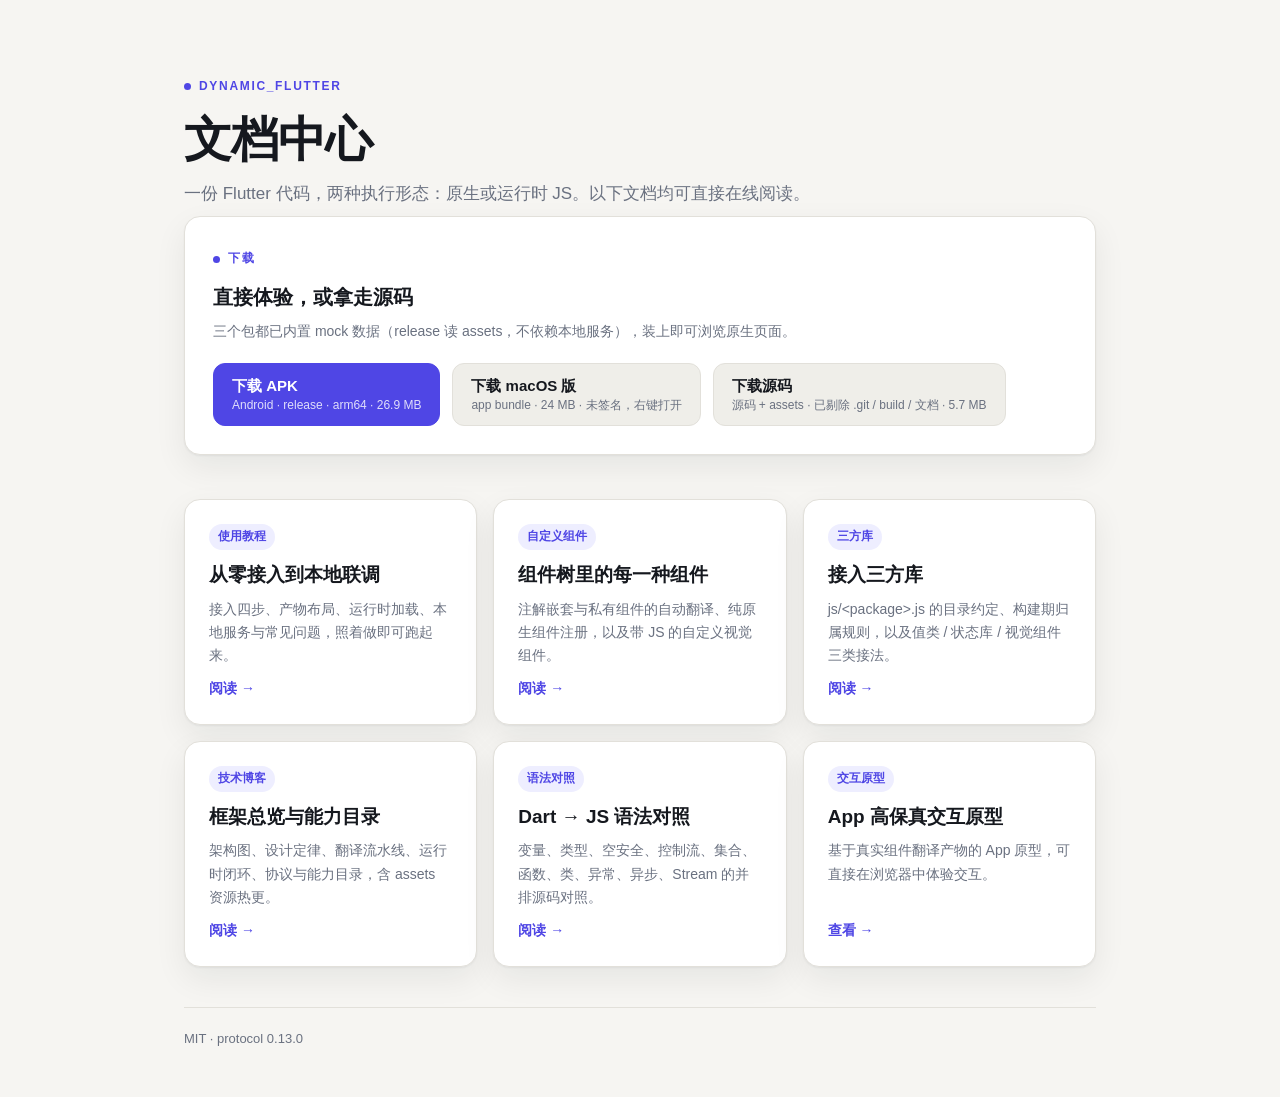
<file: docs/index.html>
<!DOCTYPE html>
<html lang="zh-CN">
<head>
<meta charset="utf-8">
<meta name="viewport" content="width=device-width, initial-scale=1">
<title>dynamic_flutter · 文档中心</title>
<meta http-equiv="refresh" content="0; url=blog/index.html">
<link rel="canonical" href="blog/index.html">
<style>
  :root{color-scheme:light dark}
  body{
    margin:0;min-height:100vh;display:grid;place-items:center;background:#f6f5f2;color:#15181e;
    font:16px/1.6 -apple-system,BlinkMacSystemFont,"Segoe UI","PingFang SC","Microsoft YaHei",sans-serif;
  }
  @media (prefers-color-scheme:dark){body{background:#0f1115;color:#eef0f4}}
  a{color:#4f46e5}
</style>
</head>
<body>
  <p>正在进入 <a href="blog/index.html">dynamic_flutter 文档中心</a>…</p>
</body>
</html>
</file>
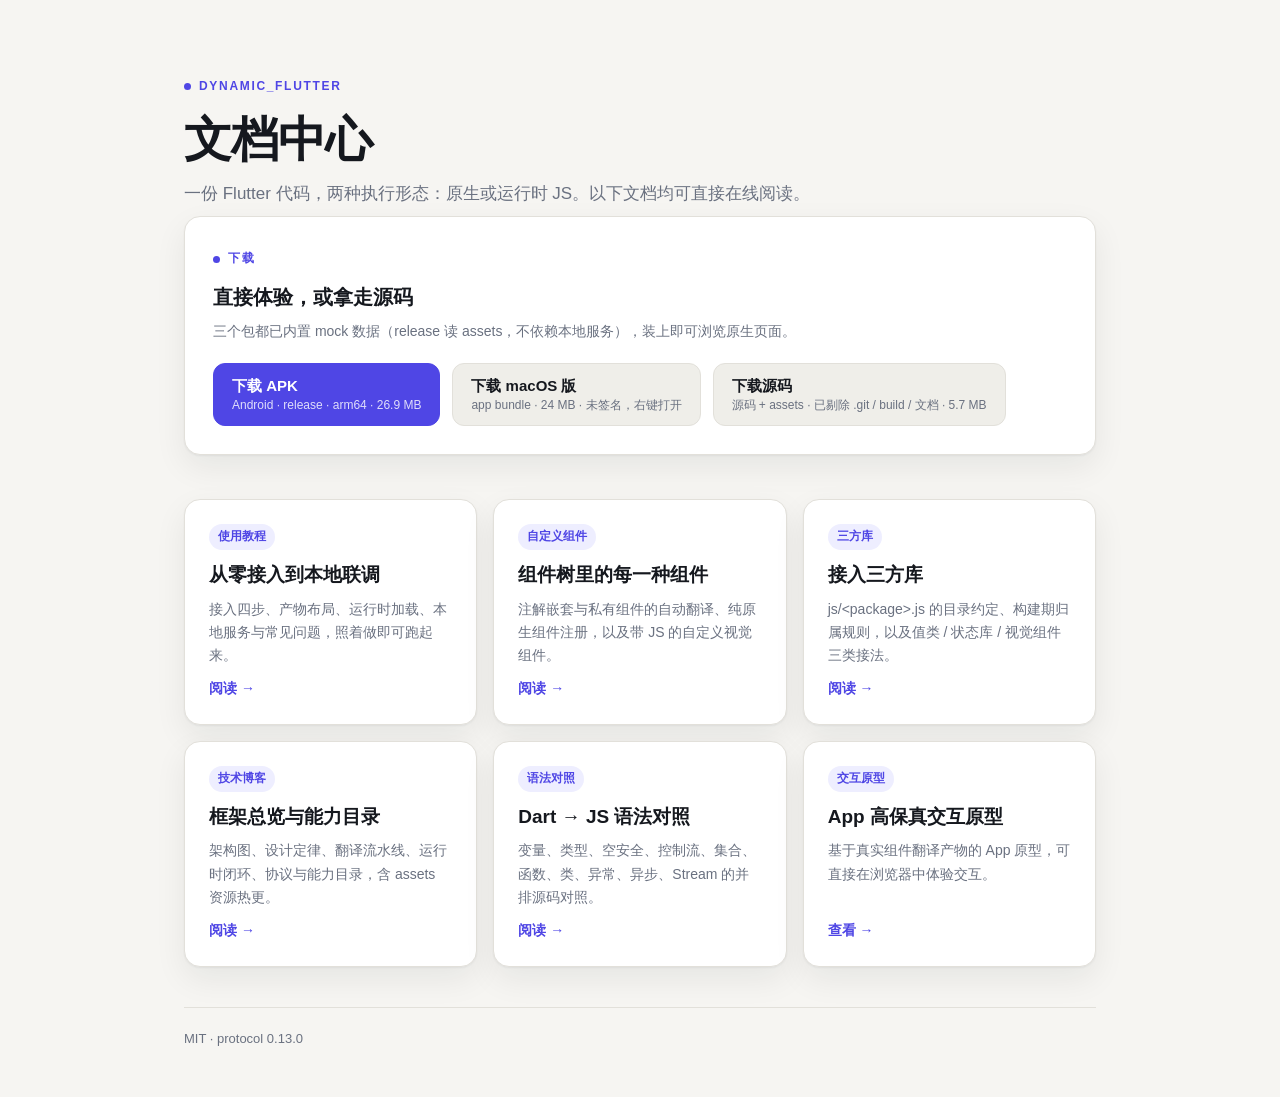
<file: docs/blog/index.html>
<!DOCTYPE html>
<html lang="zh-CN">
<head>
<meta charset="utf-8">
<meta name="viewport" content="width=device-width, initial-scale=1">
<title>dynamic_flutter · 文档中心</title>
<meta name="description" content="dynamic_flutter 文档中心：技术博客、Dart → JS 语法对照、App 高保真交互原型。">
<meta name="color-scheme" content="light dark">
<style>
  :root{
    --bg:#f6f5f2; --surface:#ffffff; --surface-2:#efeee9;
    --ink:#15181e; --ink-2:#343a45; --muted:#6a7180;
    --line:#e2e0da; --accent:#4f46e5; --accent-soft:#eef;
    --shadow:0 1px 2px rgba(20,24,30,.05),0 12px 32px rgba(20,24,30,.07);
  }
  @media (prefers-color-scheme: dark){
    :root{
      --bg:#0f1115; --surface:#171a20; --surface-2:#1e222a;
      --ink:#eef0f4; --ink-2:#c7ccd6; --muted:#8c93a1;
      --line:#2a2f38; --accent:#8b85ff; --accent-soft:#20203a;
      --shadow:0 1px 2px rgba(0,0,0,.4),0 16px 40px rgba(0,0,0,.35);
    }
  }
  *{box-sizing:border-box}
  body{
    margin:0; min-height:100vh; background:var(--bg); color:var(--ink);
    font:16px/1.65 -apple-system,BlinkMacSystemFont,"Segoe UI","PingFang SC","Hiragino Sans GB","Microsoft YaHei",sans-serif;
    -webkit-font-smoothing:antialiased;
  }
  main{max-width:960px;margin:0 auto;padding:72px 24px 48px}
  .eyebrow{
    display:inline-flex;align-items:center;gap:8px;font-size:12px;font-weight:700;
    letter-spacing:.14em;text-transform:uppercase;color:var(--accent);
  }
  .eyebrow::before{content:"";width:7px;height:7px;border-radius:50%;background:var(--accent)}
  h1{font-size:clamp(32px,5vw,48px);line-height:1.15;margin:14px 0 12px;letter-spacing:-.02em}
  header p{max-width:640px;margin:0;color:var(--muted);font-size:17px}
  .cards{display:grid;gap:16px;grid-template-columns:repeat(auto-fit,minmax(260px,1fr));margin:44px 0 36px}
  .card{
    display:flex;flex-direction:column;gap:10px;padding:24px;border:1px solid var(--line);
    border-radius:16px;background:var(--surface);box-shadow:var(--shadow);
    color:inherit;text-decoration:none;transition:transform .18s ease,border-color .18s ease;
  }
  .card:hover{transform:translateY(-3px);border-color:var(--accent)}
  .tag{
    align-self:flex-start;padding:3px 9px;border-radius:999px;background:var(--accent-soft);
    color:var(--accent);font-size:12px;font-weight:700;
  }
  .card h2{font-size:19px;line-height:1.35;margin:2px 0 0}
  .card p{margin:0;color:var(--muted);font-size:14px;flex:1}
  .go{color:var(--accent);font-size:14px;font-weight:700}
  /* 下载区：三个入口（APK / macOS / 源码） */
  .downloads{margin:8px 0 36px;padding:28px;border:1px solid var(--line);border-radius:16px;
    background:var(--surface);box-shadow:var(--shadow)}
  .downloads h2{font-size:20px;margin:10px 0 6px}
  .downloads p{margin:0 0 20px;color:var(--muted);font-size:14px}
  .download-actions{display:flex;flex-wrap:wrap;gap:12px}
  .btn{display:inline-flex;flex-direction:column;gap:2px;padding:12px 18px;border-radius:12px;
    border:1px solid var(--line);background:var(--surface-2);color:var(--ink);text-decoration:none;
    font-size:15px;font-weight:700;line-height:1.3;transition:transform .16s ease,border-color .16s ease}
  .btn:hover{transform:translateY(-2px);border-color:var(--accent)}
  .btn span{font-size:12px;font-weight:500;color:var(--muted)}
  .btn.primary{background:var(--accent);border-color:var(--accent);color:#fff}
  .btn.primary span{color:rgba(255,255,255,.82)}
  footer{margin-top:40px;padding-top:20px;border-top:1px solid var(--line);color:var(--muted);font-size:13px}
</style>
</head>
<body>
<main>
  <header>
    <span class="eyebrow">dynamic_flutter</span>
    <h1>文档中心</h1>
    <p>一份 Flutter 代码，两种执行形态：原生或运行时 JS。以下文档均可直接在线阅读。</p>
  </header>

  <section class="downloads">
    <span class="eyebrow">下载</span>
    <h2>直接体验，或拿走源码</h2>
    <p>三个包都已内置 mock 数据（release 读 assets，不依赖本地服务），装上即可浏览原生页面。</p>
    <div class="download-actions">
      <a class="btn primary" href="../downloads/dynamic_flutter-android.apk" data-path="downloads/dynamic_flutter-android.apk" download>
        下载 APK <span>Android · release · arm64 · 26.9 MB</span>
      </a>
      <a class="btn" href="../downloads/dynamic_flutter-macos.zip" data-path="downloads/dynamic_flutter-macos.zip" download>
        下载 macOS 版 <span>app bundle · 24 MB · 未签名，右键打开</span>
      </a>
      <a class="btn" href="../downloads/dynamic_flutter-source.zip" data-path="downloads/dynamic_flutter-source.zip" download>
        下载源码 <span>源码 + assets · 已剔除 .git / build / 文档 · 5.7 MB</span>
      </a>
    </div>
  </section>

  <section class="cards">
    <a class="card" href="getting-started.html">
      <span class="tag">使用教程</span>
      <h2>从零接入到本地联调</h2>
      <p>接入四步、产物布局、运行时加载、本地服务与常见问题，照着做即可跑起来。</p>
      <span class="go">阅读 →</span>
    </a>
    <a class="card" href="custom-components.html">
      <span class="tag">自定义组件</span>
      <h2>组件树里的每一种组件</h2>
      <p>注解嵌套与私有组件的自动翻译、纯原生组件注册，以及带 JS 的自定义视觉组件。</p>
      <span class="go">阅读 →</span>
    </a>
    <a class="card" href="third-party.html">
      <span class="tag">三方库</span>
      <h2>接入三方库</h2>
      <p>js/&lt;package&gt;.js 的目录约定、构建期归属规则，以及值类 / 状态库 / 视觉组件三类接法。</p>
      <span class="go">阅读 →</span>
    </a>
    <a class="card" href="tech-blog.html">
      <span class="tag">技术博客</span>
      <h2>框架总览与能力目录</h2>
      <p>架构图、设计定律、翻译流水线、运行时闭环、协议与能力目录，含 assets 资源热更。</p>
      <span class="go">阅读 →</span>
    </a>
    <a class="card" href="dart2js-compare.html">
      <span class="tag">语法对照</span>
      <h2>Dart → JS 语法对照</h2>
      <p>变量、类型、空安全、控制流、集合、函数、类、异常、异步、Stream 的并排源码对照。</p>
      <span class="go">阅读 →</span>
    </a>
    <a class="card" href="app-prototype.html">
      <span class="tag">交互原型</span>
      <h2>App 高保真交互原型</h2>
      <p>基于真实组件翻译产物的 App 原型，可直接在浏览器中体验交互。</p>
      <span class="go">查看 →</span>
    </a>
  </section>


  <footer>MIT · protocol 0.13.0</footer>
</main>
<script>
  // 线上预览（html-preview.github.io 等）里相对路径会解析到预览域名下 → 404；
  // 本地 file:// 打开则直接读仓库里的 ../downloads/。这里按运行位置切换基址。
  (function () {
    var raw = 'https://github.com/JDongKhan/dynamic_flutter/raw/main/docs/';
    var isLocal = location.protocol === 'file:' || location.hostname === 'localhost' || location.hostname === '127.0.0.1';
    if (isLocal) return;
    document.querySelectorAll('a[data-path]').forEach(function (a) {
      a.href = raw + a.dataset.path;
    });
  })();
</script>
</body>
</html>
</file>
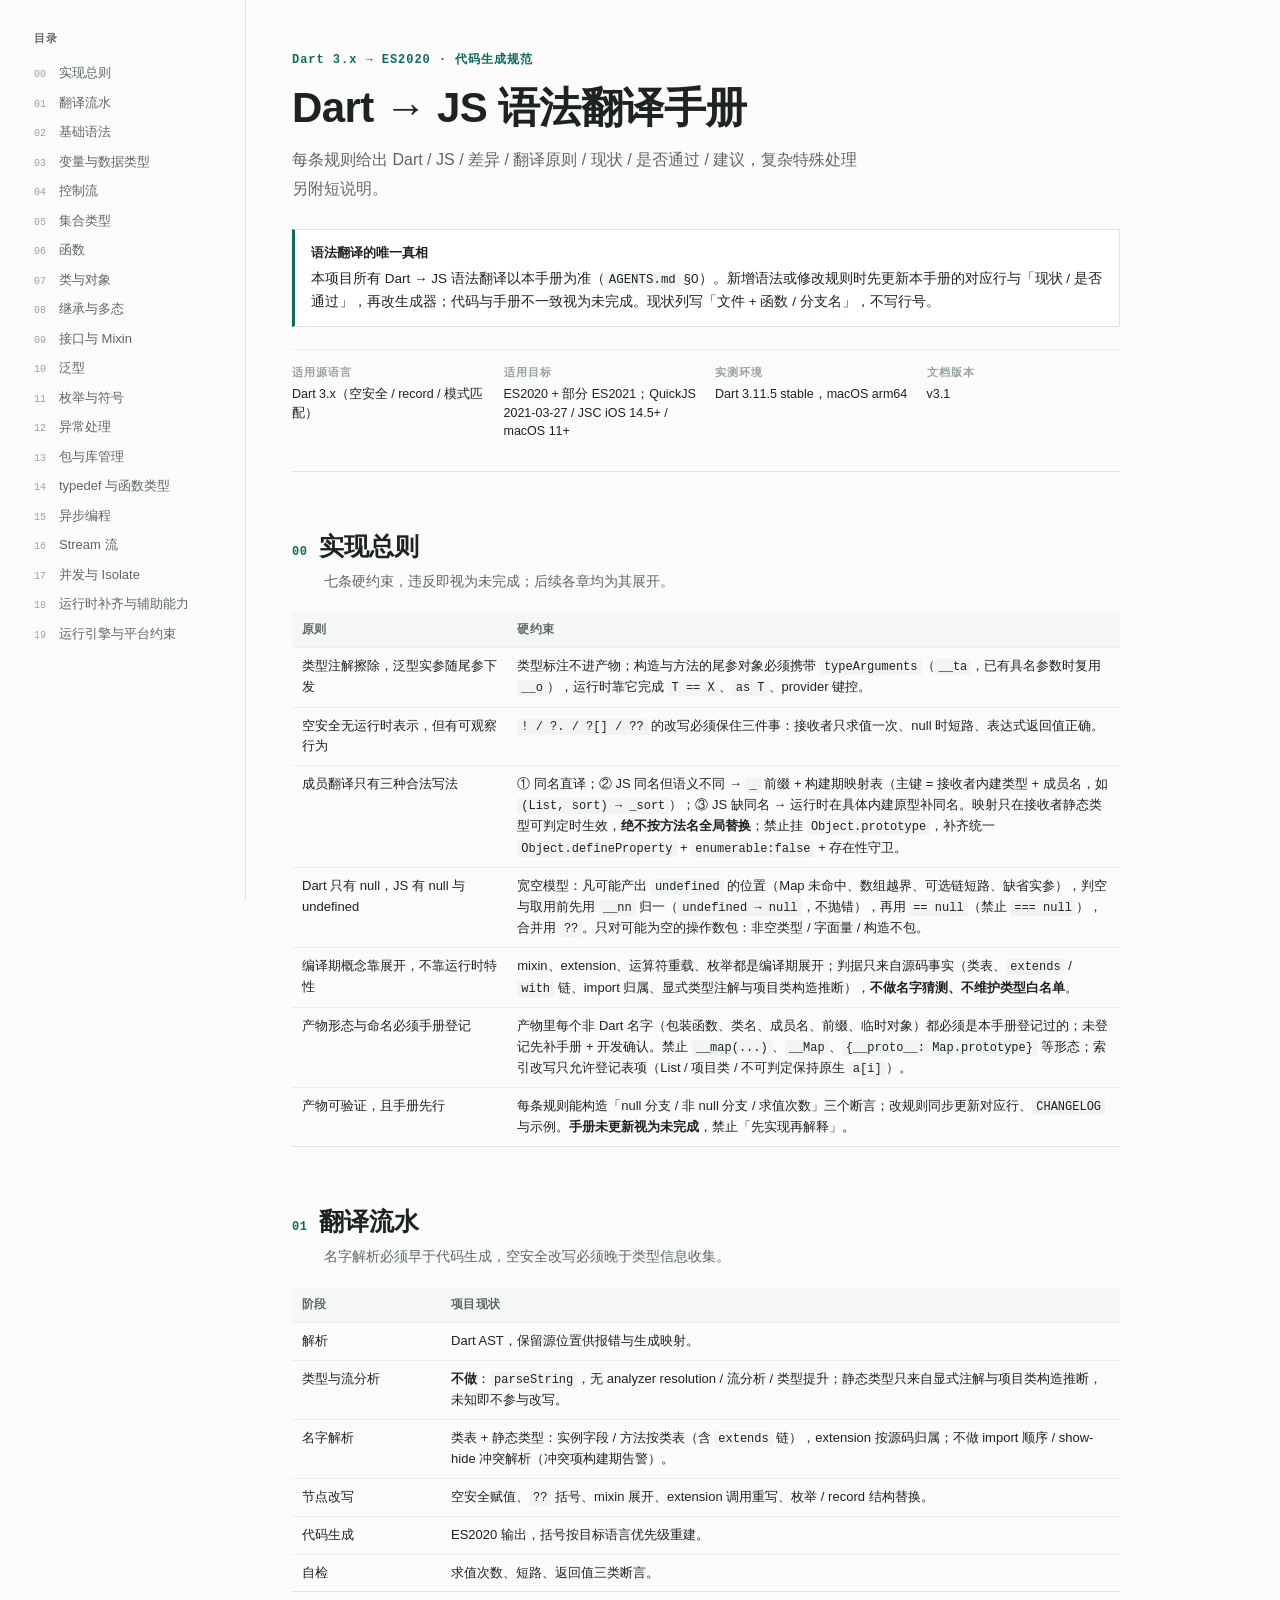
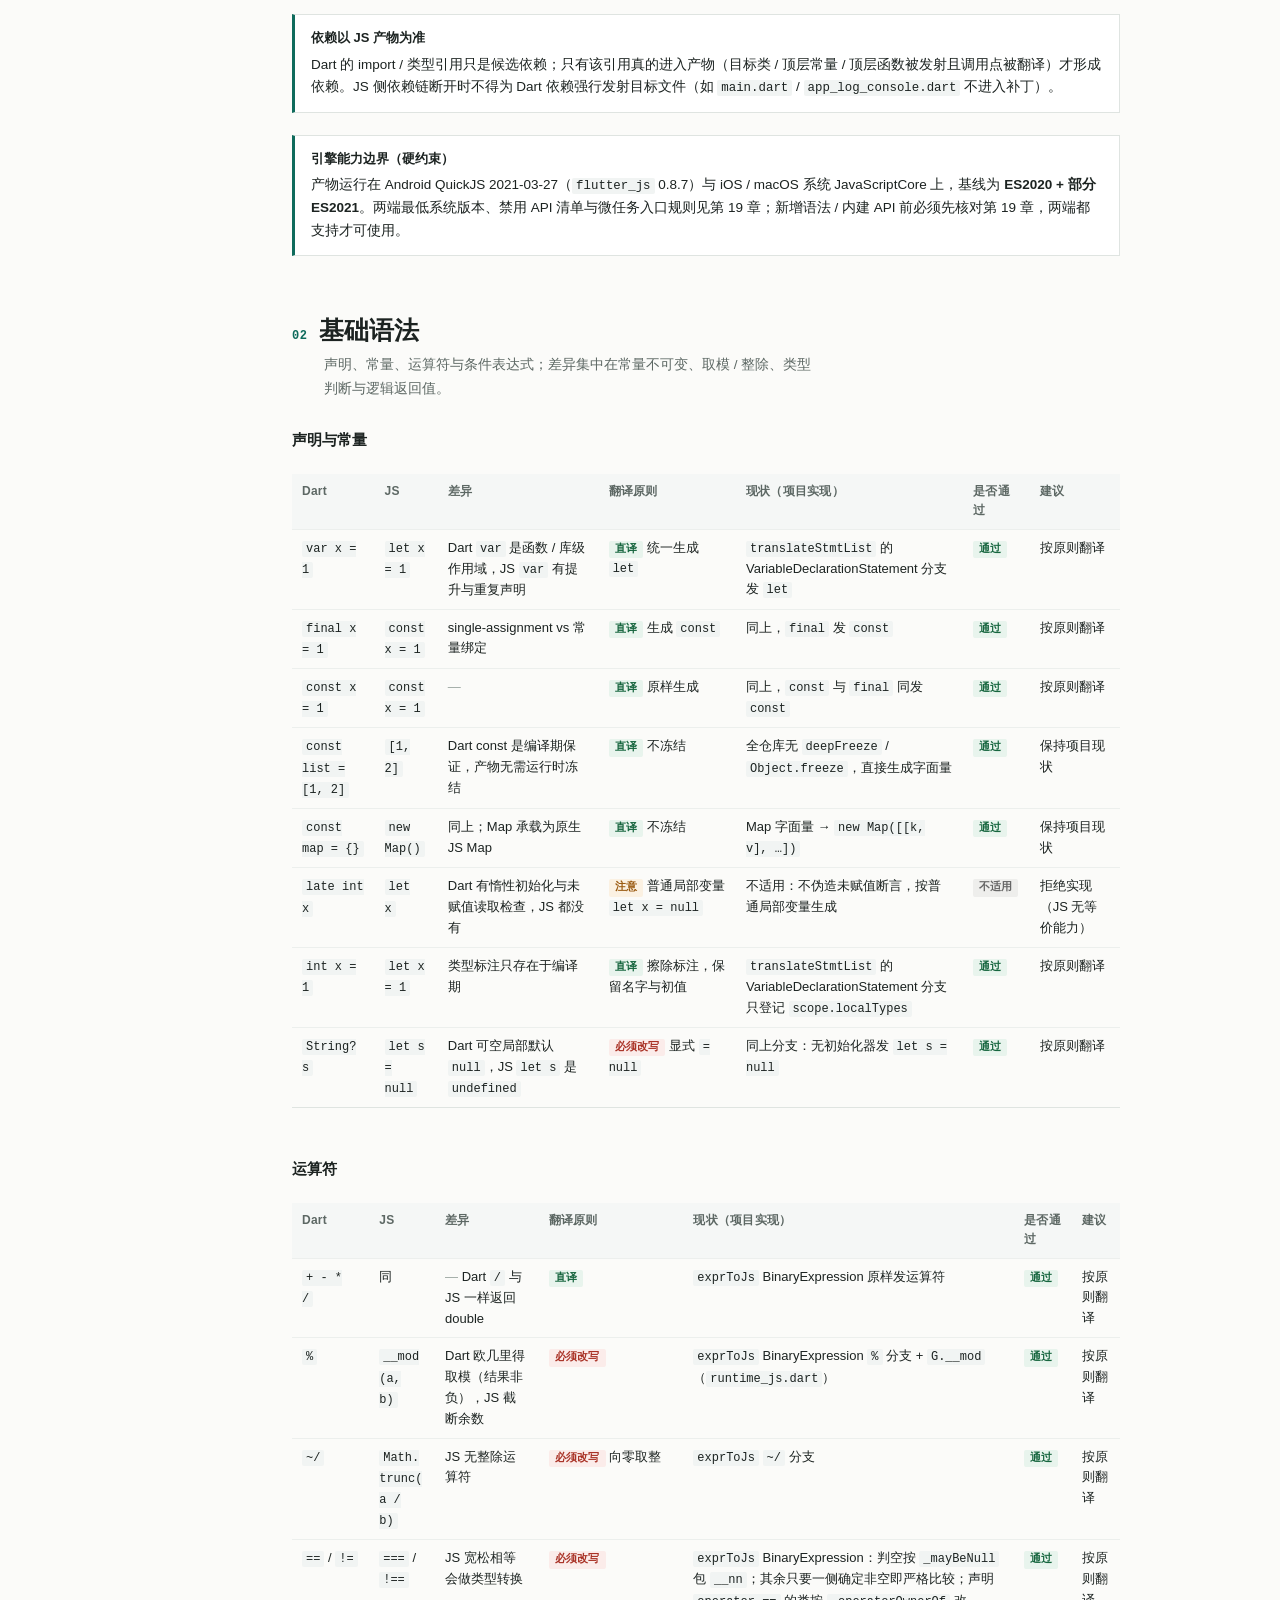
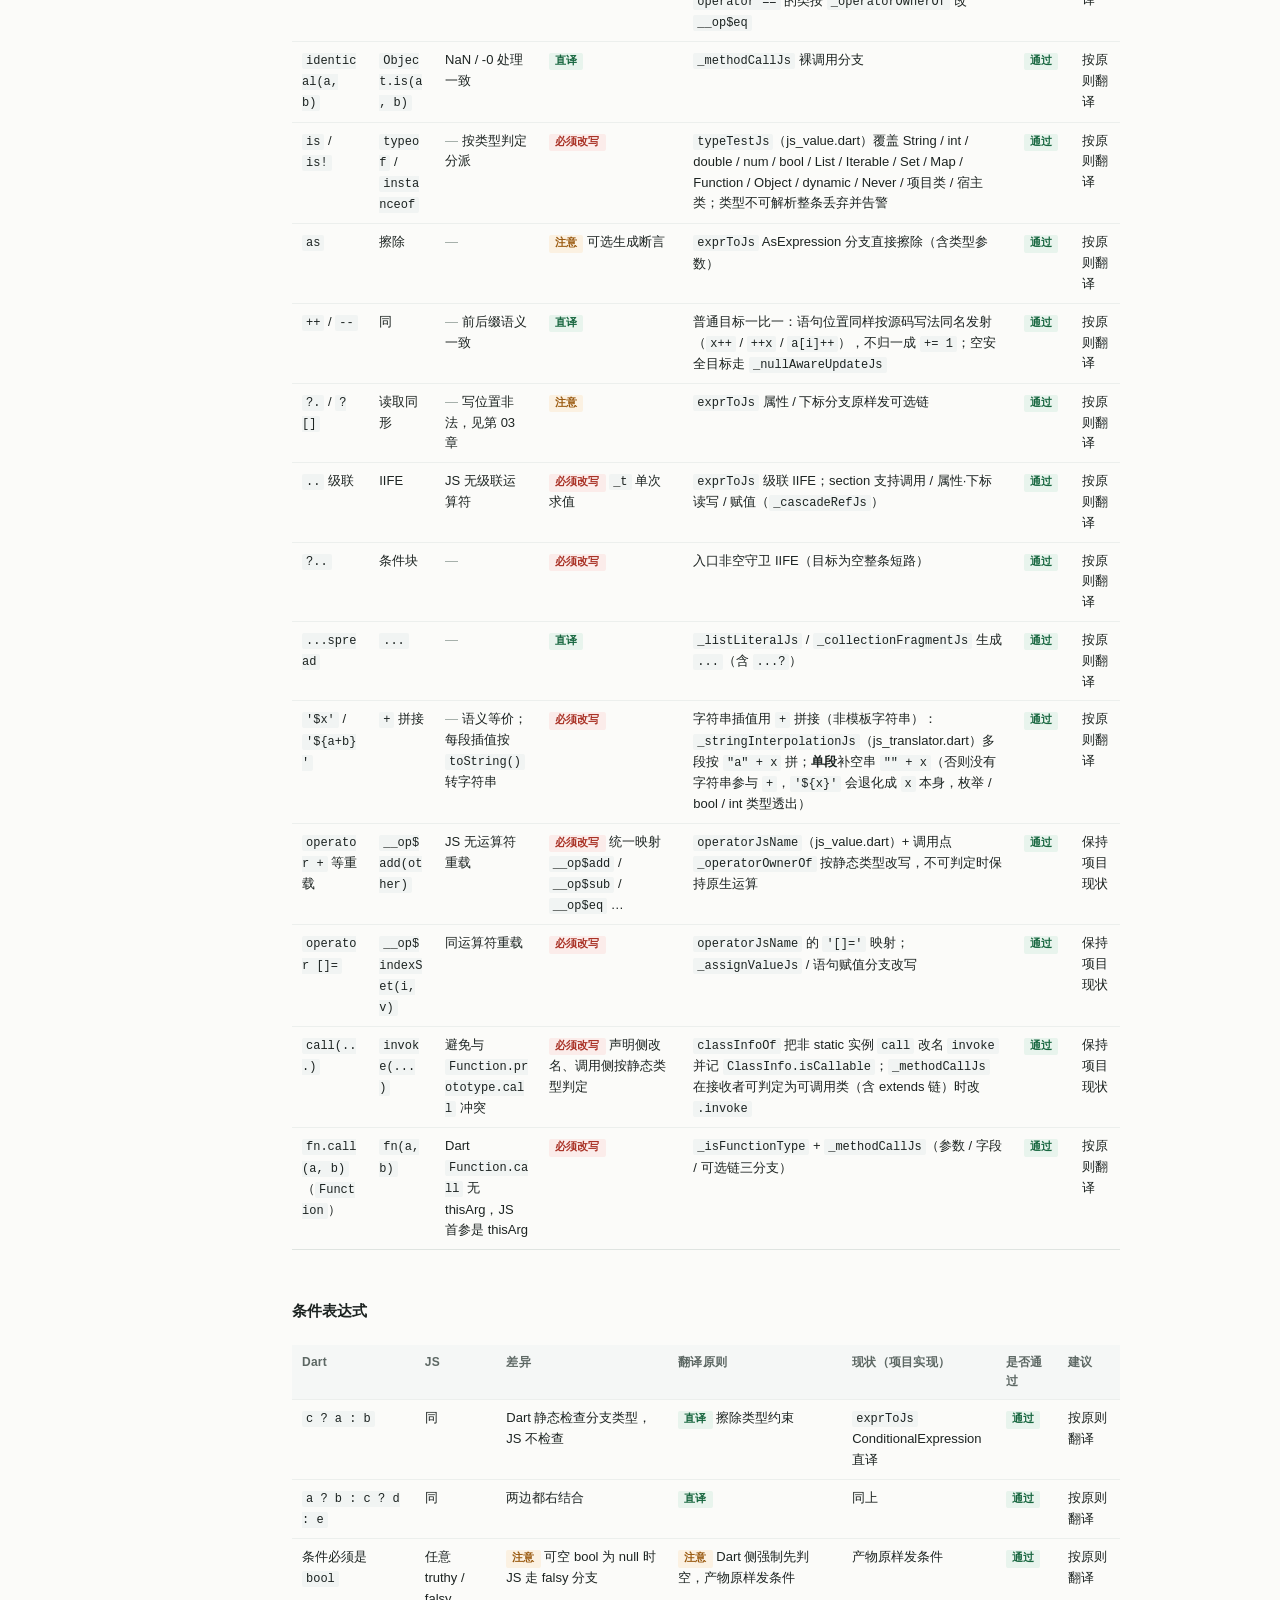
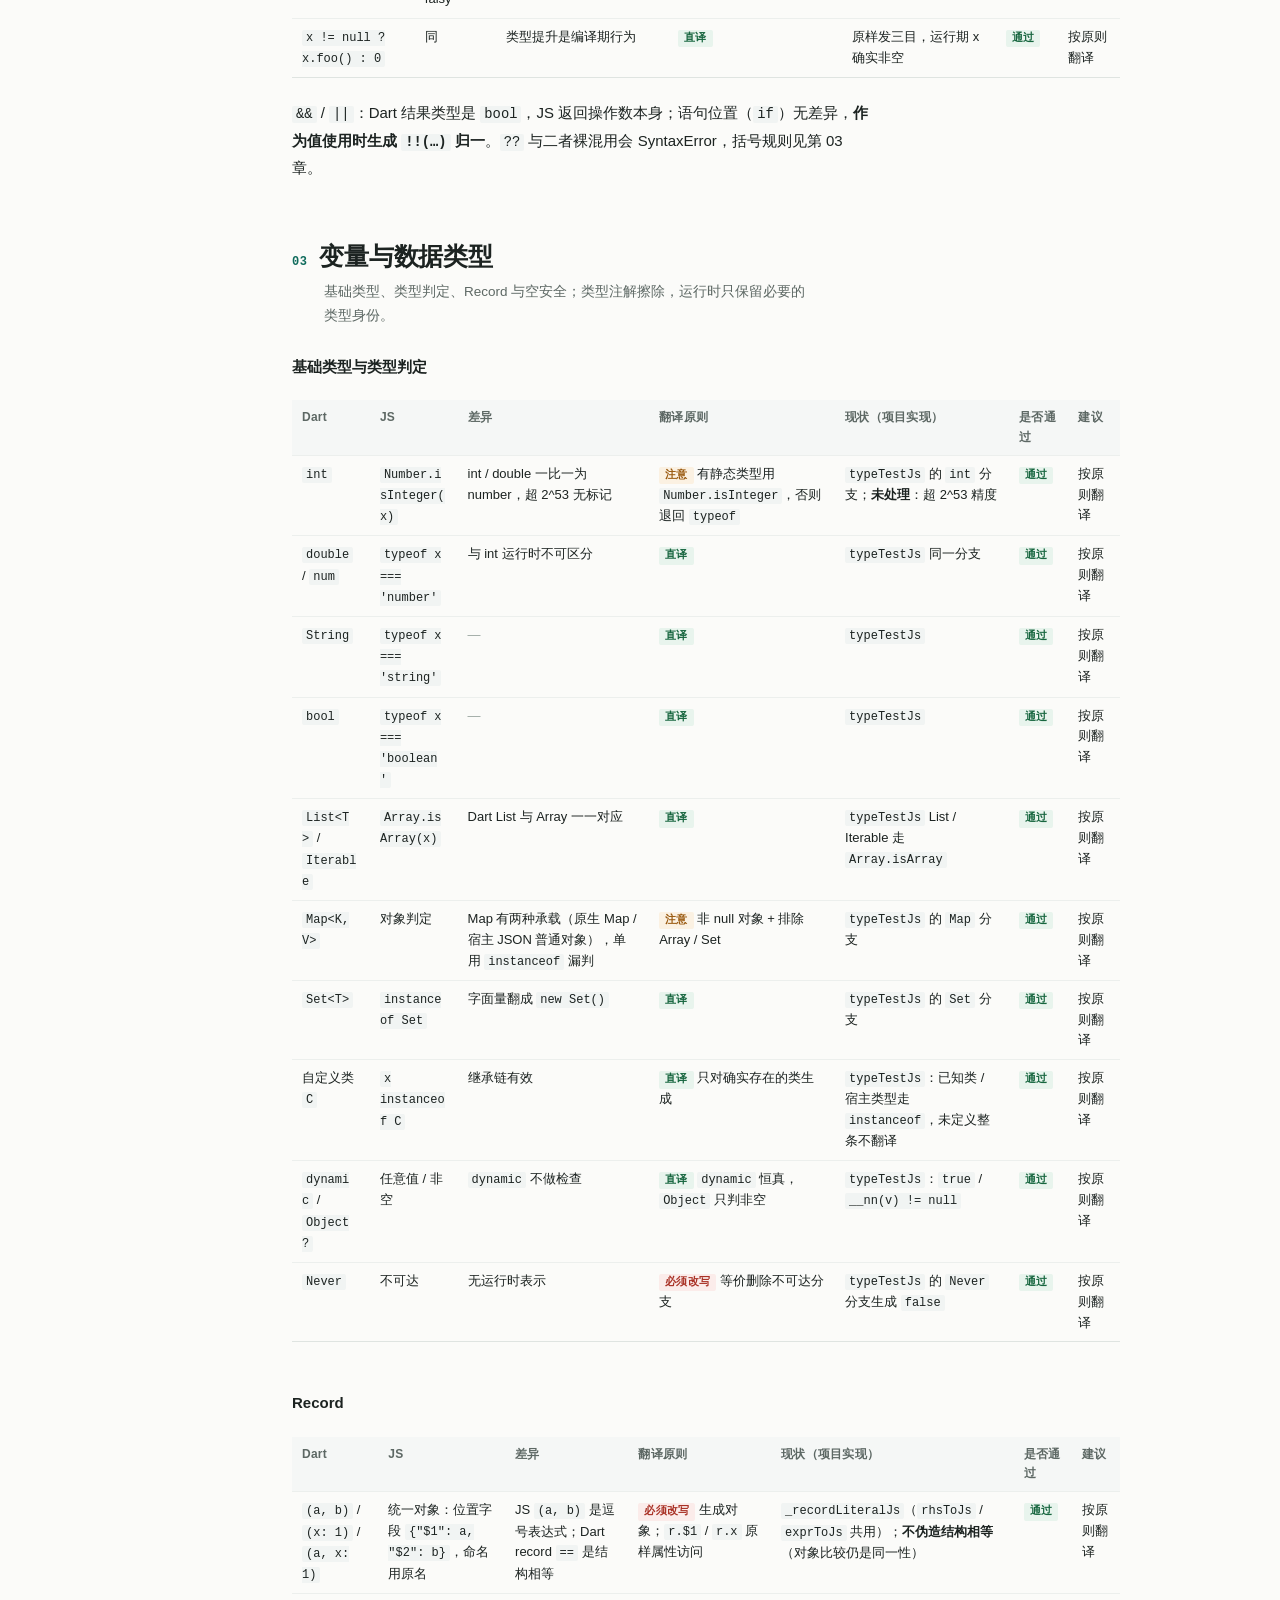
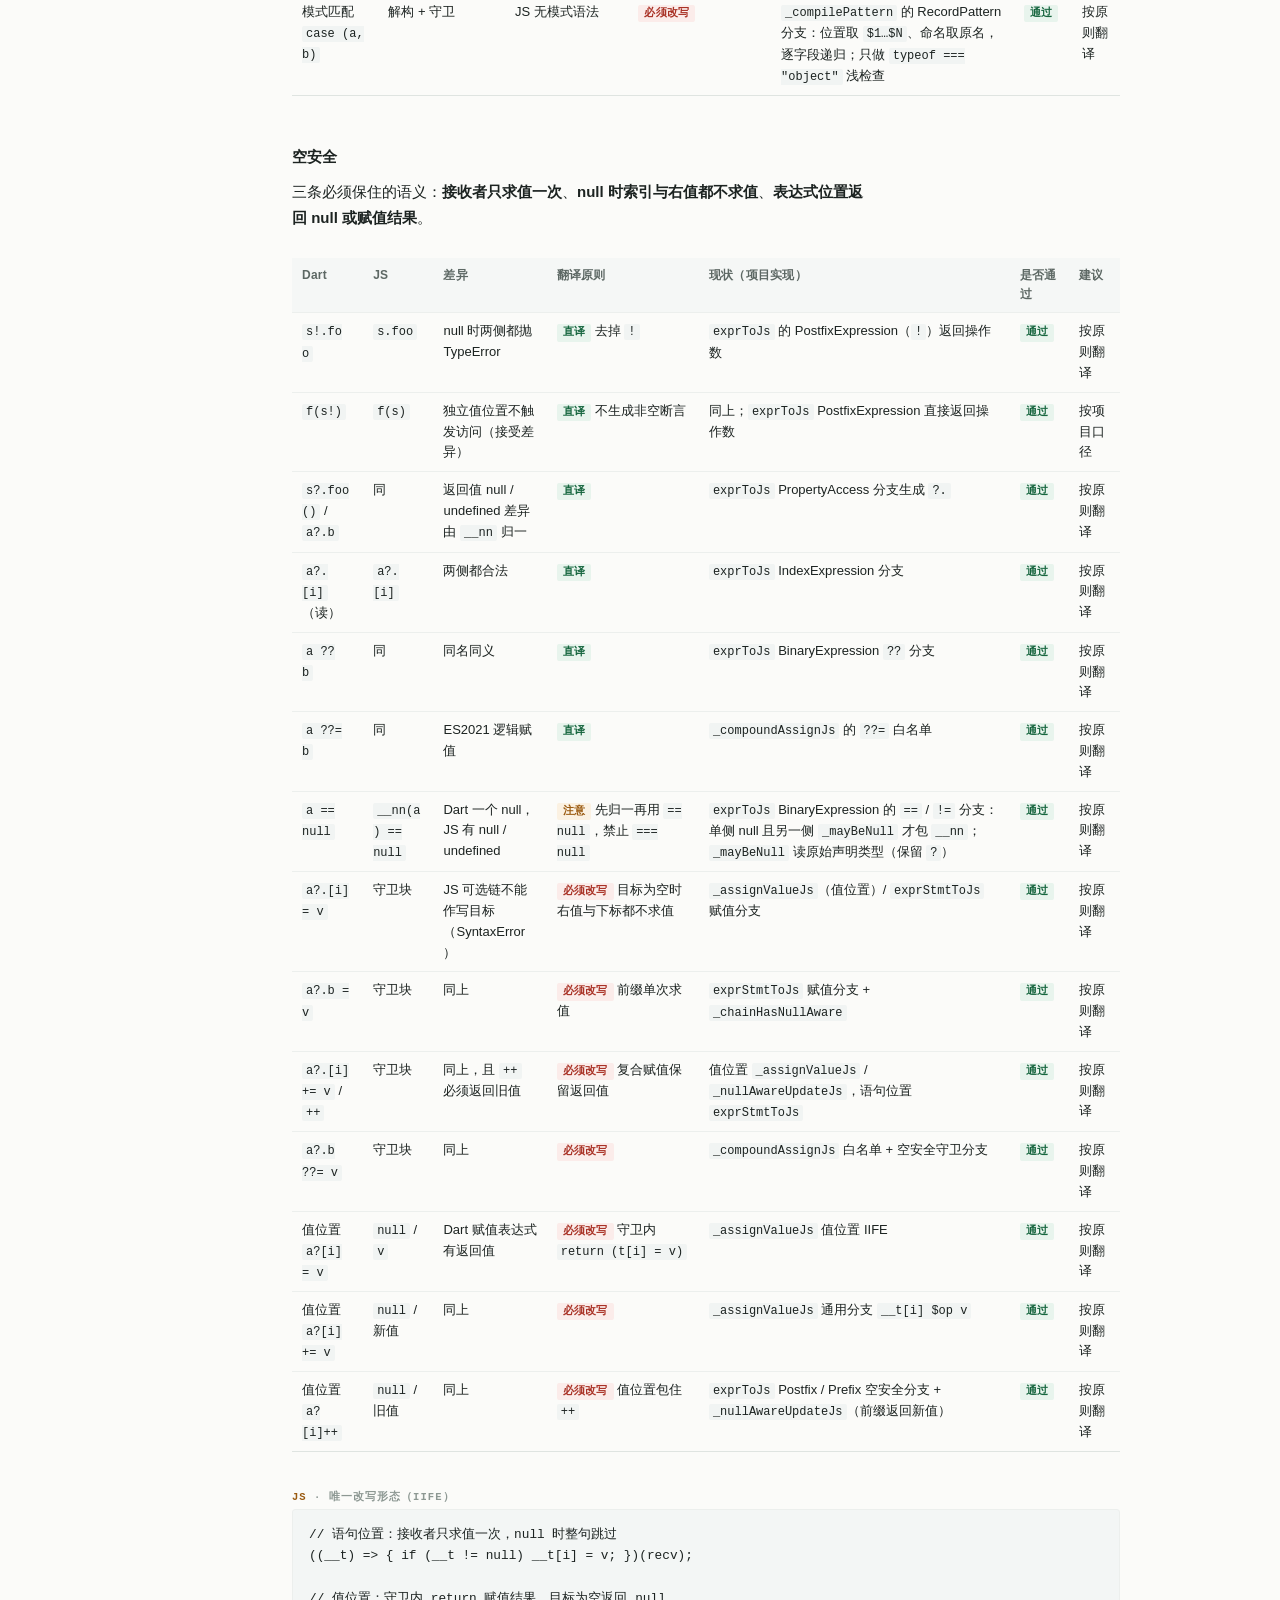
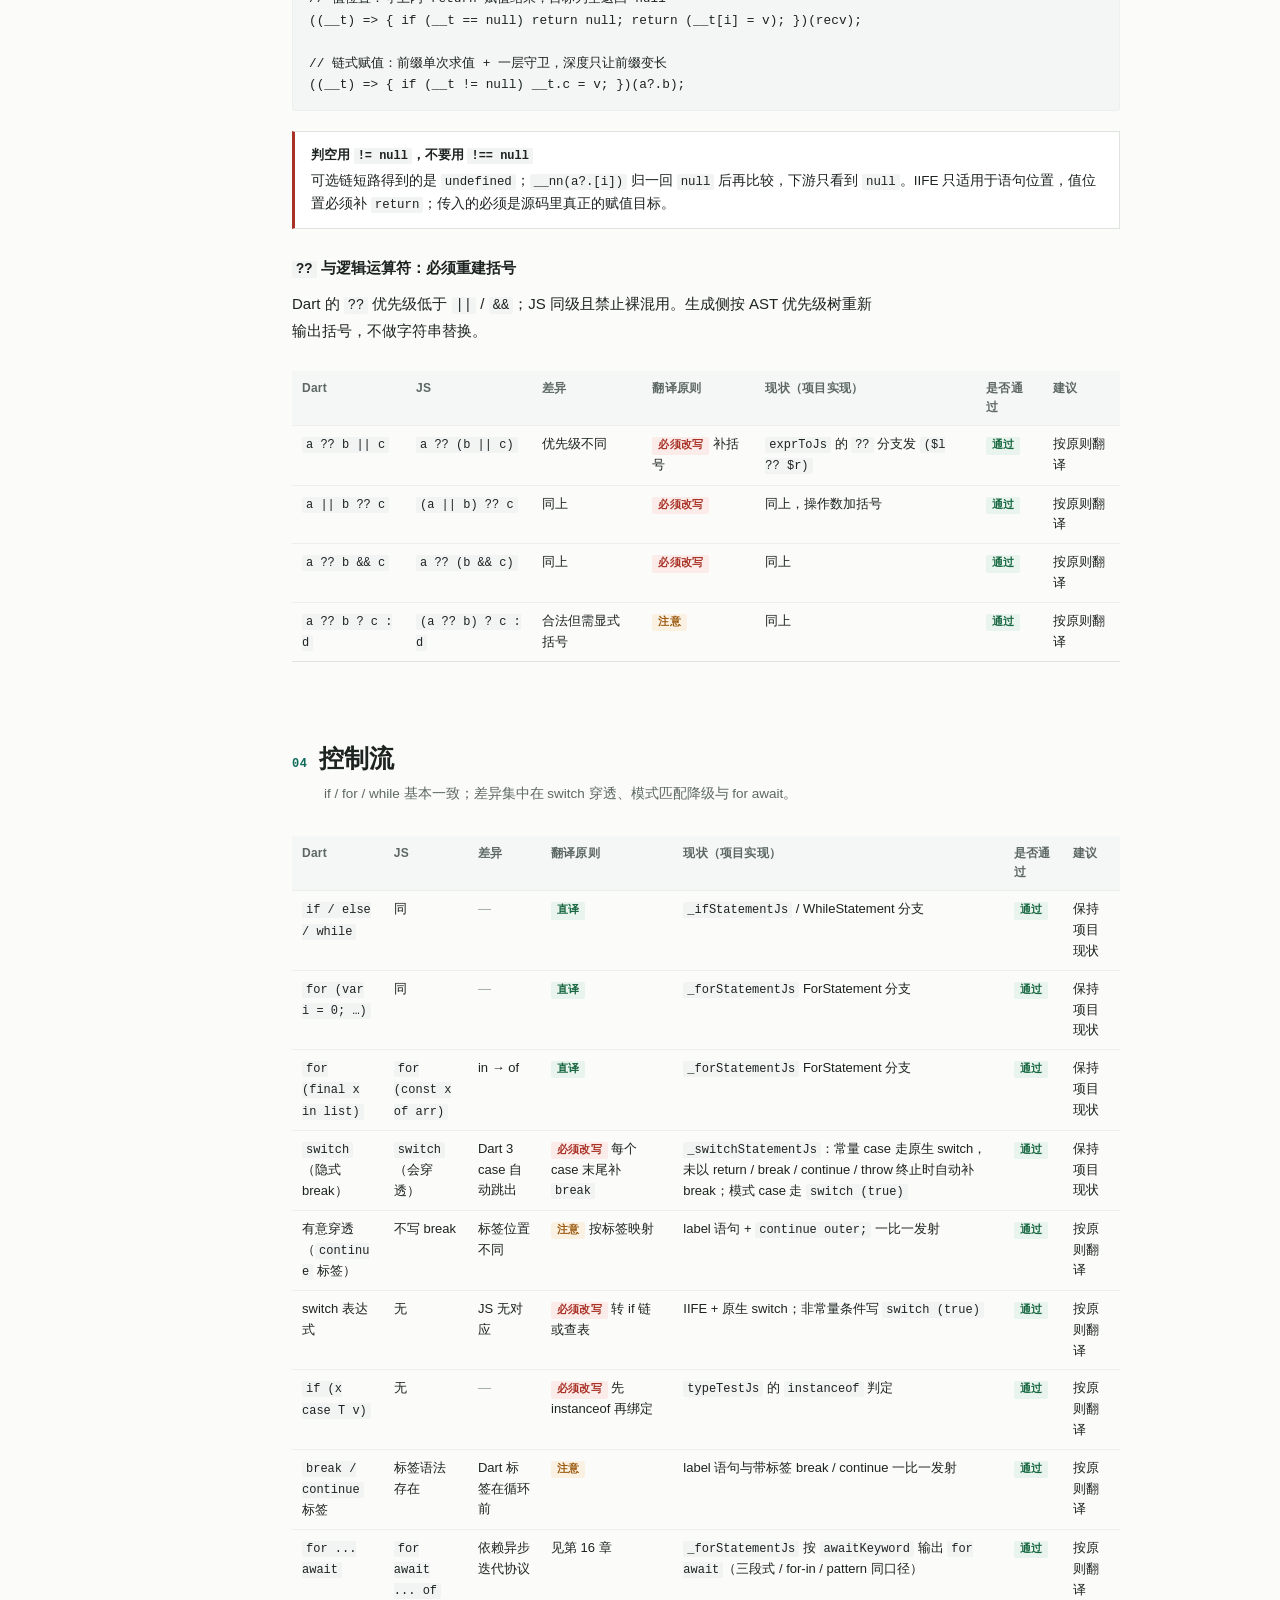
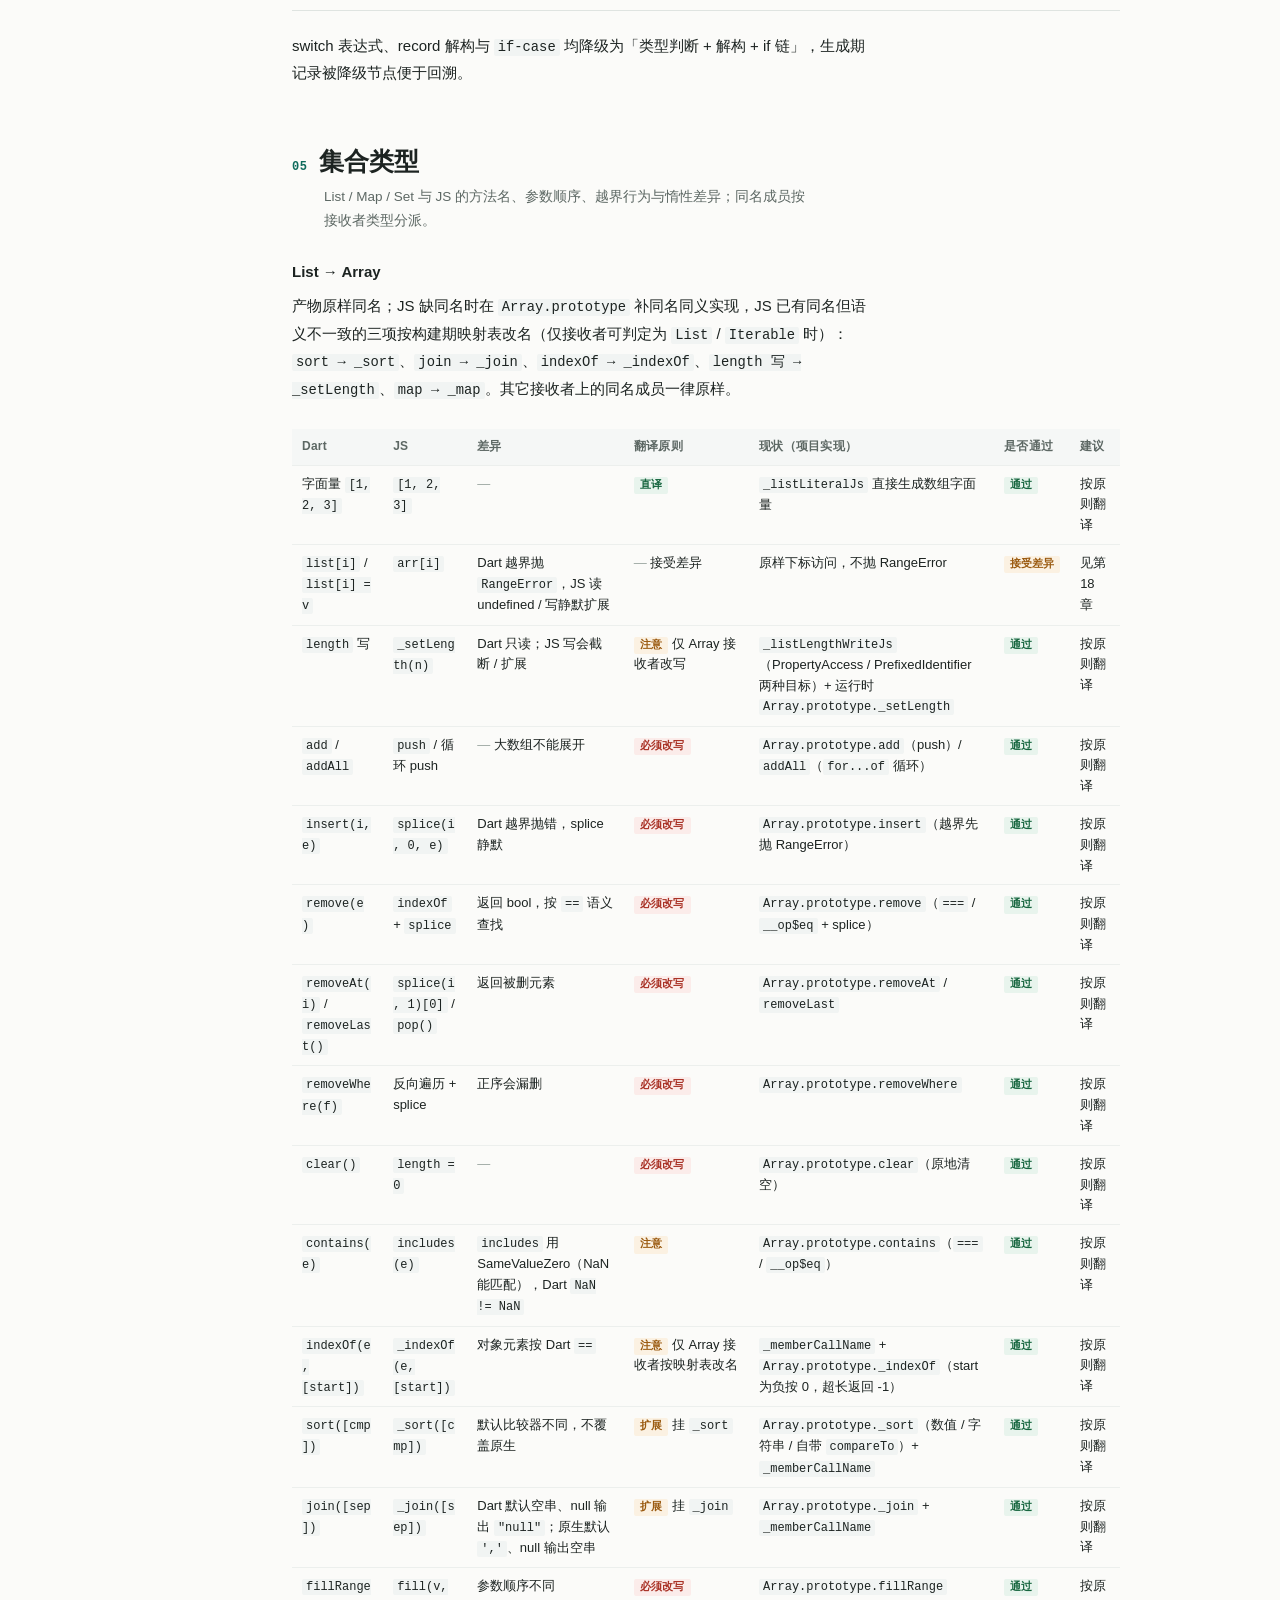
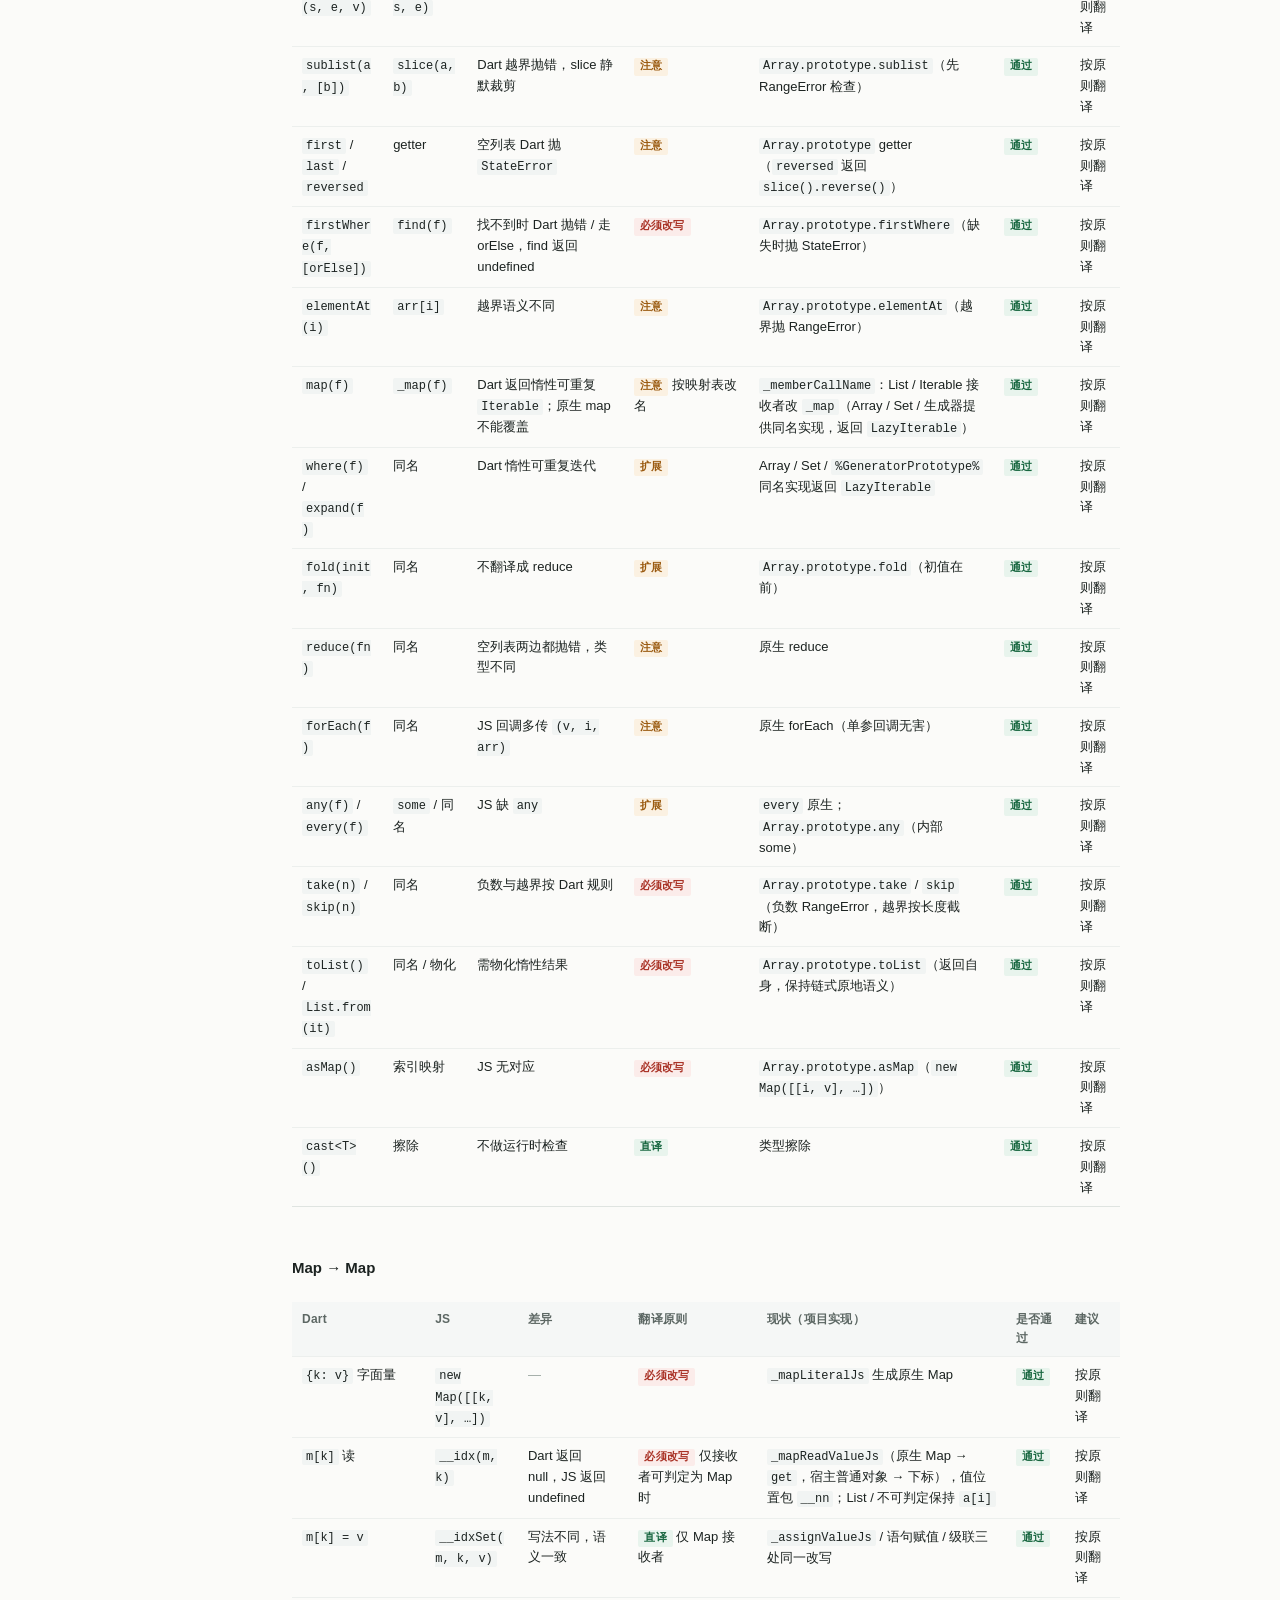
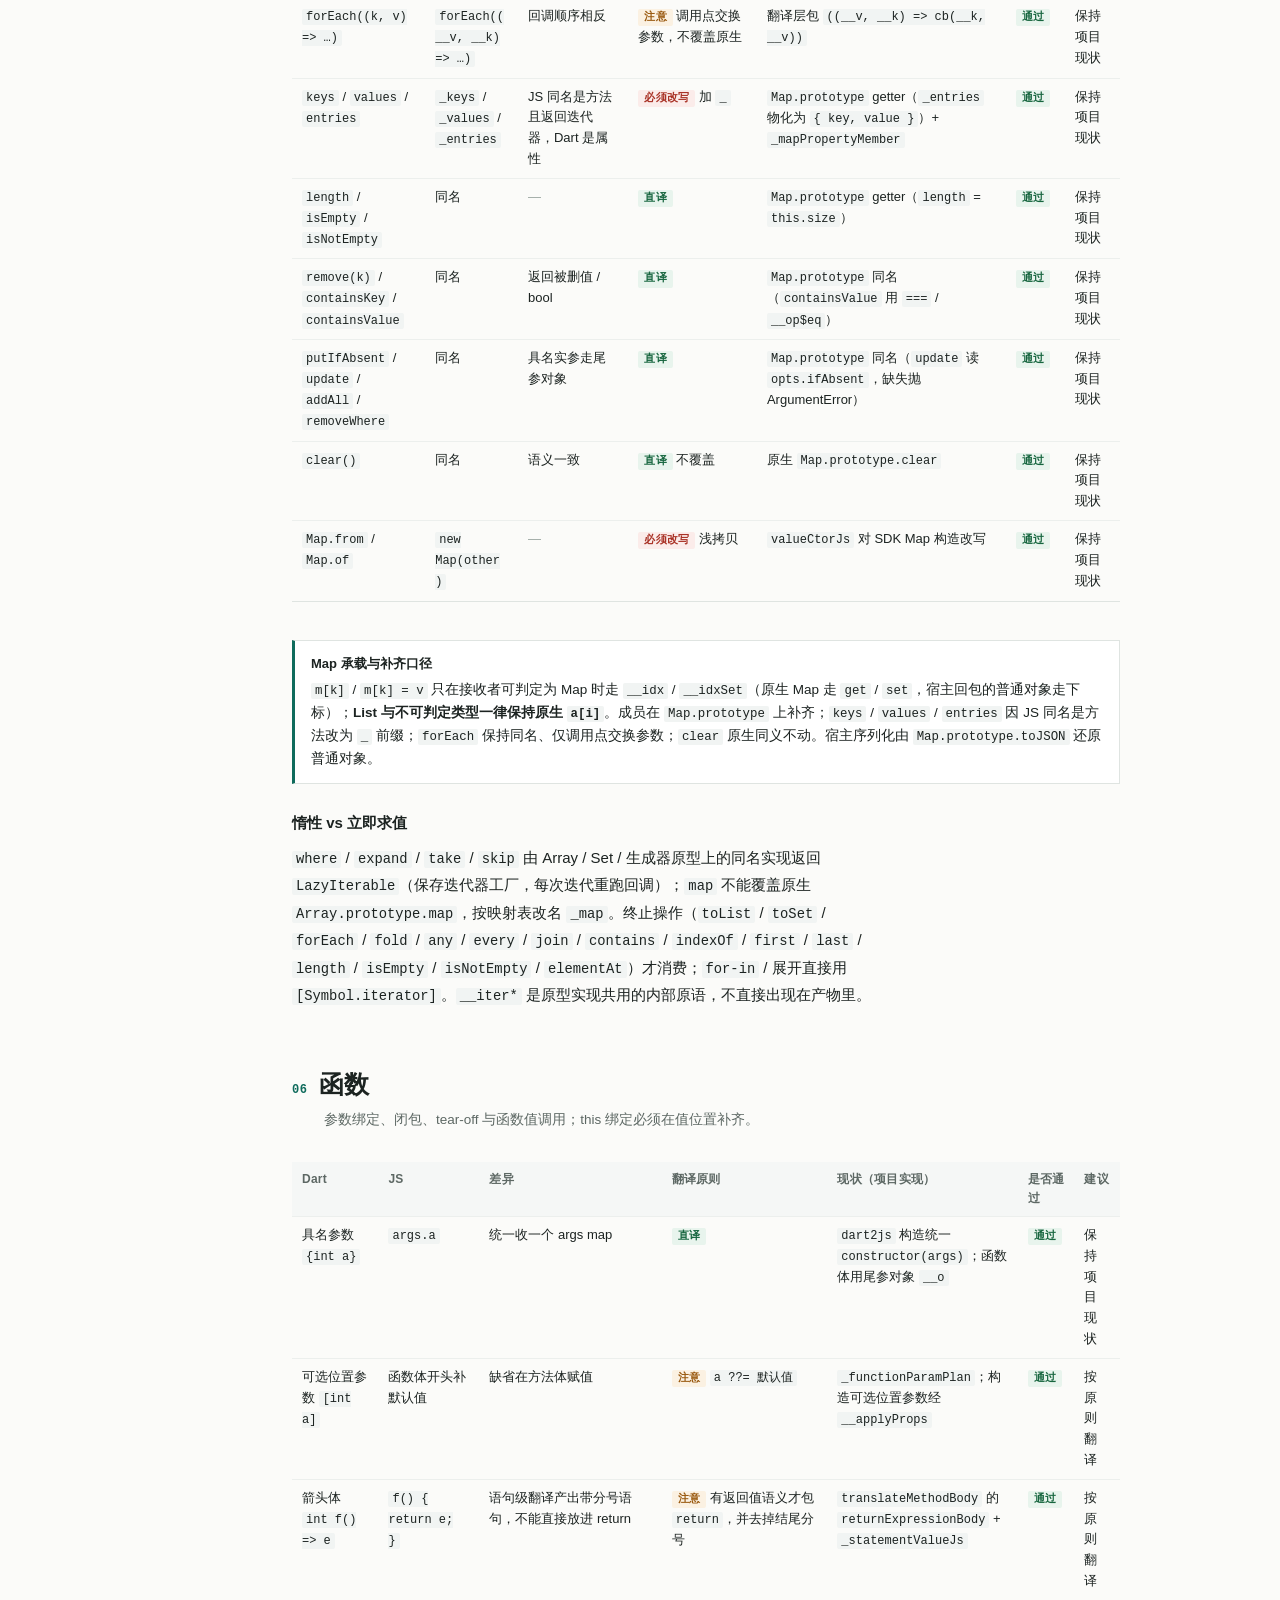
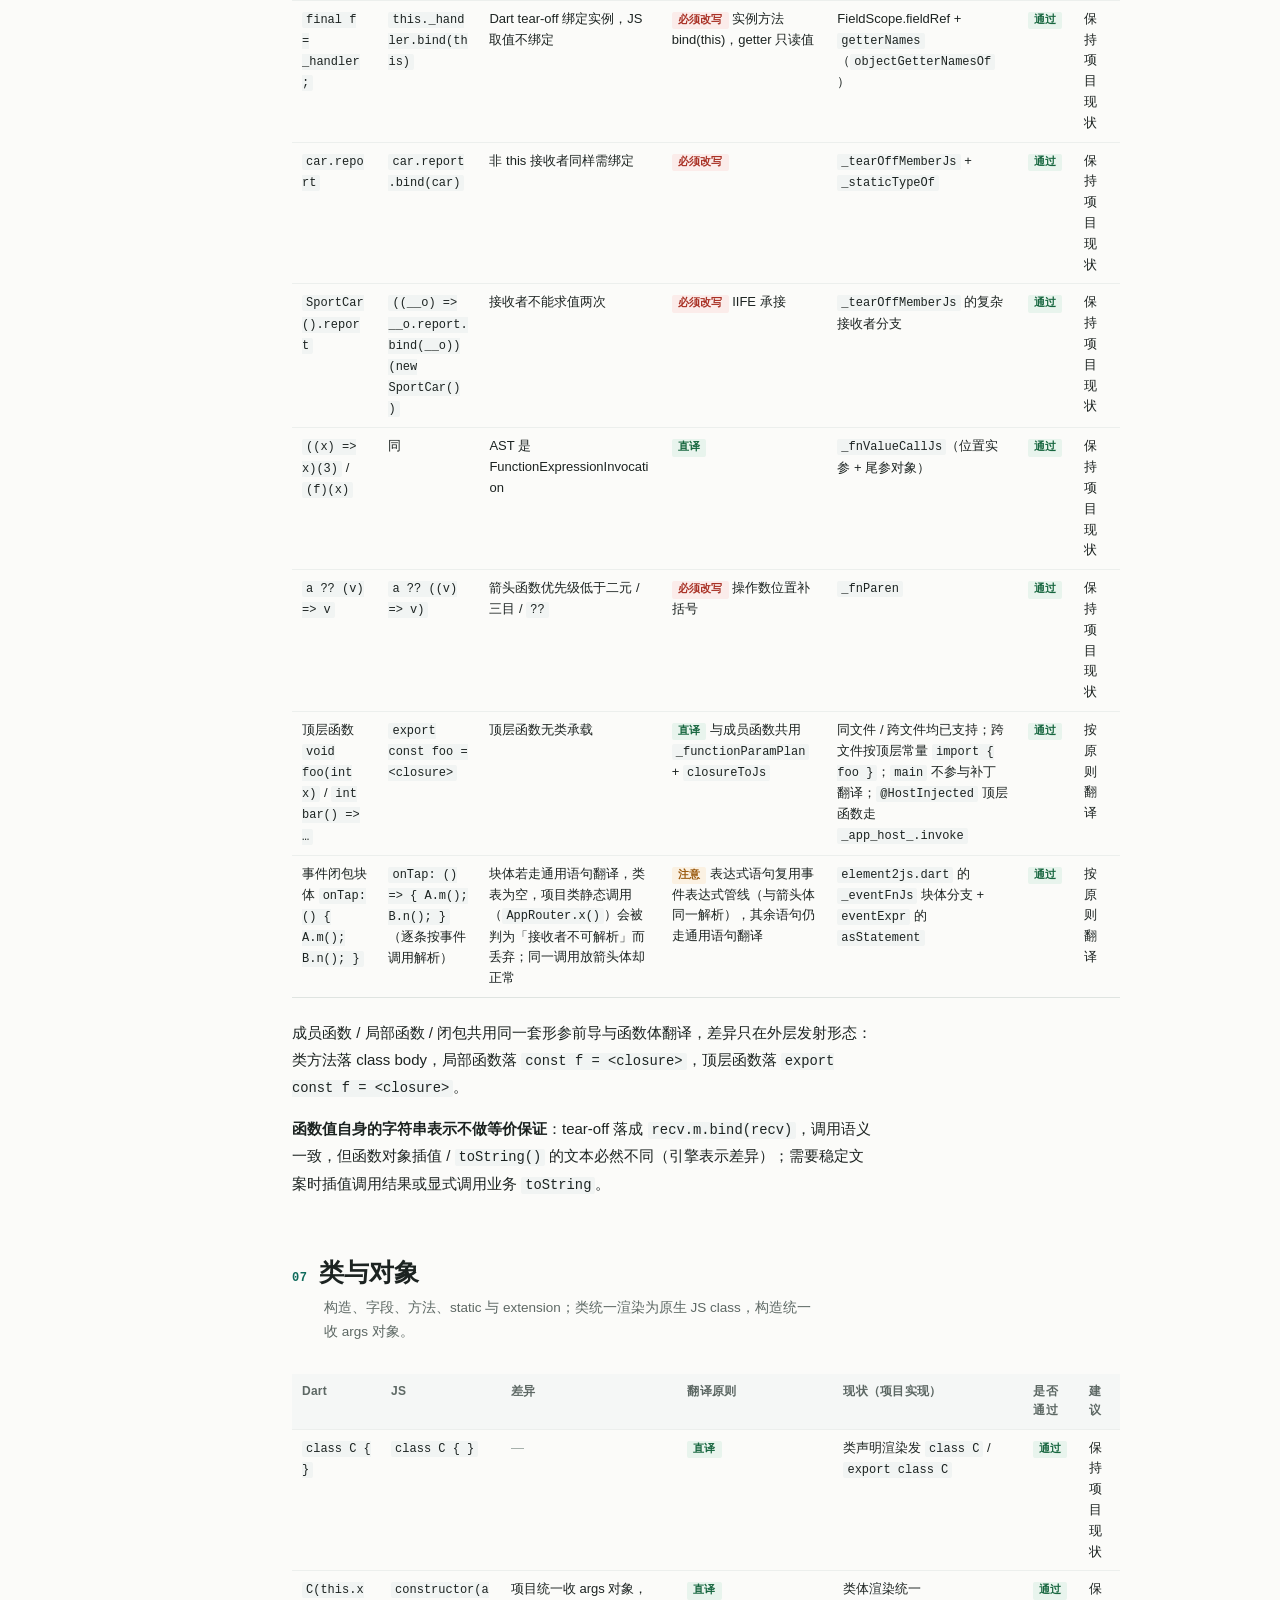
<file: dart2js-syntax-reference/Dart转JS语法翻译手册.html>
<!DOCTYPE html>
<html lang="zh-CN">
<head>
<meta charset="UTF-8">
<meta name="viewport" content="width=device-width, initial-scale=1">
<title>Dart → JS 语法翻译手册</title>
<link rel="icon" href="data:image/svg+xml,%3Csvg xmlns='http://www.w3.org/2000/svg' viewBox='0 0 32 32'%3E%3Crect width='32' height='32' fill='%230f6b5c'/%3E%3Ctext x='16' y='22' font-family='monospace' font-size='16' fill='%23ffffff' text-anchor='middle'%3E%3C/%3E%3C/svg%3E">
<style>
:root{
  --bg:#fbfbf9;--ink:#1c2321;--ink-soft:#5d6864;--line:#dfe4e1;--line-soft:#ecefed;
  --accent:#0f6b5c;--accent-soft:#e9f3f0;--danger:#a93226;--danger-soft:#fbecea;
  --warn:#9a5a10;--warn-soft:#fbf1e2;--ok:#17663f;--ok-soft:#e8f4ed;
  --code-bg:#f3f6f5;--mono:"SF Mono",ui-monospace,Menlo,Consolas,"Liberation Mono",monospace;
}
*{box-sizing:border-box}
html{scroll-behavior:smooth;scroll-padding-top:24px}
body{
  margin:0;background:var(--bg);color:var(--ink);
  font-family:-apple-system,BlinkMacSystemFont,"PingFang SC","Hiragino Sans GB","Microsoft YaHei",sans-serif;
  font-size:15px;line-height:1.78;-webkit-font-smoothing:antialiased;
}
.layout{display:grid;grid-template-columns:236px minmax(0,1fr);max-width:1260px;margin:0 auto}
.toc{position:sticky;top:0;height:100vh;overflow-y:auto;padding:34px 18px 40px;border-right:1px solid var(--line)}
.toc-title{font:600 11px/1 var(--mono);letter-spacing:.12em;color:var(--ink-soft);margin:0 0 14px;padding-left:6px}
.toc ol{list-style:none;margin:0;padding:0}
.toc li{margin:0 0 2px}
.toc a{display:flex;gap:9px;align-items:baseline;padding:4px 6px;color:var(--ink-soft);text-decoration:none;font-size:13px;line-height:1.5;border-radius:2px}
.toc a:hover{background:var(--accent-soft);color:var(--accent)}
.toc a .n{font:500 10px/1 var(--mono);color:#9aa5a0;min-width:16px}
.doc{padding:52px 46px 100px;max-width:920px;min-width:0}
.masthead{padding-bottom:30px;border-bottom:1px solid var(--line);margin-bottom:8px}
.kicker{font:600 12px/1.4 var(--mono);letter-spacing:.08em;color:var(--accent);margin:0 0 14px}
h1{font-size:clamp(27px,3.6vw,42px);line-height:1.18;letter-spacing:-.015em;margin:0 0 14px;font-weight:700}
.lede{font-size:16px;color:var(--ink-soft);max-width:64ch;margin:0 0 26px}
.meta{display:grid;grid-template-columns:repeat(4,minmax(0,1fr));gap:18px;margin:0;padding:18px 0 0;border-top:1px solid var(--line-soft)}
.meta div{min-width:0}
.meta dt{font:600 10.5px/1 var(--mono);letter-spacing:.1em;color:#98a39e;margin:0 0 6px}
.meta dd{margin:0;font-size:12.5px;line-height:1.5;color:var(--ink)}
h2{display:flex;align-items:baseline;gap:12px;font-size:clamp(19px,2.3vw,25px);line-height:1.35;font-weight:700;margin:58px 0 6px;letter-spacing:-.01em}
.sec-no{font:600 12px/1 var(--mono);color:var(--accent);letter-spacing:.04em;flex:none}
h2 + .h2-sub{color:var(--ink-soft);font-size:13.5px;margin:0 0 18px;padding-left:32px}
h3{font-size:15px;font-weight:600;margin:26px 0 8px;color:var(--ink)}
p{margin:0 0 14px;max-width:70ch}
ul,ol{margin:0 0 16px;padding-left:22px;max-width:70ch}
li{margin:0 0 5px}
strong{font-weight:600}
code{font-family:var(--mono);font-size:.92em;background:#f1f4f3;padding:1px 4px;border-radius:2px;word-break:break-word}
pre{position:relative;background:var(--code-bg);border:1px solid var(--line-soft);border-radius:3px;padding:14px 16px;overflow-x:auto;margin:10px 0 20px;font-size:12.8px;line-height:1.68}
pre code{background:none;padding:0;font-size:inherit;word-break:normal;white-space:pre}
.cap{font:600 10.5px/1 var(--mono);letter-spacing:.1em;color:#8d9893;margin:18px 0 -4px}
.cap .dart{color:var(--accent)}
.cap .js{color:var(--warn)}
.copy{position:absolute;top:8px;right:8px;border:1px solid var(--line);background:#fff;color:var(--ink-soft);font:500 10.5px/1 var(--mono);padding:4px 7px;border-radius:2px;cursor:pointer;opacity:0;transition:opacity .15s}
pre:hover .copy,.copy:focus{opacity:1}
.copy:hover{border-color:var(--accent);color:var(--accent)}
table{width:100%;border-collapse:collapse;margin:12px 0 22px;font-size:13px;line-height:1.6}
.scroll{overflow-x:auto;-webkit-overflow-scrolling:touch}
.scroll table{min-width:820px}
th,td{border-bottom:1px solid var(--line-soft);padding:8px 10px;vertical-align:top;text-align:left;word-break:break-word}
th{background:#f5f7f6;font-weight:600;font-size:12px;color:var(--ink-soft);letter-spacing:.02em}
tbody tr:last-child td{border-bottom:1px solid var(--line)}
td code{font-size:12px}
.muted{color:#9aa5a0}
.lv{display:inline-block;font:600 10.5px/1.65 var(--mono);padding:0 6px;border-radius:2px;letter-spacing:.02em;white-space:nowrap}
.lv-must{background:var(--danger-soft);color:var(--danger)}
.lv-care{background:var(--warn-soft);color:var(--warn)}
.lv-ok{background:var(--ok-soft);color:var(--ok)}
.lv-ban{background:var(--danger);color:#fff}
.st{display:inline-block;font:600 10.5px/1.65 var(--mono);padding:0 6px;border-radius:2px;white-space:nowrap}
.st-pass{background:var(--ok-soft);color:var(--ok)}
.st-fail{background:var(--danger-soft);color:var(--danger)}
.st-acc{background:var(--warn-soft);color:var(--warn)}
.st-skip{background:#eeeeec;color:#666}
.note{border:1px solid var(--line);border-left:3px solid var(--accent);background:#fff;padding:12px 16px;margin:16px 0 22px;font-size:13.5px;line-height:1.7}
.note.risk{border-left-color:var(--danger)}
.note.warn{border-left-color:var(--warn)}
.note .t{font-weight:600;display:block;margin-bottom:4px;font-size:13px}
.checklist{counter-reset:ck;list-style:none;padding:0;margin:14px 0 24px}
.checklist li{counter-increment:ck;display:grid;grid-template-columns:28px minmax(0,1fr);grid-template-rows:auto auto;column-gap:10px;row-gap:1px;padding:10px 0;border-bottom:1px solid var(--line-soft);margin:0;font-size:13.5px}
.checklist li::before{content:counter(ck,decimal-leading-zero);font:600 11px/1.6 var(--mono);color:var(--accent);grid-column:1;grid-row:1 / span 2;align-self:start}
.checklist li b{display:block;font-size:13.5px;margin-bottom:2px;grid-column:2;grid-row:1}
.checklist li span{color:var(--ink-soft);font-size:12.5px;grid-column:2;grid-row:2;display:block}
@media (max-width:900px){
  .layout{grid-template-columns:1fr}
  .toc{position:sticky;top:0;height:auto;max-height:none;overflow:visible;border-right:0;border-bottom:1px solid var(--line);background:var(--bg);z-index:30;padding:10px 14px}
  .toc-title{display:none}
  .toc ol{display:flex;flex-wrap:nowrap;gap:4px;overflow-x:auto;padding-bottom:2px;-webkit-overflow-scrolling:touch}
  .toc li{flex:none}
  .toc a{white-space:nowrap;font-size:11.5px;padding:3px 5px}
  .toc a .n{display:none}
  .doc{padding:26px 17px 80px}
  .meta{grid-template-columns:repeat(2,minmax(0,1fr));gap:14px}
  h2{padding-left:0;margin-top:44px}
  h2 + .h2-sub{padding-left:0}
  table{font-size:12px}
  th,td{padding:7px 6px}
}
@media print{
  .toc,.copy{display:none}
  .layout{display:block;max-width:none}
  .doc{padding:0;max-width:none}
  pre{white-space:pre-wrap}
  table{break-inside:auto}
  tr{break-inside:avoid}
}
</style>
</head>
<body>
<div class="layout">

<aside class="toc" aria-label="目录">
  <p class="toc-title">目录</p>
  <ol>
    <li><a href="#principles"><span class="n">00</span>实现总则</a></li>
    <li><a href="#pipeline"><span class="n">01</span>翻译流水</a></li>
    <li><a href="#basic-syntax"><span class="n">02</span>基础语法</a></li>
    <li><a href="#variables-types"><span class="n">03</span>变量与数据类型</a></li>
    <li><a href="#control-flow"><span class="n">04</span>控制流</a></li>
    <li><a href="#collections"><span class="n">05</span>集合类型</a></li>
    <li><a href="#functions"><span class="n">06</span>函数</a></li>
    <li><a href="#classes"><span class="n">07</span>类与对象</a></li>
    <li><a href="#inheritance"><span class="n">08</span>继承与多态</a></li>
    <li><a href="#interfaces-mixins"><span class="n">09</span>接口与 Mixin</a></li>
    <li><a href="#generics"><span class="n">10</span>泛型</a></li>
    <li><a href="#enums-symbols"><span class="n">11</span>枚举与符号</a></li>
    <li><a href="#exceptions"><span class="n">12</span>异常处理</a></li>
    <li><a href="#packages-libraries"><span class="n">13</span>包与库管理</a></li>
    <li><a href="#typedef-function-types"><span class="n">14</span>typedef 与函数类型</a></li>
    <li><a href="#async"><span class="n">15</span>异步编程</a></li>
    <li><a href="#streams"><span class="n">16</span>Stream 流</a></li>
    <li><a href="#isolates"><span class="n">17</span>并发与 Isolate</a></li>
    <li><a href="#helpers"><span class="n">18</span>运行时补齐与辅助能力</a></li>
    <li><a href="#engines"><span class="n">19</span>运行引擎与平台约束</a></li>
  </ol>
</aside>

<main class="doc">

<header class="masthead">
  <p class="kicker">Dart 3.x → ES2020 · 代码生成规范</p>
  <h1>Dart → JS 语法翻译手册</h1>
  <p class="lede">每条规则给出 Dart / JS / 差异 / 翻译原则 / 现状 / 是否通过 / 建议，复杂特殊处理另附短说明。</p>
  <div class="note">
    <span class="t">语法翻译的唯一真相</span>
    本项目所有 Dart → JS 语法翻译以本手册为准（<code>AGENTS.md</code> §0）。新增语法或修改规则时先更新本手册的对应行与「现状 / 是否通过」，再改生成器；代码与手册不一致视为未完成。现状列写「文件 + 函数 / 分支名」，不写行号。
  </div>
  <dl class="meta">
    <div><dt>适用源语言</dt><dd>Dart 3.x（空安全 / record / 模式匹配）</dd></div>
    <div><dt>适用目标</dt><dd>ES2020 + 部分 ES2021；QuickJS 2021-03-27 / JSC iOS 14.5+ / macOS 11+</dd></div>
    <div><dt>实测环境</dt><dd>Dart 3.11.5 stable，macOS arm64</dd></div>
    <div><dt>文档版本</dt><dd>v3.1</dd></div>
  </dl>
</header>

<!-- ================= 00 总则 ================= -->
<section id="principles">
<h2><span class="sec-no">00</span>实现总则</h2>
<p class="h2-sub">七条硬约束，违反即视为未完成；后续各章均为其展开。</p>

<table>
  <thead><tr><th style="width:26%">原则</th><th>硬约束</th></tr></thead>
  <tbody>
    <tr><td>类型注解擦除，泛型实参随尾参下发</td><td>类型标注不进产物；构造与方法的尾参对象必须携带 <code>typeArguments</code>（<code>__ta</code>，已有具名参数时复用 <code>__o</code>），运行时靠它完成 <code>T == X</code>、<code>as T</code>、provider 键控。</td></tr>
    <tr><td>空安全无运行时表示，但有可观察行为</td><td><code>! / ?. / ?[] / ??</code> 的改写必须保住三件事：接收者只求值一次、null 时短路、表达式返回值正确。</td></tr>
    <tr><td>成员翻译只有三种合法写法</td><td>① 同名直译；② JS 同名但语义不同 → <code>_</code> 前缀 + 构建期映射表（主键 = 接收者内建类型 + 成员名，如 <code>(List, sort) → _sort</code>）；③ JS 缺同名 → 运行时在具体内建原型补同名。映射只在接收者静态类型可判定时生效，<b>绝不按方法名全局替换</b>；禁止挂 <code>Object.prototype</code>，补齐统一 <code>Object.defineProperty</code> + <code>enumerable:false</code> + 存在性守卫。</td></tr>
    <tr><td>Dart 只有 null，JS 有 null 与 undefined</td><td>宽空模型：凡可能产出 <code>undefined</code> 的位置（Map 未命中、数组越界、可选链短路、缺省实参），判空与取用前先用 <code>__nn</code> 归一（<code>undefined → null</code>，不抛错），再用 <code>== null</code>（禁止 <code>=== null</code>），合并用 <code>??</code>。只对可能为空的操作数包：非空类型 / 字面量 / 构造不包。</td></tr>
    <tr><td>编译期概念靠展开，不靠运行时特性</td><td>mixin、extension、运算符重载、枚举都是编译期展开；判据只来自源码事实（类表、<code>extends</code> / <code>with</code> 链、import 归属、显式类型注解与项目类构造推断），<b>不做名字猜测、不维护类型白名单</b>。</td></tr>
    <tr><td>产物形态与命名必须手册登记</td><td>产物里每个非 Dart 名字（包装函数、类名、成员名、前缀、临时对象）都必须是本手册登记过的；未登记先补手册 + 开发确认。禁止 <code>__map(...)</code>、<code>__Map</code>、<code>{__proto__: Map.prototype}</code> 等形态；索引改写只允许登记表项（List / 项目类 / 不可判定保持原生 <code>a[i]</code>）。</td></tr>
    <tr><td>产物可验证，且手册先行</td><td>每条规则能构造「null 分支 / 非 null 分支 / 求值次数」三个断言；改规则同步更新对应行、<code>CHANGELOG</code> 与示例。<b>手册未更新视为未完成</b>，禁止「先实现再解释」。</td></tr>
  </tbody>
</table>
</section>

<!-- ================= 01 流水线 ================= -->
<section id="pipeline">
<h2><span class="sec-no">01</span>翻译流水</h2>
<p class="h2-sub">名字解析必须早于代码生成，空安全改写必须晚于类型信息收集。</p>

<table>
  <thead><tr><th style="width:18%">阶段</th><th>项目现状</th></tr></thead>
  <tbody>
    <tr><td>解析</td><td>Dart AST，保留源位置供报错与生成映射。</td></tr>
    <tr><td>类型与流分析</td><td><b>不做</b>：<code>parseString</code>，无 analyzer resolution / 流分析 / 类型提升；静态类型只来自显式注解与项目类构造推断，未知即不参与改写。</td></tr>
    <tr><td>名字解析</td><td>类表 + 静态类型：实例字段 / 方法按类表（含 <code>extends</code> 链），extension 按源码归属；不做 import 顺序 / show-hide 冲突解析（冲突项构建期告警）。</td></tr>
    <tr><td>节点改写</td><td>空安全赋值、<code>??</code> 括号、mixin 展开、extension 调用重写、枚举 / record 结构替换。</td></tr>
    <tr><td>代码生成</td><td>ES2020 输出，括号按目标语言优先级重建。</td></tr>
    <tr><td>自检</td><td>求值次数、短路、返回值三类断言。</td></tr>
  </tbody>
</table>

<div class="note">
  <span class="t">依赖以 JS 产物为准</span>
  Dart 的 import / 类型引用只是候选依赖；只有该引用真的进入产物（目标类 / 顶层常量 / 顶层函数被发射且调用点被翻译）才形成依赖。JS 侧依赖链断开时不得为 Dart 依赖强行发射目标文件（如 <code>main.dart</code> / <code>app_log_console.dart</code> 不进入补丁）。
</div>

<div class="note">
  <span class="t">引擎能力边界（硬约束）</span>
  产物运行在 Android QuickJS 2021-03-27（<code>flutter_js</code> 0.8.7）与 iOS / macOS 系统 JavaScriptCore 上，基线为 <b>ES2020 + 部分 ES2021</b>。两端最低系统版本、禁用 API 清单与微任务入口规则见第 19 章；新增语法 / 内建 API 前必须先核对第 19 章，两端都支持才可使用。
</div>
</section>

<!-- ================= 02 基础语法 ================= -->
<section id="basic-syntax">
<h2><span class="sec-no">02</span>基础语法</h2>
<p class="h2-sub">声明、常量、运算符与条件表达式；差异集中在常量不可变、取模 / 整除、类型判断与逻辑返回值。</p>

<h3>声明与常量</h3>
<div class="scroll">
<table>
  <thead><tr><th>Dart</th><th>JS</th><th>差异</th><th>翻译原则</th><th>现状（项目实现）</th><th>是否通过</th><th>建议</th></tr></thead>
  <tbody>
    <tr><td><code>var x = 1</code></td><td><code>let x = 1</code></td><td>Dart <code>var</code> 是函数 / 库级作用域，JS <code>var</code> 有提升与重复声明</td><td><span class="lv lv-ok">直译</span> 统一生成 <code>let</code></td><td><code>translateStmtList</code> 的 VariableDeclarationStatement 分支发 <code>let</code></td><td><span class="st st-pass">通过</span></td><td>按原则翻译</td></tr>
    <tr><td><code>final x = 1</code></td><td><code>const x = 1</code></td><td>single-assignment vs 常量绑定</td><td><span class="lv lv-ok">直译</span> 生成 <code>const</code></td><td>同上，<code>final</code> 发 <code>const</code></td><td><span class="st st-pass">通过</span></td><td>按原则翻译</td></tr>
    <tr><td><code>const x = 1</code></td><td><code>const x = 1</code></td><td><span class="muted">—</span></td><td><span class="lv lv-ok">直译</span> 原样生成</td><td>同上，<code>const</code> 与 <code>final</code> 同发 <code>const</code></td><td><span class="st st-pass">通过</span></td><td>按原则翻译</td></tr>
    <tr><td><code>const list = [1, 2]</code></td><td><code>[1, 2]</code></td><td>Dart const 是编译期保证，产物无需运行时冻结</td><td><span class="lv lv-ok">直译</span> 不冻结</td><td>全仓库无 <code>deepFreeze</code> / <code>Object.freeze</code>，直接生成字面量</td><td><span class="st st-pass">通过</span></td><td>保持项目现状</td></tr>
    <tr><td><code>const map = {}</code></td><td><code>new Map()</code></td><td>同上；Map 承载为原生 JS Map</td><td><span class="lv lv-ok">直译</span> 不冻结</td><td>Map 字面量 → <code>new Map([[k, v], …])</code></td><td><span class="st st-pass">通过</span></td><td>保持项目现状</td></tr>
    <tr><td><code>late int x</code></td><td><code>let x</code></td><td>Dart 有惰性初始化与未赋值读取检查，JS 都没有</td><td><span class="lv lv-care">注意</span> 普通局部变量 <code>let x = null</code></td><td>不适用：不伪造未赋值断言，按普通局部变量生成</td><td><span class="st st-skip">不适用</span></td><td>拒绝实现（JS 无等价能力）</td></tr>
    <tr><td><code>int x = 1</code></td><td><code>let x = 1</code></td><td>类型标注只存在于编译期</td><td><span class="lv lv-ok">直译</span> 擦除标注，保留名字与初值</td><td><code>translateStmtList</code> 的 VariableDeclarationStatement 分支只登记 <code>scope.localTypes</code></td><td><span class="st st-pass">通过</span></td><td>按原则翻译</td></tr>
    <tr><td><code>String? s</code></td><td><code>let s = null</code></td><td>Dart 可空局部默认 <code>null</code>，JS <code>let s</code> 是 <code>undefined</code></td><td><span class="lv lv-must">必须改写</span> 显式 <code>= null</code></td><td>同上分支：无初始化器发 <code>let s = null</code></td><td><span class="st st-pass">通过</span></td><td>按原则翻译</td></tr>
  </tbody>
</table>
</div>

<h3>运算符</h3>
<div class="scroll">
<table>
  <thead><tr><th>Dart</th><th>JS</th><th>差异</th><th>翻译原则</th><th>现状（项目实现）</th><th>是否通过</th><th>建议</th></tr></thead>
  <tbody>
    <tr><td><code>+ - * /</code></td><td>同</td><td><span class="muted">—</span> Dart <code>/</code> 与 JS 一样返回 double</td><td><span class="lv lv-ok">直译</span></td><td><code>exprToJs</code> BinaryExpression 原样发运算符</td><td><span class="st st-pass">通过</span></td><td>按原则翻译</td></tr>
    <tr><td><code>%</code></td><td><code>__mod(a, b)</code></td><td>Dart 欧几里得取模（结果非负），JS 截断余数</td><td><span class="lv lv-must">必须改写</span></td><td><code>exprToJs</code> BinaryExpression <code>%</code> 分支 + <code>G.__mod</code>（<code>runtime_js.dart</code>）</td><td><span class="st st-pass">通过</span></td><td>按原则翻译</td></tr>
    <tr><td><code>~/</code></td><td><code>Math.trunc(a / b)</code></td><td>JS 无整除运算符</td><td><span class="lv lv-must">必须改写</span> 向零取整</td><td><code>exprToJs</code> <code>~/</code> 分支</td><td><span class="st st-pass">通过</span></td><td>按原则翻译</td></tr>
    <tr><td><code>==</code> / <code>!=</code></td><td><code>===</code> / <code>!==</code></td><td>JS 宽松相等会做类型转换</td><td><span class="lv lv-must">必须改写</span></td><td><code>exprToJs</code> BinaryExpression：判空按 <code>_mayBeNull</code> 包 <code>__nn</code>；其余只要一侧确定非空即严格比较；声明 <code>operator ==</code> 的类按 <code>_operatorOwnerOf</code> 改 <code>__op$eq</code></td><td><span class="st st-pass">通过</span></td><td>按原则翻译</td></tr>
    <tr><td><code>identical(a, b)</code></td><td><code>Object.is(a, b)</code></td><td>NaN / -0 处理一致</td><td><span class="lv lv-ok">直译</span></td><td><code>_methodCallJs</code> 裸调用分支</td><td><span class="st st-pass">通过</span></td><td>按原则翻译</td></tr>
    <tr><td><code>is</code> / <code>is!</code></td><td><code>typeof</code> / <code>instanceof</code></td><td><span class="muted">—</span> 按类型判定分派</td><td><span class="lv lv-must">必须改写</span></td><td><code>typeTestJs</code>（js_value.dart）覆盖 String / int / double / num / bool / List / Iterable / Set / Map / Function / Object / dynamic / Never / 项目类 / 宿主类；类型不可解析整条丢弃并告警</td><td><span class="st st-pass">通过</span></td><td>按原则翻译</td></tr>
    <tr><td><code>as</code></td><td>擦除</td><td><span class="muted">—</span></td><td><span class="lv lv-care">注意</span> 可选生成断言</td><td><code>exprToJs</code> AsExpression 分支直接擦除（含类型参数）</td><td><span class="st st-pass">通过</span></td><td>按原则翻译</td></tr>
    <tr><td><code>++</code> / <code>--</code></td><td>同</td><td><span class="muted">—</span> 前后缀语义一致</td><td><span class="lv lv-ok">直译</span></td><td>普通目标一比一：语句位置同样按源码写法同名发射（<code>x++</code> / <code>++x</code> / <code>a[i]++</code>），不归一成 <code>+= 1</code>；空安全目标走 <code>_nullAwareUpdateJs</code></td><td><span class="st st-pass">通过</span></td><td>按原则翻译</td></tr>
    <tr><td><code>?.</code> / <code>?[]</code></td><td>读取同形</td><td><span class="muted">—</span> 写位置非法，见第 03 章</td><td><span class="lv lv-care">注意</span></td><td><code>exprToJs</code> 属性 / 下标分支原样发可选链</td><td><span class="st st-pass">通过</span></td><td>按原则翻译</td></tr>
    <tr><td><code>..</code> 级联</td><td>IIFE</td><td>JS 无级联运算符</td><td><span class="lv lv-must">必须改写</span> <code>_t</code> 单次求值</td><td><code>exprToJs</code> 级联 IIFE；section 支持调用 / 属性·下标读写 / 赋值（<code>_cascadeRefJs</code>）</td><td><span class="st st-pass">通过</span></td><td>按原则翻译</td></tr>
    <tr><td><code>?..</code></td><td>条件块</td><td><span class="muted">—</span></td><td><span class="lv lv-must">必须改写</span></td><td>入口非空守卫 IIFE（目标为空整条短路）</td><td><span class="st st-pass">通过</span></td><td>按原则翻译</td></tr>
    <tr><td><code>...spread</code></td><td><code>...</code></td><td><span class="muted">—</span></td><td><span class="lv lv-ok">直译</span></td><td><code>_listLiteralJs</code> / <code>_collectionFragmentJs</code> 生成 <code>...</code>（含 <code>...?</code>）</td><td><span class="st st-pass">通过</span></td><td>按原则翻译</td></tr>
    <tr><td><code>'$x'</code> / <code>'${a+b}'</code></td><td><code>+</code> 拼接</td><td><span class="muted">—</span> 语义等价；每段插值按 <code>toString()</code> 转字符串</td><td><span class="lv lv-must">必须改写</span></td><td>字符串插值用 <code>+</code> 拼接（非模板字符串）：<code>_stringInterpolationJs</code>（js_translator.dart）多段按 <code>"a" + x</code> 拼；<b>单段</b>补空串 <code>"" + x</code>（否则没有字符串参与 <code>+</code>，<code>'${x}'</code> 会退化成 <code>x</code> 本身，枚举 / bool / int 类型透出）</td><td><span class="st st-pass">通过</span></td><td>按原则翻译</td></tr>
    <tr><td><code>operator +</code> 等重载</td><td><code>__op$add(other)</code></td><td>JS 无运算符重载</td><td><span class="lv lv-must">必须改写</span> 统一映射 <code>__op$add</code> / <code>__op$sub</code> / <code>__op$eq</code> …</td><td><code>operatorJsName</code>（js_value.dart）+ 调用点 <code>_operatorOwnerOf</code> 按静态类型改写，不可判定时保持原生运算</td><td><span class="st st-pass">通过</span></td><td>保持项目现状</td></tr>
    <tr><td><code>operator []=</code></td><td><code>__op$indexSet(i, v)</code></td><td>同运算符重载</td><td><span class="lv lv-must">必须改写</span></td><td><code>operatorJsName</code> 的 <code>'[]='</code> 映射；<code>_assignValueJs</code> / 语句赋值分支改写</td><td><span class="st st-pass">通过</span></td><td>保持项目现状</td></tr>
    <tr><td><code>call(...)</code></td><td><code>invoke(...)</code></td><td>避免与 <code>Function.prototype.call</code> 冲突</td><td><span class="lv lv-must">必须改写</span> 声明侧改名、调用侧按静态类型判定</td><td><code>classInfoOf</code> 把非 static 实例 <code>call</code> 改名 <code>invoke</code> 并记 <code>ClassInfo.isCallable</code>；<code>_methodCallJs</code> 在接收者可判定为可调用类（含 extends 链）时改 <code>.invoke</code></td><td><span class="st st-pass">通过</span></td><td>保持项目现状</td></tr>
    <tr><td><code>fn.call(a, b)</code>（<code>Function</code>）</td><td><code>fn(a, b)</code></td><td>Dart <code>Function.call</code> 无 thisArg，JS 首参是 thisArg</td><td><span class="lv lv-must">必须改写</span></td><td><code>_isFunctionType</code> + <code>_methodCallJs</code>（参数 / 字段 / 可选链三分支）</td><td><span class="st st-pass">通过</span></td><td>按原则翻译</td></tr>
  </tbody>
</table>
</div>

<h3>条件表达式</h3>
<div class="scroll">
<table>
  <thead><tr><th>Dart</th><th>JS</th><th>差异</th><th>翻译原则</th><th>现状（项目实现）</th><th>是否通过</th><th>建议</th></tr></thead>
  <tbody>
    <tr><td><code>c ? a : b</code></td><td>同</td><td>Dart 静态检查分支类型，JS 不检查</td><td><span class="lv lv-ok">直译</span> 擦除类型约束</td><td><code>exprToJs</code> ConditionalExpression 直译</td><td><span class="st st-pass">通过</span></td><td>按原则翻译</td></tr>
    <tr><td><code>a ? b : c ? d : e</code></td><td>同</td><td>两边都右结合</td><td><span class="lv lv-ok">直译</span></td><td>同上</td><td><span class="st st-pass">通过</span></td><td>按原则翻译</td></tr>
    <tr><td>条件必须是 <code>bool</code></td><td>任意 truthy / falsy</td><td><span class="lv lv-care">注意</span> 可空 bool 为 null 时 JS 走 falsy 分支</td><td><span class="lv lv-care">注意</span> Dart 侧强制先判空，产物原样发条件</td><td>产物原样发条件</td><td><span class="st st-pass">通过</span></td><td>按原则翻译</td></tr>
    <tr><td><code>x != null ? x.foo() : 0</code></td><td>同</td><td>类型提升是编译期行为</td><td><span class="lv lv-ok">直译</span></td><td>原样发三目，运行期 x 确实非空</td><td><span class="st st-pass">通过</span></td><td>按原则翻译</td></tr>
  </tbody>
</table>
</div>
<p><code>&amp;&amp;</code> / <code>||</code>：Dart 结果类型是 <code>bool</code>，JS 返回操作数本身；语句位置（<code>if</code>）无差异，<b>作为值使用时生成 <code>!!(…)</code> 归一</b>。<code>??</code> 与二者裸混用会 SyntaxError，括号规则见第 03 章。</p>
</section>

<!-- ================= 03 变量与数据类型 ================= -->
<section id="variables-types">
<h2><span class="sec-no">03</span>变量与数据类型</h2>
<p class="h2-sub">基础类型、类型判定、Record 与空安全；类型注解擦除，运行时只保留必要的类型身份。</p>

<h3>基础类型与类型判定</h3>
<div class="scroll">
<table>
  <thead><tr><th>Dart</th><th>JS</th><th>差异</th><th>翻译原则</th><th>现状（项目实现）</th><th>是否通过</th><th>建议</th></tr></thead>
  <tbody>
    <tr><td><code>int</code></td><td><code>Number.isInteger(x)</code></td><td>int / double 一比一为 number，超 2^53 无标记</td><td><span class="lv lv-care">注意</span> 有静态类型用 <code>Number.isInteger</code>，否则退回 <code>typeof</code></td><td><code>typeTestJs</code> 的 <code>int</code> 分支；<b>未处理</b>：超 2^53 精度</td><td><span class="st st-pass">通过</span></td><td>按原则翻译</td></tr>
    <tr><td><code>double</code> / <code>num</code></td><td><code>typeof x === 'number'</code></td><td>与 int 运行时不可区分</td><td><span class="lv lv-ok">直译</span></td><td><code>typeTestJs</code> 同一分支</td><td><span class="st st-pass">通过</span></td><td>按原则翻译</td></tr>
    <tr><td><code>String</code></td><td><code>typeof x === 'string'</code></td><td><span class="muted">—</span></td><td><span class="lv lv-ok">直译</span></td><td><code>typeTestJs</code></td><td><span class="st st-pass">通过</span></td><td>按原则翻译</td></tr>
    <tr><td><code>bool</code></td><td><code>typeof x === 'boolean'</code></td><td><span class="muted">—</span></td><td><span class="lv lv-ok">直译</span></td><td><code>typeTestJs</code></td><td><span class="st st-pass">通过</span></td><td>按原则翻译</td></tr>
    <tr><td><code>List&lt;T&gt;</code> / <code>Iterable</code></td><td><code>Array.isArray(x)</code></td><td>Dart List 与 Array 一一对应</td><td><span class="lv lv-ok">直译</span></td><td><code>typeTestJs</code> List / Iterable 走 <code>Array.isArray</code></td><td><span class="st st-pass">通过</span></td><td>按原则翻译</td></tr>
    <tr><td><code>Map&lt;K, V&gt;</code></td><td>对象判定</td><td>Map 有两种承载（原生 Map / 宿主 JSON 普通对象），单用 <code>instanceof</code> 漏判</td><td><span class="lv lv-care">注意</span> 非 null 对象 + 排除 Array / Set</td><td><code>typeTestJs</code> 的 <code>Map</code> 分支</td><td><span class="st st-pass">通过</span></td><td>按原则翻译</td></tr>
    <tr><td><code>Set&lt;T&gt;</code></td><td><code>instanceof Set</code></td><td>字面量翻成 <code>new Set()</code></td><td><span class="lv lv-ok">直译</span></td><td><code>typeTestJs</code> 的 <code>Set</code> 分支</td><td><span class="st st-pass">通过</span></td><td>按原则翻译</td></tr>
    <tr><td>自定义类 <code>C</code></td><td><code>x instanceof C</code></td><td>继承链有效</td><td><span class="lv lv-ok">直译</span> 只对确实存在的类生成</td><td><code>typeTestJs</code>：已知类 / 宿主类型走 <code>instanceof</code>，未定义整条不翻译</td><td><span class="st st-pass">通过</span></td><td>按原则翻译</td></tr>
    <tr><td><code>dynamic</code> / <code>Object?</code></td><td>任意值 / 非空</td><td><code>dynamic</code> 不做检查</td><td><span class="lv lv-ok">直译</span> <code>dynamic</code> 恒真，<code>Object</code> 只判非空</td><td><code>typeTestJs</code>：<code>true</code> / <code>__nn(v) != null</code></td><td><span class="st st-pass">通过</span></td><td>按原则翻译</td></tr>
    <tr><td><code>Never</code></td><td>不可达</td><td>无运行时表示</td><td><span class="lv lv-must">必须改写</span> 等价删除不可达分支</td><td><code>typeTestJs</code> 的 <code>Never</code> 分支生成 <code>false</code></td><td><span class="st st-pass">通过</span></td><td>按原则翻译</td></tr>
  </tbody>
</table>
</div>

<h3>Record</h3>
<div class="scroll">
<table>
  <thead><tr><th>Dart</th><th>JS</th><th>差异</th><th>翻译原则</th><th>现状（项目实现）</th><th>是否通过</th><th>建议</th></tr></thead>
  <tbody>
    <tr><td><code>(a, b)</code> / <code>(x: 1)</code> / <code>(a, x: 1)</code></td><td>统一对象：位置字段 <code>{"$1": a, "$2": b}</code>，命名用原名</td><td>JS <code>(a, b)</code> 是逗号表达式；Dart record <code>==</code> 是结构相等</td><td><span class="lv lv-must">必须改写</span> 生成对象；<code>r.$1</code> / <code>r.x</code> 原样属性访问</td><td><code>_recordLiteralJs</code>（<code>rhsToJs</code> / <code>exprToJs</code> 共用）；<b>不伪造结构相等</b>（对象比较仍是同一性）</td><td><span class="st st-pass">通过</span></td><td>按原则翻译</td></tr>
    <tr><td>模式匹配 <code>case (a, b)</code></td><td>解构 + 守卫</td><td>JS 无模式语法</td><td><span class="lv lv-must">必须改写</span></td><td><code>_compilePattern</code> 的 RecordPattern 分支：位置取 <code>$1…$N</code>、命名取原名，逐字段递归；只做 <code>typeof === "object"</code> 浅检查</td><td><span class="st st-pass">通过</span></td><td>按原则翻译</td></tr>
  </tbody>
</table>
</div>

<h3>空安全</h3>
<p>三条必须保住的语义：<b>接收者只求值一次</b>、<b>null 时索引与右值都不求值</b>、<b>表达式位置返回 null 或赋值结果</b>。</p>
<div class="scroll">
<table>
  <thead><tr><th>Dart</th><th>JS</th><th>差异</th><th>翻译原则</th><th>现状（项目实现）</th><th>是否通过</th><th>建议</th></tr></thead>
  <tbody>
    <tr><td><code>s!.foo</code></td><td><code>s.foo</code></td><td>null 时两侧都抛 TypeError</td><td><span class="lv lv-ok">直译</span> 去掉 <code>!</code></td><td><code>exprToJs</code> 的 PostfixExpression（<code>!</code>）返回操作数</td><td><span class="st st-pass">通过</span></td><td>按原则翻译</td></tr>
    <tr><td><code>f(s!)</code></td><td><code>f(s)</code></td><td>独立值位置不触发访问（接受差异）</td><td><span class="lv lv-ok">直译</span> 不生成非空断言</td><td>同上；<code>exprToJs</code> PostfixExpression 直接返回操作数</td><td><span class="st st-pass">通过</span></td><td>按项目口径</td></tr>
    <tr><td><code>s?.foo()</code> / <code>a?.b</code></td><td>同</td><td>返回值 null / undefined 差异由 <code>__nn</code> 归一</td><td><span class="lv lv-ok">直译</span></td><td><code>exprToJs</code> PropertyAccess 分支生成 <code>?.</code></td><td><span class="st st-pass">通过</span></td><td>按原则翻译</td></tr>
    <tr><td><code>a?.[i]</code>（读）</td><td><code>a?.[i]</code></td><td>两侧都合法</td><td><span class="lv lv-ok">直译</span></td><td><code>exprToJs</code> IndexExpression 分支</td><td><span class="st st-pass">通过</span></td><td>按原则翻译</td></tr>
    <tr><td><code>a ?? b</code></td><td>同</td><td>同名同义</td><td><span class="lv lv-ok">直译</span></td><td><code>exprToJs</code> BinaryExpression <code>??</code> 分支</td><td><span class="st st-pass">通过</span></td><td>按原则翻译</td></tr>
    <tr><td><code>a ??= b</code></td><td>同</td><td>ES2021 逻辑赋值</td><td><span class="lv lv-ok">直译</span></td><td><code>_compoundAssignJs</code> 的 <code>??=</code> 白名单</td><td><span class="st st-pass">通过</span></td><td>按原则翻译</td></tr>
    <tr><td><code>a == null</code></td><td><code>__nn(a) == null</code></td><td>Dart 一个 null，JS 有 null / undefined</td><td><span class="lv lv-care">注意</span> 先归一再用 <code>== null</code>，禁止 <code>=== null</code></td><td><code>exprToJs</code> BinaryExpression 的 <code>==</code> / <code>!=</code> 分支：单侧 null 且另一侧 <code>_mayBeNull</code> 才包 <code>__nn</code>；<code>_mayBeNull</code> 读原始声明类型（保留 <code>?</code>）</td><td><span class="st st-pass">通过</span></td><td>按原则翻译</td></tr>
    <tr><td><code>a?.[i] = v</code></td><td>守卫块</td><td>JS 可选链不能作写目标（SyntaxError）</td><td><span class="lv lv-must">必须改写</span> 目标为空时右值与下标都不求值</td><td><code>_assignValueJs</code>（值位置）/ <code>exprStmtToJs</code> 赋值分支</td><td><span class="st st-pass">通过</span></td><td>按原则翻译</td></tr>
    <tr><td><code>a?.b = v</code></td><td>守卫块</td><td>同上</td><td><span class="lv lv-must">必须改写</span> 前缀单次求值</td><td><code>exprStmtToJs</code> 赋值分支 + <code>_chainHasNullAware</code></td><td><span class="st st-pass">通过</span></td><td>按原则翻译</td></tr>
    <tr><td><code>a?.[i] += v</code> / <code>++</code></td><td>守卫块</td><td>同上，且 <code>++</code> 必须返回旧值</td><td><span class="lv lv-must">必须改写</span> 复合赋值保留返回值</td><td>值位置 <code>_assignValueJs</code> / <code>_nullAwareUpdateJs</code>，语句位置 <code>exprStmtToJs</code></td><td><span class="st st-pass">通过</span></td><td>按原则翻译</td></tr>
    <tr><td><code>a?.b ??= v</code></td><td>守卫块</td><td>同上</td><td><span class="lv lv-must">必须改写</span></td><td><code>_compoundAssignJs</code> 白名单 + 空安全守卫分支</td><td><span class="st st-pass">通过</span></td><td>按原则翻译</td></tr>
    <tr><td>值位置 <code>a?[i] = v</code></td><td><code>null</code> / <code>v</code></td><td>Dart 赋值表达式有返回值</td><td><span class="lv lv-must">必须改写</span> 守卫内 <code>return (t[i] = v)</code></td><td><code>_assignValueJs</code> 值位置 IIFE</td><td><span class="st st-pass">通过</span></td><td>按原则翻译</td></tr>
    <tr><td>值位置 <code>a?[i] += v</code></td><td><code>null</code> / 新值</td><td>同上</td><td><span class="lv lv-must">必须改写</span></td><td><code>_assignValueJs</code> 通用分支 <code>__t[i] $op v</code></td><td><span class="st st-pass">通过</span></td><td>按原则翻译</td></tr>
    <tr><td>值位置 <code>a?[i]++</code></td><td><code>null</code> / 旧值</td><td>同上</td><td><span class="lv lv-must">必须改写</span> 值位置包住 <code>++</code></td><td><code>exprToJs</code> Postfix / Prefix 空安全分支 + <code>_nullAwareUpdateJs</code>（前缀返回新值）</td><td><span class="st st-pass">通过</span></td><td>按原则翻译</td></tr>
  </tbody>
</table>
</div>

<p class="cap"><span class="js">JS</span> · 唯一改写形态（IIFE）</p>
<pre><code>// 语句位置：接收者只求值一次，null 时整句跳过
((__t) =&gt; { if (__t != null) __t[i] = v; })(recv);

// 值位置：守卫内 return 赋值结果，目标为空返回 null
((__t) =&gt; { if (__t == null) return null; return (__t[i] = v); })(recv);

// 链式赋值：前缀单次求值 + 一层守卫，深度只让前缀变长
((__t) =&gt; { if (__t != null) __t.c = v; })(a?.b);</code><button class="copy" type="button">复制</button></pre>

<div class="note risk">
  <span class="t">判空用 <code>!= null</code>，不要用 <code>!== null</code></span>
  可选链短路得到的是 <code>undefined</code>；<code>__nn(a?.[i])</code> 归一回 <code>null</code> 后再比较，下游只看到 <code>null</code>。IIFE 只适用于语句位置，值位置必须补 <code>return</code>；传入的必须是源码里真正的赋值目标。
</div>

<h3><code>??</code> 与逻辑运算符：必须重建括号</h3>
<p>Dart 的 <code>??</code> 优先级低于 <code>||</code> / <code>&amp;&amp;</code>；JS 同级且禁止裸混用。生成侧按 AST 优先级树重新输出括号，不做字符串替换。</p>
<div class="scroll">
<table>
  <thead><tr><th>Dart</th><th>JS</th><th>差异</th><th>翻译原则</th><th>现状（项目实现）</th><th>是否通过</th><th>建议</th></tr></thead>
  <tbody>
    <tr><td><code>a ?? b || c</code></td><td><code>a ?? (b || c)</code></td><td>优先级不同</td><td><span class="lv lv-must">必须改写</span> 补括号</td><td><code>exprToJs</code> 的 <code>??</code> 分支发 <code>($l ?? $r)</code></td><td><span class="st st-pass">通过</span></td><td>按原则翻译</td></tr>
    <tr><td><code>a || b ?? c</code></td><td><code>(a || b) ?? c</code></td><td>同上</td><td><span class="lv lv-must">必须改写</span></td><td>同上，操作数加括号</td><td><span class="st st-pass">通过</span></td><td>按原则翻译</td></tr>
    <tr><td><code>a ?? b &amp;&amp; c</code></td><td><code>a ?? (b &amp;&amp; c)</code></td><td>同上</td><td><span class="lv lv-must">必须改写</span></td><td>同上</td><td><span class="st st-pass">通过</span></td><td>按原则翻译</td></tr>
    <tr><td><code>a ?? b ? c : d</code></td><td><code>(a ?? b) ? c : d</code></td><td>合法但需显式括号</td><td><span class="lv lv-care">注意</span></td><td>同上</td><td><span class="st st-pass">通过</span></td><td>按原则翻译</td></tr>
  </tbody>
</table>
</div>
</section>

<!-- ================= 04 控制流 ================= -->
<section id="control-flow">
<h2><span class="sec-no">04</span>控制流</h2>
<p class="h2-sub">if / for / while 基本一致；差异集中在 switch 穿透、模式匹配降级与 for await。</p>

<div class="scroll">
<table>
  <thead><tr><th>Dart</th><th>JS</th><th>差异</th><th>翻译原则</th><th>现状（项目实现）</th><th>是否通过</th><th>建议</th></tr></thead>
  <tbody>
    <tr><td><code>if / else / while</code></td><td>同</td><td><span class="muted">—</span></td><td><span class="lv lv-ok">直译</span></td><td><code>_ifStatementJs</code> / WhileStatement 分支</td><td><span class="st st-pass">通过</span></td><td>保持项目现状</td></tr>
    <tr><td><code>for (var i = 0; …)</code></td><td>同</td><td><span class="muted">—</span></td><td><span class="lv lv-ok">直译</span></td><td><code>_forStatementJs</code> ForStatement 分支</td><td><span class="st st-pass">通过</span></td><td>保持项目现状</td></tr>
    <tr><td><code>for (final x in list)</code></td><td><code>for (const x of arr)</code></td><td>in → of</td><td><span class="lv lv-ok">直译</span></td><td><code>_forStatementJs</code> ForStatement 分支</td><td><span class="st st-pass">通过</span></td><td>保持项目现状</td></tr>
    <tr><td><code>switch</code>（隐式 break）</td><td><code>switch</code>（会穿透）</td><td>Dart 3 case 自动跳出</td><td><span class="lv lv-must">必须改写</span> 每个 case 末尾补 <code>break</code></td><td><code>_switchStatementJs</code>：常量 case 走原生 switch，未以 return / break / continue / throw 终止时自动补 break；模式 case 走 <code>switch (true)</code></td><td><span class="st st-pass">通过</span></td><td>保持项目现状</td></tr>
    <tr><td>有意穿透（<code>continue</code> 标签）</td><td>不写 break</td><td>标签位置不同</td><td><span class="lv lv-care">注意</span> 按标签映射</td><td>label 语句 + <code>continue outer;</code> 一比一发射</td><td><span class="st st-pass">通过</span></td><td>按原则翻译</td></tr>
    <tr><td>switch 表达式</td><td>无</td><td>JS 无对应</td><td><span class="lv lv-must">必须改写</span> 转 if 链或查表</td><td>IIFE + 原生 switch；非常量条件写 <code>switch (true)</code></td><td><span class="st st-pass">通过</span></td><td>按原则翻译</td></tr>
    <tr><td><code>if (x case T v)</code></td><td>无</td><td><span class="muted">—</span></td><td><span class="lv lv-must">必须改写</span> 先 instanceof 再绑定</td><td><code>typeTestJs</code> 的 <code>instanceof</code> 判定</td><td><span class="st st-pass">通过</span></td><td>按原则翻译</td></tr>
    <tr><td><code>break / continue</code> 标签</td><td>标签语法存在</td><td>Dart 标签在循环前</td><td><span class="lv lv-care">注意</span></td><td>label 语句与带标签 break / continue 一比一发射</td><td><span class="st st-pass">通过</span></td><td>按原则翻译</td></tr>
    <tr><td><code>for ... await</code></td><td><code>for await ... of</code></td><td>依赖异步迭代协议</td><td>见第 16 章</td><td><code>_forStatementJs</code> 按 <code>awaitKeyword</code> 输出 <code>for await</code>（三段式 / for-in / pattern 同口径）</td><td><span class="st st-pass">通过</span></td><td>按原则翻译</td></tr>
  </tbody>
</table>
</div>
<p>switch 表达式、record 解构与 <code>if-case</code> 均降级为「类型判断 + 解构 + if 链」，生成期记录被降级节点便于回溯。</p>
</section>

<!-- ================= 05 集合类型 ================= -->
<section id="collections">
<h2><span class="sec-no">05</span>集合类型</h2>
<p class="h2-sub">List / Map / Set 与 JS 的方法名、参数顺序、越界行为与惰性差异；同名成员按接收者类型分派。</p>

<h3>List → Array</h3>
<p>产物原样同名；JS 缺同名时在 <code>Array.prototype</code> 补同名同义实现，JS 已有同名但语义不一致的三项按构建期映射表改名（仅接收者可判定为 <code>List</code> / <code>Iterable</code> 时）：<code>sort → _sort</code>、<code>join → _join</code>、<code>indexOf → _indexOf</code>、<code>length 写 → _setLength</code>、<code>map → _map</code>。其它接收者上的同名成员一律原样。</p>

<div class="scroll">
<table>
  <thead><tr><th>Dart</th><th>JS</th><th>差异</th><th>翻译原则</th><th>现状（项目实现）</th><th>是否通过</th><th>建议</th></tr></thead>
  <tbody>
    <tr><td>字面量 <code>[1, 2, 3]</code></td><td><code>[1, 2, 3]</code></td><td><span class="muted">—</span></td><td><span class="lv lv-ok">直译</span></td><td><code>_listLiteralJs</code> 直接生成数组字面量</td><td><span class="st st-pass">通过</span></td><td>按原则翻译</td></tr>
    <tr><td><code>list[i]</code> / <code>list[i] = v</code></td><td><code>arr[i]</code></td><td>Dart 越界抛 <code>RangeError</code>，JS 读 undefined / 写静默扩展</td><td><span class="muted">—</span> 接受差异</td><td>原样下标访问，不抛 RangeError</td><td><span class="st st-acc">接受差异</span></td><td>见第 18 章</td></tr>
    <tr><td><code>length</code> 写</td><td><code>_setLength(n)</code></td><td>Dart 只读；JS 写会截断 / 扩展</td><td><span class="lv lv-care">注意</span> 仅 Array 接收者改写</td><td><code>_listLengthWriteJs</code>（PropertyAccess / PrefixedIdentifier 两种目标）+ 运行时 <code>Array.prototype._setLength</code></td><td><span class="st st-pass">通过</span></td><td>按原则翻译</td></tr>
    <tr><td><code>add</code> / <code>addAll</code></td><td><code>push</code> / 循环 push</td><td><span class="muted">—</span> 大数组不能展开</td><td><span class="lv lv-must">必须改写</span></td><td><code>Array.prototype.add</code>（push）/ <code>addAll</code>（<code>for...of</code> 循环）</td><td><span class="st st-pass">通过</span></td><td>按原则翻译</td></tr>
    <tr><td><code>insert(i, e)</code></td><td><code>splice(i, 0, e)</code></td><td>Dart 越界抛错，splice 静默</td><td><span class="lv lv-must">必须改写</span></td><td><code>Array.prototype.insert</code>（越界先抛 RangeError）</td><td><span class="st st-pass">通过</span></td><td>按原则翻译</td></tr>
    <tr><td><code>remove(e)</code></td><td><code>indexOf</code> + <code>splice</code></td><td>返回 bool，按 <code>==</code> 语义查找</td><td><span class="lv lv-must">必须改写</span></td><td><code>Array.prototype.remove</code>（<code>===</code> / <code>__op$eq</code> + splice）</td><td><span class="st st-pass">通过</span></td><td>按原则翻译</td></tr>
    <tr><td><code>removeAt(i)</code> / <code>removeLast()</code></td><td><code>splice(i, 1)[0]</code> / <code>pop()</code></td><td>返回被删元素</td><td><span class="lv lv-must">必须改写</span></td><td><code>Array.prototype.removeAt</code> / <code>removeLast</code></td><td><span class="st st-pass">通过</span></td><td>按原则翻译</td></tr>
    <tr><td><code>removeWhere(f)</code></td><td>反向遍历 + splice</td><td>正序会漏删</td><td><span class="lv lv-must">必须改写</span></td><td><code>Array.prototype.removeWhere</code></td><td><span class="st st-pass">通过</span></td><td>按原则翻译</td></tr>
    <tr><td><code>clear()</code></td><td><code>length = 0</code></td><td><span class="muted">—</span></td><td><span class="lv lv-must">必须改写</span></td><td><code>Array.prototype.clear</code>（原地清空）</td><td><span class="st st-pass">通过</span></td><td>按原则翻译</td></tr>
    <tr><td><code>contains(e)</code></td><td><code>includes(e)</code></td><td><code>includes</code> 用 SameValueZero（NaN 能匹配），Dart <code>NaN != NaN</code></td><td><span class="lv lv-care">注意</span></td><td><code>Array.prototype.contains</code>（<code>===</code> / <code>__op$eq</code>）</td><td><span class="st st-pass">通过</span></td><td>按原则翻译</td></tr>
    <tr><td><code>indexOf(e, [start])</code></td><td><code>_indexOf(e, [start])</code></td><td>对象元素按 Dart <code>==</code></td><td><span class="lv lv-care">注意</span> 仅 Array 接收者按映射表改名</td><td><code>_memberCallName</code> + <code>Array.prototype._indexOf</code>（start 为负按 0，超长返回 -1）</td><td><span class="st st-pass">通过</span></td><td>按原则翻译</td></tr>
    <tr><td><code>sort([cmp])</code></td><td><code>_sort([cmp])</code></td><td>默认比较器不同，不覆盖原生</td><td><span class="lv lv-care">扩展</span> 挂 <code>_sort</code></td><td><code>Array.prototype._sort</code>（数值 / 字符串 / 自带 <code>compareTo</code>）+ <code>_memberCallName</code></td><td><span class="st st-pass">通过</span></td><td>按原则翻译</td></tr>
    <tr><td><code>join([sep])</code></td><td><code>_join([sep])</code></td><td>Dart 默认空串、null 输出 <code>"null"</code>；原生默认 <code>','</code>、null 输出空串</td><td><span class="lv lv-care">扩展</span> 挂 <code>_join</code></td><td><code>Array.prototype._join</code> + <code>_memberCallName</code></td><td><span class="st st-pass">通过</span></td><td>按原则翻译</td></tr>
    <tr><td><code>fillRange(s, e, v)</code></td><td><code>fill(v, s, e)</code></td><td>参数顺序不同</td><td><span class="lv lv-must">必须改写</span></td><td><code>Array.prototype.fillRange</code></td><td><span class="st st-pass">通过</span></td><td>按原则翻译</td></tr>
    <tr><td><code>sublist(a, [b])</code></td><td><code>slice(a, b)</code></td><td>Dart 越界抛错，slice 静默裁剪</td><td><span class="lv lv-care">注意</span></td><td><code>Array.prototype.sublist</code>（先 RangeError 检查）</td><td><span class="st st-pass">通过</span></td><td>按原则翻译</td></tr>
    <tr><td><code>first</code> / <code>last</code> / <code>reversed</code></td><td>getter</td><td>空列表 Dart 抛 <code>StateError</code></td><td><span class="lv lv-care">注意</span></td><td><code>Array.prototype</code> getter（<code>reversed</code> 返回 <code>slice().reverse()</code>）</td><td><span class="st st-pass">通过</span></td><td>按原则翻译</td></tr>
    <tr><td><code>firstWhere(f, [orElse])</code></td><td><code>find(f)</code></td><td>找不到时 Dart 抛错 / 走 orElse，find 返回 undefined</td><td><span class="lv lv-must">必须改写</span></td><td><code>Array.prototype.firstWhere</code>（缺失时抛 StateError）</td><td><span class="st st-pass">通过</span></td><td>按原则翻译</td></tr>
    <tr><td><code>elementAt(i)</code></td><td><code>arr[i]</code></td><td>越界语义不同</td><td><span class="lv lv-care">注意</span></td><td><code>Array.prototype.elementAt</code>（越界抛 RangeError）</td><td><span class="st st-pass">通过</span></td><td>按原则翻译</td></tr>
    <tr><td><code>map(f)</code></td><td><code>_map(f)</code></td><td>Dart 返回惰性可重复 <code>Iterable</code>；原生 map 不能覆盖</td><td><span class="lv lv-care">注意</span> 按映射表改名</td><td><code>_memberCallName</code>：List / Iterable 接收者改 <code>_map</code>（Array / Set / 生成器提供同名实现，返回 <code>LazyIterable</code>）</td><td><span class="st st-pass">通过</span></td><td>按原则翻译</td></tr>
    <tr><td><code>where(f)</code> / <code>expand(f)</code></td><td>同名</td><td>Dart 惰性可重复迭代</td><td><span class="lv lv-care">扩展</span></td><td>Array / Set / <code>%GeneratorPrototype%</code> 同名实现返回 <code>LazyIterable</code></td><td><span class="st st-pass">通过</span></td><td>按原则翻译</td></tr>
    <tr><td><code>fold(init, fn)</code></td><td>同名</td><td>不翻译成 reduce</td><td><span class="lv lv-care">扩展</span></td><td><code>Array.prototype.fold</code>（初值在前）</td><td><span class="st st-pass">通过</span></td><td>按原则翻译</td></tr>
    <tr><td><code>reduce(fn)</code></td><td>同名</td><td>空列表两边都抛错，类型不同</td><td><span class="lv lv-care">注意</span></td><td>原生 reduce</td><td><span class="st st-pass">通过</span></td><td>按原则翻译</td></tr>
    <tr><td><code>forEach(f)</code></td><td>同名</td><td>JS 回调多传 <code>(v, i, arr)</code></td><td><span class="lv lv-care">注意</span></td><td>原生 forEach（单参回调无害）</td><td><span class="st st-pass">通过</span></td><td>按原则翻译</td></tr>
    <tr><td><code>any(f)</code> / <code>every(f)</code></td><td><code>some</code> / 同名</td><td>JS 缺 <code>any</code></td><td><span class="lv lv-care">扩展</span></td><td><code>every</code> 原生；<code>Array.prototype.any</code>（内部 some）</td><td><span class="st st-pass">通过</span></td><td>按原则翻译</td></tr>
    <tr><td><code>take(n)</code> / <code>skip(n)</code></td><td>同名</td><td>负数与越界按 Dart 规则</td><td><span class="lv lv-must">必须改写</span></td><td><code>Array.prototype.take</code> / <code>skip</code>（负数 RangeError，越界按长度截断）</td><td><span class="st st-pass">通过</span></td><td>按原则翻译</td></tr>
    <tr><td><code>toList()</code> / <code>List.from(it)</code></td><td>同名 / 物化</td><td>需物化惰性结果</td><td><span class="lv lv-must">必须改写</span></td><td><code>Array.prototype.toList</code>（返回自身，保持链式原地语义）</td><td><span class="st st-pass">通过</span></td><td>按原则翻译</td></tr>
    <tr><td><code>asMap()</code></td><td>索引映射</td><td>JS 无对应</td><td><span class="lv lv-must">必须改写</span></td><td><code>Array.prototype.asMap</code>（<code>new Map([[i, v], …])</code>）</td><td><span class="st st-pass">通过</span></td><td>按原则翻译</td></tr>
    <tr><td><code>cast&lt;T&gt;()</code></td><td>擦除</td><td>不做运行时检查</td><td><span class="lv lv-ok">直译</span></td><td>类型擦除</td><td><span class="st st-pass">通过</span></td><td>按原则翻译</td></tr>
  </tbody>
</table>
</div>

<h3>Map → Map</h3>
<div class="scroll">
<table>
  <thead><tr><th>Dart</th><th>JS</th><th>差异</th><th>翻译原则</th><th>现状（项目实现）</th><th>是否通过</th><th>建议</th></tr></thead>
  <tbody>
    <tr><td><code>{k: v}</code> 字面量</td><td><code>new Map([[k, v], …])</code></td><td><span class="muted">—</span></td><td><span class="lv lv-must">必须改写</span></td><td><code>_mapLiteralJs</code> 生成原生 Map</td><td><span class="st st-pass">通过</span></td><td>按原则翻译</td></tr>
    <tr><td><code>m[k]</code> 读</td><td><code>__idx(m, k)</code></td><td>Dart 返回 null，JS 返回 undefined</td><td><span class="lv lv-must">必须改写</span> 仅接收者可判定为 Map 时</td><td><code>_mapReadValueJs</code>（原生 Map → <code>get</code>，宿主普通对象 → 下标），值位置包 <code>__nn</code>；List / 不可判定保持 <code>a[i]</code></td><td><span class="st st-pass">通过</span></td><td>按原则翻译</td></tr>
    <tr><td><code>m[k] = v</code></td><td><code>__idxSet(m, k, v)</code></td><td>写法不同，语义一致</td><td><span class="lv lv-ok">直译</span> 仅 Map 接收者</td><td><code>_assignValueJs</code> / 语句赋值 / 级联三处同一改写</td><td><span class="st st-pass">通过</span></td><td>按原则翻译</td></tr>
    <tr><td><code>forEach((k, v) =&gt; …)</code></td><td><code>forEach((__v, __k) =&gt; …)</code></td><td>回调顺序相反</td><td><span class="lv lv-care">注意</span> 调用点交换参数，不覆盖原生</td><td>翻译层包 <code>((__v, __k) =&gt; cb(__k, __v))</code></td><td><span class="st st-pass">通过</span></td><td>保持项目现状</td></tr>
    <tr><td><code>keys</code> / <code>values</code> / <code>entries</code></td><td><code>_keys</code> / <code>_values</code> / <code>_entries</code></td><td>JS 同名是方法且返回迭代器，Dart 是属性</td><td><span class="lv lv-must">必须改写</span> 加 <code>_</code></td><td><code>Map.prototype</code> getter（<code>_entries</code> 物化为 <code>{ key, value }</code>）+ <code>_mapPropertyMember</code></td><td><span class="st st-pass">通过</span></td><td>保持项目现状</td></tr>
    <tr><td><code>length</code> / <code>isEmpty</code> / <code>isNotEmpty</code></td><td>同名</td><td><span class="muted">—</span></td><td><span class="lv lv-ok">直译</span></td><td><code>Map.prototype</code> getter（<code>length</code> = <code>this.size</code>）</td><td><span class="st st-pass">通过</span></td><td>保持项目现状</td></tr>
    <tr><td><code>remove(k)</code> / <code>containsKey</code> / <code>containsValue</code></td><td>同名</td><td>返回被删值 / bool</td><td><span class="lv lv-ok">直译</span></td><td><code>Map.prototype</code> 同名（<code>containsValue</code> 用 <code>===</code> / <code>__op$eq</code>）</td><td><span class="st st-pass">通过</span></td><td>保持项目现状</td></tr>
    <tr><td><code>putIfAbsent</code> / <code>update</code> / <code>addAll</code> / <code>removeWhere</code></td><td>同名</td><td>具名实参走尾参对象</td><td><span class="lv lv-ok">直译</span></td><td><code>Map.prototype</code> 同名（<code>update</code> 读 <code>opts.ifAbsent</code>，缺失抛 ArgumentError）</td><td><span class="st st-pass">通过</span></td><td>保持项目现状</td></tr>
    <tr><td><code>clear()</code></td><td>同名</td><td>语义一致</td><td><span class="lv lv-ok">直译</span> 不覆盖</td><td>原生 <code>Map.prototype.clear</code></td><td><span class="st st-pass">通过</span></td><td>保持项目现状</td></tr>
    <tr><td><code>Map.from</code> / <code>Map.of</code></td><td><code>new Map(other)</code></td><td><span class="muted">—</span></td><td><span class="lv lv-must">必须改写</span> 浅拷贝</td><td><code>valueCtorJs</code> 对 SDK Map 构造改写</td><td><span class="st st-pass">通过</span></td><td>保持项目现状</td></tr>
  </tbody>
</table>
</div>

<div class="note">
  <span class="t">Map 承载与补齐口径</span>
  <code>m[k]</code> / <code>m[k] = v</code> 只在接收者可判定为 Map 时走 <code>__idx</code> / <code>__idxSet</code>（原生 Map 走 <code>get</code> / <code>set</code>，宿主回包的普通对象走下标）；<b>List 与不可判定类型一律保持原生 <code>a[i]</code></b>。成员在 <code>Map.prototype</code> 上补齐；<code>keys</code> / <code>values</code> / <code>entries</code> 因 JS 同名是方法改为 <code>_</code> 前缀；<code>forEach</code> 保持同名、仅调用点交换参数；<code>clear</code> 原生同义不动。宿主序列化由 <code>Map.prototype.toJSON</code> 还原普通对象。
</div>

<h3>惰性 vs 立即求值</h3>
<p><code>where</code> / <code>expand</code> / <code>take</code> / <code>skip</code> 由 Array / Set / 生成器原型上的同名实现返回 <code>LazyIterable</code>（保存迭代器工厂，每次迭代重跑回调）；<code>map</code> 不能覆盖原生 <code>Array.prototype.map</code>，按映射表改名 <code>_map</code>。终止操作（<code>toList</code> / <code>toSet</code> / <code>forEach</code> / <code>fold</code> / <code>any</code> / <code>every</code> / <code>join</code> / <code>contains</code> / <code>indexOf</code> / <code>first</code> / <code>last</code> / <code>length</code> / <code>isEmpty</code> / <code>isNotEmpty</code> / <code>elementAt</code>）才消费；<code>for-in</code> / 展开直接用 <code>[Symbol.iterator]</code>。<code>__iter*</code> 是原型实现共用的内部原语，不直接出现在产物里。</p>
</section>

<!-- ================= 06 函数 ================= -->
<section id="functions">
<h2><span class="sec-no">06</span>函数</h2>
<p class="h2-sub">参数绑定、闭包、tear-off 与函数值调用；this 绑定必须在值位置补齐。</p>

<div class="scroll">
<table>
  <thead><tr><th>Dart</th><th>JS</th><th>差异</th><th>翻译原则</th><th>现状（项目实现）</th><th>是否通过</th><th>建议</th></tr></thead>
  <tbody>
    <tr><td>具名参数 <code>{int a}</code></td><td><code>args.a</code></td><td>统一收一个 args map</td><td><span class="lv lv-ok">直译</span></td><td><code>dart2js</code> 构造统一 <code>constructor(args)</code>；函数体用尾参对象 <code>__o</code></td><td><span class="st st-pass">通过</span></td><td>保持项目现状</td></tr>
    <tr><td>可选位置参数 <code>[int a]</code></td><td>函数体开头补默认值</td><td>缺省在方法体赋值</td><td><span class="lv lv-care">注意</span> <code>a ??= 默认值</code></td><td><code>_functionParamPlan</code>；构造可选位置参数经 <code>__applyProps</code></td><td><span class="st st-pass">通过</span></td><td>按原则翻译</td></tr>
    <tr><td>箭头体 <code>int f() =&gt; e</code></td><td><code>f() { return e; }</code></td><td>语句级翻译产出带分号语句，不能直接放进 return</td><td><span class="lv lv-care">注意</span> 有返回值语义才包 <code>return</code>，并去掉结尾分号</td><td><code>translateMethodBody</code> 的 <code>returnExpressionBody</code> + <code>_statementValueJs</code></td><td><span class="st st-pass">通过</span></td><td>按原则翻译</td></tr>
    <tr><td><code>final f = _handler;</code></td><td><code>this._handler.bind(this)</code></td><td>Dart tear-off 绑定实例，JS 取值不绑定</td><td><span class="lv lv-must">必须改写</span> 实例方法 bind(this)，getter 只读值</td><td>FieldScope.fieldRef + <code>getterNames</code>（<code>objectGetterNamesOf</code>）</td><td><span class="st st-pass">通过</span></td><td>保持项目现状</td></tr>
    <tr><td><code>car.report</code></td><td><code>car.report.bind(car)</code></td><td>非 this 接收者同样需绑定</td><td><span class="lv lv-must">必须改写</span></td><td><code>_tearOffMemberJs</code> + <code>_staticTypeOf</code></td><td><span class="st st-pass">通过</span></td><td>保持项目现状</td></tr>
    <tr><td><code>SportCar().report</code></td><td><code>((__o) =&gt; __o.report.bind(__o))(new SportCar())</code></td><td>接收者不能求值两次</td><td><span class="lv lv-must">必须改写</span> IIFE 承接</td><td><code>_tearOffMemberJs</code> 的复杂接收者分支</td><td><span class="st st-pass">通过</span></td><td>保持项目现状</td></tr>
    <tr><td><code>((x) =&gt; x)(3)</code> / <code>(f)(x)</code></td><td>同</td><td>AST 是 FunctionExpressionInvocation</td><td><span class="lv lv-ok">直译</span></td><td><code>_fnValueCallJs</code>（位置实参 + 尾参对象）</td><td><span class="st st-pass">通过</span></td><td>保持项目现状</td></tr>
    <tr><td><code>a ?? (v) =&gt; v</code></td><td><code>a ?? ((v) =&gt; v)</code></td><td>箭头函数优先级低于二元 / 三目 / <code>??</code></td><td><span class="lv lv-must">必须改写</span> 操作数位置补括号</td><td><code>_fnParen</code></td><td><span class="st st-pass">通过</span></td><td>保持项目现状</td></tr>
    <tr><td>顶层函数 <code>void foo(int x)</code> / <code>int bar() =&gt; …</code></td><td><code>export const foo = &lt;closure&gt;</code></td><td>顶层函数无类承载</td><td><span class="lv lv-ok">直译</span> 与成员函数共用 <code>_functionParamPlan</code> + <code>closureToJs</code></td><td>同文件 / 跨文件均已支持；跨文件按顶层常量 <code>import { foo }</code>；<code>main</code> 不参与补丁翻译；<code>@HostInjected</code> 顶层函数走 <code>_app_host_.invoke</code></td><td><span class="st st-pass">通过</span></td><td>按原则翻译</td></tr>
    <tr><td>事件闭包块体 <code>onTap: () { A.m(); B.n(); }</code></td><td><code>onTap: () =&gt; { A.m(); B.n(); }</code>（逐条按事件调用解析）</td><td>块体若走通用语句翻译，类表为空，项目类静态调用（<code>AppRouter.x()</code>）会被判为「接收者不可解析」而丢弃；同一调用放箭头体却正常</td><td><span class="lv lv-care">注意</span> 表达式语句复用事件表达式管线（与箭头体同一解析），其余语句仍走通用语句翻译</td><td><code>element2js.dart</code> 的 <code>_eventFnJs</code> 块体分支 + <code>eventExpr</code> 的 <code>asStatement</code></td><td><span class="st st-pass">通过</span></td><td>按原则翻译</td></tr>
  </tbody>
</table>
</div>

<p>成员函数 / 局部函数 / 闭包共用同一套形参前导与函数体翻译，差异只在外层发射形态：类方法落 class body，局部函数落 <code>const f = &lt;closure&gt;</code>，顶层函数落 <code>export const f = &lt;closure&gt;</code>。</p>
<p><b>函数值自身的字符串表示不做等价保证</b>：tear-off 落成 <code>recv.m.bind(recv)</code>，调用语义一致，但函数对象插值 / <code>toString()</code> 的文本必然不同（引擎表示差异）；需要稳定文案时插值调用结果或显式调用业务 <code>toString</code>。</p>
</section>

<!-- ================= 07 类与对象 ================= -->
<section id="classes">
<h2><span class="sec-no">07</span>类与对象</h2>
<p class="h2-sub">构造、字段、方法、static 与 extension；类统一渲染为原生 JS class，构造统一收 args 对象。</p>

<div class="scroll">
<table>
  <thead><tr><th>Dart</th><th>JS</th><th>差异</th><th>翻译原则</th><th>现状（项目实现）</th><th>是否通过</th><th>建议</th></tr></thead>
  <tbody>
    <tr><td><code>class C { }</code></td><td><code>class C { }</code></td><td><span class="muted">—</span></td><td><span class="lv lv-ok">直译</span></td><td>类声明渲染发 <code>class C</code> / <code>export class C</code></td><td><span class="st st-pass">通过</span></td><td>保持项目现状</td></tr>
    <tr><td><code>C(this.x)</code></td><td><code>constructor(args) { this.x = args.x; }</code></td><td>项目统一收 args 对象，key 是参数名</td><td><span class="lv lv-ok">直译</span></td><td>类体渲染统一 <code>constructor(args)</code> + <code>__applyProps(args)</code> 映射 this.x</td><td><span class="st st-pass">通过</span></td><td>保持项目现状</td></tr>
    <tr><td><code>C.named(...)</code> / <code>factory C.fromJson(...)</code></td><td><code>static named(args)</code> / <code>static fromJson(args)</code></td><td><span class="muted">—</span></td><td><span class="lv lv-must">必须改写</span> 挂成 static 方法</td><td>命名构造渲染发 static 命名构造 / 工厂，调用点形态不变（宿主组件 <code>MediaQuery.removePadding</code> 由宿主手写的同名静态方法写 <code>props.factory</code>，宿主 renderer 按 factory 分派；其它宿主组件由包装类自动生成）</td><td><span class="st st-pass">通过</span></td><td>保持项目现状</td></tr>
    <tr><td>初始化列表 <code>: super(x), this.a = a</code></td><td>构造体内顺序赋值</td><td>必须在 <code>super()</code> 之后</td><td><span class="lv lv-must">必须改写</span></td><td><code>_translateNamedCtors</code> / <code>_translateUnnamedCtor</code> 翻译字段初始化与断言；顺序：形参绑定 → 字段默认 → 初始化列表 → 构造体；<code>super(...)</code> / <code>this.other(...)</code> 跳过并告警（基类由 <code>super(args)</code> 承接）</td><td><span class="st st-pass">通过</span></td><td>保持项目现状</td></tr>
    <tr><td><code>int get x =&gt; _x;</code> / <code>set x(int v) {}</code></td><td><code>get x() {}</code> / <code>set x(v) {}</code></td><td><span class="muted">—</span></td><td><span class="lv lv-ok">直译</span></td><td>getter / setter 分支发 <code>get name()</code> / <code>set name(...)</code></td><td><span class="st st-pass">通过</span></td><td>按原则翻译</td></tr>
    <tr><td><code>_private</code></td><td><code>_private</code></td><td><span class="muted">—</span></td><td><span class="lv lv-ok">直译</span> 保留原名，不转 JS <code>#</code></td><td>保留 <code>_x</code>（<code>#x</code> 是类级私有，会拦住同库其它类）</td><td><span class="st st-pass">通过</span></td><td>按原则翻译</td></tr>
    <tr><td><code>static const int MAX = 9</code> / <code>static final cache = {}</code></td><td><code>class C {…}</code> + <code>C.MAX = 9;</code> / <code>C.cache = new Map();</code></td><td>Dart 类加载期初始化；有初始化器的静态字段在类声明之后赋值，按声明序执行</td><td><span class="lv lv-care">注意</span> 静态字段在类外赋值，顺序按声明</td><td><code>_writeStaticFieldDecls</code> 只发无初始化器的 <code>static f;</code>；<code>_writeStaticFieldAssignments</code> 在类声明后发 <code>C.f = init;</code>（避免 Android 旧版 QuickJS 在静态字段初始化期间引用自身类名误报 TDZ）</td><td><span class="st st-pass">通过</span></td><td>按原则翻译</td></tr>
    <tr><td><code>static int compute()</code> / <code>C.max</code></td><td>同名</td><td><span class="muted">—</span></td><td><span class="lv lv-ok">直译</span></td><td>类体发 <code>static m(...)</code>；裸调用由 <code>_methodCallJs</code> 落 <code>C.m()</code>；访问原样 <code>C.max</code></td><td><span class="st st-pass">通过</span></td><td>按原则翻译</td></tr>
    <tr><td><code>FilledButton.styleFrom(...)</code>（宿主包装类的静态方法）</td><td><code>FilledButton.styleFrom(args)</code></td><td><span class="muted">—</span></td><td><span class="lv lv-ok">直译</span> 静态方法由 flutter.js 同名类承接</td><td><code>js_translator.dart</code> 的 <code>_methodCallJs</code>：接收者命中 <code>hostWidgetTypes()</code>（宿主注册表类型）时原样产出 <code>X.m(args)</code>，位置在项目类 / extension 之后、运行时注入类之前（用户自定义同名类优先）；跨包模块产物同样生效</td><td><span class="st st-pass">通过</span></td><td>按原则翻译</td></tr>
    <tr><td>依赖其它静态字段的 <code>static final</code></td><td><code>static get</code> + 缓存</td><td>立即求值 vs 懒求值</td><td><span class="lv lv-must">必须改写</span> 保懒求值</td><td>按 <code>_writeStaticFieldAssignments</code> 声明序在类外赋值；需要懒加载时用静态私有槽 + getter（如 <code>static #instance</code> + <code>static get instance()</code>）</td><td><span class="st st-pass">通过</span></td><td>按原则翻译</td></tr>
    <tr><td>三目分支 / 实参 / 集合字面量元素里的构造 <code>a ? X(...) : b ? Y(...) : Z(...)</code></td><td>与 children 里的子结点<b>同一种形态</b>（元素结点：<code>new X({...})</code>，子项按 <code>__children</code> 槽位拆分，<code>for</code> 元素展平为 IIFE push）</td><td>若只在赋值右侧（<code>rhsToJs</code>）拦一次，嵌套表达式会继续递归由 <code>exprToJs</code> 翻译，退化成裸 <code>new X({})</code>：子项不拆分、<code>for</code> 元素变成嵌套数组，运行时序列化 props 出现循环引用（<code>op not serializable</code>）</td><td><span class="lv lv-care">注意</span> 构造翻译只有一个入口：<b>任意表达式位置</b>的构造都先走 <code>constructionHook</code>，取到值管线结果才退回裸 <code>valueCtorJs</code></td><td><code>js_translator.dart</code> 的 <code>exprToJs</code>（<code>constructionHook?.call(e)</code>）+ <code>element2js.dart</code> 的 <code>_constructionJs</code> / <code>rhsToJs</code></td><td><span class="st st-pass">通过</span></td><td>按原则翻译</td></tr>
  </tbody>
</table>
</div>

<div class="note">
  <span class="t">私有成员不做转换</span>
  Dart 的 <code>_x</code> 是库级编译期约定，运行时只是普通字段；一律保留原名，<b>不生成 JS <code>#x</code></b>。
</div>

<h3>static 懒初始化</h3>
<pre><code>// Dart: static final instance = _build();
// 直接 static instance = _build() 会在类定义时执行，与 Dart 懒加载不同
class Registry {
  static #instance;
  static get instance() { return (Registry.#instance ??= build()); }
}</code><button class="copy" type="button">复制</button></pre>

<h3>extension 扩展成员</h3>
<p>选择原型注册而非编译期静态分派：项目只有源码级静态判定、无完整类型推断，接收者类型经常不可判定，照搬静态分派会让大量调用无法改写。成员编译成目标类型原型上的同名成员，声明产物求值时执行一次 <code>registerExtension(Target, { members }, { id })</code>；函数成员用严格模式函数承载（<code>this</code> = 接收者）；静态成员放 extension 命名空间对象。实例成员优先（<code>name in proto</code> 不覆盖），显式 <code>E(x).m()</code> 绕过实例成员与其它扩展，同文件多 extension 同名成员是编译错误（构建期告警）。</p>

<div class="scroll">
<table>
  <thead><tr><th>Dart</th><th>JS</th><th>差异</th><th>翻译原则</th><th>现状（项目实现）</th><th>是否通过</th><th>建议</th></tr></thead>
  <tbody>
    <tr><td><code>extension E on T { R m() {} }</code> / <code>x.m()</code></td><td><code>registerExtension(T, { m() {} }, { id })</code>；调用点 <code>x.m()</code></td><td><span class="muted">—</span></td><td>成员装目标原型，调用点原样</td><td><code>extension_support.dart</code> 生成注册语句；实例成员优先由 <code>name in proto</code> 承接</td><td><span class="st st-pass">通过</span></td><td>保持调用点同名</td></tr>
    <tr><td>多个扩展 <code>on</code> 不同类型</td><td>各自挂目标原型</td><td><span class="muted">—</span></td><td>原型链天然给出更具体者优先</td><td>运行时原型链，无额外判定</td><td><span class="st st-pass">通过</span></td><td>按原则翻译</td></tr>
    <tr><td><code>E(x).m()</code> 显式调用</td><td><code>E.m.call(x, …)</code></td><td>必须按扩展名绑定</td><td><span class="lv lv-must">必须改写</span> 绕过实例成员与其它扩展</td><td><code>_explicitExtensionCallJs</code> / Getter / Setter / Update：识别 <code>ExtensionOverride</code> 与裸名 MethodInvocation，按 <code>extensionScopesInScope</code> 成员种类选形态；拦截点在构造翻译之前</td><td><span class="st st-pass">通过</span></td><td>按原则翻译</td></tr>
    <tr><td>getter / setter / operator</td><td>原型同名 / <code>__op$xxx</code></td><td><span class="muted">—</span></td><td>运算符声明侧改名、调用点按静态类型改写</td><td>getter / setter 合并为一个 <code>{ get, set }</code>；显式访问 <code>E.g.get.call(x)</code> / <code>E.g.set.call(x, v)</code>；运算符用 <code>operatorJsName</code> + <code>extensionOperatorsInScope</code></td><td><span class="st st-pass">通过</span></td><td>按原则翻译</td></tr>
    <tr><td><code>E.staticField</code> / <code>E.staticMethod()</code></td><td>命名空间对象成员</td><td><span class="muted">—</span></td><td>原样访问</td><td><code>staticsEntries</code> 发射到命名空间；<code>_extensionStaticTargetJs</code> 识别读 / 写 / 复合赋值 / 调用</td><td><span class="st st-pass">通过</span></td><td>按原则翻译</td></tr>
    <tr><td>extension 静态成员体（<code>static get/set</code>、引用静态字段）</td><td><code>statics: { get x() {}, set x(v) {} }</code></td><td><span class="muted">—</span></td><td>与实例成员同一发射规则</td><td><code>translateExtension</code> 先收静态字段 / 方法进 <code>hostInfo</code>，裸引用落 <code>E.field</code> / <code>E.method</code>；<code>registerExtension</code> 按属性描述符搬运 statics</td><td><span class="st st-pass">通过</span></td><td>按原则翻译</td></tr>
    <tr><td>泛型 <code>extension E&lt;T&gt; on List&lt;T&gt;</code></td><td>类型参数擦除</td><td>运行时无 T 信息</td><td><span class="lv lv-care">注意</span> 挂擦除类型原型</td><td>挂到 <code>Array</code> 原型，成员对所有元素类型可见（「仅此实例化可调」约束丢失）；类型位置 <code>T</code> 不受影响；成员体把 <code>T</code> 当值用构建期出声。已知差异见第 18 章</td><td><span class="st st-acc">接受差异</span></td><td>接受擦除限制</td></tr>
    <tr><td><code>extension E on T?</code></td><td>无原型可挂</td><td><span class="muted">—</span></td><td><span class="lv lv-must">必须改写</span> 出声拒绝</td><td><code>translateExtension</code> 检测 <code>question != null</code> → 构建期告警跳过，不产出必然失效的注册</td><td><span class="st st-pass">通过</span></td><td>按原则翻译（出声拒绝）</td></tr>
    <tr><td><code>dynamic</code> 接收者</td><td>解析失败</td><td><span class="muted">—</span></td><td>Dart 侧本就运行时报 NoSuchMethod</td><td>N/A：无 resolution，成员编译期不解析</td><td><span class="st st-skip">未检测</span></td><td>按原则翻译</td></tr>
  </tbody>
</table>
</div>

<div class="note">
  <span class="t">注册语义与已知限制</span>
  <code>id</code> 为 <code>&lt;sourcePath&gt;#&lt;name&gt;</code>，同 id 再注册先卸载旧成员（热更不叠加）。目标类型必须有实体原型（核心类型 / 运行时注入类 / 项目类），Map / Object / dynamic / 宿主 widget 等构建期拒绝。跨库同名扩展的隐式调用受全局原型限制（<code>@conflict</code> 双方不安装），显式 <code>E(x).m()</code> 不受影响。
</div>
</section>

<!-- ================= 08 继承与多态 ================= -->
<section id="inheritance">
<h2><span class="sec-no">08</span>继承与多态</h2>
<p class="h2-sub">extends / super 走原生 class 继承；字段读取落 this，getter 与方法落 super。</p>

<div class="scroll">
<table>
  <thead><tr><th>Dart</th><th>JS</th><th>差异</th><th>翻译原则</th><th>现状（项目实现）</th><th>是否通过</th><th>建议</th></tr></thead>
  <tbody>
    <tr><td><code>abstract class</code></td><td>普通 class</td><td><span class="muted">—</span></td><td><span class="lv lv-care">注意</span> 抽象成员抛错或留空</td><td>抽象类照常产出 <code>export class</code>；无方法体的成员发 <code>throw new Error("Unimplemented: Class.member")</code>；具体子类按原型链覆盖</td><td><span class="st st-pass">通过</span></td><td>保持项目现状</td></tr>
    <tr><td><code>extends</code> / <code>super.foo()</code></td><td>同</td><td><span class="muted">—</span> 原生支持</td><td><span class="lv lv-ok">直译</span></td><td>extends 渲染发 <code>extends base</code> / <code>super(args)</code>。基类判据两类：项目类（<code>classTable</code> 命中，同文件内联或跨文件 import）；三方包类（<code>thirdPartyPackageOf</code> 命中「声明文件 → 包 → 宿主 <code>js/&lt;package&gt;.js</code> 有模块」）→ 原样 <code>extends</code> 并把基类符号登记进该包 import（<code>_thirdPartyBaseOf</code> → <code>usedWidgetPackages</code>）。SDK 基类由 <code>flutter.js</code> 导出</td><td><span class="st st-pass">通过</span></td><td>按原则翻译</td></tr>
    <tr><td>继承自 JS 侧基类的<b>未声明方法调用</b>（<code>class C extends GetxController { void f() { update(); } }</code>）</td><td><code>this.update()</code></td><td>方法定义在基类 / 三方模块，不在本类</td><td><span class="lv lv-ok">直译</span> 基类在 JS 侧有实现（<code>hasJsBase</code>）时原样发射 <code>this.m(...)</code></td><td><code>_methodCallJs</code> 裸调用分支：<code>scope.methodRef</code> 未命中且 <code>scope.hasJsBase</code> 为真 → <code>this.&lt;name&gt;(...)</code>；顶层函数已在各已知表优先命中，不落入该分支。Dart 静态分析保证方法存在，不属于静默降级</td><td><span class="st st-pass">通过</span></td><td>按原则翻译</td></tr>
    <tr><td><code>super.speed</code>（getter）</td><td><code>super.speed</code></td><td>getter 在原型上，必须绕过 override</td><td><span class="lv lv-ok">直译</span></td><td><code>exprToJs</code> SuperExpression 分支（非字段时原样 <code>super.x</code>）</td><td><span class="st st-pass">通过</span></td><td>保持项目现状</td></tr>
    <tr><td><code>super.wheels</code>（字段）</td><td><code>this.wheels</code></td><td>JS 字段是实例属性，<code>super.x</code> 读不到</td><td><span class="lv lv-must">必须改写</span> 字段视图命中 → this.x</td><td><code>FieldScope.instanceFields</code>（含继承链）判定</td><td><span class="st st-pass">通过</span></td><td>保持项目现状</td></tr>
    <tr><td><code>super.describe()</code></td><td>同</td><td>原生支持</td><td><span class="lv lv-ok">直译</span></td><td><code>_methodCallJs</code> SuperExpression 分支（<code>hasJsBase</code> 守卫）</td><td><span class="st st-pass">通过</span></td><td>保持项目现状</td></tr>
  </tbody>
</table>
</div>
</section>

<!-- ================= 09 接口与 Mixin ================= -->
<section id="interfaces-mixins">
<h2><span class="sec-no">09</span>接口与 Mixin</h2>
<p class="h2-sub">接口是编译期契约（擦除）；mixin 按原文件产出独立类，with 生成 application 类并在运行时复制成员。</p>

<table>
  <thead><tr><th>Dart</th><th>JS</th><th>差异</th><th>翻译原则</th><th>现状（项目实现）</th><th>是否通过</th><th>建议</th></tr></thead>
  <tbody>
    <tr><td><code>implements I</code></td><td>擦除</td><td><span class="muted">—</span></td><td><span class="lv lv-ok">直译</span> 编译期契约</td><td>只发 <code>extends</code>，<code>implements</code> 不进产物</td><td><span class="st st-pass">通过</span></td><td>保持项目现状</td></tr>
  </tbody>
</table>

<p>mixin 按<b>原文件路径</b>产出独立类（纯 <code>mixin</code> 也是 <code>export class</code>，不可实例化；成员与静态保留）；<code>class C extends S with M1, M2</code> 生成 application 链 <code>_C_S_M1 extends S</code> → <code>_C_S_M1_M2</code> → <code>C</code>。不带 <code>super</code> 的成员留 mixin 类，运行时 <code>__mixinHard(app, M)</code> 复制 mixin 原型自有成员（目标已有同名自有成员不覆盖）；带 <code>super</code> 的方法在对应 application 类重新发射，原生 <code>super</code> 指向上一层；mixin 字段由 application 构造在 <code>super(args)</code> 之后按 <code>with</code> 顺序初始化；<code>__mixinHard</code> 统一下发在本模块全部类声明之后（class TDZ）。<code>mixin class</code> 同时按普通 class 产出，被 <code>with</code> 时走同一套链。</p>

<div class="scroll">
<table>
  <thead><tr><th>Dart</th><th>JS</th><th>差异</th><th>翻译原则</th><th>现状（项目实现）</th><th>是否通过</th><th>建议</th></tr></thead>
  <tbody>
    <tr><td><code>mixin M { void f() {} }</code></td><td>原文件 <code>export class M</code>；with 时 <code>__mixinHard</code></td><td><span class="muted">—</span></td><td>独立类 + 运行时复制</td><td><code>translateMixin</code>（analyze_dart_class）+ ComponentBuilder / ProjectModuleBuilder 按原路径产出</td><td><span class="st st-pass">通过</span></td><td>按原则翻译</td></tr>
    <tr><td><code>mixin M on S</code></td><td>super 在 application 层指向上一层</td><td><span class="muted">—</span></td><td><code>on</code> 约束不进继承链；带 super 的方法在 application 层发射</td><td><code>_methodUsesSuper</code> 判定 + <code>translateClass</code> 的 mixin application 层重翻</td><td><span class="st st-pass">通过</span></td><td>按原则翻译</td></tr>
    <tr><td><code>class C extends B with M</code></td><td><code>_C_B_M extends B</code> + <code>C extends _C_B_M</code></td><td><span class="muted">—</span></td><td>单 mixin application 链</td><td><code>ClassInfo.mixinApplications</code>（翻译期）→ 渲染期输出合成类与 <code>__mixinHard</code></td><td><span class="st st-pass">通过</span></td><td>按原则翻译</td></tr>
    <tr><td><code>… with M1, M2</code></td><td>chain <code>_C_B_M1</code> → <code>_C_B_M1_M2</code> → <code>C</code></td><td><span class="muted">—</span></td><td>低优先级先应用，后层覆盖</td><td>按 <code>with</code> 书写顺序逐层生成，后层继承前层</td><td><span class="st st-pass">通过</span></td><td>按原则翻译</td></tr>
    <tr><td>mixin 字段 <code>int x = 1</code></td><td>application 类构造里初始化</td><td><span class="muted">—</span></td><td>按应用顺序</td><td>layer 的 <code>instanceFields</code> → <code>constructor(args){ super(args); this.x = …; }</code></td><td><span class="st st-pass">通过</span></td><td>按原则翻译</td></tr>
    <tr><td><code>mixin class</code></td><td>普通 class + with 时同样的链</td><td><span class="muted">—</span></td><td>两种身份互不影响</td><td><code>ClassDeclaration.mixinKeyword</code> 进类表照常产出；with 由 <code>MixinDeclRef</code> 解析</td><td><span class="st st-pass">通过</span></td><td>按原则翻译</td></tr>
  </tbody>
</table>
</div>

<div class="note risk">
  <span class="t">顺序与红线</span>
  <code>with M1, M2</code> 中 M2 优先级最高（在更派生的一层）；<code>__mixinHard</code> 只填充目标尚无自有同名成员的位置，类自身声明写在最终 <code>C</code> 上优先级最高。禁止把 mixin 成员内联进最终类、禁止 <code>Object.assign(C.prototype, M.prototype)</code>（方法不可枚举且绕过优先级）、禁止跳过 mixin 原文件产物、禁止在最终类重复初始化 mixin 字段。
</div>
</section>

<!-- ================= 10 泛型 ================= -->
<section id="generics">
<h2><span class="sec-no">10</span>泛型</h2>
<p class="h2-sub">泛型只存在于编译期：类型实参擦除，但构造与方法的尾参对象必须携带 typeArguments。</p>

<table>
  <thead><tr><th style="width:24%">写法</th><th style="width:34%">翻译</th><th>说明</th></tr></thead>
  <tbody>
    <tr><td><code>class Box&lt;T&gt;</code> / <code>T f&lt;T&gt;()</code></td><td>类型参数不进 JS 签名；尾参对象带 <code>typeArguments</code>（<code>__ta</code>，已有具名参数时复用 <code>__o</code>）</td><td>运行时靠它完成 <code>T == X</code> / <code>as T</code>；无泛型特化，同一份类服务所有实参</td></tr>
    <tr><td><code>List&lt;int&gt;</code> / <code>Map&lt;String, V&gt;</code> 的 <code>is</code></td><td><code>Array.isArray</code> / Map 对象判定</td><td>类型实参擦除，判定只看运行时承载类型</td></tr>
    <tr><td><code>f&lt;int&gt;()</code></td><td>调用点把类型实参写进尾参对象的参数名键</td><td>与定义侧读取 <code>typeArguments</code> 同口径</td></tr>
  </tbody>
</table>
<p>不为类型参数生成运行时代码、不做 per-type 分支；类型身份只由 <code>typeArguments</code> 与运行时判定承接。</p>
</section>

<!-- ================= 11 枚举与符号 ================= -->
<section id="enums-symbols">
<h2><span class="sec-no">11</span>枚举与符号</h2>
<p class="h2-sub">简单枚举产出常量对象；增强枚举告警跳过；Symbol 无反射承载，按不适用处理。</p>

<div class="scroll">
<table>
  <thead><tr><th>Dart</th><th>JS</th><th>差异</th><th>翻译原则</th><th>现状（项目实现）</th><th>是否通过</th><th>建议</th></tr></thead>
  <tbody>
    <tr><td><code>enum Color { red, green, blue }</code></td><td>常量对象（静态实例 + index / name / values / toString）</td><td><span class="muted">—</span></td><td><span class="lv lv-must">必须改写</span> 生成不可外部实例化的常量类</td><td><code>const_support.dart</code> 的 <code>_enumJs</code></td><td><span class="st st-pass">通过</span></td><td>按原则翻译</td></tr>
    <tr><td>增强枚举（带成员 / 构造实参）</td><td>无产物</td><td><span class="muted">—</span></td><td><span class="lv lv-must">必须改写</span> 构建期告警跳过，不生成悬空引用</td><td><code>_enumJs</code> 只处理简单枚举</td><td><span class="st st-pass">通过</span></td><td>改用常量类</td></tr>
    <tr><td><code>E.red.index</code> / <code>E.values</code> / <code>c.index</code> / <code>c.name</code></td><td>同名</td><td><span class="muted">—</span></td><td>直接对应</td><td>产物带 <code>name</code> / <code>index</code> / <code>values</code>；SDK <code>Color</code> 不是 enum，不适用</td><td><span class="st st-pass">通过</span></td><td>按原则翻译</td></tr>
    <tr><td><code>E.values.byName('red')</code></td><td><code>E.byName('red')</code></td><td><span class="muted">—</span></td><td><span class="lv lv-must">必须改写</span> 调用点改写</td><td><code>_enumJs</code> 挂 <code>byName(name)</code>（找不到抛错）；<code>_methodCallJs</code> 仅在前缀是类 / 枚举命名空间时改写</td><td><span class="st st-pass">通过</span></td><td>按原则翻译</td></tr>
    <tr><td>枚举参与 <code>==</code> / <code>!=</code>（<code>Color.red == Color.red</code>、<code>c == 'red'</code> 跨桥比较）</td><td><code>==</code> / <code>!=</code>（宽松相等）</td><td>JS 枚举值是常量对象，<code>valueOf()</code> 返回成员名；宿主跨桥回传的也是成员名</td><td><span class="lv lv-care">注意</span> 任一侧静态类型是枚举时用宽松相等（走 <code>valueOf</code>），其余类型仍严格相等</td><td><code>js_translator.dart</code> 的 <code>_isEnumOperand</code>（<code>CtorSignatures.isEnum</code> 判据）决定 <code>strict</code></td><td><span class="st st-pass">通过</span></td><td>保持项目现状</td></tr>
    <tr><td><code>switch (c) { case Color.red: }</code></td><td>同</td><td>JS 需显式 break</td><td><span class="lv lv-care">注意</span></td><td><code>_switchStatementJs</code> 的 SwitchStatement 分支</td><td><span class="st st-pass">通过</span></td><td>保持项目现状</td></tr>
    <tr><td><code>print(c)</code> / <code>String(c)</code></td><td><code>toString()</code> → <code>'red'</code></td><td><span class="muted">—</span></td><td>由 toString 保证</td><td>插值 / <code>toString()</code> 走枚举 toString</td><td><span class="st st-pass">通过</span></td><td>按原则翻译</td></tr>
    <tr><td><code>#name</code> / <code>Symbol('name')</code></td><td>无</td><td>无 mirrors / <code>noSuchMethod</code> 反射承载</td><td><span class="lv lv-ban">不适用</span> 构建期告警并丢弃</td><td><code>exprToJs</code> 的 SymbolLiteral / <code>Symbol(...)</code> 分支：告警并返回 null，产物不落非法 <code>#name</code></td><td><span class="st st-skip">不适用</span></td><td>改用字符串常量</td></tr>
  </tbody>
</table>
</div>

<div class="note warn">
  <span class="t">两个口径</span>
  只翻译简单枚举；增强枚举构建期告警跳过。<code>JSON.stringify(Color.red)</code> 得到内部字段而非 <code>"Color.red"</code>，需要序列化时给实例加 <code>toJson()</code> / <code>toJSON</code>。Symbol 无等价承载，按不适用处理，不生成悬空引用。
</div>
</section>

<!-- ================= 12 异常处理 ================= -->
<section id="exceptions">
<h2><span class="sec-no">12</span>异常处理</h2>
<p class="h2-sub">Dart 的 on 类型分派落成 instanceof 链；try / catch / finally 结构同形。</p>

<div class="scroll">
<table>
  <thead><tr><th>Dart</th><th>JS</th><th>差异</th><th>翻译原则</th><th>现状（项目实现）</th><th>是否通过</th><th>建议</th></tr></thead>
  <tbody>
    <tr><td><code>try / on X catch (e)</code></td><td><code>try / catch (e)</code> + instanceof 链</td><td>JS 只有单一 catch</td><td><span class="lv lv-must">必须改写</span> 用 <code>instanceof</code> 分派</td><td><code>typeTestJs</code> 的 <code>instanceof</code> 判定（已知类 / 宿主类型）</td><td><span class="st st-pass">通过</span></td><td>按原则翻译</td></tr>
    <tr><td><code>rethrow</code></td><td><code>throw __e</code></td><td>保留原始堆栈需额外处理</td><td><span class="lv lv-care">注意</span></td><td>catch 内统一重抛 <code>throw __e;</code>，保留原异常对象与栈</td><td><span class="st st-pass">通过</span></td><td>按原则翻译</td></tr>
    <tr><td><code>try / catch / finally</code></td><td>同</td><td><span class="muted">—</span></td><td><span class="lv lv-ok">直译</span></td><td><code>_tryStatementJs</code> TryStatement</td><td><span class="st st-pass">通过</span></td><td>保持项目现状</td></tr>
  </tbody>
</table>
</div>
</section>

<!-- ================= 13 包与库管理 ================= -->
<section id="packages-libraries">
<h2><span class="sec-no">13</span>包与库管理</h2>
<p class="h2-sub">import / export 按文件产物映射为 ESM；show / hide 按库命名空间过滤可见符号。</p>

<div class="scroll">
<table>
  <thead><tr><th style="width:16%">Dart</th><th style="width:22%">JS</th><th>现状（项目实现）</th><th style="width:9%">是否通过</th></tr></thead>
  <tbody>
    <tr><td><code>import 'x.dart'</code></td><td><code>import { A } from './x.js'</code></td><td>按 URI 解析目标文件产物；跨文件符号按类名 / 顶层常量进可见表。</td><td><span class="st st-pass">通过</span></td></tr>
    <tr><td><code>import 'x.dart' as p</code></td><td><code>import * as p from './x.js'</code></td><td><code>p.Foo</code> 保留为模块命名空间引用；前缀不参与成员名改写，不进入未限定名表。</td><td><span class="st st-pass">通过</span></td></tr>
    <tr><td><code>show A</code> / <code>hide B</code></td><td>无产物差异</td><td>按库命名空间过滤：<code>source_index</code> 的 <code>exportedSymbolsOf</code>（本文件声明 + export 转发，逐层应用组合子）与 <code>importedSymbolsOf</code>（每个 import 的命名空间 + 组合子），<code>directiveAllowsSymbol</code> 是唯一判定。类表、顶层常量 / 枚举 / 函数、extension、mixin、跨文件组件、依赖闭包与 <code>@HostInjected</code> 顶层函数统一走 <code>importedSymbolVisible</code>。</td><td><span class="st st-pass">通过</span></td></tr>
    <tr><td><code>export 'x.dart' show/hide</code></td><td><code>export { A, foo, kTag } from './x.js'</code></td><td><code>_barrelExportLines</code> 按 <code>_exportedDeclarationNames</code>（类 / mixin / 具名 extension / 枚举 / 顶层常量 / 顶层函数，<code>main</code> 与 typedef 除外）应用组合子，并用 <code>emitted</code> 剔除未产出名；跨包由 <code>renderProjectPackageFile</code> 按引用发射；运行时 <code>_parseImports</code> / <code>_preprocessModule</code> 支持 <code>export { … } from</code>。</td><td><span class="st st-pass">通过</span></td></tr>
    <tr><td><code>import 'dart:...'</code></td><td>宿主模块 / <code>flutter.js</code></td><td>由宿主承接，不产出 ESM 文件。</td><td><span class="st st-pass">通过</span></td></tr>
    <tr><td><code>import 'package:x/...'</code>（三方包，宿主 <code>js/x.js</code>）</td><td><code>import { A, Get } from '../packages/x.js'</code></td><td>包名 ↔ 文件名：<code>ui_third_party_js</code> 把工程根 <code>js/&lt;package&gt;.js</code> 原样拷贝为 <code>patch/packages/&lt;package&gt;.js</code>（文件名即 Dart 包名，如 GetX 为 <code>get.js</code>）。</td><td><span class="st st-pass">通过</span></td></tr>
    <tr><td>三方包<b>顶层变量</b>作接收者（<code>Get.put(x)</code> / <code>Get.find&lt;T&gt;()</code>）</td><td><code>Get.put(x)</code> / <code>Get.find({typeArguments: {…}})</code></td><td>顶层变量不是类，<code>jsClassFileOf</code> 不命中；但它是该包 JS 模块的同名导出。</td><td><span class="st st-pass">通过</span></td></tr>
    <tr><td>三方包<b>枚举</b>常量引用（<code>IndicatorResult.success</code>）</td><td><code>IndicatorResult.success</code>（import 自 <code>'../packages/&lt;package&gt;.js'</code>）</td><td>枚举不进类索引（<code>declaringPackagesOf</code> 只索引 <code>class</code>），值位置的 <code>X.member</code> 也不经过类引用钩子（那只覆盖 <code>X.m(...)</code>）；因此在<b>真实引用点</b>登记 import（<code>js_translator</code> 的 <code>symbolRefHook</code> → <code>element2js._symbolRefJs</code>），归属按 <code>importedOwnerPackageOf</code>：「声明所在包 ∩ 当前文件（库根，含 part）<code>import</code> 的包集合」唯一命中才用（类 / 枚举 / 顶层值同一规则），再要求该包有宿主模块且模块**实际导出**（<code>thirdPartyJsExports</code>）；多个已 import 的包同名时 Dart 源码本身必须靠前缀 / show-hide 才能编译，出声回退、不猜；缺失导出时保留裸引用并告警，绝不 import 不存在的导出。<b>禁止</b>按产物文本里出现的同名子串补 import（字符串 / 注释会误命中）。JS 类由宿主模块以 SDK 同款枚举值类形态导出（<code>.name/.index</code> / <code>toJSON()</code> 发成员名 / <code>valueOf()</code> 返回成员名）。</td><td><span class="st st-pass">通过</span></td></tr>
    <tr><td><code>part</code> / <code>part of</code></td><td>同库根 + part 合并为一个 JS 模块</td><td><code>source_index</code> 的 <code>libraryRootPathOf</code> / <code>libraryUnitsOf</code>（<code>part of</code> 支持 URI 与库名）；<code>resolveImportFiles</code> 只返回跨库文件，同库文件按 sameFile 口径扫描（含私有名）；<code>component_builder</code> / <code>ui_project_module</code> 合并到库根产物，part 输入不产出独立模块。</td><td><span class="st st-pass">通过</span></td></tr>
    <tr><td><code>library</code> 指令</td><td>无</td><td>未解析；不影响产物，库级元数据 / 注解不承接。</td><td><span class="st st-skip">不适用</span></td></tr>
    <tr><td>跨文件<b>循环 import</b>（A ↔ B）</td><td>占位导出 + 命名绑定回填</td><td>宿主 <code>_loadModule</code> 遇到环不再抛错：告警一次并给未求值模块建占位 <code>__modules[key] = {}</code>；命名 import 改写为 <code>const __impN = __modules[key]; let { A } = __impN; __onImportReady(key, () =&gt; A = __impN.A)</code>；模块尾部 <code>Object.assign(__ensureModule(key), exports)</code> + <code>__flushImportFixups(key)</code>。命名空间 import 依赖同一对象原地填充。构建期 <code>ui_patch_manifest</code> 扫描 import 图并告警。</td><td><span class="st st-acc">接受差异</span></td></tr>
  </tbody>
</table>
</div>

<div class="note risk">
  <span class="t">循环 import 只在延迟引用下成立</span>
  方法体 / <code>build</code> 内的互相引用靠绑定回填可正常执行；模块顶层 <code>extends</code>、静态字段初始化、顶层 <code>new</code> 使用环对面时绑定尚未就绪，任何引擎都无法解析（与原生 ESM 一致），该模块求值失败并提示拆分共用模块。构建期 <code>ui_patch_manifest</code> 会打印环路径。
</div>
</section>

<!-- ================= 14 typedef 与函数类型 ================= -->
<section id="typedef-function-types">
<h2><span class="sec-no">14</span>typedef 与函数类型</h2>
<p class="h2-sub">typedef 只参与类型检查，不进产物；函数类型在运行时用 typeof 判定。</p>

<div class="scroll">
<table>
  <thead><tr><th>Dart</th><th>JS</th><th>差异</th><th>翻译原则</th><th>现状（项目实现）</th><th>是否通过</th><th>建议</th></tr></thead>
  <tbody>
    <tr><td><code>typedef F = int Function(int)</code></td><td>无运行时表示</td><td>只参与类型检查</td><td><span class="lv lv-ok">直译</span> 删除声明</td><td>顶层声明收集只收变量 / extension / enum，typedef 不进产物</td><td><span class="st st-pass">通过</span></td><td>按原则翻译</td></tr>
    <tr><td><code>Function</code> / <code>T Function(...)</code></td><td><code>typeof x === 'function'</code></td><td>参数与返回值擦除</td><td><span class="lv lv-ok">直译</span></td><td><code>typeTestJs</code></td><td><span class="st st-pass">通过</span></td><td>按原则翻译</td></tr>
  </tbody>
</table>
</div>
<p>tear-off 与函数值调用见第 06 章。</p>
</section>

<!-- ================= 15 异步编程 ================= -->
<section id="async">
<h2><span class="sec-no">15</span>异步编程</h2>
<p class="h2-sub">Future ↔ Promise 同构；async / await 直译，Completer 与 Timer 由运行时同名类承接。</p>

<div class="scroll">
<table>
  <thead><tr><th>Dart</th><th>JS</th><th>差异</th><th>翻译原则</th><th>现状（项目实现）</th><th>是否通过</th><th>建议</th></tr></thead>
  <tbody>
    <tr><td><code>Future&lt;T&gt;</code></td><td><code>Promise&lt;T&gt;</code>（运行时同名 <code>Future</code> 承接）</td><td><span class="muted">—</span></td><td><span class="lv lv-care">扩展</span> 运行时注入同名类</td><td><code>runtimeGlobalTypes</code> 含 <code>Future</code></td><td><span class="st st-pass">通过</span></td><td>保持项目现状</td></tr>
    <tr><td><code>async</code> / <code>await</code></td><td>同</td><td><span class="muted">—</span></td><td><span class="lv lv-ok">直译</span></td><td><code>rhsToJs</code> AwaitExpression 分支</td><td><span class="st st-pass">通过</span></td><td>保持项目现状</td></tr>
    <tr><td><code>Future.wait</code> / <code>value</code> / <code>error</code> / <code>delayed</code></td><td><code>Promise.all</code> / <code>resolve</code> / <code>reject</code> / <code>setTimeout</code></td><td>Duration 需换算毫秒</td><td><span class="lv lv-ok">直译</span> / <span class="lv lv-must">必须改写</span>（delayed）</td><td><code>future_js.dart</code> 的 <code>Future</code> 同名方法承接</td><td><span class="st st-pass">通过</span></td><td>保持项目现状</td></tr>
    <tr><td><code>.then</code> / <code>.catchError</code> / <code>.whenComplete</code></td><td><code>.then</code> / <code>.catch</code> / <code>.finally</code></td><td>方法名不同</td><td><span class="lv lv-must">必须改写</span></td><td><code>future_js.dart</code> 的 Future 类实现三个方法</td><td><span class="st st-pass">通过</span></td><td>按原则翻译</td></tr>
    <tr><td><code>Completer&lt;T&gt;</code></td><td>外置 resolve / reject 的 Promise</td><td><span class="muted">—</span></td><td><span class="lv lv-must">必须改写</span></td><td><code>future_js.dart</code> 的 <code>export class Completer</code>：<code>future</code> 为 <code>Future.__wrap</code>；<code>complete</code> / <code>completeError</code> 只允许一次，重复抛 StateError；<code>isCompleted</code></td><td><span class="st st-pass">通过</span></td><td>保持项目现状</td></tr>
    <tr><td><code>Timer(...)</code> / <code>Timer.periodic</code></td><td><code>setTimeout</code> / <code>setInterval</code></td><td>句柄语义不同</td><td><span class="lv lv-ok">直译</span></td><td><code>timer_js.dart</code> 同名类</td><td><span class="st st-pass">通过</span></td><td>按原则翻译</td></tr>
    <tr><td><code>sync*</code> / <code>yield</code></td><td><code>function*</code> / <code>yield</code></td><td>生成器对象不是数组；JS 生成器一次性迭代</td><td><span class="lv lv-ok">直译</span></td><td><code>closureToJs</code> 的 BlockFunctionBody + isGenerator；<code>dart2js</code> 按 isGenerator 加 <code>*</code>；<code>translateStmtList</code> 的 YieldStatement；运行时在 <code>%GeneratorPrototype%</code> 补 <code>toList</code> / <code>map</code> / <code>where</code> / <code>first</code> / <code>length</code> 等（随机访问先 <code>Array.from</code>；惰性成员转发 <code>__iter*</code>，覆盖引擎 Iterator Helpers）</td><td><span class="st st-pass">通过</span></td><td>按原则翻译</td></tr>
  </tbody>
</table>
</div>
</section>

<!-- ================= 16 Stream 流 ================= -->
<section id="streams">
<h2><span class="sec-no">16</span>Stream 流</h2>
<p class="h2-sub">Stream 没有 JS 对应，运行时自建 Stream / StreamController / StreamSubscription，同时支撑 listen 与 await for。</p>

<p>Dart 的 <code>Stream</code> 是<b>推送模型</b>，JS 的 <code>AsyncIterable</code> 是<b>拉取模型</b>；只发裸 <code>async function*</code> 只能覆盖 <code>await for</code>，一出现 <code>listen</code> / <code>StreamController</code> / <code>pause</code> / 广播就不成立。运行时做法：内部推送给 <code>listen</code> 订阅者，同时实现 <code>[Symbol.asyncIterator]</code> 把事件放进队列供 <code>for await</code> 消费，两种用法共用同一个对象。</p>

<div class="scroll">
<table>
  <thead><tr><th>Dart</th><th>JS</th><th>差异</th><th>翻译原则</th><th>现状（项目实现）</th><th>是否通过</th><th>建议</th></tr></thead>
  <tbody>
    <tr><td><code>Stream&lt;T&gt;</code></td><td>自建 <code>Stream</code> 类</td><td>无 JS 对应</td><td><span class="lv lv-must">必须改写</span> 推送 + AsyncIterator 双形态</td><td><code>stream_js.dart</code> 的 <code>export class Stream</code>：<code>listen</code> + <code>[Symbol.asyncIterator]</code>、惰性启动、单订阅 / 广播、pause 期间按订阅者缓冲、广播无订阅者丢弃 data / error（done 粘滞）、错误不终止流；另有 <code>StreamSubscription</code></td><td><span class="st st-pass">通过</span></td><td>保持项目现状</td></tr>
    <tr><td><code>async*</code> / <code>yield</code></td><td><code>Stream.fromAsyncGenerator(...)</code></td><td>裸 <code>async function*</code> 没有 <code>listen</code></td><td><span class="lv lv-must">必须改写</span></td><td>方法渲染为普通方法 <code>return Stream.fromAsyncGenerator((async function* () { … }).bind(this)())</code>；<code>closureToJs</code> 对闭包 / 局部函数同口径包装</td><td><span class="st st-pass">通过</span></td><td>按原则翻译</td></tr>
    <tr><td><code>await for (x in stream)</code></td><td><code>for await (const x of it)</code></td><td>依赖 <code>[Symbol.asyncIterator]</code></td><td><span class="lv lv-ok">直译</span></td><td><code>_forStatementJs</code> 检测 <code>awaitKeyword</code>；break / return / 抛错走 <code>iterator.return()</code>；stream error 先注销拉取方、await 上游清理再抛出</td><td><span class="st st-pass">通过</span></td><td>按原则翻译</td></tr>
    <tr><td><code>yield* other</code></td><td><code>yield* other</code></td><td>生成器委托</td><td><span class="lv lv-ok">直译</span></td><td><code>translateStmtList</code> 的 <code>YieldStatement.star</code> 分支直接发射</td><td><span class="st st-pass">通过</span></td><td>按原则翻译</td></tr>
    <tr><td><code>s.listen(onData, onError: e, onDone: d)</code></td><td><code>s.listen(onData, { onError: e, onDone: d })</code></td><td>命名参数转对象</td><td><span class="lv lv-must">必须改写</span></td><td><code>Stream.listen(onData, opts)</code>；单订阅二次订阅抛 StateError，广播每订阅者独立</td><td><span class="st st-pass">通过</span></td><td>按原则翻译</td></tr>
    <tr><td><code>sub.pause()</code> / <code>resume()</code> / <code>cancel()</code></td><td>同名</td><td><code>cancel</code> 返回 Promise</td><td><span class="lv lv-ok">直译</span></td><td>pause 期间 data / error / done 全部进队，resume 补发并唤醒上游；<code>cancel</code> 传播取消并 await <code>iterator.return()</code>；取消后 <code>add</code> 丢弃、<code>close</code> 正常完成</td><td><span class="st st-pass">通过</span></td><td>按原则翻译</td></tr>
    <tr><td><code>StreamController&lt;T&gt;()</code></td><td><code>new StreamController()</code></td><td><span class="muted">—</span></td><td><span class="lv lv-must">必须改写</span> add / addError / close / stream</td><td><code>export class StreamController</code>：<code>isClosed</code> / <code>onListen</code> 惰性；close 后再 add 抛 StateError；<code>close()</code> 在无订阅者与已取消场景都等 done 真正交付后完成</td><td><span class="st st-pass">通过</span></td><td>按原则翻译</td></tr>
    <tr><td><code>StreamController.broadcast()</code></td><td><code>new StreamController({ broadcast: true })</code></td><td><span class="muted">—</span></td><td><span class="lv lv-must">必须改写</span></td><td><code>valueCtorJs</code> 按命名构造解析；运行时 <code>static broadcast(props)</code> 置 <code>broadcast: true</code></td><td><span class="st st-pass">通过</span></td><td>按原则翻译</td></tr>
    <tr><td><code>Stream.value</code> / <code>empty</code> / <code>error</code> / <code>fromFuture</code> / <code>fromIterable</code> / <code>periodic</code></td><td>同名静态方法</td><td><span class="muted">—</span></td><td><span class="lv lv-must">必须改写</span> 运行时补齐</td><td><code>Stream</code> 同名静态方法（位置实参原样）；<code>periodic</code> 用一次性 <code>setTimeout</code> 链，订阅全部取消时停止</td><td><span class="st st-pass">通过</span></td><td>按原则翻译</td></tr>
    <tr><td><code>s.map</code> / <code>where</code> / <code>expand</code> / <code>take</code> / <code>skip</code> / <code>distinct</code></td><td>同名</td><td><span class="muted">—</span></td><td><span class="lv lv-must">必须改写</span> 返回新 Stream，订阅时转发</td><td><code>_forwardEach</code>：首个下游订阅时订阅上游并逐事件转发（不是 <code>for await</code> 循环），一次 error 不终止下游；<code>distinct</code> 用 <code>contains</code>（<code>===</code> / <code>__op$eq</code>）</td><td><span class="st st-pass">通过</span></td><td>按原则翻译</td></tr>
    <tr><td><code>s.asyncMap(f)</code></td><td>同名</td><td><span class="muted">—</span></td><td><span class="lv lv-must">必须改写</span> 串行等待，禁止并行</td><td><code>_forwardEach</code> + 串行 <code>chain</code>，逐个 <code>await fn(v)</code> 后转发</td><td><span class="st st-pass">通过</span></td><td>按原则翻译</td></tr>
    <tr><td><code>s.toList()</code> / <code>first</code> / <code>last</code> / <code>length</code></td><td>同名</td><td><span class="muted">—</span></td><td><span class="lv lv-must">必须改写</span> 返回 Promise</td><td><code>Stream</code> 自身实现 <code>toList</code> / <code>toSet</code> / <code>first</code> / <code>last</code> / <code>length</code> / <code>isEmpty</code> / <code>isNotEmpty</code>，返回 <code>Future.__wrap(...)</code>（空流 first / last 抛 StateError）</td><td><span class="st st-pass">通过</span></td><td>按原则翻译</td></tr>
    <tr><td><code>s.asBroadcastStream()</code> / <code>s.pipe(dest)</code></td><td>同名</td><td><span class="muted">—</span></td><td><span class="lv lv-ok">直译</span></td><td><code>asBroadcastStream</code> 用广播 controller 在首个订阅时转发上游；<code>pipe</code> 转发到目标 controller 并随 done 关闭</td><td><span class="st st-pass">通过</span></td><td>按原则翻译</td></tr>
    <tr><td>首个订阅前的 data / error / done</td><td>微任务补发</td><td>Dart <code>listen</code> 返回后按微任务交付</td><td>补发与 <code>_emit</code> 同一投递规则</td><td><code>Stream.listen</code> 把 <code>_pending</code> 排进微任务后交付（探针 N）</td><td><span class="st st-pass">通过</span></td><td>保持项目现状</td></tr>
    <tr><td>取消后继续 <code>add</code>，再 <code>close()</code></td><td>事件丢弃，close 正常完成</td><td>Dart 取消后不再缓冲</td><td>取消后单订阅流不缓冲</td><td>取消后 <code>add</code> 直接丢弃（不进 <code>_pending</code>），<code>close()</code> 正常完成（探针 P）</td><td><span class="st st-pass">通过</span></td><td>保持项目现状</td></tr>
    <tr><td>无订阅者同 tick <code>add</code> + <code>close</code></td><td>close 等 done 被消费</td><td>完成时机一致</td><td><span class="muted">—</span></td><td><code>_tryResolveClose</code> 感知「已 emit 但未投递」的 done，等真正交付（或广播丢弃）后完成（探针 Q）</td><td><span class="st st-pass">通过</span></td><td>保持项目现状</td></tr>
    <tr><td>done 交付后的订阅 / <code>hasListener</code></td><td>自动移除</td><td>Dart 订阅自动取消</td><td>done 即终止该订阅</td><td>done 交付后从 <code>_subs</code> 移除，<code>hasListener</code> 变 false（探针 O）</td><td><span class="st st-pass">通过</span></td><td>保持项目现状</td></tr>
    <tr><td>广播 <code>onListen</code> / <code>onCancel</code></td><td>按订阅周期成对触发</td><td><span class="muted">—</span></td><td>回调成对</td><td><code>onCancel</code> 不再被清空，每个「最后一个订阅者离开」周期都触发（探针 R）</td><td><span class="st st-pass">通过</span></td><td>保持项目现状</td></tr>
  </tbody>
</table>
</div>

<div class="note risk">
  <span class="t">七个必须建模的语义</span>
  ① <b>惰性</b>：<code>async*</code> 首次订阅前不执行函数体，包装时不得提前 <code>for await</code>。<br>
  ② <b>单订阅 / 广播</b>：单订阅二次 <code>listen</code> 抛 StateError；广播无订阅者时丢弃 data / error（done 粘滞），pause 期间与单订阅一样按订阅者缓冲。<br>
  ③ <b>错误不终止流</b>：<code>onError</code> 后流继续，仅 <code>cancelOnError</code> 取消；<code>await for</code> 遇错中断，<code>asyncIterator</code> 必须 <code>throw</code> 并先注销拉取方。<br>
  ④ <b>背压</b>：单订阅 pause 后停止拉取上游（<code>async*</code> 停在 <code>yield</code>），广播不向源传播暂停。<br>
  ⑤ <b>onListen 惰性</b>：首次 <code>listen</code> 才触发，<code>close</code> 后不能再 <code>add</code>。<br>
  ⑥ <b>单订阅一生一次 / 错误不静默</b>：取消后再 listen 抛 StateError；无 <code>onError</code> 的错误经 <code>__error</code> 上报，第二参为栈字符串。<br>
  ⑦ <b>close / done / onCancel 生命周期</b>：取消后不缓冲、done 后订阅自动取消、广播回调按周期成对（探针 O / P / Q / R）。
</div>
</section>

<!-- ================= 17 并发与 Isolate ================= -->
<section id="isolates">
<h2><span class="sec-no">17</span>并发与 Isolate</h2>
<p class="h2-sub">不适用：<code>dart:isolate</code> 不在翻译范围，JS 侧没有等价的多 isolate 运行时。</p>
<div class="note risk">
  <span class="t">未覆盖</span>
  不翻译 <code>Isolate</code> / <code>ReceivePort</code> / <code>SendPort</code>；补丁产物运行在单个 JS 引擎实例内，跨 isolate 通信没有对应协议。
</div>
</section>

<!-- ================= 18 运行时补齐 ================= -->
<section id="helpers">
<h2><span class="sec-no">18</span>运行时补齐与辅助能力</h2>
<p class="h2-sub">跨语言差异集中到运行时（<code>builders/core_js_builder/js/runtime/</code>），生成器只做语法级翻译。</p>

<table>
  <thead><tr><th style="width:26%">能力</th><th style="width:22%">挂载位置</th><th>语义</th><th style="width:9%">状态</th></tr></thead>
  <tbody>
    <tr><td><code>assert(cond, msg)</code></td><td><code>runtime_js.dart</code>（G.assert）</td><td>仅 debug 校验，失败抛 <code>Error</code>；msg 支持字符串或返回字符串的函数。</td><td><span class="st st-pass">通过</span></td></tr>
    <tr><td>Array 方法：<code>clear</code> / <code>where</code> / <code>toList</code> / <code>add</code> / <code>addAll</code> / <code>remove</code> / <code>removeAt</code> / <code>removeLast</code> / <code>removeWhere</code> / <code>insert</code> / <code>contains</code> / <code>fillRange</code> / <code>sublist</code> / <code>firstWhere</code> / <code>expand</code> / <code>fold</code> / <code>any</code> / <code>take</code> / <code>skip</code> / <code>asMap</code> / <code>elementAt</code></td><td><code>Array.prototype</code></td><td>同名同义补齐（<code>enumerable:false</code> + 存在性守卫）；<code>toList</code> 返回自身；<code>_sort</code> / <code>_join</code> / <code>_indexOf</code> / <code>_map</code> / <code>_setLength</code> 为下划线版本（生成器只对 List 接收者映射）。</td><td><span class="st st-pass">通过</span></td></tr>
    <tr><td>Array getter：<code>first</code> / <code>last</code> / <code>isEmpty</code> / <code>isNotEmpty</code> / <code>reversed</code></td><td><code>Array.prototype</code></td><td>属性读取（Dart 写法原样）。</td><td><span class="st st-pass">通过</span></td></tr>
    <tr><td>String：<code>isEmpty</code> / <code>isNotEmpty</code> / <code>hashCode</code> / <code>compareTo</code></td><td><code>String.prototype</code></td><td><code>hashCode</code> 为 FNV-1a 32 位稳定散列。</td><td><span class="st st-pass">通过</span></td></tr>
    <tr><td>Number：<code>isEven</code> / <code>isOdd</code> / <code>hashCode</code> / <code>compareTo</code> / <code>round</code> / <code>floor</code> / <code>ceil</code> / <code>abs</code> / <code>truncate</code> / <code>toInt</code> / <code>toDouble</code> / <code>toStringAsFixed</code> / <code>clamp</code></td><td><code>Number.prototype</code></td><td>同名同义（<code>toInt</code> / <code>truncate</code> 向零取整）。</td><td><span class="st st-pass">通过</span></td></tr>
    <tr><td><code>Future</code> / <code>Completer</code></td><td><code>future_js.dart</code></td><td><code>then</code> / <code>catchError</code> / <code>whenComplete</code> / <code>delayed</code> / <code>wait</code> / <code>value</code> / <code>error</code>，底层 Promise；Completer 重复完成抛 StateError。</td><td><span class="st st-pass">通过</span></td></tr>
    <tr><td><code>Stream</code> / <code>StreamController</code> / <code>StreamSubscription</code></td><td><code>stream_js.dart</code></td><td>显式事件 + 订阅状态机（缓冲 / 背压 / 取消传播 / 事件转发）；完整语义见第 16 章。</td><td><span class="st st-pass">通过</span></td></tr>
    <tr><td><code>extension</code>（方法 / getter / setter / 运算符 / 显式调用）</td><td><code>extension_support.dart</code> + <code>js_extension_js.dart</code></td><td>实例成员、显式调用、静态 get / set 与静态字段引用均已通过；已知限制见第 07 章与本节接受差异表。</td><td><span class="st st-acc">接受差异</span></td></tr>
    <tr><td><code>where</code> / <code>expand</code> / <code>take</code> / <code>skip</code> + <code>map → _map</code> + <code>LazyIterable</code></td><td><code>runtime_js.dart</code> / <code>iterable_js.dart</code></td><td>调用点保持同名；Array / Set / 生成器原型的同名成员返回 <code>LazyIterable</code>（零副作用、可重复迭代）；<code>map</code> 按映射表改名 <code>_map</code>；<code>__iter*</code> 为内部原语。</td><td><span class="st st-pass">通过</span></td></tr>
    <tr><td><code>sync*</code> / <code>async*</code> / <code>yield</code> / <code>yield*</code></td><td><code>js_member.dart</code> + <code>js_translator.dart</code></td><td><code>function*</code> / <code>async function*</code>；<code>async*</code> 由 <code>Stream.fromAsyncGenerator</code> 包装；生成器原型补 Iterable 同名成员。</td><td><span class="st st-pass">通过</span></td></tr>
    <tr><td><code>Timer</code> / <code>Timer.periodic</code></td><td><code>timer_js.dart</code></td><td>句柄 + <code>cancel()</code>，宿主缺失时按取消标记兜底。</td><td><span class="st st-pass">通过</span></td></tr>
    <tr><td><code>rootBundle.loadString(key)</code></td><td><code>asset_bundle_js.dart</code>（flutter.js 值类区，<code>export const rootBundle = {…}</code>）+ 宿主通道 <code>assetLoadString</code></td><td>小写全局对象按 <code>runtimeGlobalNamespaces</code> 识别，成员调用原样产出 <code>rootBundle.loadString(key)</code>，返回运行时 <code>Future</code>。宿主解析：补丁包根下同名文件优先，缺失或读取失败告警并回退 Flutter assets（<code>JsAssets</code>）。<code>load</code> / <code>loadStructuredData</code> 尚未实现，不产出占位实现。</td><td><span class="st st-pass">通过</span></td></tr>
    <tr><td><code>MethodChannel</code> / <code>StandardMethodCodec</code> / <code>JSONMethodCodec</code></td><td><code>method_channel_js.dart</code>（flutter.js 值类区，<code>export class MethodChannel</code>）+ 宿主通道 <code>methodChannel</code></td><td>构造原样落成 <code>new MethodChannel({name})</code>；<code>invokeMethod</code> 经宿主通道按 <code>[name, codec, method, args]</code> 调用 Dart <code>MethodChannel(name, codec).invokeMethod</code>，再由 binaryMessenger 发往原生。宿主按 <code>name#codec</code> 缓存 Dart 实例（等价「JS channel 与 Dart 实例绑定」，无句柄、无需释放）。参数 / 返回值走 JSON；自定义 codec 不支持，构建期告警。示例：<code>module/hot_plugin_device_info</code>、<code>module/hot_plugin_counter</code>。</td><td><span class="st st-pass">通过</span></td></tr>
    <tr><td><code>MethodChannel.setMethodCallHandler</code>（反向：原生 → Flutter → JS）</td><td><code>method_channel_js.dart</code>（<code>G.__core.__createFnHandle</code> 登记回调）+ 宿主通道 <code>methodChannelHandler</code></td><td>handler 按 <code>name#codec</code> 唯一（与 Dart 同名覆盖一致）；宿主 <code>setMethodCallHandler</code> 收到原生调用后经 <code>JsRuntimeManager.invokeAwait</code> 执行 JS 回调，<code>{value}</code> 原样返回、<code>{__mcError}</code> 转 <code>PlatformException</code>。JS 侧替换 / 注销时释放旧句柄；参数与返回值仍受 JSON 限制。</td><td><span class="st st-pass">通过</span></td></tr>
    <tr><td><code>BasicMessageChannel</code> / <code>StandardMessageCodec</code> / <code>StringCodec</code> / <code>JSONMessageCodec</code></td><td><code>basic_message_channel_js.dart</code> + 宿主通道 <code>basicMessageChannelSend</code> / <code>basicMessageChannelHandler</code></td><td><code>send(message)</code> 经宿主 <code>BasicMessageChannel.send</code> 发往原生；<code>setMessageHandler</code> 在原生发消息时经 <code>invokeAwait</code> 执行 JS 回调，返回值即 native 收到的 reply。handler 按 <code>name#codec</code> 唯一。支持 standard / string / json 三种 codec；<code>BinaryCodec</code> 需要二进制承载，当前显式报错（不静默降级）。示例：<code>module/hot_plugin_device_info</code>。</td><td><span class="st st-pass">通过</span></td></tr>
    <tr><td><code>EventChannel.receiveBroadcastStream</code></td><td><code>event_channel_js.dart</code>（<code>StreamController.broadcast</code> + 页面句柄）+ 宿主通道 <code>eventChannelListen</code> / <code>eventChannelCancel</code></td><td>每次调用返回一个广播 Stream：首个订阅者触发宿主 <code>EventChannel.receiveBroadcastStream(args).listen</code>，data / error / done 经 <code>__jsui.invoke</code> 转成 <code>add</code> / <code>addError</code> / <code>close</code>；订阅者归零或页面销毁时取消宿主订阅（页面句柄 release 钩子，无悬挂流）。事件值仍受 JSON 限制。</td><td><span class="st st-pass">通过</span></td></tr>
    <tr><td><code>__mixinHard(cls, mixin)</code></td><td><code>runtime_js.dart</code>（G.__mixinHard）</td><td>把 mixin 原型自有成员（getOwnPropertyNames + 描述符）复制到 application 类原型；目标已有同名自有成员不覆盖。</td><td><span class="st st-pass">通过</span></td></tr>
    <tr><td><code>WidgetStateProperty&lt;T&gt;</code> / <code>WidgetStatePropertyAll&lt;T&gt;</code>（<code>&lt;TextStyle&gt;</code> / <code>&lt;Color&gt;</code> / <code>&lt;Size?&gt;</code> / <code>&lt;EdgeInsetsGeometry?&gt;</code> 等）</td><td><code>style_values_js.dart</code>（flutter.js 值类区，<code>export class WidgetStateProperty</code> / <code>WidgetStatePropertyAll</code>）</td><td><code>WidgetStateProperty.all(v)</code> → <code>new WidgetStatePropertyAll({value: v})</code>（静态入口只做转发）；<code>WidgetStatePropertyAll.toJSON</code> <b>直接透传内部值</b>——宿主 <code>buttonStyleFromJson</code> 对 ButtonStyle 各字段按裸值接收并自行包 <code>WidgetStatePropertyAll</code>，故 <code>ButtonStyle(padding: WidgetStatePropertyAll(x))</code> 与 <code>ButtonStyle(padding: x)</code> 产物一致。配套：<code>Size.fromHeight</code> / <code>fromWidth</code> 的一侧是 <code>double.infinity</code>，经 JSON 变 <code>null</code>，由 <code>sizeFromJson</code> 按缺省 <code>0</code> 还原（不丢整个 Size 字段）。</td><td><span class="st st-pass">通过</span></td></tr>
    <tr><td><code>WidgetStateProperty.resolveWith(...)</code></td><td>无</td><td>按状态闭包求值需要宿主在渲染期回调 JS 并逐状态取色 / 取值，跨桥不可表达（宿主只收静态值）。JS 侧不生成该静态方法，产物里的调用会落空；确实需要按状态区分时，改用 <code>styleFrom</code> 的 <code>disabledBackgroundColor</code> / <code>disabledForegroundColor</code>（宿主合并进 resolveWith）。</td><td><span class="st st-skip">不适用</span></td></tr>
    <tr><td><code>GlobalKey.currentState</code>（取翻译组件的 State）</td><td><code>key_js.dart</code> 的 <code>GlobalKey.__attachState</code> / <code>__detachState</code>；<code>component_js.dart</code> 的 <code>StatefulWidget.prototype.__stateful</code>；<code>mini_react_js.dart</code> 的 <code>__attachKeyContext</code> / <code>__detachKeyContext</code></td><td>组件结点挂载时，若实例带 <code>__stateful</code> 原型标记（<code>extends StatefulWidget</code>），reconciler 把实例交给 key——翻译产物里 widget 与 State 合并，实例即 State，<code>currentState</code> 直接返回它；卸载按身份摘除（元素换位时旧结点卸载晚于新结点挂载，不能清掉新绑定）。无该标记（StatelessWidget / 宿主结点）时 <code>__state</code> 恒空，宿主组件（<code>AnimatedListState</code> 等）仍走 <code>StateHandle</code> 句柄代理。此前 <code>currentState</code> 一律走宿主句柄，而 JS 组件创建在 JS 侧、没有跨桥的 <code>__id</code>，结果恒为 <code>null</code>，<code>key.currentState?.xxx</code> 全部落空。</td><td><span class="st st-pass">通过</span></td></tr>
    <tr><td><code>WidgetsBinding.instance</code> / <code>addPostFrameCallback(cb)</code> / <code>addPersistentFrameCallback(cb)</code> / <code>endOfFrame</code> / <code>scheduleFrame()</code> / <code>ensureVisualUpdate()</code></td><td><code>widgets_binding_js.dart</code>（flutter.js 值类区，<code>export class WidgetsBinding</code>）；宿主 <code>builtin_host_methods.dart</code> 的 <code>_requestFrame</code> / <code>_endOfFrame</code> 与 <code>js_runtime_manager.dart</code> 的 <code>tickJsUiFrames</code></td><td><b>同名翻译</b>：<code>WidgetsBinding.instance</code> 是 <code>PrefixedIdentifier</code>，大写前缀按通用规则原样保留；成员调用原样落成同名调用。<b>帧模型</b>：JS 侧没有独立帧循环，帧由宿主 Flutter 驱动，全部经既有唯一出口 <code>_app_host_.invoke</code>：<br>① <code>addPostFrameCallback</code>：一次性 <code>setTimeout(cb, 0)</code>，表示「当前任务（含微任务）结束」，同一轮回调成批按序执行，形参为 <code>Duration</code>；<br>② <code>addPersistentFrameCallback</code>：注册进 JS 列表并调用既有 <code>jsuiRequestFrame</code>；宿主 begin-frame 回调里先 <code>flushJsUiPending()</code> 再回传 <code>__jsui.frameTick(ms)</code>，JS 派发全部持久回调（形参 <code>Duration</code>）后若仍有存活回调就再请求一帧，形成逐帧节奏（同帧重复请求由宿主 <code>_flushScheduled</code> 合并）。注册时记录所在页面/弹层根的 key，根销毁后自动摘除（不新增核心清理入口）；<br>③ <code>endOfFrame</code>：经新增内建通道 <code>jsuiEndOfFrame</code> 复用 Flutter 的 <code>WidgetsBinding.instance.endOfFrame</code>，返回 Promise，在真正的帧末（post-frame 之后）完成，空闲时由宿主自动催帧；<br>④ <code>scheduleFrame</code> / <code>ensureVisualUpdate</code> 为空操作（JS 无权催帧）。<b>时序差</b>：持久回调运行在本帧 flush 之后、宿主 build/paint 之前，不是 Dart 的「paint 之后」；需要严格「渲染之后」的读取时用 <code>endOfFrame</code>。</td><td><span class="st st-acc">接受差异</span></td></tr>
    <tr><td><code>WidgetsBinding.instance.addObserver</code> / <code>removeObserver</code> / <code>scheduleFrameCallback</code> / <code>waitUntilFirstFrameRasterized</code>；<code>SchedulerBinding</code></td><td>无</td><td>JS 侧没有 App 生命周期事件通道，也没有「按一次/按条件调度帧」的回调源；不产出占位实现（调用即显式失败），避免静默降级。需要「下一帧后执行一次」用 <code>addPostFrameCallback</code>，需要逐帧用 <code>addPersistentFrameCallback</code>，需要帧末用 <code>endOfFrame</code>。<code>SchedulerBinding</code> 未提供同名类，用 <code>WidgetsBinding.instance</code> 等价（两者在 Dart 里是同一个 binding 实例）。</td><td><span class="st st-skip">不适用</span></td></tr>
  </tbody>
</table>

<p>另提供 <code>__nn(v)</code>（undefined → null 归一，不抛错）、<code>__mod(a, b)</code>（欧几里得取模）与上表新增的 <code>__mixinHard</code>、Array / String / Number 同名成员。补齐项必须不可枚举、带存在性守卫，<b>禁止挂 <code>Object.prototype</code></b>：同名成员按接收者类型分发，只影响对应内建类型。</p>

<h3>接受差异（不修复）</h3>
<p>以下差异由 JS 运行时模型决定，项目明确接受、不作为缺陷跟踪；对应章节的「是否通过」列按同一口径标注。</p>
<div class="scroll">
<table>
  <thead><tr><th style="width:18%">差异</th><th style="width:34%">表现</th><th style="width:34%">原因</th><th style="width:14%">结论</th></tr></thead>
  <tbody>
    <tr><td>List 下标越界</td><td><code>list[i]</code> 越界：Dart 抛 <code>RangeError</code>，JS 返回 <code>undefined</code>；<code>elementAt</code> / <code>sublist</code> / <code>insert</code> / <code>take</code> / <code>skip</code> 等成员已按 Dart 抛 <code>RangeError</code></td><td>JS 原生下标不做边界检查；给所有 <code>a[i]</code> 加检查会改变产物形态与性能，且接收者不一定是 List</td><td>接受；需要校验时用 <code>elementAt</code></td></tr>
    <tr><td>泛型 extension 目标</td><td><code>extension E&lt;T&gt; on List&lt;T&gt;</code> 挂到擦除后的 Array 原型，成员对所有元素类型可见</td><td>运行时没有类型实参可用于区分原型；类型参数只在类型位置保留</td><td>接受擦除限制</td></tr>
    <tr><td>跨库同名 extension</td><td>不同库在同一目标声明同名成员时，隐式调用无法按 import 可见性分派；运行期 <code>@conflict</code> 双方都不安装</td><td>原型是全局的，import 可见性是编译期概念</td><td>接受；改用显式 <code>E(x).m()</code></td></tr>
  </tbody>
</table>
</div>
</section>

<!-- ================= 19 运行引擎与平台约束 ================= -->
<section id="engines">
<h2><span class="sec-no">19</span>运行引擎与平台约束</h2>
<p class="h2-sub">产物与手写运行时代码受同一套引擎约束；新增语法 / API 前先核对本章，两端都支持才可使用。</p>

<div class="scroll">
<table>
  <thead><tr><th style="width:12%">平台</th><th style="width:26%">引擎</th><th style="width:18%">最低系统版本</th><th>依据</th></tr></thead>
  <tbody>
    <tr><td>Android</td><td>QuickJS 2021-03-27（<code>flutter_js</code> 0.8.7 + <code>fastdev-jsruntimes-quickjs</code> 0.3.6，Dart FFI）</td><td><code>minSdk 21</code></td><td>ES2020 + 部分 ES2021；静态字段初始化器不得自引用（第 07 章）</td></tr>
    <tr><td>iOS</td><td>系统 JavaScriptCore</td><td>iOS 14.5+（example <code>IPHONEOS_DEPLOYMENT_TARGET = 14.5</code>）</td><td>产物含静态类字段（Safari 14.1 / iOS 14.5 起支持）；<code>?.</code> / <code>??</code> / <code>String.replaceAll</code> 需 13.4，逻辑赋值需 14.0</td></tr>
    <tr><td>macOS</td><td>系统 JavaScriptCore</td><td>macOS 11.0+（example <code>MACOSX_DEPLOYMENT_TARGET = 11.0</code>）</td><td>同上；macOS 的 JSC 随 Safari 更新，要求 Safari 14.1+</td></tr>
    <tr><td>HarmonyOS</td><td>无</td><td>—</td><td><code>flutter_js</code> 不支持 ohos；社区 fork <code>flutter_js_ohos</code> 停在旧版 API，接入前需先抽引擎适配层</td></tr>
  </tbody>
</table>
</div>

<div class="note risk">
  <span class="t">两端都未实现的 API（禁用）</span>
  产物、<code>runtime.js</code> / <code>flutter.js</code>、<code>packages/*.js</code> 与能力模块片段一律禁止使用：<code>WeakRef</code>、<code>FinalizationRegistry</code>、<code>structuredClone</code>、<code>queueMicrotask</code>、<code>Array.prototype.at</code> / <code>findLast</code> / <code>findLastIndex</code>、<code>Object.hasOwn</code> / <code>groupBy</code>、<code>Promise.withResolvers</code> / <code>Promise.try</code>、class <code>static {}</code> 块、top-level <code>await</code>、动态 <code>import()</code>、正则 lookbehind / <code>d</code> 标志 / <code>RegExp.escape</code>。<br>
  宿主环境不提供（不得直接调用）：<code>atob</code> / <code>btoa</code>、<code>TextEncoder</code> / <code>TextDecoder</code>、<code>URL</code> / <code>URLSearchParams</code>、<code>fetch</code> / <code>XMLHttpRequest</code>、<code>localStorage</code> / <code>performance</code>；定时器只有 flutter_js 注入的一次性 <code>setTimeout</code>（<code>setInterval</code> / <code>clearTimeout</code> 不可依赖），统一走运行时 <code>Timer</code>（<code>timer_js.dart</code>）。<br>
  <code>Intl</code> 在 Android QuickJS 上可能不存在：使用前必须 <code>typeof Intl !== 'undefined'</code> 守卫并给出纯 JS 兜底（参 <code>DateTime.timeZoneName</code>）。
</div>

<div class="note risk">
  <span class="t">微任务入口规则（硬约束）</span>
  ① 宿主所有 JS 求值统一走 <code>JsRuntimeManager._eval</code> ⇐ <code>_evaluateAndDrainJobs</code>（<code>js_runtime_manager.dart</code>），求值后调用 <code>executePendingJob()</code>；禁止新增直接 <code>_runtime.evaluate</code> 的平行入口。<br>
  ② flutter_js 自己实现的 <code>setTimeout</code> 回调走引擎内部求值，不经过 ①：Android 端由 <code>_installTimerMicrotaskDrain</code> 包装 <code>SetTimeout</code> 通道，在相同延迟后再排空一次；替换引擎或新增定时器通道时必须保留等价包装。<br>
  ③ JSC（iOS / macOS）会自动执行微任务，<code>executePendingJob</code> 为空实现、调用无副作用；不得按平台跳过 ①。<br>
  ④ 手写片段禁止用 <code>queueMicrotask</code> / 自建 Promise 轮询代替上述入口。
</div>

<div class="note">
  <span class="t">静态字段与旧 QuickJS</span>
  静态字段初始化器里引用自身类名（<code>static zero = new Size(...)</code>、<code>static values = [...]</code> 等）会在 Android QuickJS 上报 <code>X is not initialized</code>。生成器已统一改为类声明之后赋值（第 07 章）；手写 <code>js/*.js</code> 与能力片段同样必须遵守，<b>新增静态字段不得在类体内自引用</b>。
</div>
</section>

</main>
</div>
<script>
(function () {
  document.querySelectorAll('pre').forEach(function (pre) {
    var btn = pre.querySelector('.copy');
    if (!btn) return;
    btn.addEventListener('click', function () {
      var code = pre.querySelector('code');
      var text = code ? code.innerText : pre.innerText;
      var done = function () {
        btn.textContent = '已复制';
        setTimeout(function () { btn.textContent = '复制'; }, 1200);
      };
      if (navigator.clipboard && window.isSecureContext) {
        navigator.clipboard.writeText(text).then(done).catch(fallback);
      } else {
        fallback();
      }
      function fallback() {
        var ta = document.createElement('textarea');
        ta.value = text;
        ta.style.position = 'fixed';
        ta.style.opacity = '0';
        document.body.appendChild(ta);
        ta.select();
        try { document.execCommand('copy'); done(); } catch (e) { btn.textContent = '复制失败'; }
        document.body.removeChild(ta);
      }
    });
  });
})();
</script>
</body>
</html>
</file>
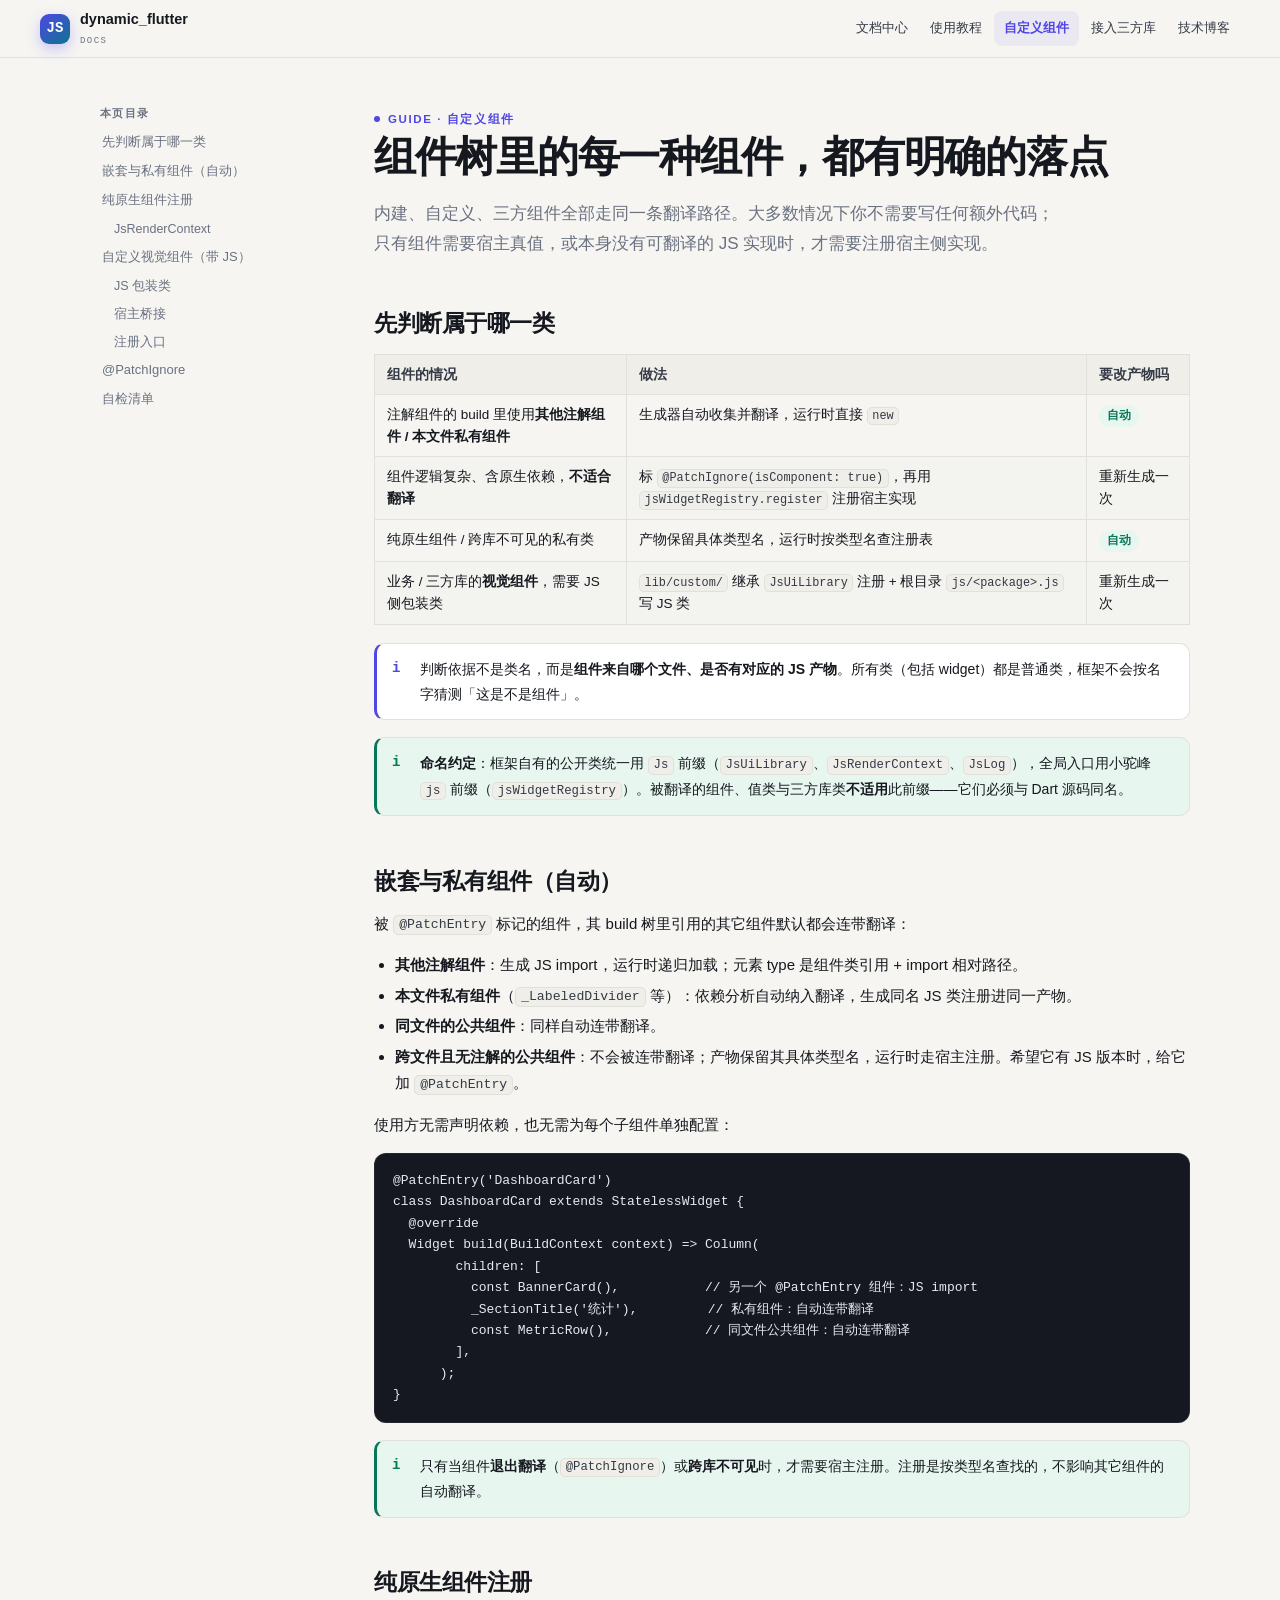
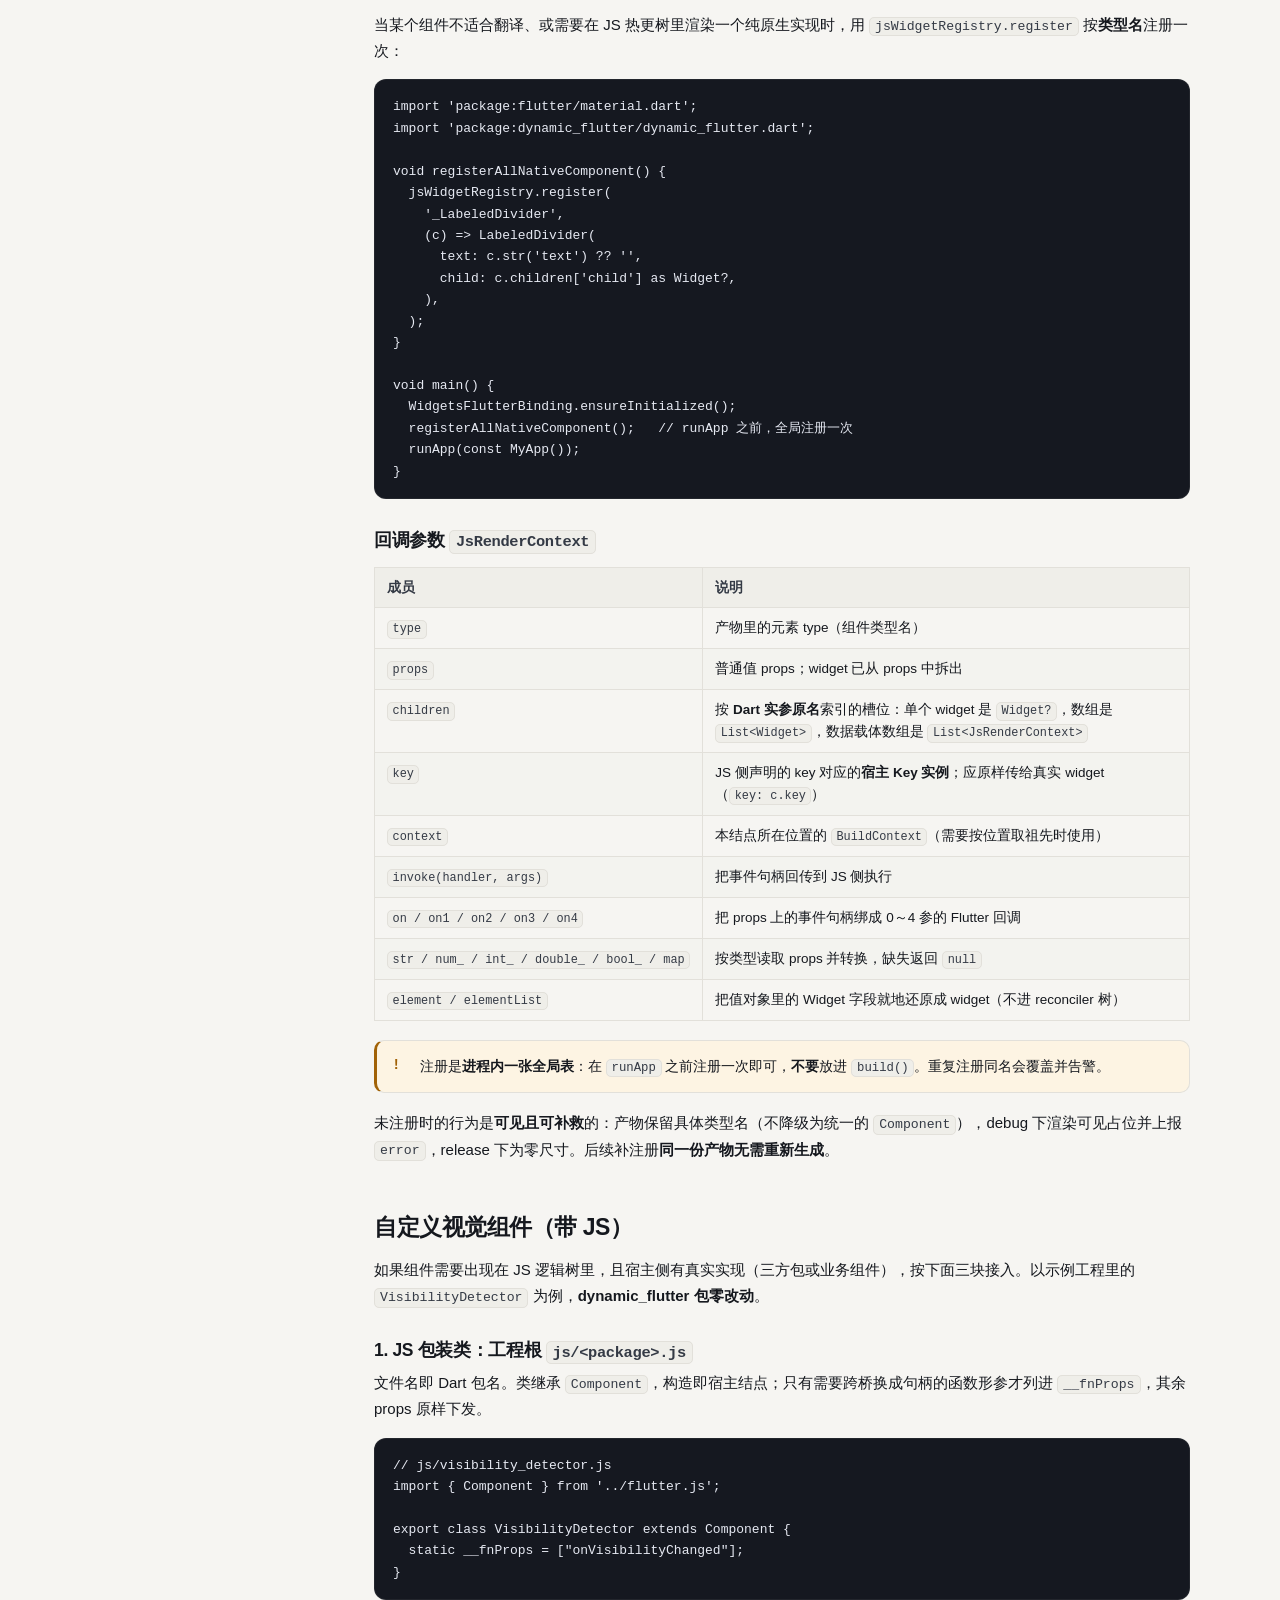
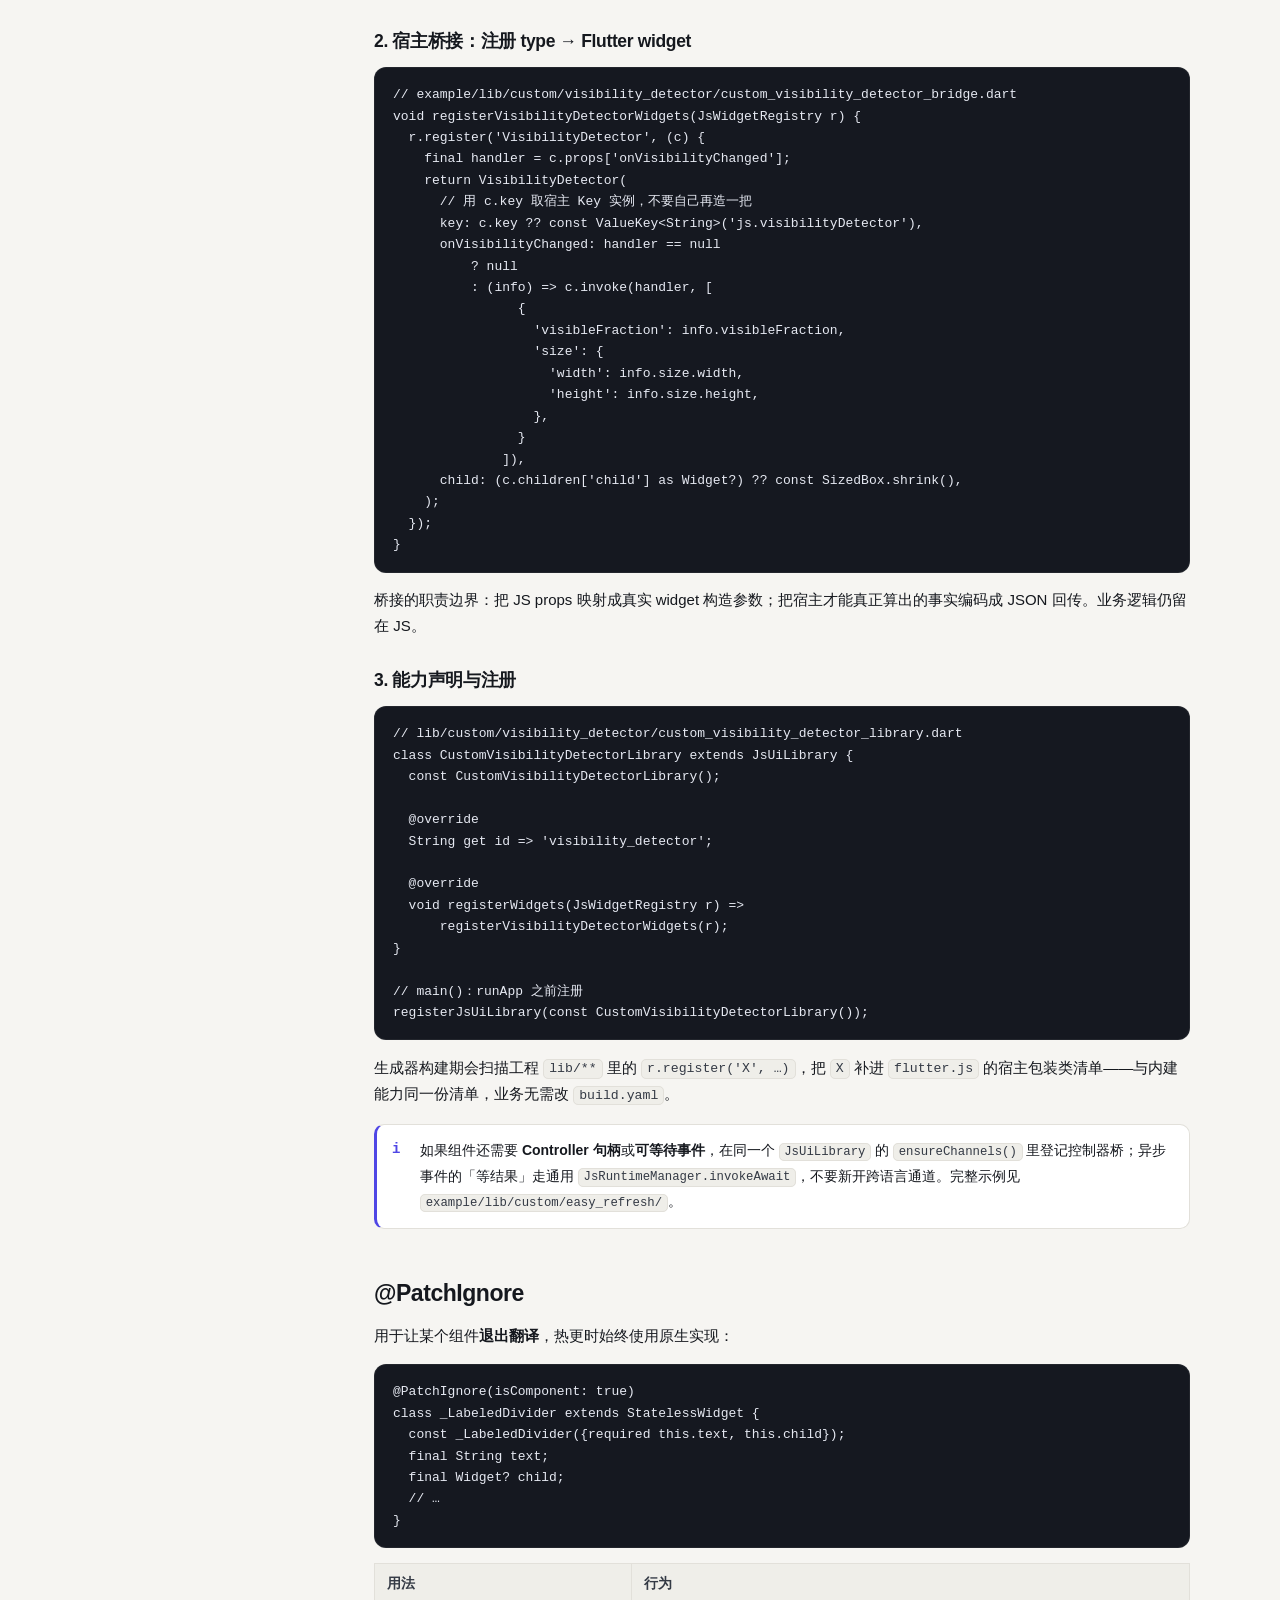
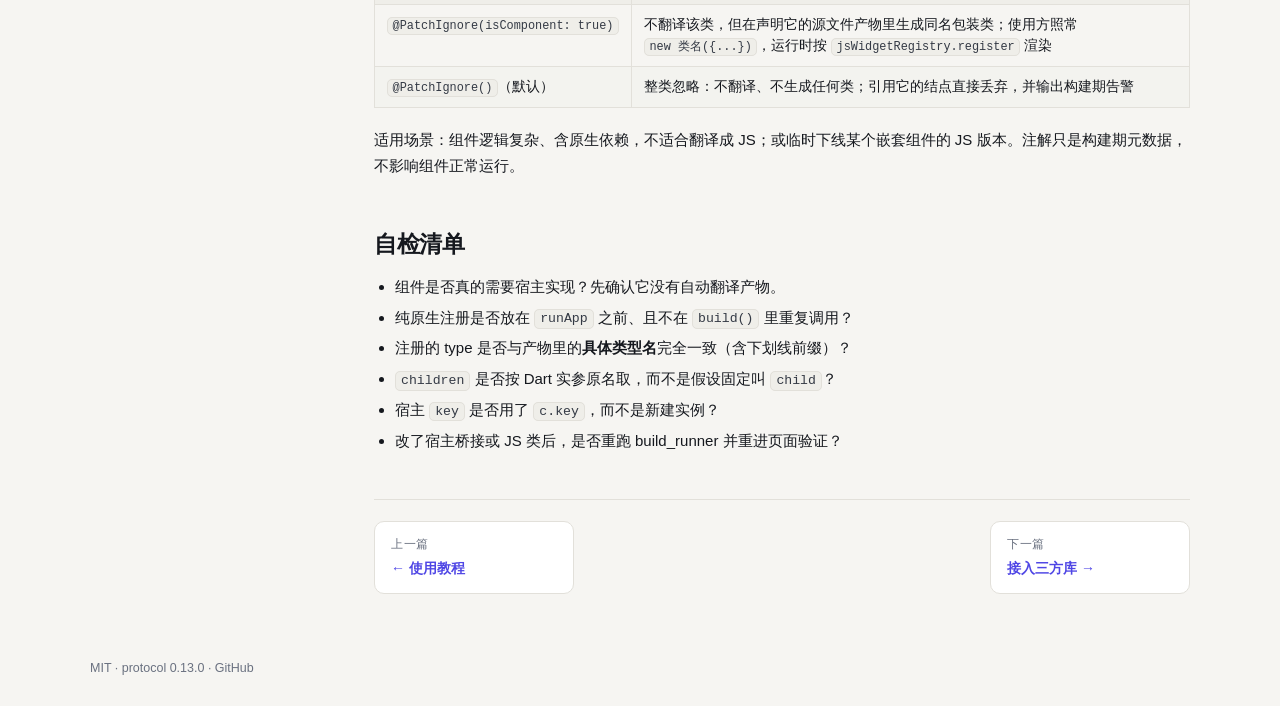
<file: docs/blog/custom-components.html>
<!DOCTYPE html>
<html lang="zh-CN">
<head>
<meta charset="utf-8">
<meta name="viewport" content="width=device-width, initial-scale=1">
<title>自定义组件 · dynamic_flutter</title>
<meta name="description" content="dynamic_flutter 自定义组件指南：注解嵌套、私有组件、纯原生组件注册与完全自定义视觉组件接入。">
<meta name="color-scheme" content="light dark">
<link rel="icon" href="data:image/svg+xml,%3Csvg xmlns='http://www.w3.org/2000/svg' viewBox='0 0 32 32'%3E%3Crect width='32' height='32' rx='8' fill='%234f46e5'/%3E%3Cpath d='M18 4 7 19h8l-1 9 11-15h-8l1-9z' fill='white'/%3E%3C/svg%3E">
<link rel="stylesheet" href="blog.css">
</head>
<body>

<header class="topbar">
  <a class="brand" href="index.html">
    <span class="brand-mark">JS</span>
    <span>dynamic_flutter<small>Docs</small></span>
  </a>
  <nav class="topnav" aria-label="站内导航">
    <a href="index.html">文档中心</a>
    <a href="getting-started.html">使用教程</a>
    <a class="active" href="custom-components.html">自定义组件</a>
    <a href="third-party.html">接入三方库</a>
    <a href="tech-blog.html">技术博客</a>
  </nav>
</header>

<div class="wrap">
  <aside class="toc" aria-label="本页目录">
    <div class="toc-title">本页目录</div>
    <a href="#choose">先判断属于哪一类</a>
    <a href="#nested">嵌套与私有组件（自动）</a>
    <a href="#native">纯原生组件注册</a>
    <a class="sub" href="#context">JsRenderContext</a>
    <a href="#custom-widget">自定义视觉组件（带 JS）</a>
    <a class="sub" href="#js-class">JS 包装类</a>
    <a class="sub" href="#host-bridge">宿主桥接</a>
    <a class="sub" href="#register">注册入口</a>
    <a href="#ignore">@PatchIgnore</a>
    <a href="#checklist">自检清单</a>
  </aside>

  <article>
    <span class="kicker">Guide · 自定义组件</span>
    <h1>组件树里的每一种组件，都有明确的落点</h1>
    <p class="lead">内建、自定义、三方组件全部走同一条翻译路径。大多数情况下你不需要写任何额外代码；只有组件需要宿主真值，或本身没有可翻译的 JS 实现时，才需要注册宿主侧实现。</p>

    <h2 id="choose">先判断属于哪一类</h2>
    <table>
      <thead><tr><th>组件的情况</th><th>做法</th><th>要改产物吗</th></tr></thead>
      <tbody>
        <tr>
          <td>注解组件的 build 里使用<strong>其他注解组件 / 本文件私有组件</strong></td>
          <td>生成器自动收集并翻译，运行时直接 <code>new</code></td>
          <td><span class="tag green">自动</span></td>
        </tr>
        <tr>
          <td>组件逻辑复杂、含原生依赖，<strong>不适合翻译</strong></td>
          <td>标 <code>@PatchIgnore(isComponent: true)</code>，再用 <code>jsWidgetRegistry.register</code> 注册宿主实现</td>
          <td>重新生成一次</td>
        </tr>
        <tr>
          <td>纯原生组件 / 跨库不可见的私有类</td>
          <td>产物保留具体类型名，运行时按类型名查注册表</td>
          <td><span class="tag green">自动</span></td>
        </tr>
        <tr>
          <td>业务 / 三方库的<strong>视觉组件</strong>，需要 JS 侧包装类</td>
          <td><code>lib/custom/</code> 继承 <code>JsUiLibrary</code> 注册 + 根目录 <code>js/&lt;package&gt;.js</code> 写 JS 类</td>
          <td>重新生成一次</td>
        </tr>
      </tbody>
    </table>
    <div class="callout">
      <span class="ico">i</span>
      <div><p>判断依据不是类名，而是<strong>组件来自哪个文件、是否有对应的 JS 产物</strong>。所有类（包括 widget）都是普通类，框架不会按名字猜测「这是不是组件」。</p></div>
    </div>
    <div class="callout tip">
      <span class="ico">i</span>
      <div><p><strong>命名约定</strong>：框架自有的公开类统一用 <code>Js</code> 前缀（<code>JsUiLibrary</code>、<code>JsRenderContext</code>、<code>JsLog</code>），全局入口用小驼峰 <code>js</code> 前缀（<code>jsWidgetRegistry</code>）。被翻译的组件、值类与三方库类<strong>不适用</strong>此前缀——它们必须与 Dart 源码同名。</p></div>
    </div>

    <h2 id="nested">嵌套与私有组件（自动）</h2>
    <p>被 <code>@PatchEntry</code> 标记的组件，其 build 树里引用的其它组件默认都会连带翻译：</p>
    <ul>
      <li><strong>其他注解组件</strong>：生成 JS import，运行时递归加载；元素 type 是组件类引用 + import 相对路径。</li>
      <li><strong>本文件私有组件</strong>（<code>_LabeledDivider</code> 等）：依赖分析自动纳入翻译，生成同名 JS 类注册进同一产物。</li>
      <li><strong>同文件的公共组件</strong>：同样自动连带翻译。</li>
      <li><strong>跨文件且无注解的公共组件</strong>：不会被连带翻译；产物保留其具体类型名，运行时走宿主注册。希望它有 JS 版本时，给它加 <code>@PatchEntry</code>。</li>
    </ul>
    <p>使用方无需声明依赖，也无需为每个子组件单独配置：</p>
    <pre><code>@PatchEntry('DashboardCard')
class DashboardCard extends StatelessWidget {
  @override
  Widget build(BuildContext context) =&gt; Column(
        children: [
          const BannerCard(),           // 另一个 @PatchEntry 组件：JS import
          _SectionTitle('统计'),         // 私有组件：自动连带翻译
          const MetricRow(),            // 同文件公共组件：自动连带翻译
        ],
      );
}</code></pre>
    <div class="callout tip">
      <span class="ico">i</span>
      <div><p>只有当组件<strong>退出翻译</strong>（<code>@PatchIgnore</code>）或<strong>跨库不可见</strong>时，才需要宿主注册。注册是按类型名查找的，不影响其它组件的自动翻译。</p></div>
    </div>

    <h2 id="native">纯原生组件注册</h2>
    <p>当某个组件不适合翻译、或需要在 JS 热更树里渲染一个纯原生实现时，用 <code>jsWidgetRegistry.register</code> 按<strong>类型名</strong>注册一次：</p>
    <pre><code>import 'package:flutter/material.dart';
import 'package:dynamic_flutter/dynamic_flutter.dart';

void registerAllNativeComponent() {
  jsWidgetRegistry.register(
    '_LabeledDivider',
    (c) =&gt; LabeledDivider(
      text: c.str('text') ?? '',
      child: c.children['child'] as Widget?,
    ),
  );
}

void main() {
  WidgetsFlutterBinding.ensureInitialized();
  registerAllNativeComponent();   // runApp 之前，全局注册一次
  runApp(const MyApp());
}</code></pre>
    <h3 id="context">回调参数 <code>JsRenderContext</code></h3>
    <table>
      <thead><tr><th>成员</th><th>说明</th></tr></thead>
      <tbody>
        <tr><td><code>type</code></td><td>产物里的元素 type（组件类型名）</td></tr>
        <tr><td><code>props</code></td><td>普通值 props；widget 已从 props 中拆出</td></tr>
        <tr><td><code>children</code></td><td>按 <strong>Dart 实参原名</strong>索引的槽位：单个 widget 是 <code>Widget?</code>，数组是 <code>List&lt;Widget&gt;</code>，数据载体数组是 <code>List&lt;JsRenderContext&gt;</code></td></tr>
        <tr><td><code>key</code></td><td>JS 侧声明的 key 对应的<strong>宿主 Key 实例</strong>；应原样传给真实 widget（<code>key: c.key</code>）</td></tr>
        <tr><td><code>context</code></td><td>本结点所在位置的 <code>BuildContext</code>（需要按位置取祖先时使用）</td></tr>
        <tr><td><code>invoke(handler, args)</code></td><td>把事件句柄回传到 JS 侧执行</td></tr>
        <tr><td><code>on / on1 / on2 / on3 / on4</code></td><td>把 props 上的事件句柄绑成 0～4 参的 Flutter 回调</td></tr>
        <tr><td><code>str / num_ / int_ / double_ / bool_ / map</code></td><td>按类型读取 props 并转换，缺失返回 <code>null</code></td></tr>
        <tr><td><code>element / elementList</code></td><td>把值对象里的 Widget 字段就地还原成 widget（不进 reconciler 树）</td></tr>
      </tbody>
    </table>
    <div class="callout warn">
      <span class="ico">!</span>
      <div><p>注册是<strong>进程内一张全局表</strong>：在 <code>runApp</code> 之前注册一次即可，<strong>不要</strong>放进 <code>build()</code>。重复注册同名会覆盖并告警。</p></div>
    </div>
    <p>未注册时的行为是<strong>可见且可补救</strong>的：产物保留具体类型名（不降级为统一的 <code>Component</code>），debug 下渲染可见占位并上报 <code>error</code>，release 下为零尺寸。后续补注册<strong>同一份产物无需重新生成</strong>。</p>

    <h2 id="custom-widget">自定义视觉组件（带 JS）</h2>
    <p>如果组件需要出现在 JS 逻辑树里，且宿主侧有真实实现（三方包或业务组件），按下面三块接入。以示例工程里的 <code>VisibilityDetector</code> 为例，<strong>dynamic_flutter 包零改动</strong>。</p>

    <h3 id="js-class">1. JS 包装类：工程根 <code>js/&lt;package&gt;.js</code></h3>
    <p>文件名即 Dart 包名。类继承 <code>Component</code>，构造即宿主结点；只有需要跨桥换成句柄的函数形参才列进 <code>__fnProps</code>，其余 props 原样下发。</p>
    <pre><code>// js/visibility_detector.js
import { Component } from '../flutter.js';

export class VisibilityDetector extends Component {
  static __fnProps = ["onVisibilityChanged"];
}</code></pre>

    <h3 id="host-bridge">2. 宿主桥接：注册 type → Flutter widget</h3>
    <pre><code>// example/lib/custom/visibility_detector/custom_visibility_detector_bridge.dart
void registerVisibilityDetectorWidgets(JsWidgetRegistry r) {
  r.register('VisibilityDetector', (c) {
    final handler = c.props['onVisibilityChanged'];
    return VisibilityDetector(
      // 用 c.key 取宿主 Key 实例，不要自己再造一把
      key: c.key ?? const ValueKey&lt;String&gt;('js.visibilityDetector'),
      onVisibilityChanged: handler == null
          ? null
          : (info) =&gt; c.invoke(handler, [
                {
                  'visibleFraction': info.visibleFraction,
                  'size': {
                    'width': info.size.width,
                    'height': info.size.height,
                  },
                }
              ]),
      child: (c.children['child'] as Widget?) ?? const SizedBox.shrink(),
    );
  });
}</code></pre>
    <p>桥接的职责边界：把 JS props 映射成真实 widget 构造参数；把宿主才能真正算出的事实编码成 JSON 回传。业务逻辑仍留在 JS。</p>

    <h3 id="register">3. 能力声明与注册</h3>
    <pre><code>// lib/custom/visibility_detector/custom_visibility_detector_library.dart
class CustomVisibilityDetectorLibrary extends JsUiLibrary {
  const CustomVisibilityDetectorLibrary();

  @override
  String get id =&gt; 'visibility_detector';

  @override
  void registerWidgets(JsWidgetRegistry r) =&gt;
      registerVisibilityDetectorWidgets(r);
}

// main()：runApp 之前注册
registerJsUiLibrary(const CustomVisibilityDetectorLibrary());</code></pre>
    <p>生成器构建期会扫描工程 <code>lib/**</code> 里的 <code>r.register('X', …)</code>，把 <code>X</code> 补进 <code>flutter.js</code> 的宿主包装类清单——与内建能力同一份清单，业务无需改 <code>build.yaml</code>。</p>

    <div class="callout">
      <span class="ico">i</span>
      <div><p>如果组件还需要 <strong>Controller 句柄</strong>或<strong>可等待事件</strong>，在同一个 <code>JsUiLibrary</code> 的 <code>ensureChannels()</code> 里登记控制器桥；异步事件的「等结果」走通用 <code>JsRuntimeManager.invokeAwait</code>，不要新开跨语言通道。完整示例见 <code>example/lib/custom/easy_refresh/</code>。</p></div>
    </div>

    <h2 id="ignore">@PatchIgnore</h2>
    <p>用于让某个组件<strong>退出翻译</strong>，热更时始终使用原生实现：</p>
    <pre><code>@PatchIgnore(isComponent: true)
class _LabeledDivider extends StatelessWidget {
  const _LabeledDivider({required this.text, this.child});
  final String text;
  final Widget? child;
  // …
}</code></pre>
    <table>
      <thead><tr><th>用法</th><th>行为</th></tr></thead>
      <tbody>
        <tr><td><code>@PatchIgnore(isComponent: true)</code></td><td>不翻译该类，但在声明它的源文件产物里生成同名包装类；使用方照常 <code>new 类名({...})</code>，运行时按 <code>jsWidgetRegistry.register</code> 渲染</td></tr>
        <tr><td><code>@PatchIgnore()</code>（默认）</td><td>整类忽略：不翻译、不生成任何类；引用它的结点直接丢弃，并输出构建期告警</td></tr>
      </tbody>
    </table>
    <p>适用场景：组件逻辑复杂、含原生依赖，不适合翻译成 JS；或临时下线某个嵌套组件的 JS 版本。注解只是构建期元数据，不影响组件正常运行。</p>

    <h2 id="checklist">自检清单</h2>
    <ul>
      <li>组件是否真的需要宿主实现？先确认它没有自动翻译产物。</li>
      <li>纯原生注册是否放在 <code>runApp</code> 之前、且不在 <code>build()</code> 里重复调用？</li>
      <li>注册的 type 是否与产物里的<strong>具体类型名</strong>完全一致（含下划线前缀）？</li>
      <li><code>children</code> 是否按 Dart 实参原名取，而不是假设固定叫 <code>child</code>？</li>
      <li>宿主 <code>key</code> 是否用了 <code>c.key</code>，而不是新建实例？</li>
      <li>改了宿主桥接或 JS 类后，是否重跑 build_runner 并重进页面验证？</li>
    </ul>

    <nav class="pager">
      <a href="getting-started.html"><small>上一篇</small><b>← 使用教程</b></a>
      <a href="third-party.html"><small>下一篇</small><b>接入三方库 →</b></a>
    </nav>
  </article>
</div>

<footer>
  <span>MIT · protocol 0.13.0 · </span>
  <a href="https://github.com/JDongKhan/dynamic_flutter" target="_blank" rel="noopener">GitHub</a>
</footer>

</body>
</html>
</file>
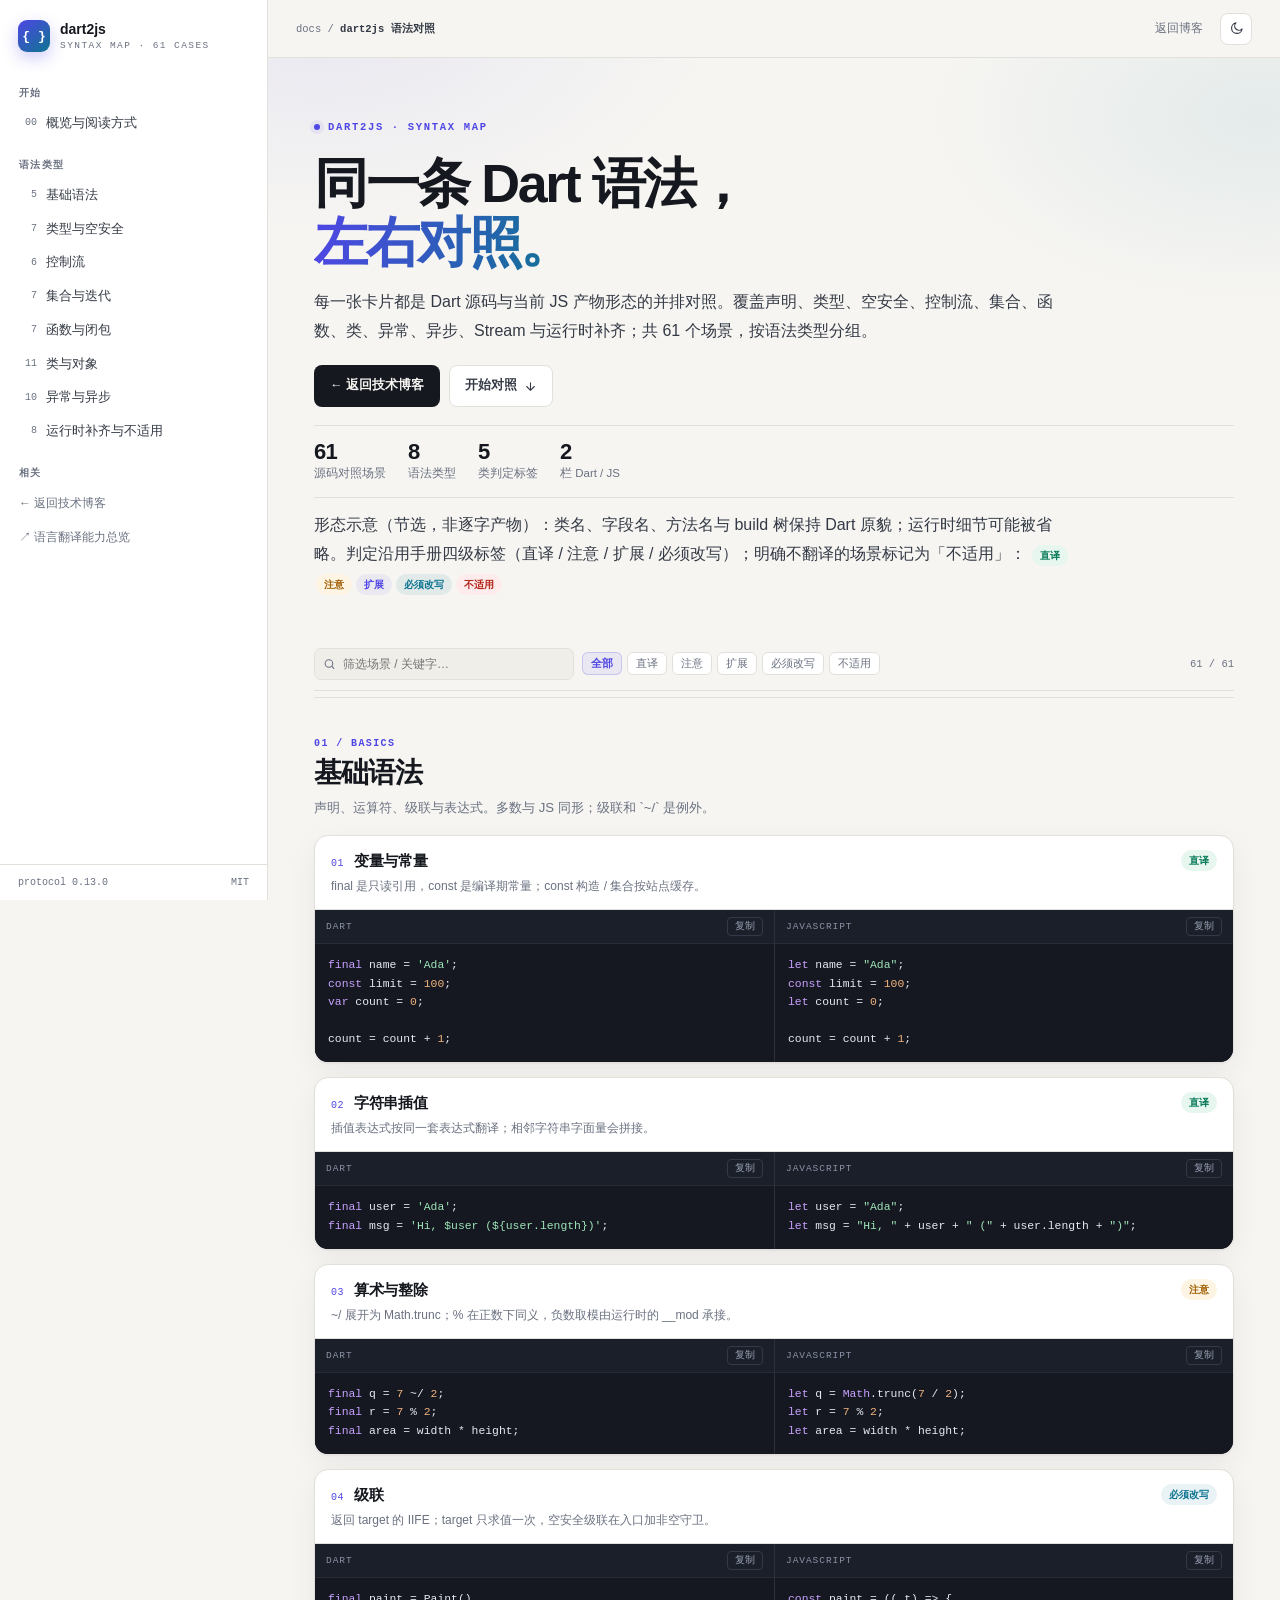
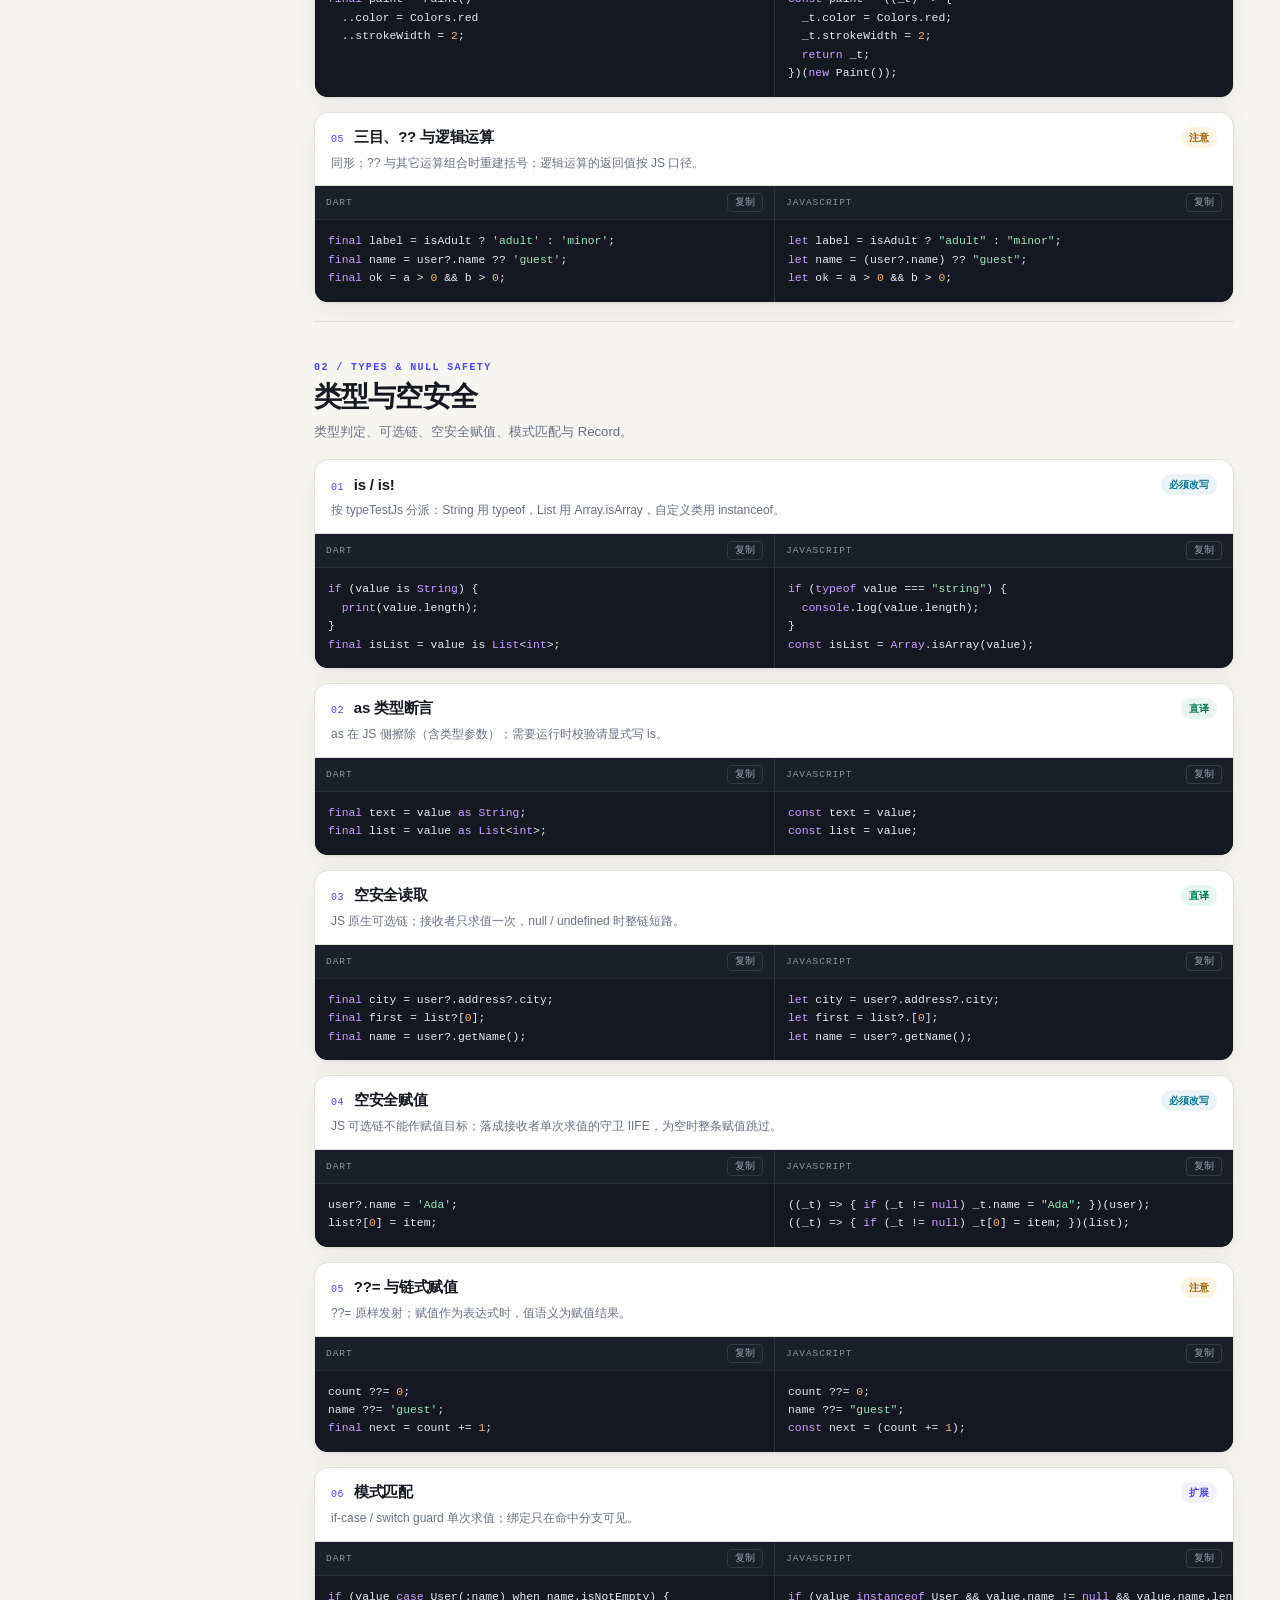
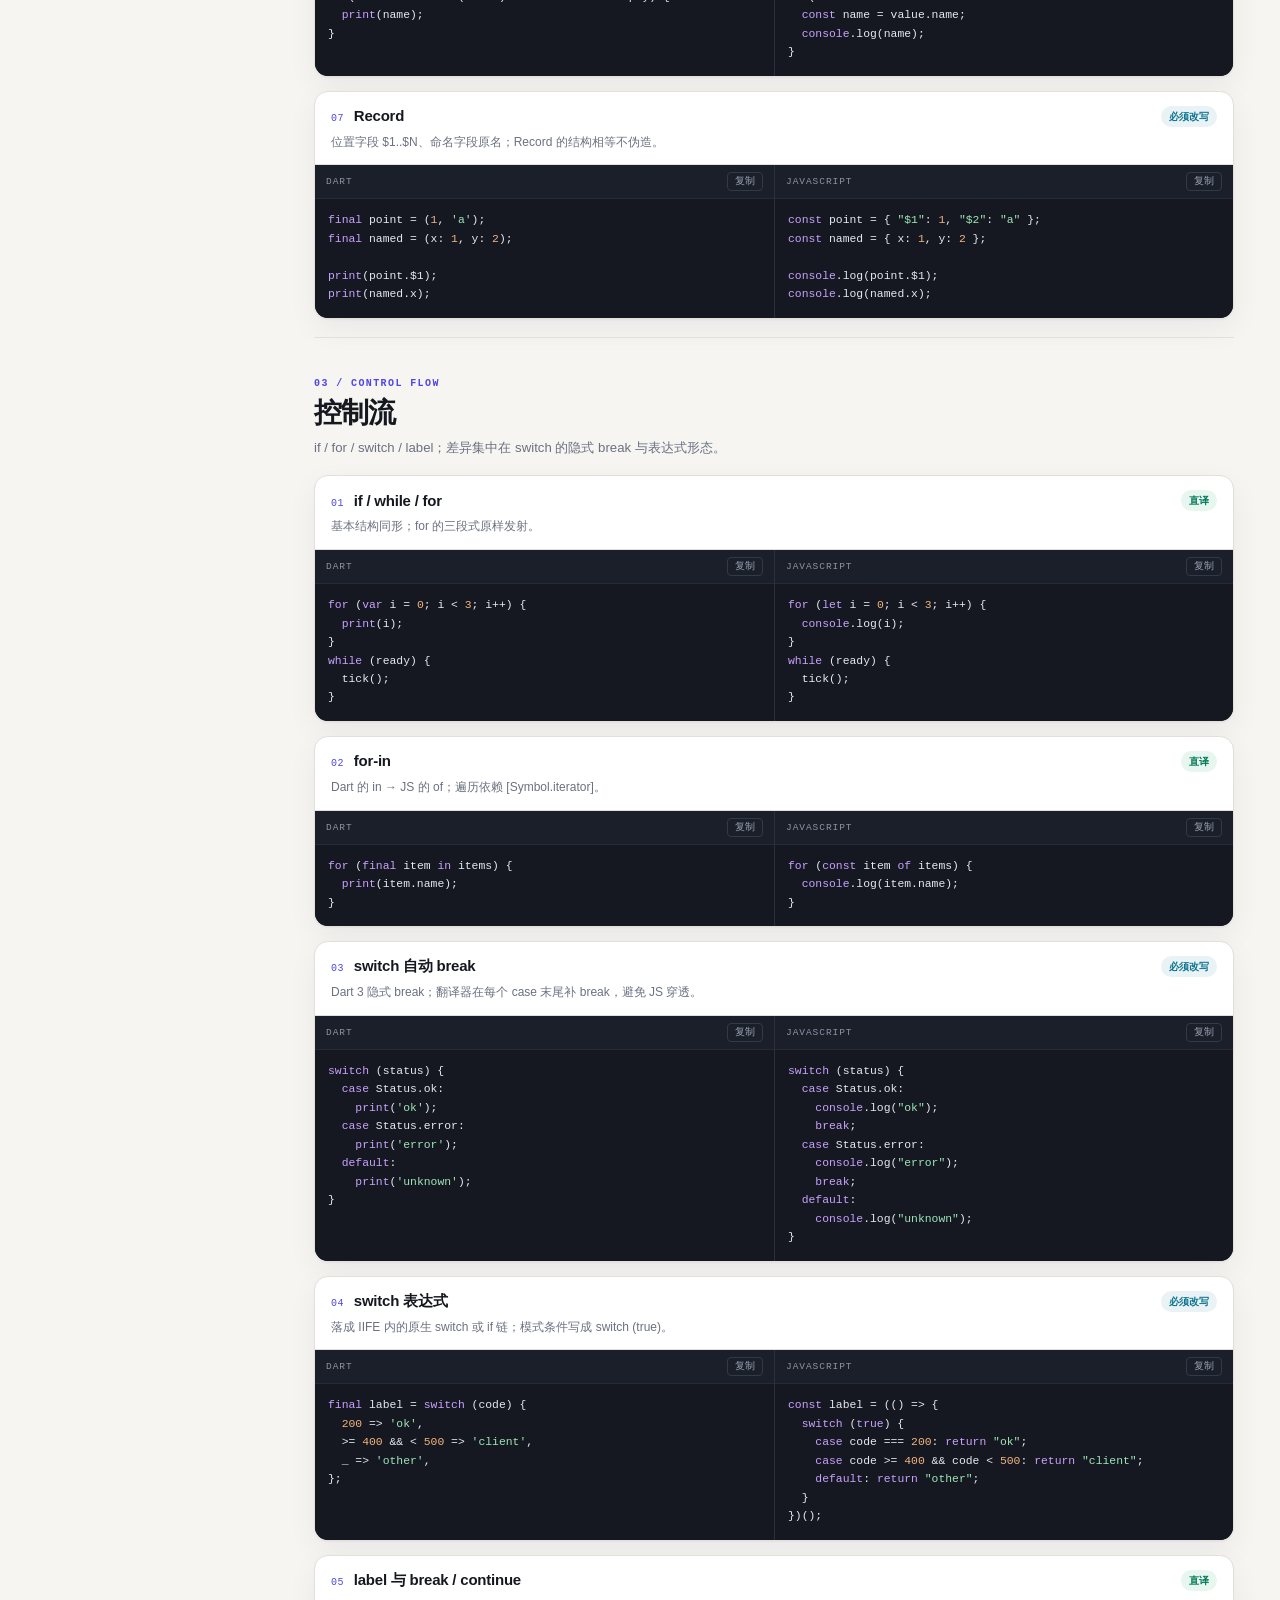
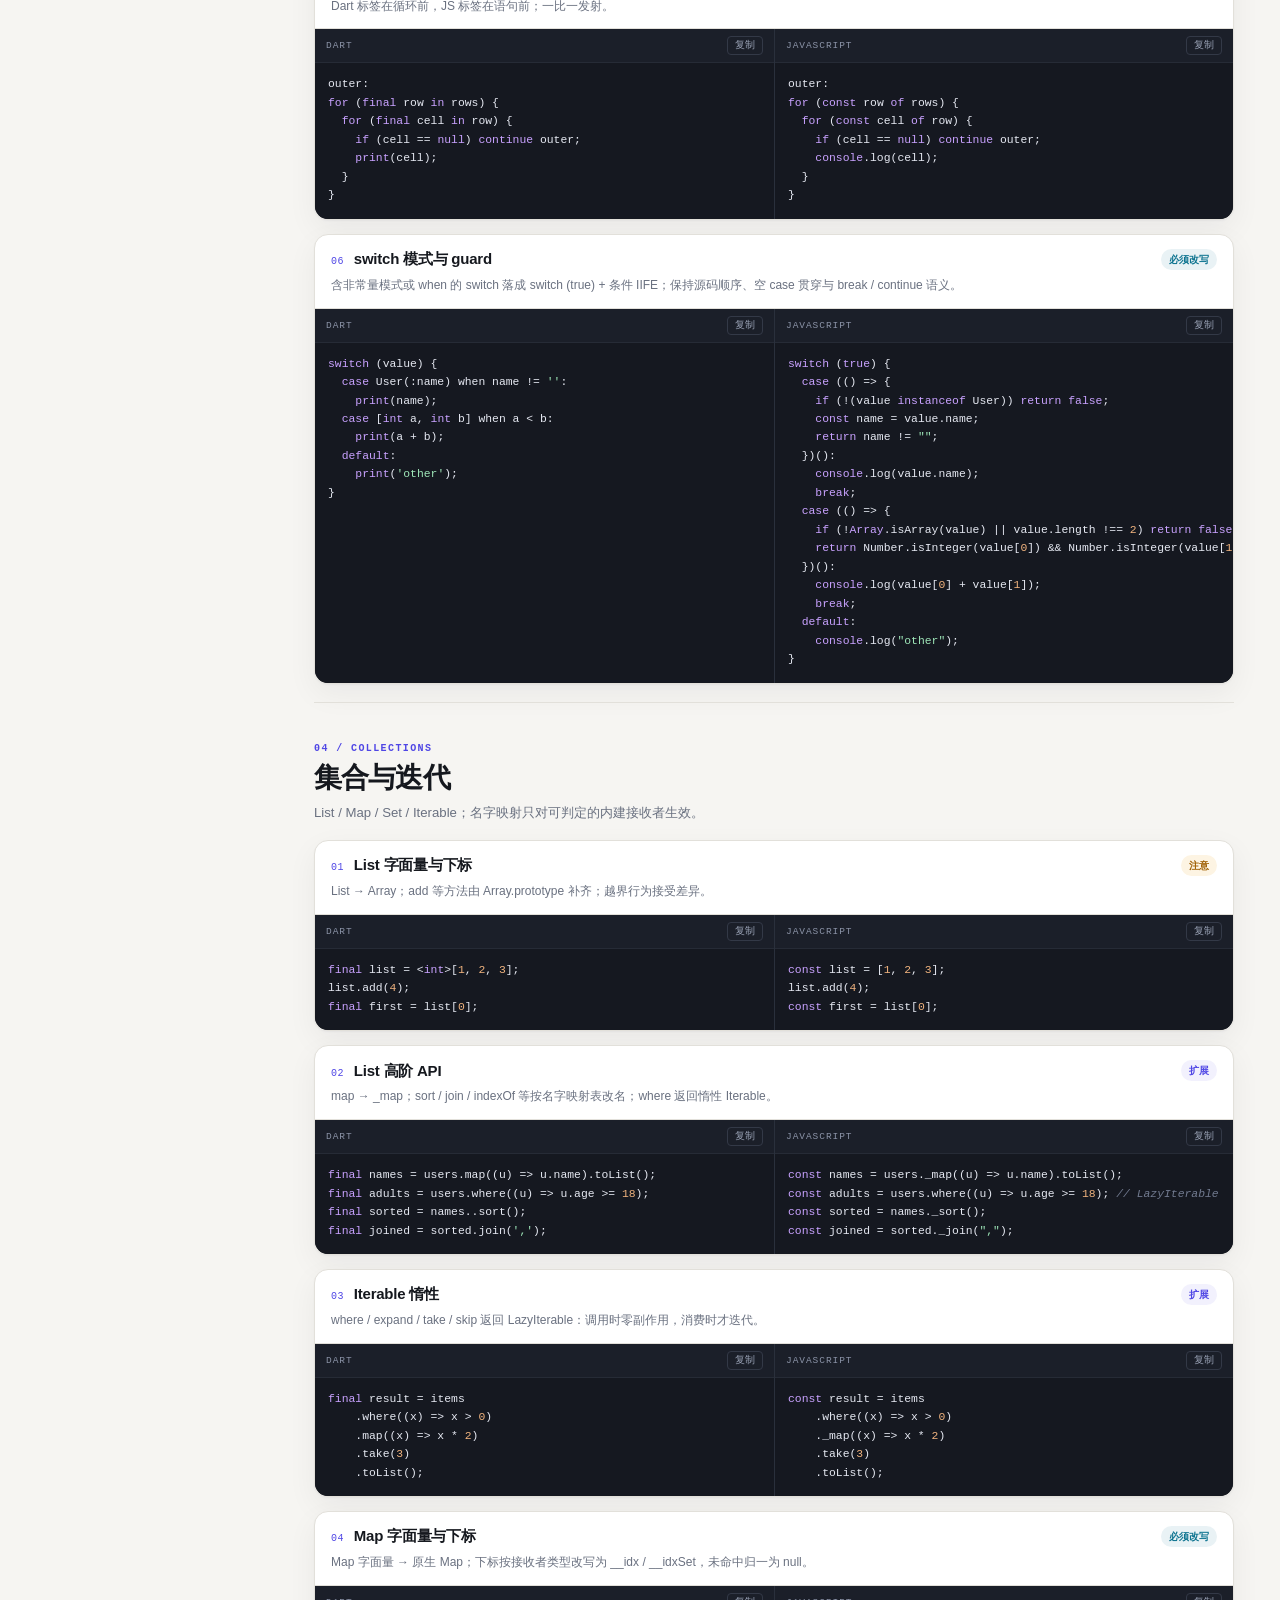
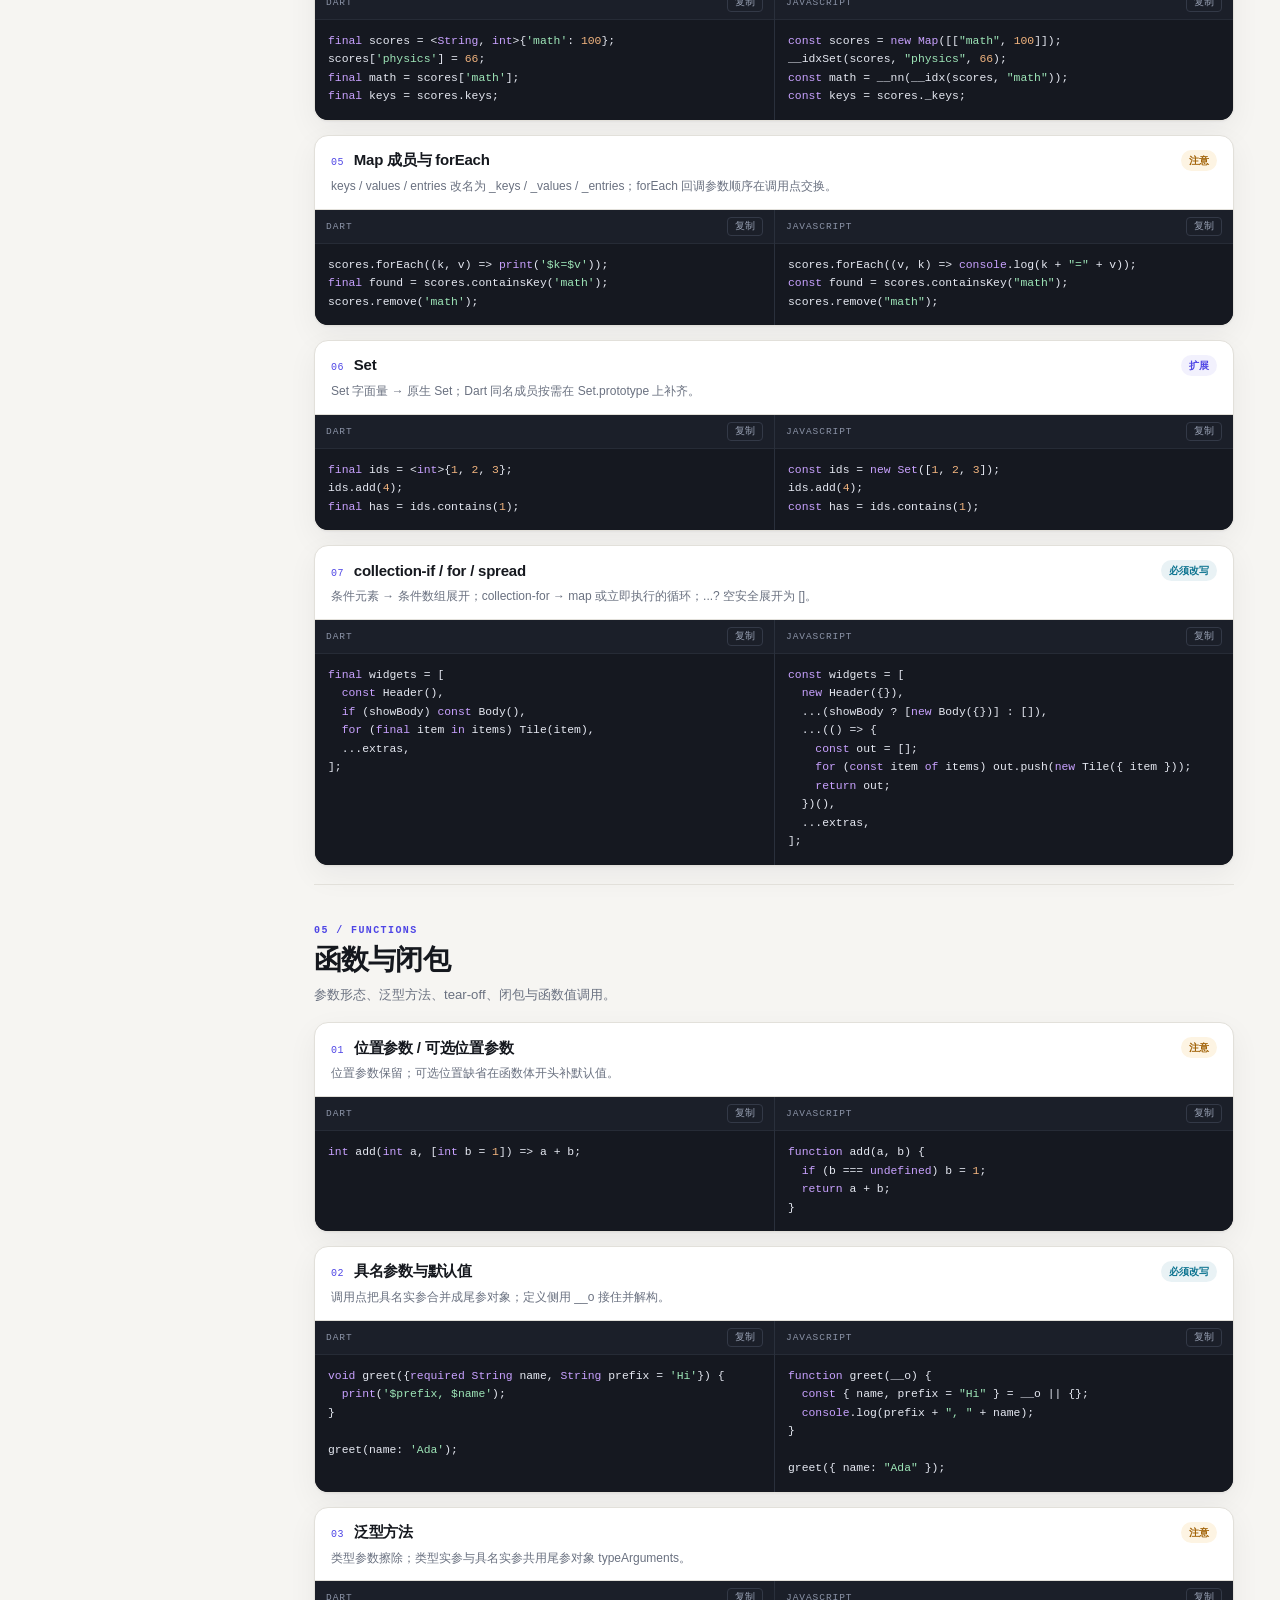
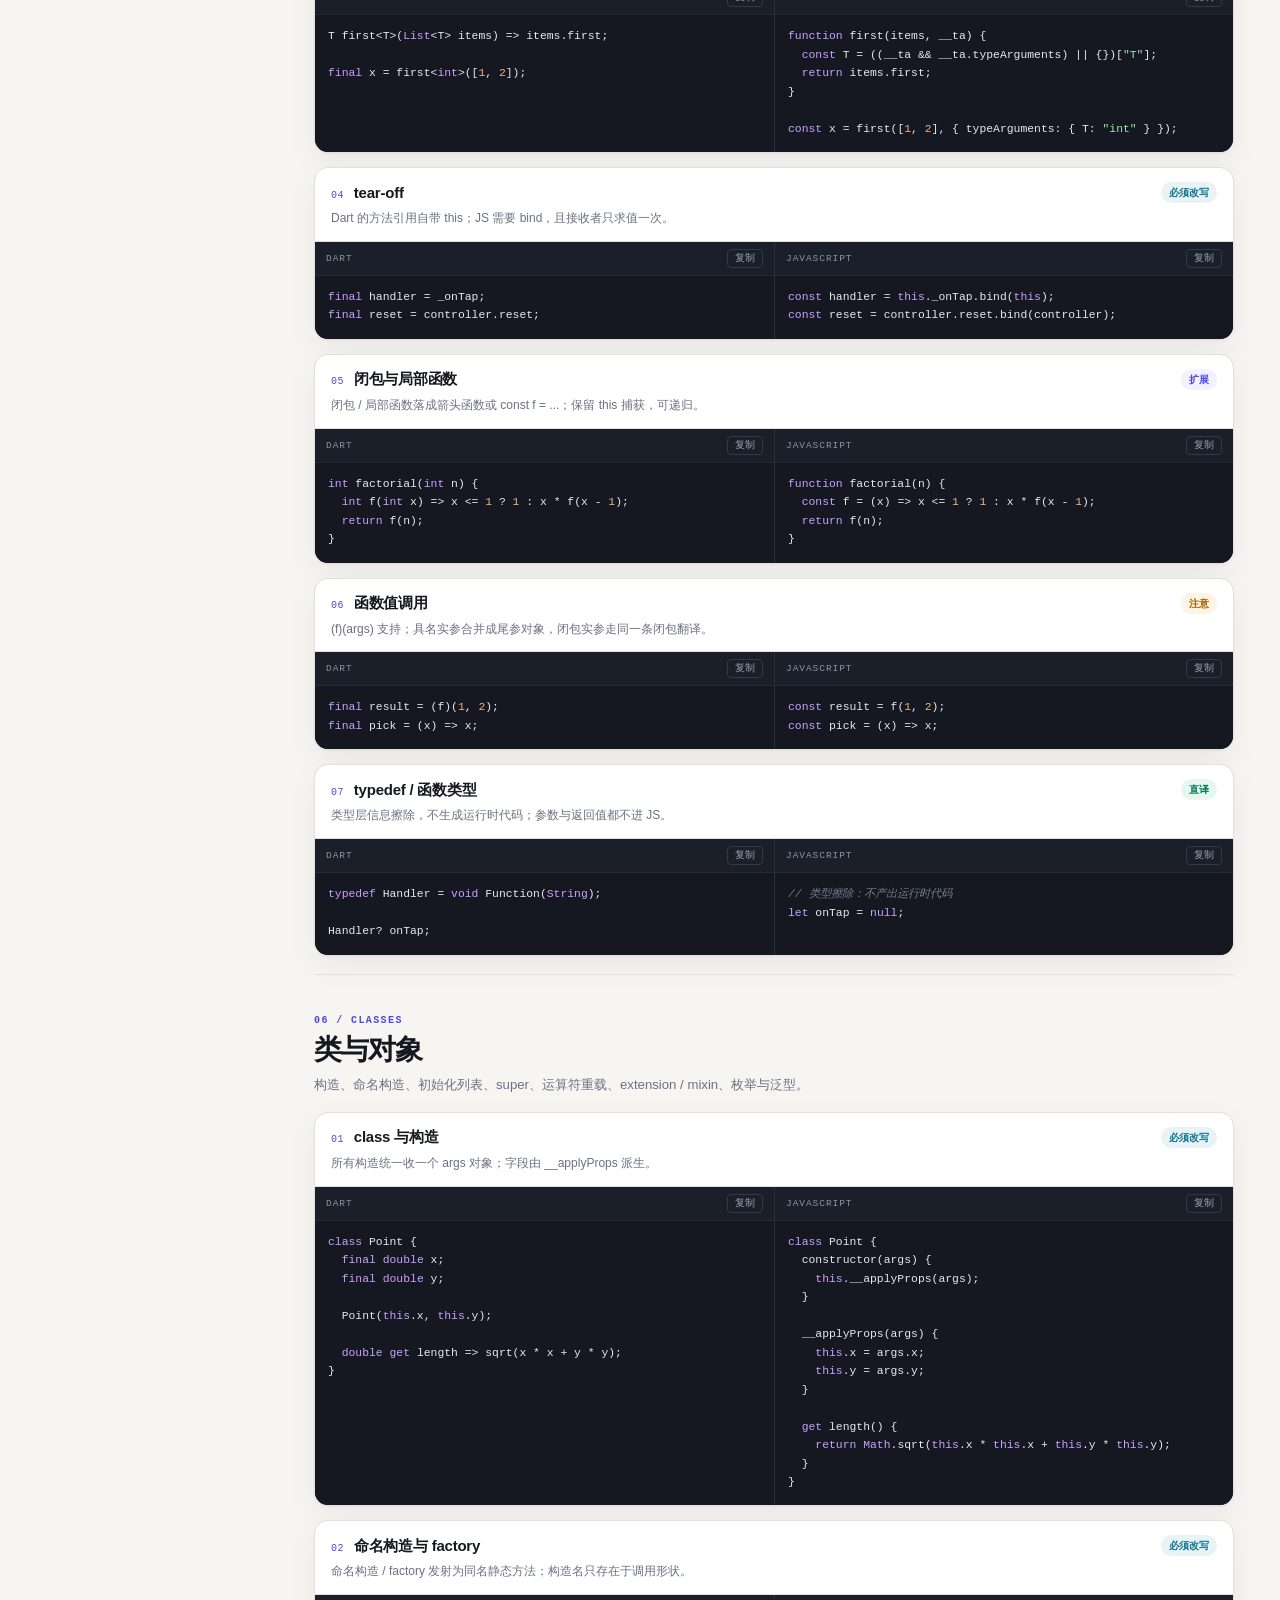
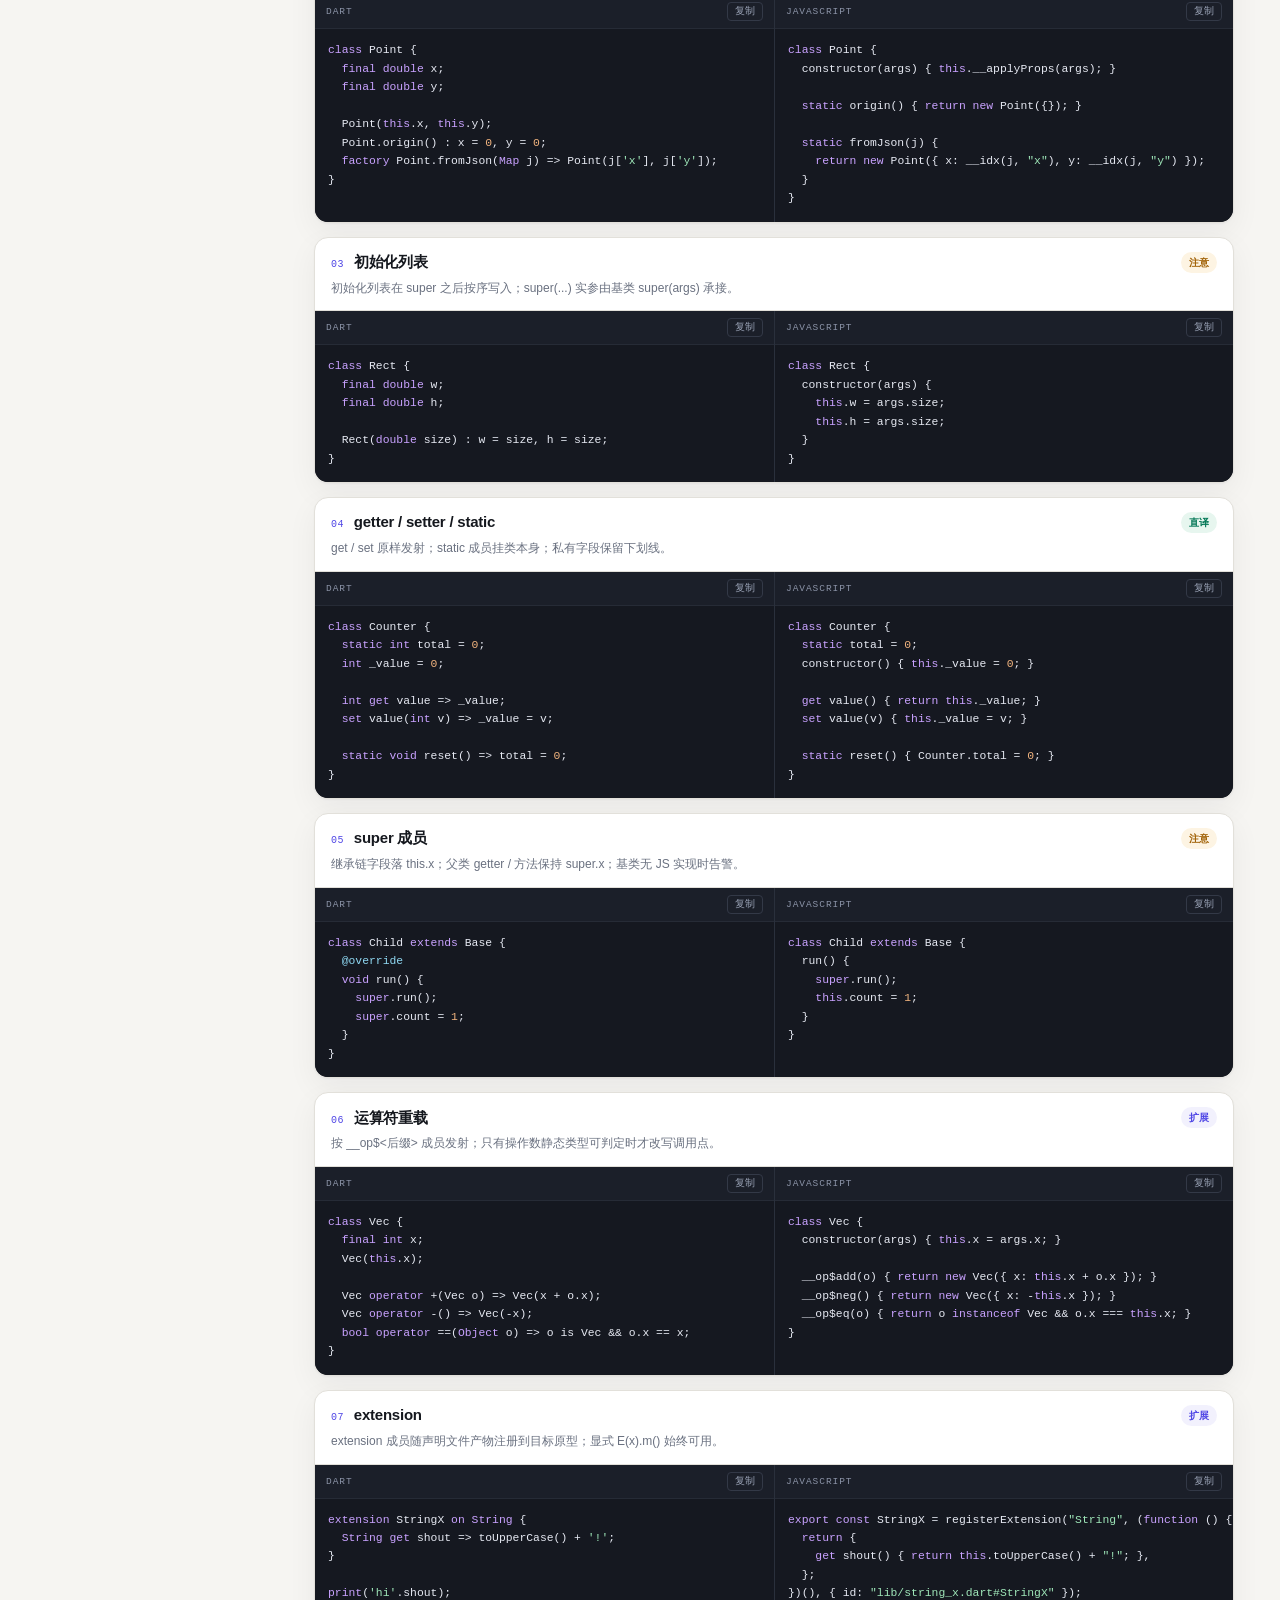
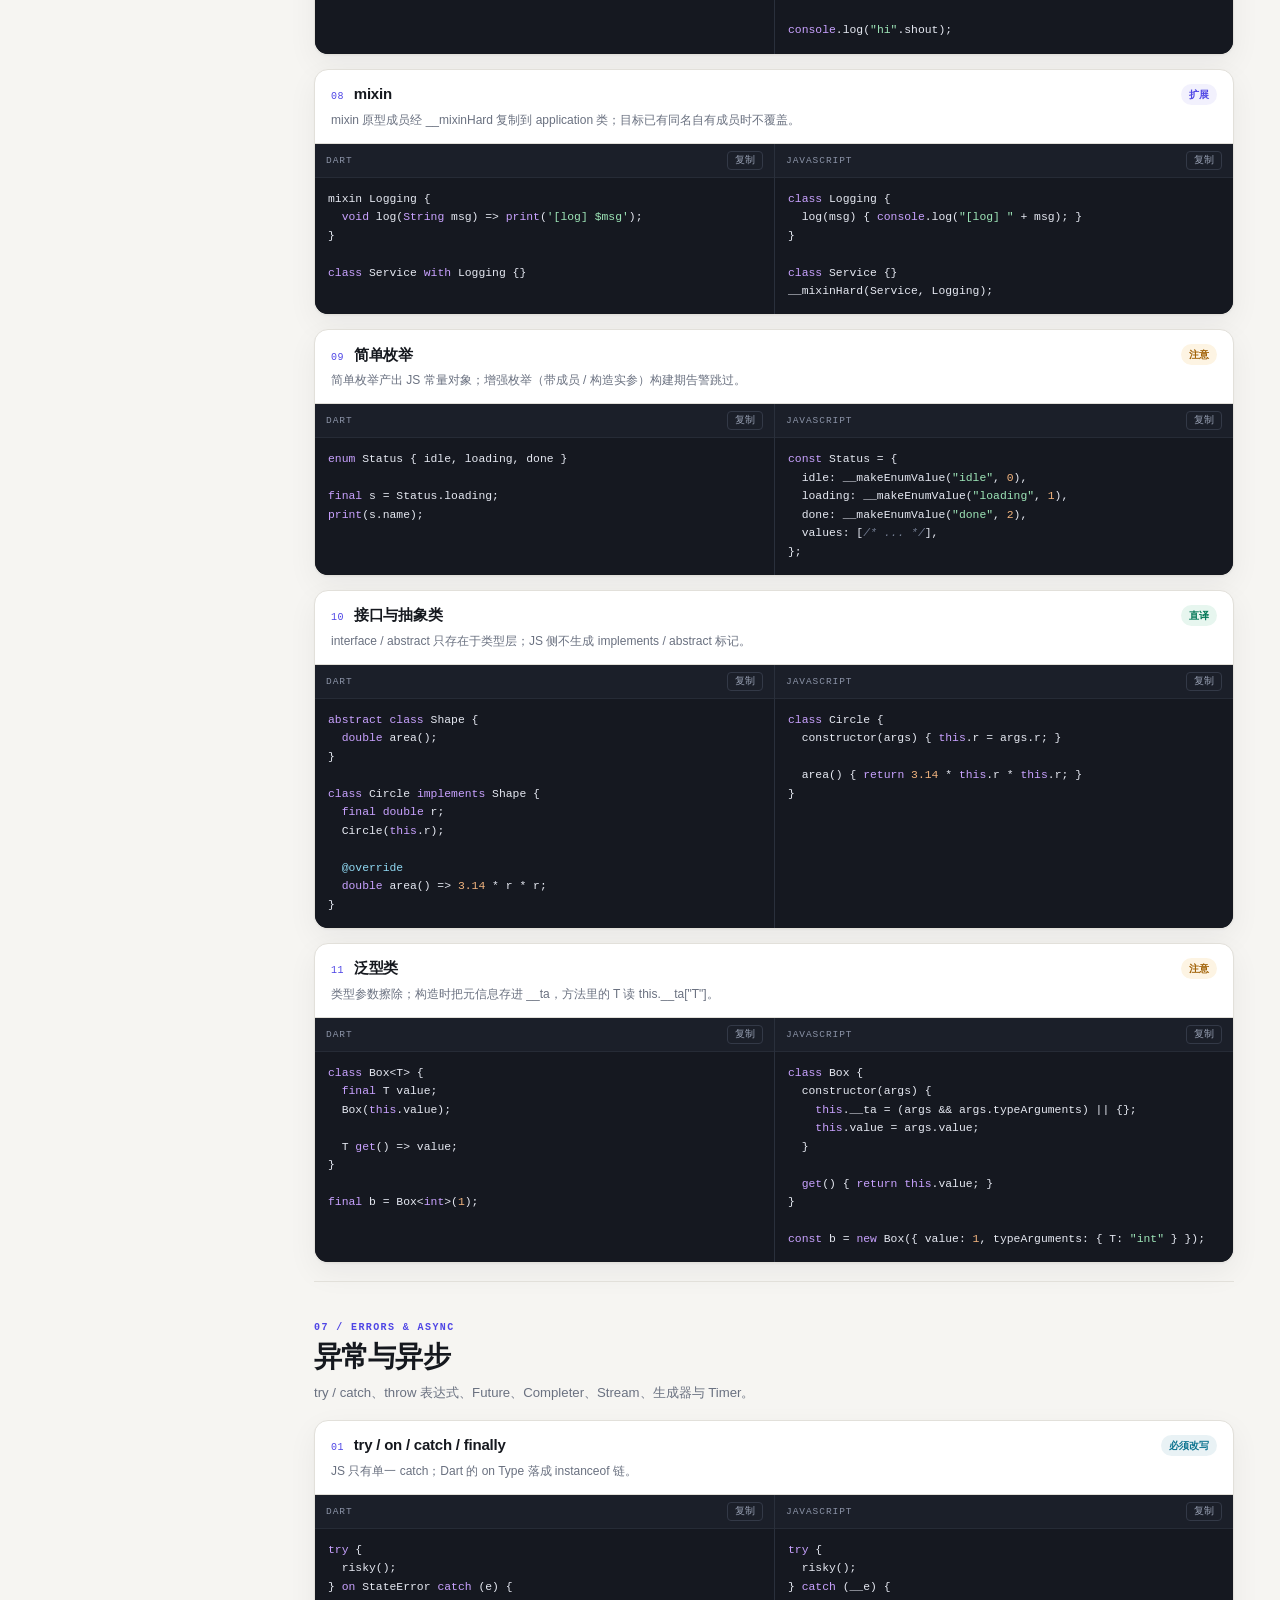
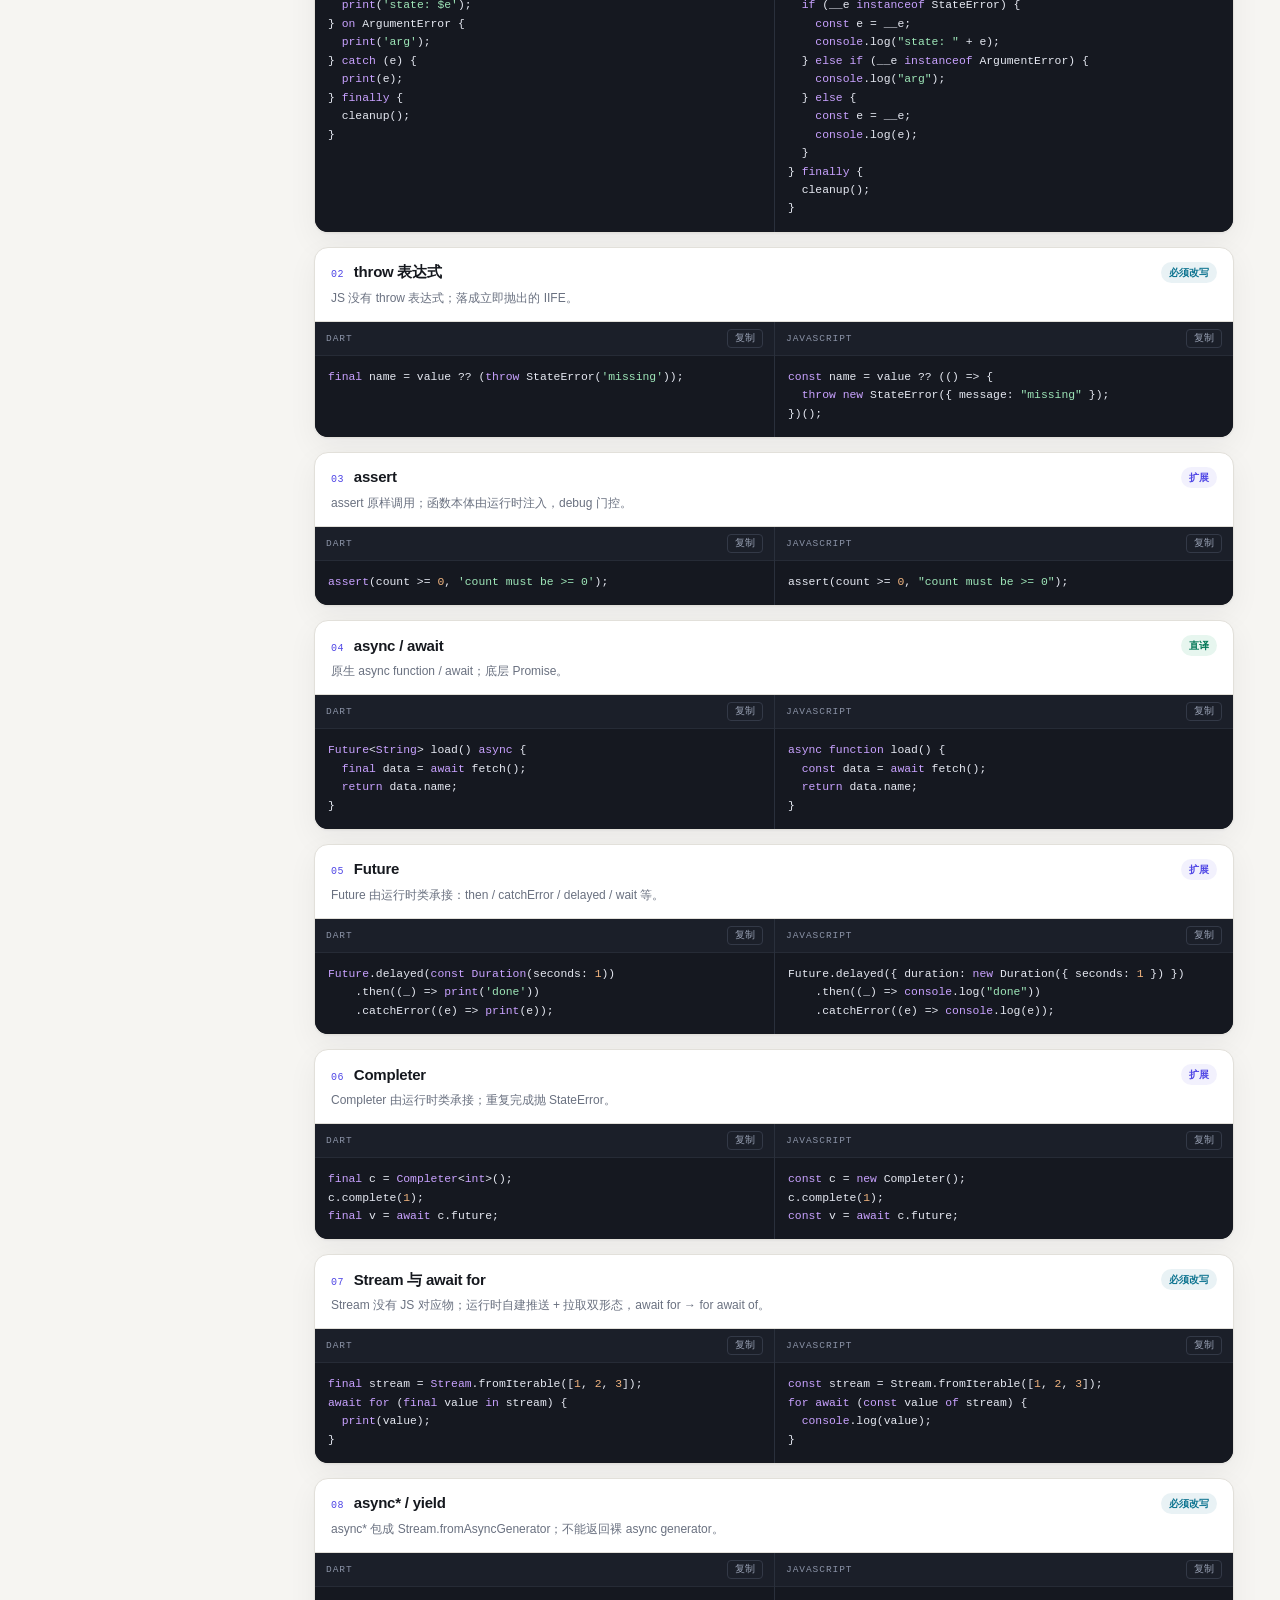
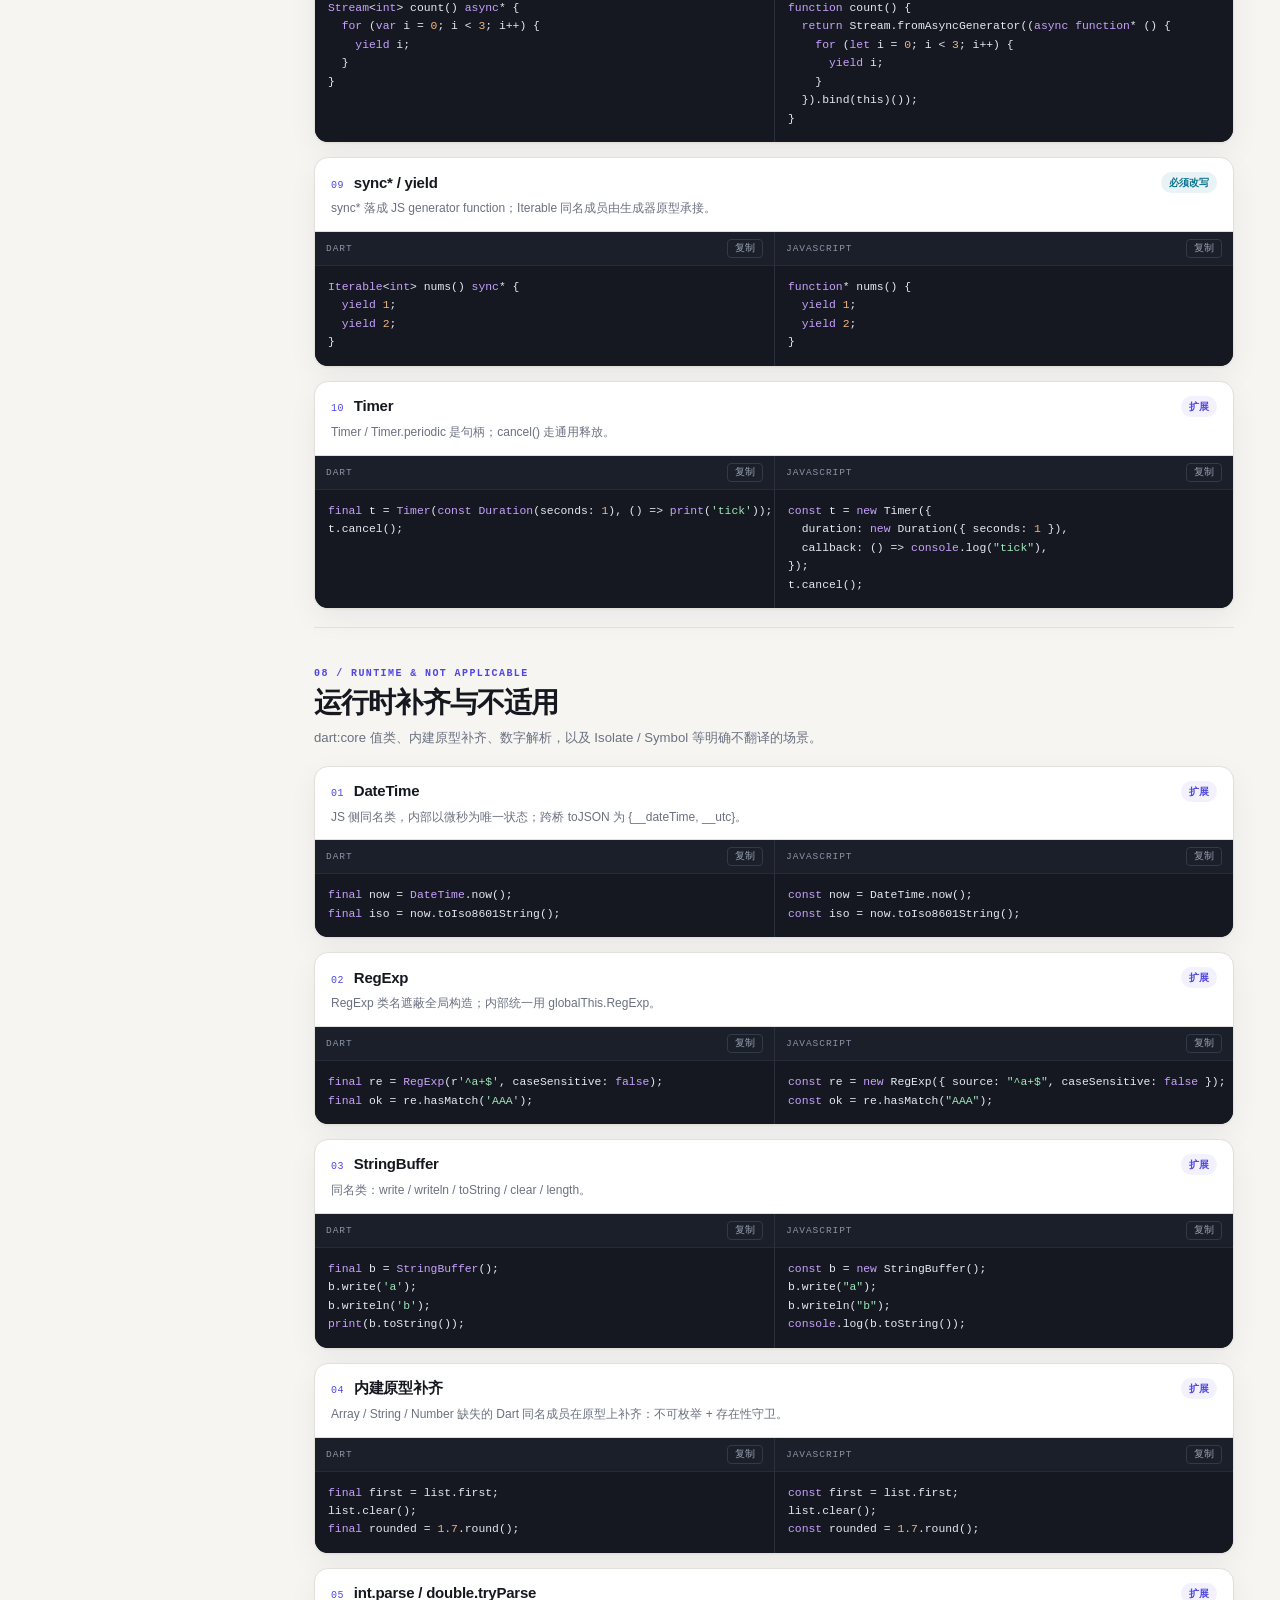
<file: docs/blog/dart2js-compare.html>
<!DOCTYPE html>
<html lang="zh-CN" data-theme="light">
<head>
<meta charset="utf-8">
<meta name="viewport" content="width=device-width, initial-scale=1">
<title>Dart → JS 语法对照 · dynamic_flutter</title>
<meta name="description" content="Dart 语法与 JS 产物的并排源码对照：变量、类型、空安全、控制流、集合、函数、类、异常、异步、Stream 与运行时补齐。">
<meta name="theme-color" content="#f6f5f2">
<meta name="color-scheme" content="light dark">
<link rel="icon" href="data:image/svg+xml,%3Csvg xmlns='http://www.w3.org/2000/svg' viewBox='0 0 32 32'%3E%3Crect width='32' height='32' rx='8' fill='%230e7490'/%3E%3Cpath d='M18 4 7 19h8l-1 9 11-15h-8l1-9z' fill='white'/%3E%3C/svg%3E">
<style>
:root{
  --bg:#f6f5f2;--surface:#fff;--surface-2:#efeee9;--surface-3:#e7e5df;
  --ink:#15181e;--ink-2:#343a45;--muted:#6a7180;--line:#e2e0da;--line-strong:#cbc8bf;
  --accent:#4f46e5;--accent-2:#0e7490;--accent-soft:rgba(79,70,229,.075);--accent-line:rgba(79,70,229,.22);
  --green:#047857;--green-soft:#e7f6ef;--amber:#a16207;--amber-soft:#fdf4e3;
  --red:#b42318;--red-soft:#fdeceb;
  --code-bg:#151820;--code-ink:#e6e9f2;--code-muted:#8b93a7;
  --sidebar-w:268px;--radius:14px;--shadow:0 1px 2px rgba(16,24,40,.04),0 10px 30px rgba(16,24,40,.055);
  --mono:"SFMono-Regular","JetBrains Mono","Cascadia Code",Menlo,Consolas,monospace;
  --sans:-apple-system,BlinkMacSystemFont,"SF Pro Text","Segoe UI","PingFang SC","Hiragino Sans GB","Microsoft YaHei",sans-serif;
}
[data-theme="dark"]{
  --bg:#0f1115;--surface:#161920;--surface-2:#1b1f28;--surface-3:#232834;
  --ink:#e9ebf1;--ink-2:#c3c8d4;--muted:#98a1b2;--line:#282e3a;--line-strong:#3b4352;
  --accent:#8f97ff;--accent-2:#38bdf8;--accent-soft:rgba(143,151,255,.11);--accent-line:rgba(143,151,255,.3);
  --green:#34d399;--green-soft:rgba(52,211,153,.1);--amber:#fbbf24;--amber-soft:rgba(251,191,36,.1);
  --red:#fb7185;--red-soft:rgba(251,113,133,.1);
  --code-bg:#0b0d12;--code-ink:#e6e9f2;--code-muted:#8b93a7;
  --shadow:0 1px 2px rgba(0,0,0,.25),0 18px 40px rgba(0,0,0,.28);
}
*,*::before,*::after{box-sizing:border-box}
html{scroll-behavior:smooth;overflow-x:hidden;overflow-x:clip;color-scheme:light}
[data-theme="dark"]{color-scheme:dark}
body{margin:0;overflow-x:hidden;overflow-x:clip;background:var(--bg);color:var(--ink);font:15px/1.7 var(--sans);-webkit-font-smoothing:antialiased}
body.menu-open{overflow:hidden}
::selection{background:var(--accent-soft);color:var(--ink)}
a{color:var(--accent);text-decoration:none}a:hover{text-underline-offset:3px}
code,pre{font-family:var(--mono)}
h1,h2,h3,h4{line-height:1.22;letter-spacing:-.02em;margin:0}
p{margin:0 0 1em}
:focus-visible{outline:2px solid var(--accent);outline-offset:3px;border-radius:4px}
.progress{position:fixed;inset:0 0 auto 0;height:2px;z-index:120;pointer-events:none}
.progress i{display:block;height:100%;width:100%;transform:scaleX(0);transform-origin:0 50%;background:linear-gradient(90deg,var(--accent),var(--accent-2))}
.sidebar{position:fixed;inset:0 auto 0 0;width:var(--sidebar-w);z-index:90;display:flex;flex-direction:column;background:var(--surface);border-right:1px solid var(--line)}
.brand{display:flex;align-items:center;gap:10px;padding:20px 18px 14px;color:var(--ink)}
.brand:hover{text-decoration:none}
.brand-mark{width:32px;height:32px;border-radius:9px;flex:none;display:grid;place-items:center;background:linear-gradient(140deg,var(--accent),var(--accent-2));color:#fff;font:700 13px var(--mono);box-shadow:0 6px 16px rgba(79,70,229,.28)}
.brand b{display:block;font-size:14px;line-height:1.2}.brand small{display:block;font:9.5px var(--mono);letter-spacing:.15em;color:var(--muted);margin-top:3px}
#toc{flex:1;overflow-y:auto;padding:2px 10px 16px}
.nav-group{margin:16px 0 4px}
.nav-label{padding:0 9px;margin-bottom:5px;font-size:10px;font-weight:700;letter-spacing:.14em;text-transform:uppercase;color:var(--muted)}
.nav-link{display:flex;align-items:center;gap:9px;padding:6px 9px;border-radius:7px;color:var(--ink-2);font-size:12.8px;text-decoration:none;position:relative}
.nav-link:hover{background:var(--surface-2);color:var(--ink);text-decoration:none}
.nav-link.active{background:var(--accent-soft);color:var(--accent);font-weight:650}
.nav-link.active::before{content:"";position:absolute;left:0;top:6px;bottom:6px;width:2px;border-radius:2px;background:var(--accent)}
.nav-link .count{flex:none;width:18px;text-align:right;font:10px var(--mono);color:var(--muted)}
.nav-link.active .count{color:var(--accent)}
.back{display:flex;align-items:center;gap:7px;padding:7px 9px;border-radius:7px;color:var(--muted);font-size:12px}
.back:hover{background:var(--surface-2);color:var(--ink);text-decoration:none}
.side-foot{border-top:1px solid var(--line);padding:12px 18px;font:10px var(--mono);color:var(--muted);display:flex;justify-content:space-between}
.scrim{position:fixed;inset:0;z-index:80;background:rgba(10,12,18,.46);opacity:0;pointer-events:none;transition:opacity .2s}
.scrim.show{opacity:1;pointer-events:auto}
.main{margin-left:var(--sidebar-w);min-height:100vh}
.topbar{position:sticky;top:0;z-index:70;height:58px;display:flex;align-items:center;gap:13px;padding:0 28px;background:var(--bg);background:color-mix(in srgb,var(--bg) 96%,transparent);border-bottom:1px solid var(--line);backdrop-filter:blur(14px);-webkit-backdrop-filter:blur(14px)}
.menu-btn{display:none;width:34px;height:34px;border-radius:8px;border:1px solid var(--line);background:var(--surface);color:var(--ink);align-items:center;justify-content:center;cursor:pointer}
.crumb{font:10.5px var(--mono);color:var(--muted)}
.crumb b{color:var(--ink-2)}
.top-actions{margin-left:auto;display:flex;align-items:center;gap:8px}
.top-link{font-size:12px;color:var(--muted);padding:5px 9px;border-radius:7px}
.top-link:hover{background:var(--surface-2);color:var(--ink);text-decoration:none}
.icon-btn{width:32px;height:32px;border-radius:8px;border:1px solid var(--line);background:var(--surface);color:var(--ink-2);display:grid;place-items:center;cursor:pointer}
.icon-btn svg{width:15px;height:15px}
[data-theme="light"] .icon-sun,[data-theme="dark"] .icon-moon{display:none}
.wrap{max-width:1120px;margin:0 auto;padding:0 46px 100px}
.hero{padding:54px 0 24px;position:relative;isolation:isolate}
.hero::before{content:"";position:absolute;inset:-90px -80px 0 -80px;z-index:-1;background:radial-gradient(560px 300px at 8% 8%,var(--accent-soft),transparent 70%),radial-gradient(460px 260px at 95% 22%,rgba(14,116,144,.08),transparent 72%);pointer-events:none}
.eyebrow{display:inline-flex;align-items:center;gap:8px;font:600 10.5px var(--mono);letter-spacing:.16em;text-transform:uppercase;color:var(--accent)}
.eyebrow::before{content:"";width:6px;height:6px;border-radius:50%;background:var(--accent);box-shadow:0 0 0 4px var(--accent-soft)}
.hero h1{margin:16px 0 16px;font-size:clamp(34px,4.2vw,54px);font-weight:820;letter-spacing:-.045em;line-height:1.1}
.hero h1 span{background:linear-gradient(100deg,var(--accent),var(--accent-2));-webkit-background-clip:text;background-clip:text;color:transparent}
.hero p{max-width:760px;font-size:16px;line-height:1.8;color:var(--ink-2)}
.hero-actions{display:flex;flex-wrap:wrap;gap:9px;margin:20px 0 18px}
.btn{display:inline-flex;align-items:center;gap:7px;padding:9px 15px;border-radius:8px;font-size:12.5px;font-weight:650;border:1px solid transparent;text-decoration:none}
.btn:hover{text-decoration:none;transform:translateY(-1px)}
.btn-primary{background:var(--ink);color:var(--bg)}
.btn-ghost{background:var(--surface);color:var(--ink-2);border-color:var(--line)}
.btn svg{width:13px;height:13px}
.hero-stats{display:flex;flex-wrap:wrap;gap:10px 22px;margin:6px 0 0;padding:14px 0;border-top:1px solid var(--line);border-bottom:1px solid var(--line);font-size:11.5px;color:var(--muted)}
.hero-stats b{display:block;font:700 22px var(--sans);letter-spacing:-.03em;color:var(--ink);line-height:1.1}
.hero-note{margin-top:13px;font-size:11.5px;color:var(--muted);line-height:1.7}
.hero-note .tag{margin:0 2px}
.filterbar{position:sticky;top:58px;z-index:60;display:flex;align-items:center;gap:8px;flex-wrap:wrap;padding:10px 0;margin-bottom:6px;background:var(--bg);background:color-mix(in srgb,var(--bg) 94%,transparent);border-bottom:1px solid var(--line);backdrop-filter:blur(12px);-webkit-backdrop-filter:blur(12px)}
.search{position:relative;flex:0 0 260px}
.search svg{position:absolute;left:9px;top:50%;transform:translateY(-50%);width:13px;height:13px;color:var(--muted)}
.search input{width:100%;height:32px;padding:0 9px 0 28px;border:1px solid var(--line);border-radius:7px;background:var(--surface-2);color:var(--ink);font:12px var(--sans)}
.search input:focus{outline:none;border-color:var(--accent);background:var(--surface)}
.filters{display:flex;flex-wrap:wrap;gap:5px}
.chip{border:1px solid var(--line);background:var(--surface);color:var(--muted);border-radius:6px;padding:3px 8px;font:11px var(--sans);cursor:pointer}
.chip:hover{color:var(--ink);border-color:var(--line-strong)}
.chip.on{background:var(--accent-soft);border-color:var(--accent-line);color:var(--accent);font-weight:650}
.filterbar .count{margin-left:auto;font:10.5px var(--mono);color:var(--muted)}
.category{padding:40px 0 4px;border-top:1px solid var(--line);scroll-margin-top:112px}
.sec-head{max-width:800px;margin-bottom:16px}
.kicker{font:600 10px var(--mono);letter-spacing:.14em;color:var(--accent);margin-bottom:7px}
.sec-head h2{font-size:clamp(22px,2.4vw,28px);font-weight:780;letter-spacing:-.03em;margin-bottom:7px}
.sec-head p{margin:0;color:var(--muted);font-size:13.2px;line-height:1.7}
.cmp{background:var(--surface);border:1px solid var(--line);border-radius:var(--radius);margin:14px 0;overflow:hidden;box-shadow:var(--shadow)}
.cmp[hidden]{display:none}
.cmp-head{display:flex;align-items:center;justify-content:space-between;gap:12px;padding:14px 16px 6px}
.cmp-title{display:flex;align-items:baseline;gap:10px;min-width:0}
.cmp-no{font:10px var(--mono);color:var(--accent);letter-spacing:.04em}
.cmp h3{font-size:15px;font-weight:700;letter-spacing:-.015em;margin:0}
.cmp-note{margin:0;padding:0 16px 12px;color:var(--muted);font-size:12px;line-height:1.65}
.code-pair{display:grid;grid-template-columns:1fr 1fr;border-top:1px solid var(--line);background:var(--code-bg)}
.code-pane{min-width:0;background:var(--code-bg)}
.code-pane + .code-pane{border-left:1px solid #2a303c}
.pane-head{display:flex;align-items:center;justify-content:space-between;padding:7px 11px;background:#1b1f29;border-bottom:1px solid #262b36}
.lang{font:9.5px var(--mono);letter-spacing:.1em;color:#8b93a7}
.copy{border:1px solid #333947;background:transparent;color:#98a1b4;font:9.5px var(--mono);padding:2px 7px;border-radius:4px;cursor:pointer}
.copy:hover{color:#e6e9f2;border-color:#4b5366}
.code-pane pre{margin:0;padding:12px 13px 14px;overflow-x:auto;color:var(--code-ink);font-size:11.4px;line-height:1.62;tab-size:2}
.code-pane pre::-webkit-scrollbar{height:7px}
.code-pane pre::-webkit-scrollbar-thumb{background:#333947;border-radius:4px}
.code-pane code{background:none;border:0;padding:0;font:inherit;color:inherit}
.k{color:#c9a2ff}.s{color:#9ee6b8}.c{color:#727b90;font-style:italic}.n{color:#f0b37e}.a{color:#8fd8f2}
.tag{display:inline-flex;align-items:center;padding:1px 7px;border-radius:999px;font:650 10px/1.7 var(--sans);white-space:nowrap;border:1px solid transparent}
.tag.green{background:var(--green-soft);color:var(--green)}
.tag.amber{background:var(--amber-soft);color:var(--amber)}
.tag.violet{background:var(--accent-soft);color:var(--accent)}
.tag.cyan{background:rgba(14,116,144,.09);color:var(--accent-2)}
.tag.red{background:var(--red-soft);color:var(--red)}
[data-theme="dark"] .tag.cyan{background:rgba(56,189,248,.1)}
.empty{display:none;padding:40px 0;text-align:center;color:var(--muted);font-size:13px}
.empty.show{display:block}
.footer{margin-top:40px;padding:20px 0 0;border-top:1px solid var(--line);display:flex;flex-wrap:wrap;justify-content:space-between;gap:12px;font-size:11.5px;color:var(--muted)}
.footer a{color:var(--muted)}.footer a:hover{color:var(--accent)}
.back-top{position:fixed;right:20px;bottom:20px;z-index:60;width:36px;height:36px;border-radius:9px;background:var(--surface);border:1px solid var(--line);color:var(--ink-2);display:grid;place-items:center;box-shadow:var(--shadow);opacity:0;pointer-events:none;transform:translateY(6px);transition:.2s}
.back-top.show{opacity:1;pointer-events:auto;transform:none}
.back-top svg{width:14px;height:14px}
@media (max-width:1180px){.wrap{padding-left:36px;padding-right:36px}}
@media (max-width:1100px){.sidebar{transform:translateX(-102%);transition:transform .22s;box-shadow:0 0 40px rgba(0,0,0,.2)}.sidebar.open{transform:none}.main{margin-left:0}.menu-btn{display:flex}.wrap{padding:0 28px 80px}.topbar{padding:0 20px}}
@media (max-width:760px){body{font-size:14.5px}.wrap{padding:0 16px 60px}.topbar{height:54px;padding:0 13px}.top-link{display:none}.hero{padding-top:36px}.hero h1{font-size:clamp(31px,8vw,42px)}.hero p{font-size:14.5px}.hero-stats{gap:10px 18px}.hero-stats b{font-size:20px}.filterbar{position:static;top:auto}.search{flex:1 1 100%}.filterbar .count{width:100%;margin-left:0}.code-pair{grid-template-columns:1fr}.code-pane + .code-pane{border-left:0;border-top:1px solid #2a303c}.cmp-head{padding:12px 13px 5px}.cmp-note{padding:0 13px 10px}.code-pane pre{font-size:11px}.category{scroll-margin-top:80px}}
@media (max-width:430px){.hero-actions .btn{width:100%;justify-content:center}}
@media print{.sidebar,.topbar,.filterbar,.progress,.back-top,.scrim,.copy{display:none!important}.main{margin:0}.wrap{max-width:none;padding:0}.cmp{box-shadow:none;break-inside:avoid}.code-pair{grid-template-columns:1fr 1fr}.category{break-inside:avoid}h1,h2{color:#000}}
@media (prefers-reduced-motion:reduce){html{scroll-behavior:auto}*,*::before,*::after{transition:none!important;animation:none!important}}
</style>
</head>
<body>
<div class="progress" aria-hidden="true"><i></i></div>
<aside class="sidebar" id="sidebar" aria-label="语法目录">
  <a class="brand" href="tech-blog.html">
    <span class="brand-mark" aria-hidden="true">{ }</span>
    <span><b>dart2js</b><small>SYNTAX MAP · 61 CASES</small></span>
  </a>
  <nav id="toc" aria-label="语法分类">
    <div class="nav-group">
      <div class="nav-label">开始</div>
      <a class="nav-link" href="#overview"><span class="count">00</span>概览与阅读方式</a>
    </div>
    <div class="nav-group">
      <div class="nav-label">语法类型</div>
      <a class="nav-link" href="#basics"><span class="count">5</span>基础语法</a>
<a class="nav-link" href="#types"><span class="count">7</span>类型与空安全</a>
<a class="nav-link" href="#flow"><span class="count">6</span>控制流</a>
<a class="nav-link" href="#collections"><span class="count">7</span>集合与迭代</a>
<a class="nav-link" href="#functions"><span class="count">7</span>函数与闭包</a>
<a class="nav-link" href="#classes"><span class="count">11</span>类与对象</a>
<a class="nav-link" href="#async"><span class="count">10</span>异常与异步</a>
<a class="nav-link" href="#runtime"><span class="count">8</span>运行时补齐与不适用</a>
    </div>
    <div class="nav-group">
      <div class="nav-label">相关</div>
      <a class="back" href="tech-blog.html">← 返回技术博客</a>
      <a class="back" href="tech-blog.html#lang">↗ 语言翻译能力总览</a>
    </div>
  </nav>
  <div class="side-foot"><span>protocol 0.13.0</span><span>MIT</span></div>
</aside>
<div class="scrim" id="scrim" aria-hidden="true"></div>

<div class="main">
  <header class="topbar">
    <button class="menu-btn" id="menuBtn" aria-label="打开目录" aria-expanded="false" aria-controls="sidebar">
      <svg viewBox="0 0 24 24" fill="none" stroke="currentColor" stroke-width="2" stroke-linecap="round"><path d="M4 7h16M4 12h16M4 17h16"/></svg>
    </button>
    <div class="crumb">docs / <b>dart2js 语法对照</b></div>
    <div class="top-actions">
      <a class="top-link" href="tech-blog.html">返回博客</a>
      <button class="icon-btn" id="themeBtn" aria-label="切换深浅色主题" title="切换深浅色主题">
        <svg class="icon-moon" viewBox="0 0 24 24" fill="none" stroke="currentColor" stroke-width="1.8" stroke-linecap="round" stroke-linejoin="round"><path d="M21 12.8A8.5 8.5 0 1 1 11.2 3a6.6 6.6 0 0 0 9.8 9.8z"/></svg>
        <svg class="icon-sun" viewBox="0 0 24 24" fill="none" stroke="currentColor" stroke-width="1.8" stroke-linecap="round"><circle cx="12" cy="12" r="4"/><path d="M12 2v2M12 20v2M4.9 4.9l1.4 1.4M17.7 17.7l1.4 1.4M2 12h2M20 12h2M4.9 19.1l1.4-1.4M17.7 6.3l1.4-1.4"/></svg>
      </button>
    </div>
  </header>

  <main class="wrap">
    <section id="overview" class="hero">
      <span class="eyebrow">DART2JS · SYNTAX MAP</span>
      <h1>同一条 Dart 语法，<br><span>左右对照。</span></h1>
      <p>每一张卡片都是 Dart 源码与当前 JS 产物形态的并排对照。覆盖声明、类型、空安全、控制流、集合、函数、类、异常、异步、Stream 与运行时补齐；共 61 个场景，按语法类型分组。</p>
      <div class="hero-actions">
        <a class="btn btn-primary" href="tech-blog.html">← 返回技术博客</a>
        <a class="btn btn-ghost" href="#basics">开始对照
          <svg viewBox="0 0 24 24" fill="none" stroke="currentColor" stroke-width="2" stroke-linecap="round" stroke-linejoin="round"><path d="M12 5v14M19 12l-7 7-7-7"/></svg>
        </a>
      </div>
      <div class="hero-stats">
        <span><b>61</b>源码对照场景</span>
        <span><b>8</b>语法类型</span>
        <span><b>5</b>类判定标签</span>
        <span><b>2</b>栏 Dart / JS</span>
      </div>
      <p class="hero-note">形态示意（节选，非逐字产物）：类名、字段名、方法名与 build 树保持 Dart 原貌；运行时细节可能被省略。判定沿用手册四级标签（直译 / 注意 / 扩展 / 必须改写）；明确不翻译的场景标记为「不适用」：
        <span class="tag green">直译</span><span class="tag amber">注意</span><span class="tag violet">扩展</span><span class="tag cyan">必须改写</span><span class="tag red">不适用</span>
      </p>
    </section>

    <div class="filterbar">
      <label class="search">
        <svg viewBox="0 0 24 24" fill="none" stroke="currentColor" stroke-width="2" stroke-linecap="round" aria-hidden="true"><circle cx="11" cy="11" r="7"/><path d="m20 20-3.5-3.5"/></svg>
        <input id="filterInput" type="search" placeholder="筛选场景 / 关键字…" autocomplete="off" aria-label="筛选场景">
      </label>
      <div class="filters" role="group" aria-label="按判定筛选">
        <button class="chip on" data-status="全部">全部</button>
        <button class="chip" data-status="直译">直译</button>
        <button class="chip" data-status="注意">注意</button>
        <button class="chip" data-status="扩展">扩展</button>
        <button class="chip" data-status="必须改写">必须改写</button>
        <button class="chip" data-status="不适用">不适用</button>
      </div>
      <span class="count" id="resultCount">61 / 61</span>
    </div>
    <div class="empty" id="empty">没有匹配的场景，清空筛选后重试。</div>

    <section class="category" id="basics">
  <div class="sec-head">
    <div class="kicker">01 / BASICS</div>
    <h2>基础语法</h2>
    <p>声明、运算符、级联与表达式。多数与 JS 同形；级联和 `~/` 是例外。</p>
  </div>
  <article class="cmp" data-status="直译" data-search="变量与常量 final 是只读引用，const 是编译期常量；const 构造 / 集合按站点缓存。 基础语法">
  <header class="cmp-head">
    <div class="cmp-title"><span class="cmp-no">01</span><h3>变量与常量</h3></div>
    <span class="tag green">直译</span>
  </header>
  <p class="cmp-note">final 是只读引用，const 是编译期常量；const 构造 / 集合按站点缓存。</p>
  <div class="code-pair">
    <div class="code-pane">
      <div class="pane-head"><span class="lang">DART</span></div>
      <pre><code><span class="k">final</span> name = <span class="s">&#x27;Ada&#x27;</span>;
<span class="k">const</span> limit = <span class="n">100</span>;
<span class="k">var</span> count = <span class="n">0</span>;

count = count + <span class="n">1</span>;</code></pre>
    </div>
    <div class="code-pane js">
      <div class="pane-head"><span class="lang">JAVASCRIPT</span></div>
      <pre><code><span class="k">let</span> name = <span class="s">&quot;Ada&quot;</span>;
<span class="k">const</span> limit = <span class="n">100</span>;
<span class="k">let</span> count = <span class="n">0</span>;

count = count + <span class="n">1</span>;</code></pre>
    </div>
  </div>
</article>
<article class="cmp" data-status="直译" data-search="字符串插值 插值表达式按同一套表达式翻译；相邻字符串字面量会拼接。 基础语法">
  <header class="cmp-head">
    <div class="cmp-title"><span class="cmp-no">02</span><h3>字符串插值</h3></div>
    <span class="tag green">直译</span>
  </header>
  <p class="cmp-note">插值表达式按同一套表达式翻译；相邻字符串字面量会拼接。</p>
  <div class="code-pair">
    <div class="code-pane">
      <div class="pane-head"><span class="lang">DART</span></div>
      <pre><code><span class="k">final</span> user = <span class="s">&#x27;Ada&#x27;</span>;
<span class="k">final</span> msg = <span class="s">&#x27;Hi, $user (${user.length})&#x27;</span>;</code></pre>
    </div>
    <div class="code-pane js">
      <div class="pane-head"><span class="lang">JAVASCRIPT</span></div>
      <pre><code><span class="k">let</span> user = <span class="s">&quot;Ada&quot;</span>;
<span class="k">let</span> msg = <span class="s">&quot;Hi, &quot;</span> + user + <span class="s">&quot; (&quot;</span> + user.length + <span class="s">&quot;)&quot;</span>;</code></pre>
    </div>
  </div>
</article>
<article class="cmp" data-status="注意" data-search="算术与整除 ~/ 展开为 math.trunc；% 在正数下同义，负数取模由运行时的 __mod 承接。 基础语法">
  <header class="cmp-head">
    <div class="cmp-title"><span class="cmp-no">03</span><h3>算术与整除</h3></div>
    <span class="tag amber">注意</span>
  </header>
  <p class="cmp-note">~/ 展开为 Math.trunc；% 在正数下同义，负数取模由运行时的 __mod 承接。</p>
  <div class="code-pair">
    <div class="code-pane">
      <div class="pane-head"><span class="lang">DART</span></div>
      <pre><code><span class="k">final</span> q = <span class="n">7</span> ~/ <span class="n">2</span>;
<span class="k">final</span> r = <span class="n">7</span> % <span class="n">2</span>;
<span class="k">final</span> area = width * height;</code></pre>
    </div>
    <div class="code-pane js">
      <div class="pane-head"><span class="lang">JAVASCRIPT</span></div>
      <pre><code><span class="k">let</span> q = <span class="k">Math</span>.trunc(<span class="n">7</span> / <span class="n">2</span>);
<span class="k">let</span> r = <span class="n">7</span> % <span class="n">2</span>;
<span class="k">let</span> area = width * height;</code></pre>
    </div>
  </div>
</article>
<article class="cmp" data-status="必须改写" data-search="级联 返回 target 的 iife；target 只求值一次，空安全级联在入口加非空守卫。 基础语法">
  <header class="cmp-head">
    <div class="cmp-title"><span class="cmp-no">04</span><h3>级联</h3></div>
    <span class="tag cyan">必须改写</span>
  </header>
  <p class="cmp-note">返回 target 的 IIFE；target 只求值一次，空安全级联在入口加非空守卫。</p>
  <div class="code-pair">
    <div class="code-pane">
      <div class="pane-head"><span class="lang">DART</span></div>
      <pre><code><span class="k">final</span> paint = Paint()
  ..color = Colors.red
  ..strokeWidth = <span class="n">2</span>;</code></pre>
    </div>
    <div class="code-pane js">
      <div class="pane-head"><span class="lang">JAVASCRIPT</span></div>
      <pre><code><span class="k">const</span> paint = ((_t) =&gt; {
  _t.color = Colors.red;
  _t.strokeWidth = <span class="n">2</span>;
  <span class="k">return</span> _t;
})(<span class="k">new</span> Paint());</code></pre>
    </div>
  </div>
</article>
<article class="cmp" data-status="注意" data-search="三目、?? 与逻辑运算 同形；?? 与其它运算组合时重建括号；逻辑运算的返回值按 js 口径。 基础语法">
  <header class="cmp-head">
    <div class="cmp-title"><span class="cmp-no">05</span><h3>三目、?? 与逻辑运算</h3></div>
    <span class="tag amber">注意</span>
  </header>
  <p class="cmp-note">同形；?? 与其它运算组合时重建括号；逻辑运算的返回值按 JS 口径。</p>
  <div class="code-pair">
    <div class="code-pane">
      <div class="pane-head"><span class="lang">DART</span></div>
      <pre><code><span class="k">final</span> label = isAdult ? <span class="s">&#x27;adult&#x27;</span> : <span class="s">&#x27;minor&#x27;</span>;
<span class="k">final</span> name = user?.name ?? <span class="s">&#x27;guest&#x27;</span>;
<span class="k">final</span> ok = a &gt; <span class="n">0</span> &amp;&amp; b &gt; <span class="n">0</span>;</code></pre>
    </div>
    <div class="code-pane js">
      <div class="pane-head"><span class="lang">JAVASCRIPT</span></div>
      <pre><code><span class="k">let</span> label = isAdult ? <span class="s">&quot;adult&quot;</span> : <span class="s">&quot;minor&quot;</span>;
<span class="k">let</span> name = (user?.name) ?? <span class="s">&quot;guest&quot;</span>;
<span class="k">let</span> ok = a &gt; <span class="n">0</span> &amp;&amp; b &gt; <span class="n">0</span>;</code></pre>
    </div>
  </div>
</article>
</section>
<section class="category" id="types">
  <div class="sec-head">
    <div class="kicker">02 / TYPES & NULL SAFETY</div>
    <h2>类型与空安全</h2>
    <p>类型判定、可选链、空安全赋值、模式匹配与 Record。</p>
  </div>
  <article class="cmp" data-status="必须改写" data-search="is / is! 按 typetestjs 分派：string 用 typeof，list 用 array.isarray，自定义类用 instanceof。 类型与空安全">
  <header class="cmp-head">
    <div class="cmp-title"><span class="cmp-no">01</span><h3>is / is!</h3></div>
    <span class="tag cyan">必须改写</span>
  </header>
  <p class="cmp-note">按 typeTestJs 分派：String 用 typeof，List 用 Array.isArray，自定义类用 instanceof。</p>
  <div class="code-pair">
    <div class="code-pane">
      <div class="pane-head"><span class="lang">DART</span></div>
      <pre><code><span class="k">if</span> (value is <span class="k">String</span>) {
  <span class="k">print</span>(value.length);
}
<span class="k">final</span> isList = value is <span class="k">List</span>&lt;<span class="k">int</span>&gt;;</code></pre>
    </div>
    <div class="code-pane js">
      <div class="pane-head"><span class="lang">JAVASCRIPT</span></div>
      <pre><code><span class="k">if</span> (<span class="k">typeof</span> value === <span class="s">&quot;string&quot;</span>) {
  <span class="k">console</span>.log(value.length);
}
<span class="k">const</span> isList = <span class="k">Array</span>.isArray(value);</code></pre>
    </div>
  </div>
</article>
<article class="cmp" data-status="直译" data-search="as 类型断言 as 在 js 侧擦除（含类型参数）；需要运行时校验请显式写 is。 类型与空安全">
  <header class="cmp-head">
    <div class="cmp-title"><span class="cmp-no">02</span><h3>as 类型断言</h3></div>
    <span class="tag green">直译</span>
  </header>
  <p class="cmp-note">as 在 JS 侧擦除（含类型参数）；需要运行时校验请显式写 is。</p>
  <div class="code-pair">
    <div class="code-pane">
      <div class="pane-head"><span class="lang">DART</span></div>
      <pre><code><span class="k">final</span> text = value <span class="k">as</span> <span class="k">String</span>;
<span class="k">final</span> list = value <span class="k">as</span> <span class="k">List</span>&lt;<span class="k">int</span>&gt;;</code></pre>
    </div>
    <div class="code-pane js">
      <div class="pane-head"><span class="lang">JAVASCRIPT</span></div>
      <pre><code><span class="k">const</span> text = value;
<span class="k">const</span> list = value;</code></pre>
    </div>
  </div>
</article>
<article class="cmp" data-status="直译" data-search="空安全读取 js 原生可选链；接收者只求值一次，null / undefined 时整链短路。 类型与空安全">
  <header class="cmp-head">
    <div class="cmp-title"><span class="cmp-no">03</span><h3>空安全读取</h3></div>
    <span class="tag green">直译</span>
  </header>
  <p class="cmp-note">JS 原生可选链；接收者只求值一次，null / undefined 时整链短路。</p>
  <div class="code-pair">
    <div class="code-pane">
      <div class="pane-head"><span class="lang">DART</span></div>
      <pre><code><span class="k">final</span> city = user?.address?.city;
<span class="k">final</span> first = list?[<span class="n">0</span>];
<span class="k">final</span> name = user?.getName();</code></pre>
    </div>
    <div class="code-pane js">
      <div class="pane-head"><span class="lang">JAVASCRIPT</span></div>
      <pre><code><span class="k">let</span> city = user?.address?.city;
<span class="k">let</span> first = list?.[<span class="n">0</span>];
<span class="k">let</span> name = user?.getName();</code></pre>
    </div>
  </div>
</article>
<article class="cmp" data-status="必须改写" data-search="空安全赋值 js 可选链不能作赋值目标；落成接收者单次求值的守卫 iife，为空时整条赋值跳过。 类型与空安全">
  <header class="cmp-head">
    <div class="cmp-title"><span class="cmp-no">04</span><h3>空安全赋值</h3></div>
    <span class="tag cyan">必须改写</span>
  </header>
  <p class="cmp-note">JS 可选链不能作赋值目标；落成接收者单次求值的守卫 IIFE，为空时整条赋值跳过。</p>
  <div class="code-pair">
    <div class="code-pane">
      <div class="pane-head"><span class="lang">DART</span></div>
      <pre><code>user?.name = <span class="s">&#x27;Ada&#x27;</span>;
list?[<span class="n">0</span>] = item;</code></pre>
    </div>
    <div class="code-pane js">
      <div class="pane-head"><span class="lang">JAVASCRIPT</span></div>
      <pre><code>((_t) =&gt; { <span class="k">if</span> (_t != <span class="k">null</span>) _t.name = <span class="s">&quot;Ada&quot;</span>; })(user);
((_t) =&gt; { <span class="k">if</span> (_t != <span class="k">null</span>) _t[<span class="n">0</span>] = item; })(list);</code></pre>
    </div>
  </div>
</article>
<article class="cmp" data-status="注意" data-search="??= 与链式赋值 ??= 原样发射；赋值作为表达式时，值语义为赋值结果。 类型与空安全">
  <header class="cmp-head">
    <div class="cmp-title"><span class="cmp-no">05</span><h3>??= 与链式赋值</h3></div>
    <span class="tag amber">注意</span>
  </header>
  <p class="cmp-note">??= 原样发射；赋值作为表达式时，值语义为赋值结果。</p>
  <div class="code-pair">
    <div class="code-pane">
      <div class="pane-head"><span class="lang">DART</span></div>
      <pre><code>count ??= <span class="n">0</span>;
name ??= <span class="s">&#x27;guest&#x27;</span>;
<span class="k">final</span> next = count += <span class="n">1</span>;</code></pre>
    </div>
    <div class="code-pane js">
      <div class="pane-head"><span class="lang">JAVASCRIPT</span></div>
      <pre><code>count ??= <span class="n">0</span>;
name ??= <span class="s">&quot;guest&quot;</span>;
<span class="k">const</span> next = (count += <span class="n">1</span>);</code></pre>
    </div>
  </div>
</article>
<article class="cmp" data-status="扩展" data-search="模式匹配 if-case / switch guard 单次求值；绑定只在命中分支可见。 类型与空安全">
  <header class="cmp-head">
    <div class="cmp-title"><span class="cmp-no">06</span><h3>模式匹配</h3></div>
    <span class="tag violet">扩展</span>
  </header>
  <p class="cmp-note">if-case / switch guard 单次求值；绑定只在命中分支可见。</p>
  <div class="code-pair">
    <div class="code-pane">
      <div class="pane-head"><span class="lang">DART</span></div>
      <pre><code><span class="k">if</span> (value <span class="k">case</span> User(:name) when name.isNotEmpty) {
  <span class="k">print</span>(name);
}</code></pre>
    </div>
    <div class="code-pane js">
      <div class="pane-head"><span class="lang">JAVASCRIPT</span></div>
      <pre><code><span class="k">if</span> (value <span class="k">instanceof</span> User &amp;&amp; value.name != <span class="k">null</span> &amp;&amp; value.name.length &gt; <span class="n">0</span>) {
  <span class="k">const</span> name = value.name;
  <span class="k">console</span>.log(name);
}</code></pre>
    </div>
  </div>
</article>
<article class="cmp" data-status="必须改写" data-search="record 位置字段 $1..$n、命名字段原名；record 的结构相等不伪造。 类型与空安全">
  <header class="cmp-head">
    <div class="cmp-title"><span class="cmp-no">07</span><h3>Record</h3></div>
    <span class="tag cyan">必须改写</span>
  </header>
  <p class="cmp-note">位置字段 $1..$N、命名字段原名；Record 的结构相等不伪造。</p>
  <div class="code-pair">
    <div class="code-pane">
      <div class="pane-head"><span class="lang">DART</span></div>
      <pre><code><span class="k">final</span> point = (<span class="n">1</span>, <span class="s">&#x27;a&#x27;</span>);
<span class="k">final</span> named = (x: <span class="n">1</span>, y: <span class="n">2</span>);

<span class="k">print</span>(point.$1);
<span class="k">print</span>(named.x);</code></pre>
    </div>
    <div class="code-pane js">
      <div class="pane-head"><span class="lang">JAVASCRIPT</span></div>
      <pre><code><span class="k">const</span> point = { <span class="s">&quot;$1&quot;</span>: <span class="n">1</span>, <span class="s">&quot;$2&quot;</span>: <span class="s">&quot;a&quot;</span> };
<span class="k">const</span> named = { x: <span class="n">1</span>, y: <span class="n">2</span> };

<span class="k">console</span>.log(point.$1);
<span class="k">console</span>.log(named.x);</code></pre>
    </div>
  </div>
</article>
</section>
<section class="category" id="flow">
  <div class="sec-head">
    <div class="kicker">03 / CONTROL FLOW</div>
    <h2>控制流</h2>
    <p>if / for / switch / label；差异集中在 switch 的隐式 break 与表达式形态。</p>
  </div>
  <article class="cmp" data-status="直译" data-search="if / while / for 基本结构同形；for 的三段式原样发射。 控制流">
  <header class="cmp-head">
    <div class="cmp-title"><span class="cmp-no">01</span><h3>if / while / for</h3></div>
    <span class="tag green">直译</span>
  </header>
  <p class="cmp-note">基本结构同形；for 的三段式原样发射。</p>
  <div class="code-pair">
    <div class="code-pane">
      <div class="pane-head"><span class="lang">DART</span></div>
      <pre><code><span class="k">for</span> (<span class="k">var</span> i = <span class="n">0</span>; i &lt; <span class="n">3</span>; i++) {
  <span class="k">print</span>(i);
}
<span class="k">while</span> (ready) {
  tick();
}</code></pre>
    </div>
    <div class="code-pane js">
      <div class="pane-head"><span class="lang">JAVASCRIPT</span></div>
      <pre><code><span class="k">for</span> (<span class="k">let</span> i = <span class="n">0</span>; i &lt; <span class="n">3</span>; i++) {
  <span class="k">console</span>.log(i);
}
<span class="k">while</span> (ready) {
  tick();
}</code></pre>
    </div>
  </div>
</article>
<article class="cmp" data-status="直译" data-search="for-in dart 的 in → js 的 of；遍历依赖 [symbol.iterator]。 控制流">
  <header class="cmp-head">
    <div class="cmp-title"><span class="cmp-no">02</span><h3>for-in</h3></div>
    <span class="tag green">直译</span>
  </header>
  <p class="cmp-note">Dart 的 in → JS 的 of；遍历依赖 [Symbol.iterator]。</p>
  <div class="code-pair">
    <div class="code-pane">
      <div class="pane-head"><span class="lang">DART</span></div>
      <pre><code><span class="k">for</span> (<span class="k">final</span> item <span class="k">in</span> items) {
  <span class="k">print</span>(item.name);
}</code></pre>
    </div>
    <div class="code-pane js">
      <div class="pane-head"><span class="lang">JAVASCRIPT</span></div>
      <pre><code><span class="k">for</span> (<span class="k">const</span> item <span class="k">of</span> items) {
  <span class="k">console</span>.log(item.name);
}</code></pre>
    </div>
  </div>
</article>
<article class="cmp" data-status="必须改写" data-search="switch 自动 break dart 3 隐式 break；翻译器在每个 case 末尾补 break，避免 js 穿透。 控制流">
  <header class="cmp-head">
    <div class="cmp-title"><span class="cmp-no">03</span><h3>switch 自动 break</h3></div>
    <span class="tag cyan">必须改写</span>
  </header>
  <p class="cmp-note">Dart 3 隐式 break；翻译器在每个 case 末尾补 break，避免 JS 穿透。</p>
  <div class="code-pair">
    <div class="code-pane">
      <div class="pane-head"><span class="lang">DART</span></div>
      <pre><code><span class="k">switch</span> (status) {
  <span class="k">case</span> Status.ok:
    <span class="k">print</span>(<span class="s">&#x27;ok&#x27;</span>);
  <span class="k">case</span> Status.error:
    <span class="k">print</span>(<span class="s">&#x27;error&#x27;</span>);
  <span class="k">default</span>:
    <span class="k">print</span>(<span class="s">&#x27;unknown&#x27;</span>);
}</code></pre>
    </div>
    <div class="code-pane js">
      <div class="pane-head"><span class="lang">JAVASCRIPT</span></div>
      <pre><code><span class="k">switch</span> (status) {
  <span class="k">case</span> Status.ok:
    <span class="k">console</span>.log(<span class="s">&quot;ok&quot;</span>);
    <span class="k">break</span>;
  <span class="k">case</span> Status.error:
    <span class="k">console</span>.log(<span class="s">&quot;error&quot;</span>);
    <span class="k">break</span>;
  <span class="k">default</span>:
    <span class="k">console</span>.log(<span class="s">&quot;unknown&quot;</span>);
}</code></pre>
    </div>
  </div>
</article>
<article class="cmp" data-status="必须改写" data-search="switch 表达式 落成 iife 内的原生 switch 或 if 链；模式条件写成 switch (true)。 控制流">
  <header class="cmp-head">
    <div class="cmp-title"><span class="cmp-no">04</span><h3>switch 表达式</h3></div>
    <span class="tag cyan">必须改写</span>
  </header>
  <p class="cmp-note">落成 IIFE 内的原生 switch 或 if 链；模式条件写成 switch (true)。</p>
  <div class="code-pair">
    <div class="code-pane">
      <div class="pane-head"><span class="lang">DART</span></div>
      <pre><code><span class="k">final</span> label = <span class="k">switch</span> (code) {
  <span class="n">200</span> =&gt; <span class="s">&#x27;ok&#x27;</span>,
  &gt;= <span class="n">400</span> &amp;&amp; &lt; <span class="n">500</span> =&gt; <span class="s">&#x27;client&#x27;</span>,
  _ =&gt; <span class="s">&#x27;other&#x27;</span>,
};</code></pre>
    </div>
    <div class="code-pane js">
      <div class="pane-head"><span class="lang">JAVASCRIPT</span></div>
      <pre><code><span class="k">const</span> label = (() =&gt; {
  <span class="k">switch</span> (<span class="k">true</span>) {
    <span class="k">case</span> code === <span class="n">200</span>: <span class="k">return</span> <span class="s">&quot;ok&quot;</span>;
    <span class="k">case</span> code &gt;= <span class="n">400</span> &amp;&amp; code &lt; <span class="n">500</span>: <span class="k">return</span> <span class="s">&quot;client&quot;</span>;
    <span class="k">default</span>: <span class="k">return</span> <span class="s">&quot;other&quot;</span>;
  }
})();</code></pre>
    </div>
  </div>
</article>
<article class="cmp" data-status="直译" data-search="label 与 break / continue dart 标签在循环前，js 标签在语句前；一比一发射。 控制流">
  <header class="cmp-head">
    <div class="cmp-title"><span class="cmp-no">05</span><h3>label 与 break / continue</h3></div>
    <span class="tag green">直译</span>
  </header>
  <p class="cmp-note">Dart 标签在循环前，JS 标签在语句前；一比一发射。</p>
  <div class="code-pair">
    <div class="code-pane">
      <div class="pane-head"><span class="lang">DART</span></div>
      <pre><code>outer:
<span class="k">for</span> (<span class="k">final</span> row <span class="k">in</span> rows) {
  <span class="k">for</span> (<span class="k">final</span> cell <span class="k">in</span> row) {
    <span class="k">if</span> (cell == <span class="k">null</span>) <span class="k">continue</span> outer;
    <span class="k">print</span>(cell);
  }
}</code></pre>
    </div>
    <div class="code-pane js">
      <div class="pane-head"><span class="lang">JAVASCRIPT</span></div>
      <pre><code>outer:
<span class="k">for</span> (<span class="k">const</span> row <span class="k">of</span> rows) {
  <span class="k">for</span> (<span class="k">const</span> cell <span class="k">of</span> row) {
    <span class="k">if</span> (cell == <span class="k">null</span>) <span class="k">continue</span> outer;
    <span class="k">console</span>.log(cell);
  }
}</code></pre>
    </div>
  </div>
</article>
<article class="cmp" data-status="必须改写" data-search="switch 模式与 guard 控制流 条件 iife">
  <header class="cmp-head">
    <div class="cmp-title"><span class="cmp-no">06</span><h3>switch 模式与 guard</h3></div>
    <span class="tag cyan">必须改写</span>
  </header>
  <p class="cmp-note">含非常量模式或 when 的 switch 落成 switch (true) + 条件 IIFE；保持源码顺序、空 case 贯穿与 break / continue 语义。</p>
  <div class="code-pair">
    <div class="code-pane">
      <div class="pane-head"><span class="lang">DART</span></div>
      <pre><code><span class="k">switch</span> (value) {
  <span class="k">case</span> User(:name) when name != <span class="s">&#x27;&#x27;</span>:
    <span class="k">print</span>(name);
  <span class="k">case</span> [<span class="k">int</span> a, <span class="k">int</span> b] when a &lt; b:
    <span class="k">print</span>(a + b);
  <span class="k">default</span>:
    <span class="k">print</span>(<span class="s">&#x27;other&#x27;</span>);
}</code></pre>
    </div>
    <div class="code-pane js">
      <div class="pane-head"><span class="lang">JAVASCRIPT</span></div>
      <pre><code><span class="k">switch</span> (<span class="k">true</span>) {
  <span class="k">case</span> (() =&gt; {
    <span class="k">if</span> (!(value <span class="k">instanceof</span> User)) <span class="k">return</span> <span class="k">false</span>;
    <span class="k">const</span> name = value.name;
    <span class="k">return</span> name != <span class="s">&quot;&quot;</span>;
  })():
    <span class="k">console</span>.log(value.name);
    <span class="k">break</span>;
  <span class="k">case</span> (() =&gt; {
    <span class="k">if</span> (!<span class="k">Array</span>.isArray(value) || value.length !== <span class="n">2</span>) <span class="k">return</span> <span class="k">false</span>;
    <span class="k">return</span> Number.isInteger(value[<span class="n">0</span>]) &amp;&amp; Number.isInteger(value[<span class="n">1</span>]) &amp;&amp; value[<span class="n">0</span>] &lt; value[<span class="n">1</span>];
  })():
    <span class="k">console</span>.log(value[<span class="n">0</span>] + value[<span class="n">1</span>]);
    <span class="k">break</span>;
  <span class="k">default</span>:
    <span class="k">console</span>.log(<span class="s">&quot;other&quot;</span>);
}</code></pre>
    </div>
  </div>
</article>
</section>
<section class="category" id="collections">
  <div class="sec-head">
    <div class="kicker">04 / COLLECTIONS</div>
    <h2>集合与迭代</h2>
    <p>List / Map / Set / Iterable；名字映射只对可判定的内建接收者生效。</p>
  </div>
  <article class="cmp" data-status="注意" data-search="list 字面量与下标 list → array；add 等方法由 array.prototype 补齐；越界行为接受差异。 集合与迭代">
  <header class="cmp-head">
    <div class="cmp-title"><span class="cmp-no">01</span><h3>List 字面量与下标</h3></div>
    <span class="tag amber">注意</span>
  </header>
  <p class="cmp-note">List → Array；add 等方法由 Array.prototype 补齐；越界行为接受差异。</p>
  <div class="code-pair">
    <div class="code-pane">
      <div class="pane-head"><span class="lang">DART</span></div>
      <pre><code><span class="k">final</span> list = &lt;<span class="k">int</span>&gt;[<span class="n">1</span>, <span class="n">2</span>, <span class="n">3</span>];
list.add(<span class="n">4</span>);
<span class="k">final</span> first = list[<span class="n">0</span>];</code></pre>
    </div>
    <div class="code-pane js">
      <div class="pane-head"><span class="lang">JAVASCRIPT</span></div>
      <pre><code><span class="k">const</span> list = [<span class="n">1</span>, <span class="n">2</span>, <span class="n">3</span>];
list.add(<span class="n">4</span>);
<span class="k">const</span> first = list[<span class="n">0</span>];</code></pre>
    </div>
  </div>
</article>
<article class="cmp" data-status="扩展" data-search="list 高阶 api map → _map；sort / join / indexof 等按名字映射表改名；where 返回惰性 iterable。 集合与迭代">
  <header class="cmp-head">
    <div class="cmp-title"><span class="cmp-no">02</span><h3>List 高阶 API</h3></div>
    <span class="tag violet">扩展</span>
  </header>
  <p class="cmp-note">map → _map；sort / join / indexOf 等按名字映射表改名；where 返回惰性 Iterable。</p>
  <div class="code-pair">
    <div class="code-pane">
      <div class="pane-head"><span class="lang">DART</span></div>
      <pre><code><span class="k">final</span> names = users.map((u) =&gt; u.name).toList();
<span class="k">final</span> adults = users.where((u) =&gt; u.age &gt;= <span class="n">18</span>);
<span class="k">final</span> sorted = names..sort();
<span class="k">final</span> joined = sorted.join(<span class="s">&#x27;,&#x27;</span>);</code></pre>
    </div>
    <div class="code-pane js">
      <div class="pane-head"><span class="lang">JAVASCRIPT</span></div>
      <pre><code><span class="k">const</span> names = users._map((u) =&gt; u.name).toList();
<span class="k">const</span> adults = users.where((u) =&gt; u.age &gt;= <span class="n">18</span>); <span class="c">// LazyIterable</span>
<span class="k">const</span> sorted = names._sort();
<span class="k">const</span> joined = sorted._join(<span class="s">&quot;,&quot;</span>);</code></pre>
    </div>
  </div>
</article>
<article class="cmp" data-status="扩展" data-search="iterable 惰性 where / expand / take / skip 返回 lazyiterable：调用时零副作用，消费时才迭代。 集合与迭代">
  <header class="cmp-head">
    <div class="cmp-title"><span class="cmp-no">03</span><h3>Iterable 惰性</h3></div>
    <span class="tag violet">扩展</span>
  </header>
  <p class="cmp-note">where / expand / take / skip 返回 LazyIterable：调用时零副作用，消费时才迭代。</p>
  <div class="code-pair">
    <div class="code-pane">
      <div class="pane-head"><span class="lang">DART</span></div>
      <pre><code><span class="k">final</span> result = items
    .where((x) =&gt; x &gt; <span class="n">0</span>)
    .map((x) =&gt; x * <span class="n">2</span>)
    .take(<span class="n">3</span>)
    .toList();</code></pre>
    </div>
    <div class="code-pane js">
      <div class="pane-head"><span class="lang">JAVASCRIPT</span></div>
      <pre><code><span class="k">const</span> result = items
    .where((x) =&gt; x &gt; <span class="n">0</span>)
    ._map((x) =&gt; x * <span class="n">2</span>)
    .take(<span class="n">3</span>)
    .toList();</code></pre>
    </div>
  </div>
</article>
<article class="cmp" data-status="必须改写" data-search="map 字面量与下标 map 字面量 → 原生 map；下标按接收者类型改写为 __idx / __idxset，未命中归一为 null。 集合与迭代">
  <header class="cmp-head">
    <div class="cmp-title"><span class="cmp-no">04</span><h3>Map 字面量与下标</h3></div>
    <span class="tag cyan">必须改写</span>
  </header>
  <p class="cmp-note">Map 字面量 → 原生 Map；下标按接收者类型改写为 __idx / __idxSet，未命中归一为 null。</p>
  <div class="code-pair">
    <div class="code-pane">
      <div class="pane-head"><span class="lang">DART</span></div>
      <pre><code><span class="k">final</span> scores = &lt;<span class="k">String</span>, <span class="k">int</span>&gt;{<span class="s">&#x27;math&#x27;</span>: <span class="n">100</span>};
scores[<span class="s">&#x27;physics&#x27;</span>] = <span class="n">66</span>;
<span class="k">final</span> math = scores[<span class="s">&#x27;math&#x27;</span>];
<span class="k">final</span> keys = scores.keys;</code></pre>
    </div>
    <div class="code-pane js">
      <div class="pane-head"><span class="lang">JAVASCRIPT</span></div>
      <pre><code><span class="k">const</span> scores = <span class="k">new</span> <span class="k">Map</span>([[<span class="s">&quot;math&quot;</span>, <span class="n">100</span>]]);
__idxSet(scores, <span class="s">&quot;physics&quot;</span>, <span class="n">66</span>);
<span class="k">const</span> math = __nn(__idx(scores, <span class="s">&quot;math&quot;</span>));
<span class="k">const</span> keys = scores._keys;</code></pre>
    </div>
  </div>
</article>
<article class="cmp" data-status="注意" data-search="map 成员与 foreach keys / values / entries 改名为 _keys / _values / _entries；foreach 回调参数顺序在调用点交换。 集合与迭代">
  <header class="cmp-head">
    <div class="cmp-title"><span class="cmp-no">05</span><h3>Map 成员与 forEach</h3></div>
    <span class="tag amber">注意</span>
  </header>
  <p class="cmp-note">keys / values / entries 改名为 _keys / _values / _entries；forEach 回调参数顺序在调用点交换。</p>
  <div class="code-pair">
    <div class="code-pane">
      <div class="pane-head"><span class="lang">DART</span></div>
      <pre><code>scores.forEach((k, v) =&gt; <span class="k">print</span>(<span class="s">&#x27;$k=$v&#x27;</span>));
<span class="k">final</span> found = scores.containsKey(<span class="s">&#x27;math&#x27;</span>);
scores.remove(<span class="s">&#x27;math&#x27;</span>);</code></pre>
    </div>
    <div class="code-pane js">
      <div class="pane-head"><span class="lang">JAVASCRIPT</span></div>
      <pre><code>scores.forEach((v, k) =&gt; <span class="k">console</span>.log(k + <span class="s">&quot;=&quot;</span> + v));
<span class="k">const</span> found = scores.containsKey(<span class="s">&quot;math&quot;</span>);
scores.remove(<span class="s">&quot;math&quot;</span>);</code></pre>
    </div>
  </div>
</article>
<article class="cmp" data-status="扩展" data-search="set set 字面量 → 原生 set；dart 同名成员按需在 set.prototype 上补齐。 集合与迭代">
  <header class="cmp-head">
    <div class="cmp-title"><span class="cmp-no">06</span><h3>Set</h3></div>
    <span class="tag violet">扩展</span>
  </header>
  <p class="cmp-note">Set 字面量 → 原生 Set；Dart 同名成员按需在 Set.prototype 上补齐。</p>
  <div class="code-pair">
    <div class="code-pane">
      <div class="pane-head"><span class="lang">DART</span></div>
      <pre><code><span class="k">final</span> ids = &lt;<span class="k">int</span>&gt;{<span class="n">1</span>, <span class="n">2</span>, <span class="n">3</span>};
ids.add(<span class="n">4</span>);
<span class="k">final</span> has = ids.contains(<span class="n">1</span>);</code></pre>
    </div>
    <div class="code-pane js">
      <div class="pane-head"><span class="lang">JAVASCRIPT</span></div>
      <pre><code><span class="k">const</span> ids = <span class="k">new</span> <span class="k">Set</span>([<span class="n">1</span>, <span class="n">2</span>, <span class="n">3</span>]);
ids.add(<span class="n">4</span>);
<span class="k">const</span> has = ids.contains(<span class="n">1</span>);</code></pre>
    </div>
  </div>
</article>
<article class="cmp" data-status="必须改写" data-search="collection-if / for / spread 条件元素 → 条件数组展开；collection-for → map 或立即执行的循环；...? 空安全展开为 []。 集合与迭代">
  <header class="cmp-head">
    <div class="cmp-title"><span class="cmp-no">07</span><h3>collection-if / for / spread</h3></div>
    <span class="tag cyan">必须改写</span>
  </header>
  <p class="cmp-note">条件元素 → 条件数组展开；collection-for → map 或立即执行的循环；...? 空安全展开为 []。</p>
  <div class="code-pair">
    <div class="code-pane">
      <div class="pane-head"><span class="lang">DART</span></div>
      <pre><code><span class="k">final</span> widgets = [
  <span class="k">const</span> Header(),
  <span class="k">if</span> (showBody) <span class="k">const</span> Body(),
  <span class="k">for</span> (<span class="k">final</span> item <span class="k">in</span> items) Tile(item),
  ...extras,
];</code></pre>
    </div>
    <div class="code-pane js">
      <div class="pane-head"><span class="lang">JAVASCRIPT</span></div>
      <pre><code><span class="k">const</span> widgets = [
  <span class="k">new</span> Header({}),
  ...(showBody ? [<span class="k">new</span> Body({})] : []),
  ...(() =&gt; {
    <span class="k">const</span> out = [];
    <span class="k">for</span> (<span class="k">const</span> item <span class="k">of</span> items) out.push(<span class="k">new</span> Tile({ item }));
    <span class="k">return</span> out;
  })(),
  ...extras,
];</code></pre>
    </div>
  </div>
</article>
</section>
<section class="category" id="functions">
  <div class="sec-head">
    <div class="kicker">05 / FUNCTIONS</div>
    <h2>函数与闭包</h2>
    <p>参数形态、泛型方法、tear-off、闭包与函数值调用。</p>
  </div>
  <article class="cmp" data-status="注意" data-search="位置参数 / 可选位置参数 位置参数保留；可选位置缺省在函数体开头补默认值。 函数与闭包">
  <header class="cmp-head">
    <div class="cmp-title"><span class="cmp-no">01</span><h3>位置参数 / 可选位置参数</h3></div>
    <span class="tag amber">注意</span>
  </header>
  <p class="cmp-note">位置参数保留；可选位置缺省在函数体开头补默认值。</p>
  <div class="code-pair">
    <div class="code-pane">
      <div class="pane-head"><span class="lang">DART</span></div>
      <pre><code><span class="k">int</span> add(<span class="k">int</span> a, [<span class="k">int</span> b = <span class="n">1</span>]) =&gt; a + b;</code></pre>
    </div>
    <div class="code-pane js">
      <div class="pane-head"><span class="lang">JAVASCRIPT</span></div>
      <pre><code><span class="k">function</span> add(a, b) {
  <span class="k">if</span> (b === <span class="k">undefined</span>) b = <span class="n">1</span>;
  <span class="k">return</span> a + b;
}</code></pre>
    </div>
  </div>
</article>
<article class="cmp" data-status="必须改写" data-search="具名参数与默认值 调用点把具名实参合并成尾参对象；定义侧用 __o 接住并解构。 函数与闭包">
  <header class="cmp-head">
    <div class="cmp-title"><span class="cmp-no">02</span><h3>具名参数与默认值</h3></div>
    <span class="tag cyan">必须改写</span>
  </header>
  <p class="cmp-note">调用点把具名实参合并成尾参对象；定义侧用 __o 接住并解构。</p>
  <div class="code-pair">
    <div class="code-pane">
      <div class="pane-head"><span class="lang">DART</span></div>
      <pre><code><span class="k">void</span> greet({<span class="k">required</span> <span class="k">String</span> name, <span class="k">String</span> prefix = <span class="s">&#x27;Hi&#x27;</span>}) {
  <span class="k">print</span>(<span class="s">&#x27;$prefix, $name&#x27;</span>);
}

greet(name: <span class="s">&#x27;Ada&#x27;</span>);</code></pre>
    </div>
    <div class="code-pane js">
      <div class="pane-head"><span class="lang">JAVASCRIPT</span></div>
      <pre><code><span class="k">function</span> greet(__o) {
  <span class="k">const</span> { name, prefix = <span class="s">&quot;Hi&quot;</span> } = __o || {};
  <span class="k">console</span>.log(prefix + <span class="s">&quot;, &quot;</span> + name);
}

greet({ name: <span class="s">&quot;Ada&quot;</span> });</code></pre>
    </div>
  </div>
</article>
<article class="cmp" data-status="注意" data-search="泛型方法 类型参数擦除；类型实参与具名实参共用尾参对象 typearguments。 函数与闭包">
  <header class="cmp-head">
    <div class="cmp-title"><span class="cmp-no">03</span><h3>泛型方法</h3></div>
    <span class="tag amber">注意</span>
  </header>
  <p class="cmp-note">类型参数擦除；类型实参与具名实参共用尾参对象 typeArguments。</p>
  <div class="code-pair">
    <div class="code-pane">
      <div class="pane-head"><span class="lang">DART</span></div>
      <pre><code>T first&lt;T&gt;(<span class="k">List</span>&lt;T&gt; items) =&gt; items.first;

<span class="k">final</span> x = first&lt;<span class="k">int</span>&gt;([<span class="n">1</span>, <span class="n">2</span>]);</code></pre>
    </div>
    <div class="code-pane js">
      <div class="pane-head"><span class="lang">JAVASCRIPT</span></div>
      <pre><code><span class="k">function</span> first(items, __ta) {
  <span class="k">const</span> T = ((__ta &amp;&amp; __ta.typeArguments) || {})[<span class="s">&quot;T&quot;</span>];
  <span class="k">return</span> items.first;
}

<span class="k">const</span> x = first([<span class="n">1</span>, <span class="n">2</span>], { typeArguments: { T: <span class="s">&quot;int&quot;</span> } });</code></pre>
    </div>
  </div>
</article>
<article class="cmp" data-status="必须改写" data-search="tear-off dart 的方法引用自带 this；js 需要 bind，且接收者只求值一次。 函数与闭包">
  <header class="cmp-head">
    <div class="cmp-title"><span class="cmp-no">04</span><h3>tear-off</h3></div>
    <span class="tag cyan">必须改写</span>
  </header>
  <p class="cmp-note">Dart 的方法引用自带 this；JS 需要 bind，且接收者只求值一次。</p>
  <div class="code-pair">
    <div class="code-pane">
      <div class="pane-head"><span class="lang">DART</span></div>
      <pre><code><span class="k">final</span> handler = _onTap;
<span class="k">final</span> reset = controller.reset;</code></pre>
    </div>
    <div class="code-pane js">
      <div class="pane-head"><span class="lang">JAVASCRIPT</span></div>
      <pre><code><span class="k">const</span> handler = <span class="k">this</span>._onTap.bind(<span class="k">this</span>);
<span class="k">const</span> reset = controller.reset.bind(controller);</code></pre>
    </div>
  </div>
</article>
<article class="cmp" data-status="扩展" data-search="闭包与局部函数 闭包 / 局部函数落成箭头函数或 const f = ...；保留 this 捕获，可递归。 函数与闭包">
  <header class="cmp-head">
    <div class="cmp-title"><span class="cmp-no">05</span><h3>闭包与局部函数</h3></div>
    <span class="tag violet">扩展</span>
  </header>
  <p class="cmp-note">闭包 / 局部函数落成箭头函数或 const f = ...；保留 this 捕获，可递归。</p>
  <div class="code-pair">
    <div class="code-pane">
      <div class="pane-head"><span class="lang">DART</span></div>
      <pre><code><span class="k">int</span> factorial(<span class="k">int</span> n) {
  <span class="k">int</span> f(<span class="k">int</span> x) =&gt; x &lt;= <span class="n">1</span> ? <span class="n">1</span> : x * f(x - <span class="n">1</span>);
  <span class="k">return</span> f(n);
}</code></pre>
    </div>
    <div class="code-pane js">
      <div class="pane-head"><span class="lang">JAVASCRIPT</span></div>
      <pre><code><span class="k">function</span> factorial(n) {
  <span class="k">const</span> f = (x) =&gt; x &lt;= <span class="n">1</span> ? <span class="n">1</span> : x * f(x - <span class="n">1</span>);
  <span class="k">return</span> f(n);
}</code></pre>
    </div>
  </div>
</article>
<article class="cmp" data-status="注意" data-search="函数值调用 (f)(args) 支持；具名实参合并成尾参对象，闭包实参走同一条闭包翻译。 函数与闭包">
  <header class="cmp-head">
    <div class="cmp-title"><span class="cmp-no">06</span><h3>函数值调用</h3></div>
    <span class="tag amber">注意</span>
  </header>
  <p class="cmp-note">(f)(args) 支持；具名实参合并成尾参对象，闭包实参走同一条闭包翻译。</p>
  <div class="code-pair">
    <div class="code-pane">
      <div class="pane-head"><span class="lang">DART</span></div>
      <pre><code><span class="k">final</span> result = (f)(<span class="n">1</span>, <span class="n">2</span>);
<span class="k">final</span> pick = (x) =&gt; x;</code></pre>
    </div>
    <div class="code-pane js">
      <div class="pane-head"><span class="lang">JAVASCRIPT</span></div>
      <pre><code><span class="k">const</span> result = f(<span class="n">1</span>, <span class="n">2</span>);
<span class="k">const</span> pick = (x) =&gt; x;</code></pre>
    </div>
  </div>
</article>
<article class="cmp" data-status="直译" data-search="typedef / 函数类型 类型层信息擦除，不生成运行时代码；参数与返回值都不进 js。 函数与闭包">
  <header class="cmp-head">
    <div class="cmp-title"><span class="cmp-no">07</span><h3>typedef / 函数类型</h3></div>
    <span class="tag green">直译</span>
  </header>
  <p class="cmp-note">类型层信息擦除，不生成运行时代码；参数与返回值都不进 JS。</p>
  <div class="code-pair">
    <div class="code-pane">
      <div class="pane-head"><span class="lang">DART</span></div>
      <pre><code><span class="k">typedef</span> Handler = <span class="k">void</span> Function(<span class="k">String</span>);

Handler? onTap;</code></pre>
    </div>
    <div class="code-pane js">
      <div class="pane-head"><span class="lang">JAVASCRIPT</span></div>
      <pre><code><span class="c">// 类型擦除：不产出运行时代码</span>
<span class="k">let</span> onTap = <span class="k">null</span>;</code></pre>
    </div>
  </div>
</article>
</section>
<section class="category" id="classes">
  <div class="sec-head">
    <div class="kicker">06 / CLASSES</div>
    <h2>类与对象</h2>
    <p>构造、命名构造、初始化列表、super、运算符重载、extension / mixin、枚举与泛型。</p>
  </div>
  <article class="cmp" data-status="必须改写" data-search="class 与构造 所有构造统一收一个 args 对象；字段由 __applyprops 派生。 类与对象">
  <header class="cmp-head">
    <div class="cmp-title"><span class="cmp-no">01</span><h3>class 与构造</h3></div>
    <span class="tag cyan">必须改写</span>
  </header>
  <p class="cmp-note">所有构造统一收一个 args 对象；字段由 __applyProps 派生。</p>
  <div class="code-pair">
    <div class="code-pane">
      <div class="pane-head"><span class="lang">DART</span></div>
      <pre><code><span class="k">class</span> Point {
  <span class="k">final</span> <span class="k">double</span> x;
  <span class="k">final</span> <span class="k">double</span> y;

  Point(<span class="k">this</span>.x, <span class="k">this</span>.y);

  <span class="k">double</span> <span class="k">get</span> length =&gt; sqrt(x * x + y * y);
}</code></pre>
    </div>
    <div class="code-pane js">
      <div class="pane-head"><span class="lang">JAVASCRIPT</span></div>
      <pre><code><span class="k">class</span> Point {
  constructor(args) {
    <span class="k">this</span>.__applyProps(args);
  }

  __applyProps(args) {
    <span class="k">this</span>.x = args.x;
    <span class="k">this</span>.y = args.y;
  }

  <span class="k">get</span> length() {
    <span class="k">return</span> <span class="k">Math</span>.sqrt(<span class="k">this</span>.x * <span class="k">this</span>.x + <span class="k">this</span>.y * <span class="k">this</span>.y);
  }
}</code></pre>
    </div>
  </div>
</article>
<article class="cmp" data-status="必须改写" data-search="命名构造与 factory 命名构造 / factory 发射为同名静态方法；构造名只存在于调用形状。 类与对象">
  <header class="cmp-head">
    <div class="cmp-title"><span class="cmp-no">02</span><h3>命名构造与 factory</h3></div>
    <span class="tag cyan">必须改写</span>
  </header>
  <p class="cmp-note">命名构造 / factory 发射为同名静态方法；构造名只存在于调用形状。</p>
  <div class="code-pair">
    <div class="code-pane">
      <div class="pane-head"><span class="lang">DART</span></div>
      <pre><code><span class="k">class</span> Point {
  <span class="k">final</span> <span class="k">double</span> x;
  <span class="k">final</span> <span class="k">double</span> y;

  Point(<span class="k">this</span>.x, <span class="k">this</span>.y);
  Point.origin() : x = <span class="n">0</span>, y = <span class="n">0</span>;
  <span class="k">factory</span> Point.fromJson(<span class="k">Map</span> j) =&gt; Point(j[<span class="s">&#x27;x&#x27;</span>], j[<span class="s">&#x27;y&#x27;</span>]);
}</code></pre>
    </div>
    <div class="code-pane js">
      <div class="pane-head"><span class="lang">JAVASCRIPT</span></div>
      <pre><code><span class="k">class</span> Point {
  constructor(args) { <span class="k">this</span>.__applyProps(args); }

  <span class="k">static</span> origin() { <span class="k">return</span> <span class="k">new</span> Point({}); }

  <span class="k">static</span> fromJson(j) {
    <span class="k">return</span> <span class="k">new</span> Point({ x: __idx(j, <span class="s">&quot;x&quot;</span>), y: __idx(j, <span class="s">&quot;y&quot;</span>) });
  }
}</code></pre>
    </div>
  </div>
</article>
<article class="cmp" data-status="注意" data-search="初始化列表 初始化列表在 super 之后按序写入；super(...) 实参由基类 super(args) 承接。 类与对象">
  <header class="cmp-head">
    <div class="cmp-title"><span class="cmp-no">03</span><h3>初始化列表</h3></div>
    <span class="tag amber">注意</span>
  </header>
  <p class="cmp-note">初始化列表在 super 之后按序写入；super(...) 实参由基类 super(args) 承接。</p>
  <div class="code-pair">
    <div class="code-pane">
      <div class="pane-head"><span class="lang">DART</span></div>
      <pre><code><span class="k">class</span> Rect {
  <span class="k">final</span> <span class="k">double</span> w;
  <span class="k">final</span> <span class="k">double</span> h;

  Rect(<span class="k">double</span> size) : w = size, h = size;
}</code></pre>
    </div>
    <div class="code-pane js">
      <div class="pane-head"><span class="lang">JAVASCRIPT</span></div>
      <pre><code><span class="k">class</span> Rect {
  constructor(args) {
    <span class="k">this</span>.w = args.size;
    <span class="k">this</span>.h = args.size;
  }
}</code></pre>
    </div>
  </div>
</article>
<article class="cmp" data-status="直译" data-search="getter / setter / static get / set 原样发射；static 成员挂类本身；私有字段保留下划线。 类与对象">
  <header class="cmp-head">
    <div class="cmp-title"><span class="cmp-no">04</span><h3>getter / setter / static</h3></div>
    <span class="tag green">直译</span>
  </header>
  <p class="cmp-note">get / set 原样发射；static 成员挂类本身；私有字段保留下划线。</p>
  <div class="code-pair">
    <div class="code-pane">
      <div class="pane-head"><span class="lang">DART</span></div>
      <pre><code><span class="k">class</span> Counter {
  <span class="k">static</span> <span class="k">int</span> total = <span class="n">0</span>;
  <span class="k">int</span> _value = <span class="n">0</span>;

  <span class="k">int</span> <span class="k">get</span> value =&gt; _value;
  <span class="k">set</span> value(<span class="k">int</span> v) =&gt; _value = v;

  <span class="k">static</span> <span class="k">void</span> reset() =&gt; total = <span class="n">0</span>;
}</code></pre>
    </div>
    <div class="code-pane js">
      <div class="pane-head"><span class="lang">JAVASCRIPT</span></div>
      <pre><code><span class="k">class</span> Counter {
  <span class="k">static</span> total = <span class="n">0</span>;
  constructor() { <span class="k">this</span>._value = <span class="n">0</span>; }

  <span class="k">get</span> value() { <span class="k">return</span> <span class="k">this</span>._value; }
  <span class="k">set</span> value(v) { <span class="k">this</span>._value = v; }

  <span class="k">static</span> reset() { Counter.total = <span class="n">0</span>; }
}</code></pre>
    </div>
  </div>
</article>
<article class="cmp" data-status="注意" data-search="super 成员 继承链字段落 this.x；父类 getter / 方法保持 super.x；基类无 js 实现时告警。 类与对象">
  <header class="cmp-head">
    <div class="cmp-title"><span class="cmp-no">05</span><h3>super 成员</h3></div>
    <span class="tag amber">注意</span>
  </header>
  <p class="cmp-note">继承链字段落 this.x；父类 getter / 方法保持 super.x；基类无 JS 实现时告警。</p>
  <div class="code-pair">
    <div class="code-pane">
      <div class="pane-head"><span class="lang">DART</span></div>
      <pre><code><span class="k">class</span> Child <span class="k">extends</span> Base {
  <span class="a">@override</span>
  <span class="k">void</span> run() {
    <span class="k">super</span>.run();
    <span class="k">super</span>.count = <span class="n">1</span>;
  }
}</code></pre>
    </div>
    <div class="code-pane js">
      <div class="pane-head"><span class="lang">JAVASCRIPT</span></div>
      <pre><code><span class="k">class</span> Child <span class="k">extends</span> Base {
  run() {
    <span class="k">super</span>.run();
    <span class="k">this</span>.count = <span class="n">1</span>;
  }
}</code></pre>
    </div>
  </div>
</article>
<article class="cmp" data-status="扩展" data-search="运算符重载 按 __op$&lt;后缀&gt; 成员发射；只有操作数静态类型可判定时才改写调用点。 类与对象">
  <header class="cmp-head">
    <div class="cmp-title"><span class="cmp-no">06</span><h3>运算符重载</h3></div>
    <span class="tag violet">扩展</span>
  </header>
  <p class="cmp-note">按 __op$&lt;后缀&gt; 成员发射；只有操作数静态类型可判定时才改写调用点。</p>
  <div class="code-pair">
    <div class="code-pane">
      <div class="pane-head"><span class="lang">DART</span></div>
      <pre><code><span class="k">class</span> Vec {
  <span class="k">final</span> <span class="k">int</span> x;
  Vec(<span class="k">this</span>.x);

  Vec <span class="k">operator</span> +(Vec o) =&gt; Vec(x + o.x);
  Vec <span class="k">operator</span> -() =&gt; Vec(-x);
  <span class="k">bool</span> <span class="k">operator</span> ==(<span class="k">Object</span> o) =&gt; o is Vec &amp;&amp; o.x == x;
}</code></pre>
    </div>
    <div class="code-pane js">
      <div class="pane-head"><span class="lang">JAVASCRIPT</span></div>
      <pre><code><span class="k">class</span> Vec {
  constructor(args) { <span class="k">this</span>.x = args.x; }

  __op$add(o) { <span class="k">return</span> <span class="k">new</span> Vec({ x: <span class="k">this</span>.x + o.x }); }
  __op$neg() { <span class="k">return</span> <span class="k">new</span> Vec({ x: -<span class="k">this</span>.x }); }
  __op$eq(o) { <span class="k">return</span> o <span class="k">instanceof</span> Vec &amp;&amp; o.x === <span class="k">this</span>.x; }
}</code></pre>
    </div>
  </div>
</article>
<article class="cmp" data-status="扩展" data-search="extension extension 成员随声明文件产物注册到目标原型；显式 e(x).m() 始终可用。 类与对象">
  <header class="cmp-head">
    <div class="cmp-title"><span class="cmp-no">07</span><h3>extension</h3></div>
    <span class="tag violet">扩展</span>
  </header>
  <p class="cmp-note">extension 成员随声明文件产物注册到目标原型；显式 E(x).m() 始终可用。</p>
  <div class="code-pair">
    <div class="code-pane">
      <div class="pane-head"><span class="lang">DART</span></div>
      <pre><code><span class="k">extension</span> StringX <span class="k">on</span> <span class="k">String</span> {
  <span class="k">String</span> <span class="k">get</span> shout =&gt; toUpperCase() + <span class="s">&#x27;!&#x27;</span>;
}

<span class="k">print</span>(<span class="s">&#x27;hi&#x27;</span>.shout);</code></pre>
    </div>
    <div class="code-pane js">
      <div class="pane-head"><span class="lang">JAVASCRIPT</span></div>
      <pre><code><span class="k">export</span> <span class="k">const</span> StringX = registerExtension(<span class="s">&quot;String&quot;</span>, (<span class="k">function</span> () {
  <span class="k">return</span> {
    <span class="k">get</span> shout() { <span class="k">return</span> <span class="k">this</span>.toUpperCase() + <span class="s">&quot;!&quot;</span>; },
  };
})(), { id: <span class="s">&quot;lib/string_x.dart#StringX&quot;</span> });

<span class="k">console</span>.log(<span class="s">&quot;hi&quot;</span>.shout);</code></pre>
    </div>
  </div>
</article>
<article class="cmp" data-status="扩展" data-search="mixin mixin 原型成员经 __mixinhard 复制到 application 类；目标已有同名自有成员时不覆盖。 类与对象">
  <header class="cmp-head">
    <div class="cmp-title"><span class="cmp-no">08</span><h3>mixin</h3></div>
    <span class="tag violet">扩展</span>
  </header>
  <p class="cmp-note">mixin 原型成员经 __mixinHard 复制到 application 类；目标已有同名自有成员时不覆盖。</p>
  <div class="code-pair">
    <div class="code-pane">
      <div class="pane-head"><span class="lang">DART</span></div>
      <pre><code>mixin Logging {
  <span class="k">void</span> log(<span class="k">String</span> msg) =&gt; <span class="k">print</span>(<span class="s">&#x27;[log] $msg&#x27;</span>);
}

<span class="k">class</span> Service <span class="k">with</span> Logging {}</code></pre>
    </div>
    <div class="code-pane js">
      <div class="pane-head"><span class="lang">JAVASCRIPT</span></div>
      <pre><code><span class="k">class</span> Logging {
  log(msg) { <span class="k">console</span>.log(<span class="s">&quot;[log] &quot;</span> + msg); }
}

<span class="k">class</span> Service {}
__mixinHard(Service, Logging);</code></pre>
    </div>
  </div>
</article>
<article class="cmp" data-status="注意" data-search="简单枚举 简单枚举产出 js 常量对象；增强枚举（带成员 / 构造实参）构建期告警跳过。 类与对象">
  <header class="cmp-head">
    <div class="cmp-title"><span class="cmp-no">09</span><h3>简单枚举</h3></div>
    <span class="tag amber">注意</span>
  </header>
  <p class="cmp-note">简单枚举产出 JS 常量对象；增强枚举（带成员 / 构造实参）构建期告警跳过。</p>
  <div class="code-pair">
    <div class="code-pane">
      <div class="pane-head"><span class="lang">DART</span></div>
      <pre><code><span class="k">enum</span> Status { idle, loading, done }

<span class="k">final</span> s = Status.loading;
<span class="k">print</span>(s.name);</code></pre>
    </div>
    <div class="code-pane js">
      <div class="pane-head"><span class="lang">JAVASCRIPT</span></div>
      <pre><code><span class="k">const</span> Status = {
  idle: __makeEnumValue(<span class="s">&quot;idle&quot;</span>, <span class="n">0</span>),
  loading: __makeEnumValue(<span class="s">&quot;loading&quot;</span>, <span class="n">1</span>),
  done: __makeEnumValue(<span class="s">&quot;done&quot;</span>, <span class="n">2</span>),
  values: [<span class="c">/* ... */</span>],
};</code></pre>
    </div>
  </div>
</article>
<article class="cmp" data-status="直译" data-search="接口与抽象类 interface / abstract 只存在于类型层；js 侧不生成 implements / abstract 标记。 类与对象">
  <header class="cmp-head">
    <div class="cmp-title"><span class="cmp-no">10</span><h3>接口与抽象类</h3></div>
    <span class="tag green">直译</span>
  </header>
  <p class="cmp-note">interface / abstract 只存在于类型层；JS 侧不生成 implements / abstract 标记。</p>
  <div class="code-pair">
    <div class="code-pane">
      <div class="pane-head"><span class="lang">DART</span></div>
      <pre><code><span class="k">abstract</span> <span class="k">class</span> Shape {
  <span class="k">double</span> area();
}

<span class="k">class</span> Circle <span class="k">implements</span> Shape {
  <span class="k">final</span> <span class="k">double</span> r;
  Circle(<span class="k">this</span>.r);

  <span class="a">@override</span>
  <span class="k">double</span> area() =&gt; <span class="n">3.14</span> * r * r;
}</code></pre>
    </div>
    <div class="code-pane js">
      <div class="pane-head"><span class="lang">JAVASCRIPT</span></div>
      <pre><code><span class="k">class</span> Circle {
  constructor(args) { <span class="k">this</span>.r = args.r; }

  area() { <span class="k">return</span> <span class="n">3.14</span> * <span class="k">this</span>.r * <span class="k">this</span>.r; }
}</code></pre>
    </div>
  </div>
</article>
<article class="cmp" data-status="注意" data-search="泛型类 类型参数擦除；构造时把元信息存进 __ta，方法里的 t 读 this.__ta[&quot;t&quot;]。 类与对象">
  <header class="cmp-head">
    <div class="cmp-title"><span class="cmp-no">11</span><h3>泛型类</h3></div>
    <span class="tag amber">注意</span>
  </header>
  <p class="cmp-note">类型参数擦除；构造时把元信息存进 __ta，方法里的 T 读 this.__ta[&quot;T&quot;]。</p>
  <div class="code-pair">
    <div class="code-pane">
      <div class="pane-head"><span class="lang">DART</span></div>
      <pre><code><span class="k">class</span> Box&lt;T&gt; {
  <span class="k">final</span> T value;
  Box(<span class="k">this</span>.value);

  T <span class="k">get</span>() =&gt; value;
}

<span class="k">final</span> b = Box&lt;<span class="k">int</span>&gt;(<span class="n">1</span>);</code></pre>
    </div>
    <div class="code-pane js">
      <div class="pane-head"><span class="lang">JAVASCRIPT</span></div>
      <pre><code><span class="k">class</span> Box {
  constructor(args) {
    <span class="k">this</span>.__ta = (args &amp;&amp; args.typeArguments) || {};
    <span class="k">this</span>.value = args.value;
  }

  <span class="k">get</span>() { <span class="k">return</span> <span class="k">this</span>.value; }
}

<span class="k">const</span> b = <span class="k">new</span> Box({ value: <span class="n">1</span>, typeArguments: { T: <span class="s">&quot;int&quot;</span> } });</code></pre>
    </div>
  </div>
</article>
</section>
<section class="category" id="async">
  <div class="sec-head">
    <div class="kicker">07 / ERRORS & ASYNC</div>
    <h2>异常与异步</h2>
    <p>try / catch、throw 表达式、Future、Completer、Stream、生成器与 Timer。</p>
  </div>
  <article class="cmp" data-status="必须改写" data-search="try / on / catch / finally js 只有单一 catch；dart 的 on type 落成 instanceof 链。 异常与异步">
  <header class="cmp-head">
    <div class="cmp-title"><span class="cmp-no">01</span><h3>try / on / catch / finally</h3></div>
    <span class="tag cyan">必须改写</span>
  </header>
  <p class="cmp-note">JS 只有单一 catch；Dart 的 on Type 落成 instanceof 链。</p>
  <div class="code-pair">
    <div class="code-pane">
      <div class="pane-head"><span class="lang">DART</span></div>
      <pre><code><span class="k">try</span> {
  risky();
} <span class="k">on</span> StateError <span class="k">catch</span> (e) {
  <span class="k">print</span>(<span class="s">&#x27;state: $e&#x27;</span>);
} <span class="k">on</span> ArgumentError {
  <span class="k">print</span>(<span class="s">&#x27;arg&#x27;</span>);
} <span class="k">catch</span> (e) {
  <span class="k">print</span>(e);
} <span class="k">finally</span> {
  cleanup();
}</code></pre>
    </div>
    <div class="code-pane js">
      <div class="pane-head"><span class="lang">JAVASCRIPT</span></div>
      <pre><code><span class="k">try</span> {
  risky();
} <span class="k">catch</span> (__e) {
  <span class="k">if</span> (__e <span class="k">instanceof</span> StateError) {
    <span class="k">const</span> e = __e;
    <span class="k">console</span>.log(<span class="s">&quot;state: &quot;</span> + e);
  } <span class="k">else</span> <span class="k">if</span> (__e <span class="k">instanceof</span> ArgumentError) {
    <span class="k">console</span>.log(<span class="s">&quot;arg&quot;</span>);
  } <span class="k">else</span> {
    <span class="k">const</span> e = __e;
    <span class="k">console</span>.log(e);
  }
} <span class="k">finally</span> {
  cleanup();
}</code></pre>
    </div>
  </div>
</article>
<article class="cmp" data-status="必须改写" data-search="throw 表达式 js 没有 throw 表达式；落成立即抛出的 iife。 异常与异步">
  <header class="cmp-head">
    <div class="cmp-title"><span class="cmp-no">02</span><h3>throw 表达式</h3></div>
    <span class="tag cyan">必须改写</span>
  </header>
  <p class="cmp-note">JS 没有 throw 表达式；落成立即抛出的 IIFE。</p>
  <div class="code-pair">
    <div class="code-pane">
      <div class="pane-head"><span class="lang">DART</span></div>
      <pre><code><span class="k">final</span> name = value ?? (<span class="k">throw</span> StateError(<span class="s">&#x27;missing&#x27;</span>));</code></pre>
    </div>
    <div class="code-pane js">
      <div class="pane-head"><span class="lang">JAVASCRIPT</span></div>
      <pre><code><span class="k">const</span> name = value ?? (() =&gt; {
  <span class="k">throw</span> <span class="k">new</span> StateError({ message: <span class="s">&quot;missing&quot;</span> });
})();</code></pre>
    </div>
  </div>
</article>
<article class="cmp" data-status="扩展" data-search="assert assert 原样调用；函数本体由运行时注入，debug 门控。 异常与异步">
  <header class="cmp-head">
    <div class="cmp-title"><span class="cmp-no">03</span><h3>assert</h3></div>
    <span class="tag violet">扩展</span>
  </header>
  <p class="cmp-note">assert 原样调用；函数本体由运行时注入，debug 门控。</p>
  <div class="code-pair">
    <div class="code-pane">
      <div class="pane-head"><span class="lang">DART</span></div>
      <pre><code><span class="k">assert</span>(count &gt;= <span class="n">0</span>, <span class="s">&#x27;count must be &gt;= 0&#x27;</span>);</code></pre>
    </div>
    <div class="code-pane js">
      <div class="pane-head"><span class="lang">JAVASCRIPT</span></div>
      <pre><code>assert(count &gt;= <span class="n">0</span>, <span class="s">&quot;count must be &gt;= 0&quot;</span>);</code></pre>
    </div>
  </div>
</article>
<article class="cmp" data-status="直译" data-search="async / await 原生 async function / await；底层 promise。 异常与异步">
  <header class="cmp-head">
    <div class="cmp-title"><span class="cmp-no">04</span><h3>async / await</h3></div>
    <span class="tag green">直译</span>
  </header>
  <p class="cmp-note">原生 async function / await；底层 Promise。</p>
  <div class="code-pair">
    <div class="code-pane">
      <div class="pane-head"><span class="lang">DART</span></div>
      <pre><code><span class="k">Future</span>&lt;<span class="k">String</span>&gt; load() <span class="k">async</span> {
  <span class="k">final</span> data = <span class="k">await</span> fetch();
  <span class="k">return</span> data.name;
}</code></pre>
    </div>
    <div class="code-pane js">
      <div class="pane-head"><span class="lang">JAVASCRIPT</span></div>
      <pre><code><span class="k">async</span> <span class="k">function</span> load() {
  <span class="k">const</span> data = <span class="k">await</span> fetch();
  <span class="k">return</span> data.name;
}</code></pre>
    </div>
  </div>
</article>
<article class="cmp" data-status="扩展" data-search="future future 由运行时类承接：then / catcherror / delayed / wait 等。 异常与异步">
  <header class="cmp-head">
    <div class="cmp-title"><span class="cmp-no">05</span><h3>Future</h3></div>
    <span class="tag violet">扩展</span>
  </header>
  <p class="cmp-note">Future 由运行时类承接：then / catchError / delayed / wait 等。</p>
  <div class="code-pair">
    <div class="code-pane">
      <div class="pane-head"><span class="lang">DART</span></div>
      <pre><code><span class="k">Future</span>.delayed(<span class="k">const</span> <span class="k">Duration</span>(seconds: <span class="n">1</span>))
    .then((_) =&gt; <span class="k">print</span>(<span class="s">&#x27;done&#x27;</span>))
    .catchError((e) =&gt; <span class="k">print</span>(e));</code></pre>
    </div>
    <div class="code-pane js">
      <div class="pane-head"><span class="lang">JAVASCRIPT</span></div>
      <pre><code>Future.delayed({ duration: <span class="k">new</span> Duration({ seconds: <span class="n">1</span> }) })
    .then((_) =&gt; <span class="k">console</span>.log(<span class="s">&quot;done&quot;</span>))
    .catchError((e) =&gt; <span class="k">console</span>.log(e));</code></pre>
    </div>
  </div>
</article>
<article class="cmp" data-status="扩展" data-search="completer completer 由运行时类承接；重复完成抛 stateerror。 异常与异步">
  <header class="cmp-head">
    <div class="cmp-title"><span class="cmp-no">06</span><h3>Completer</h3></div>
    <span class="tag violet">扩展</span>
  </header>
  <p class="cmp-note">Completer 由运行时类承接；重复完成抛 StateError。</p>
  <div class="code-pair">
    <div class="code-pane">
      <div class="pane-head"><span class="lang">DART</span></div>
      <pre><code><span class="k">final</span> c = <span class="k">Completer</span>&lt;<span class="k">int</span>&gt;();
c.complete(<span class="n">1</span>);
<span class="k">final</span> v = <span class="k">await</span> c.future;</code></pre>
    </div>
    <div class="code-pane js">
      <div class="pane-head"><span class="lang">JAVASCRIPT</span></div>
      <pre><code><span class="k">const</span> c = <span class="k">new</span> Completer();
c.complete(<span class="n">1</span>);
<span class="k">const</span> v = <span class="k">await</span> c.future;</code></pre>
    </div>
  </div>
</article>
<article class="cmp" data-status="必须改写" data-search="stream 与 await for stream 没有 js 对应物；运行时自建推送 + 拉取双形态，await for → for await of。 异常与异步">
  <header class="cmp-head">
    <div class="cmp-title"><span class="cmp-no">07</span><h3>Stream 与 await for</h3></div>
    <span class="tag cyan">必须改写</span>
  </header>
  <p class="cmp-note">Stream 没有 JS 对应物；运行时自建推送 + 拉取双形态，await for → for await of。</p>
  <div class="code-pair">
    <div class="code-pane">
      <div class="pane-head"><span class="lang">DART</span></div>
      <pre><code><span class="k">final</span> stream = <span class="k">Stream</span>.fromIterable([<span class="n">1</span>, <span class="n">2</span>, <span class="n">3</span>]);
<span class="k">await</span> <span class="k">for</span> (<span class="k">final</span> value <span class="k">in</span> stream) {
  <span class="k">print</span>(value);
}</code></pre>
    </div>
    <div class="code-pane js">
      <div class="pane-head"><span class="lang">JAVASCRIPT</span></div>
      <pre><code><span class="k">const</span> stream = Stream.fromIterable([<span class="n">1</span>, <span class="n">2</span>, <span class="n">3</span>]);
<span class="k">for</span> <span class="k">await</span> (<span class="k">const</span> value <span class="k">of</span> stream) {
  <span class="k">console</span>.log(value);
}</code></pre>
    </div>
  </div>
</article>
<article class="cmp" data-status="必须改写" data-search="async* / yield async* 包成 stream.fromasyncgenerator；不能返回裸 async generator。 异常与异步">
  <header class="cmp-head">
    <div class="cmp-title"><span class="cmp-no">08</span><h3>async* / yield</h3></div>
    <span class="tag cyan">必须改写</span>
  </header>
  <p class="cmp-note">async* 包成 Stream.fromAsyncGenerator；不能返回裸 async generator。</p>
  <div class="code-pair">
    <div class="code-pane">
      <div class="pane-head"><span class="lang">DART</span></div>
      <pre><code><span class="k">Stream</span>&lt;<span class="k">int</span>&gt; count() <span class="k">async</span>* {
  <span class="k">for</span> (<span class="k">var</span> i = <span class="n">0</span>; i &lt; <span class="n">3</span>; i++) {
    <span class="k">yield</span> i;
  }
}</code></pre>
    </div>
    <div class="code-pane js">
      <div class="pane-head"><span class="lang">JAVASCRIPT</span></div>
      <pre><code><span class="k">function</span> count() {
  <span class="k">return</span> Stream.fromAsyncGenerator((<span class="k">async</span> <span class="k">function</span>* () {
    <span class="k">for</span> (<span class="k">let</span> i = <span class="n">0</span>; i &lt; <span class="n">3</span>; i++) {
      <span class="k">yield</span> i;
    }
  }).bind(this)());
}</code></pre>
    </div>
  </div>
</article>
<article class="cmp" data-status="必须改写" data-search="sync* / yield sync* 落成 js generator function；iterable 同名成员由生成器原型承接。 异常与异步">
  <header class="cmp-head">
    <div class="cmp-title"><span class="cmp-no">09</span><h3>sync* / yield</h3></div>
    <span class="tag cyan">必须改写</span>
  </header>
  <p class="cmp-note">sync* 落成 JS generator function；Iterable 同名成员由生成器原型承接。</p>
  <div class="code-pair">
    <div class="code-pane">
      <div class="pane-head"><span class="lang">DART</span></div>
      <pre><code><span class="k">Iterable</span>&lt;<span class="k">int</span>&gt; nums() <span class="k">sync</span>* {
  <span class="k">yield</span> <span class="n">1</span>;
  <span class="k">yield</span> <span class="n">2</span>;
}</code></pre>
    </div>
    <div class="code-pane js">
      <div class="pane-head"><span class="lang">JAVASCRIPT</span></div>
      <pre><code><span class="k">function</span>* nums() {
  <span class="k">yield</span> <span class="n">1</span>;
  <span class="k">yield</span> <span class="n">2</span>;
}</code></pre>
    </div>
  </div>
</article>
<article class="cmp" data-status="扩展" data-search="timer timer / timer.periodic 是句柄；cancel() 走通用释放。 异常与异步">
  <header class="cmp-head">
    <div class="cmp-title"><span class="cmp-no">10</span><h3>Timer</h3></div>
    <span class="tag violet">扩展</span>
  </header>
  <p class="cmp-note">Timer / Timer.periodic 是句柄；cancel() 走通用释放。</p>
  <div class="code-pair">
    <div class="code-pane">
      <div class="pane-head"><span class="lang">DART</span></div>
      <pre><code><span class="k">final</span> t = <span class="k">Timer</span>(<span class="k">const</span> <span class="k">Duration</span>(seconds: <span class="n">1</span>), () =&gt; <span class="k">print</span>(<span class="s">&#x27;tick&#x27;</span>));
t.cancel();</code></pre>
    </div>
    <div class="code-pane js">
      <div class="pane-head"><span class="lang">JAVASCRIPT</span></div>
      <pre><code><span class="k">const</span> t = <span class="k">new</span> Timer({
  duration: <span class="k">new</span> Duration({ seconds: <span class="n">1</span> }),
  callback: () =&gt; <span class="k">console</span>.log(<span class="s">&quot;tick&quot;</span>),
});
t.cancel();</code></pre>
    </div>
  </div>
</article>
</section>
<section class="category" id="runtime">
  <div class="sec-head">
    <div class="kicker">08 / RUNTIME & NOT APPLICABLE</div>
    <h2>运行时补齐与不适用</h2>
    <p>dart:core 值类、内建原型补齐、数字解析，以及 Isolate / Symbol 等明确不翻译的场景。</p>
  </div>
  <article class="cmp" data-status="扩展" data-search="datetime js 侧同名类，内部以微秒为唯一状态；跨桥 tojson 为 {__datetime, __utc}。 运行时补齐与不适用">
  <header class="cmp-head">
    <div class="cmp-title"><span class="cmp-no">01</span><h3>DateTime</h3></div>
    <span class="tag violet">扩展</span>
  </header>
  <p class="cmp-note">JS 侧同名类，内部以微秒为唯一状态；跨桥 toJSON 为 {__dateTime, __utc}。</p>
  <div class="code-pair">
    <div class="code-pane">
      <div class="pane-head"><span class="lang">DART</span></div>
      <pre><code><span class="k">final</span> now = <span class="k">DateTime</span>.now();
<span class="k">final</span> iso = now.toIso8601String();</code></pre>
    </div>
    <div class="code-pane js">
      <div class="pane-head"><span class="lang">JAVASCRIPT</span></div>
      <pre><code><span class="k">const</span> now = DateTime.now();
<span class="k">const</span> iso = now.toIso8601String();</code></pre>
    </div>
  </div>
</article>
<article class="cmp" data-status="扩展" data-search="regexp regexp 类名遮蔽全局构造；内部统一用 globalthis.regexp。 运行时补齐与不适用">
  <header class="cmp-head">
    <div class="cmp-title"><span class="cmp-no">02</span><h3>RegExp</h3></div>
    <span class="tag violet">扩展</span>
  </header>
  <p class="cmp-note">RegExp 类名遮蔽全局构造；内部统一用 globalThis.RegExp。</p>
  <div class="code-pair">
    <div class="code-pane">
      <div class="pane-head"><span class="lang">DART</span></div>
      <pre><code><span class="k">final</span> re = <span class="k">RegExp</span>(r<span class="s">&#x27;^a+$&#x27;</span>, caseSensitive: <span class="k">false</span>);
<span class="k">final</span> ok = re.hasMatch(<span class="s">&#x27;AAA&#x27;</span>);</code></pre>
    </div>
    <div class="code-pane js">
      <div class="pane-head"><span class="lang">JAVASCRIPT</span></div>
      <pre><code><span class="k">const</span> re = <span class="k">new</span> RegExp({ source: <span class="s">&quot;^a+$&quot;</span>, caseSensitive: <span class="k">false</span> });
<span class="k">const</span> ok = re.hasMatch(<span class="s">&quot;AAA&quot;</span>);</code></pre>
    </div>
  </div>
</article>
<article class="cmp" data-status="扩展" data-search="stringbuffer 同名类：write / writeln / tostring / clear / length。 运行时补齐与不适用">
  <header class="cmp-head">
    <div class="cmp-title"><span class="cmp-no">03</span><h3>StringBuffer</h3></div>
    <span class="tag violet">扩展</span>
  </header>
  <p class="cmp-note">同名类：write / writeln / toString / clear / length。</p>
  <div class="code-pair">
    <div class="code-pane">
      <div class="pane-head"><span class="lang">DART</span></div>
      <pre><code><span class="k">final</span> b = <span class="k">StringBuffer</span>();
b.write(<span class="s">&#x27;a&#x27;</span>);
b.writeln(<span class="s">&#x27;b&#x27;</span>);
<span class="k">print</span>(b.toString());</code></pre>
    </div>
    <div class="code-pane js">
      <div class="pane-head"><span class="lang">JAVASCRIPT</span></div>
      <pre><code><span class="k">const</span> b = <span class="k">new</span> StringBuffer();
b.write(<span class="s">&quot;a&quot;</span>);
b.writeln(<span class="s">&quot;b&quot;</span>);
<span class="k">console</span>.log(b.toString());</code></pre>
    </div>
  </div>
</article>
<article class="cmp" data-status="扩展" data-search="内建原型补齐 array / string / number 缺失的 dart 同名成员在原型上补齐：不可枚举 + 存在性守卫。 运行时补齐与不适用">
  <header class="cmp-head">
    <div class="cmp-title"><span class="cmp-no">04</span><h3>内建原型补齐</h3></div>
    <span class="tag violet">扩展</span>
  </header>
  <p class="cmp-note">Array / String / Number 缺失的 Dart 同名成员在原型上补齐：不可枚举 + 存在性守卫。</p>
  <div class="code-pair">
    <div class="code-pane">
      <div class="pane-head"><span class="lang">DART</span></div>
      <pre><code><span class="k">final</span> first = list.first;
list.clear();
<span class="k">final</span> rounded = <span class="n">1.7</span>.round();</code></pre>
    </div>
    <div class="code-pane js">
      <div class="pane-head"><span class="lang">JAVASCRIPT</span></div>
      <pre><code><span class="k">const</span> first = list.first;
list.clear();
<span class="k">const</span> rounded = <span class="n">1.7</span>.round();</code></pre>
    </div>
  </div>
</article>
<article class="cmp" data-status="扩展" data-search="int.parse / double.tryparse 静态成员以模块级小写命名空间导出；值本身仍是 js number。 运行时补齐与不适用">
  <header class="cmp-head">
    <div class="cmp-title"><span class="cmp-no">05</span><h3>int.parse / double.tryParse</h3></div>
    <span class="tag violet">扩展</span>
  </header>
  <p class="cmp-note">静态成员以模块级小写命名空间导出；值本身仍是 JS number。</p>
  <div class="code-pair">
    <div class="code-pane">
      <div class="pane-head"><span class="lang">DART</span></div>
      <pre><code><span class="k">final</span> a = <span class="k">int</span>.parse(<span class="s">&#x27;42&#x27;</span>);
<span class="k">final</span> b = <span class="k">double</span>.tryParse(<span class="s">&#x27;1.5&#x27;</span>);</code></pre>
    </div>
    <div class="code-pane js">
      <div class="pane-head"><span class="lang">JAVASCRIPT</span></div>
      <pre><code><span class="k">const</span> a = int.parse(<span class="s">&quot;42&quot;</span>);
<span class="k">const</span> b = double.tryParse(<span class="s">&quot;1.5&quot;</span>);</code></pre>
    </div>
  </div>
</article>
<article class="cmp" data-status="不适用" data-search="isolate 产物运行在单 js 引擎；isolate / receiveport / sendport 不翻译。 运行时补齐与不适用">
  <header class="cmp-head">
    <div class="cmp-title"><span class="cmp-no">06</span><h3>Isolate</h3></div>
    <span class="tag red">不适用</span>
  </header>
  <p class="cmp-note">产物运行在单 JS 引擎；Isolate / ReceivePort / SendPort 不翻译。</p>
  <div class="code-pair">
    <div class="code-pane">
      <div class="pane-head"><span class="lang">DART</span></div>
      <pre><code><span class="k">final</span> isolate = <span class="k">await</span> <span class="k">Isolate</span>.spawn(worker, <span class="k">null</span>);</code></pre>
    </div>
    <div class="code-pane js">
      <div class="pane-head"><span class="lang">JAVASCRIPT</span></div>
      <pre><code><span class="c">// 单 JS 引擎；Isolate / ReceivePort / SendPort 不翻译</span></code></pre>
    </div>
  </div>
</article>
<article class="cmp" data-status="不适用" data-search="symbol / mirrors 无 js 承载；构建期告警并丢弃，改用字符串常量。 运行时补齐与不适用">
  <header class="cmp-head">
    <div class="cmp-title"><span class="cmp-no">07</span><h3>Symbol / mirrors</h3></div>
    <span class="tag red">不适用</span>
  </header>
  <p class="cmp-note">无 JS 承载；构建期告警并丢弃，改用字符串常量。</p>
  <div class="code-pair">
    <div class="code-pane">
      <div class="pane-head"><span class="lang">DART</span></div>
      <pre><code><span class="k">final</span> sym = #name;</code></pre>
    </div>
    <div class="code-pane js">
      <div class="pane-head"><span class="lang">JAVASCRIPT</span></div>
      <pre><code><span class="c">// 无 Symbol / mirrors 承载；构建期告警并丢弃</span></code></pre>
    </div>
  </div>
</article>
<article class="cmp" data-status="不适用" data-search="增强枚举 带成员或构造实参的枚举暂不翻译；构建期告警跳过。 运行时补齐与不适用">
  <header class="cmp-head">
    <div class="cmp-title"><span class="cmp-no">08</span><h3>增强枚举</h3></div>
    <span class="tag red">不适用</span>
  </header>
  <p class="cmp-note">带成员或构造实参的枚举暂不翻译；构建期告警跳过。</p>
  <div class="code-pair">
    <div class="code-pane">
      <div class="pane-head"><span class="lang">DART</span></div>
      <pre><code><span class="k">enum</span> Planet {
  earth(<span class="n">5</span>.97e24);

  <span class="k">const</span> Planet(<span class="k">this</span>.mass);
  <span class="k">final</span> <span class="k">double</span> mass;
}</code></pre>
    </div>
    <div class="code-pane js">
      <div class="pane-head"><span class="lang">JAVASCRIPT</span></div>
      <pre><code><span class="c">// 增强枚举暂不翻译（构建期告警跳过）</span></code></pre>
    </div>
  </div>
</article>
</section>

    <footer class="footer">
      <span>dynamic_flutter · Dart → JS 语法对照 · protocol 0.13.0</span>
      <span><a href="tech-blog.html">技术博客</a> · <a href="tech-blog.html#limits">已知限制</a> · MIT</span>
    </footer>
  </main>
</div>
<button class="back-top" id="backTop" aria-label="回到顶部"><svg viewBox="0 0 24 24" fill="none" stroke="currentColor" stroke-width="2" stroke-linecap="round" stroke-linejoin="round"><path d="M12 19V5M5 12l7-7 7 7"/></svg></button>
<script>
(function(){
  'use strict';
  var root=document.documentElement;
  root.classList.add('js');
  var themeBtn=document.getElementById('themeBtn');
  var stored=null; try{stored=localStorage.getItem('hp-theme')}catch(e){}
  if(stored==='dark'||stored==='light') root.setAttribute('data-theme',stored);
  else if(window.matchMedia&&window.matchMedia('(prefers-color-scheme: dark)').matches) root.setAttribute('data-theme','dark');
  var meta=document.querySelector('meta[name="theme-color"]');
  if(meta) meta.setAttribute('content',root.getAttribute('data-theme')==='dark'?'#0f1115':'#f6f5f2');
  function setTheme(next){root.setAttribute('data-theme',next);if(meta)meta.setAttribute('content',next==='dark'?'#0f1115':'#f6f5f2');try{localStorage.setItem('hp-theme',next)}catch(e){}}
  if(themeBtn) themeBtn.addEventListener('click',function(){setTheme(root.getAttribute('data-theme')==='dark'?'light':'dark')});

  var sidebar=document.getElementById('sidebar'),scrim=document.getElementById('scrim'),menuBtn=document.getElementById('menuBtn');
  function closeMenu(){if(!sidebar)return;sidebar.classList.remove('open');if(scrim)scrim.classList.remove('show');if(menuBtn)menuBtn.setAttribute('aria-expanded','false');document.body.classList.remove('menu-open')}
  if(menuBtn) menuBtn.addEventListener('click',function(){var open=sidebar.classList.toggle('open');if(scrim)scrim.classList.toggle('show',open);menuBtn.setAttribute('aria-expanded',open?'true':'false');document.body.classList.toggle('menu-open',open)});
  if(scrim) scrim.addEventListener('click',closeMenu);
  document.querySelectorAll('#toc a').forEach(function(a){a.addEventListener('click',function(){if(window.innerWidth<=1100)closeMenu()})});

  var progress=document.querySelector('.progress i');
  var backTop=document.getElementById('backTop');
  var ticking=false;
  function onScroll(){if(ticking)return;ticking=true;requestAnimationFrame(function(){var d=document.documentElement,max=d.scrollHeight-window.innerHeight,p=max>0?Math.min(1,Math.max(0,window.pageYOffset/max)):0;if(progress)progress.style.transform='scaleX('+p+')';if(backTop)backTop.classList.toggle('show',window.pageYOffset>700);ticking=false})}
  window.addEventListener('scroll',onScroll,{passive:true});
  if(backTop) backTop.addEventListener('click',function(){window.scrollTo({top:0,behavior:'smooth'})});

  var links=[].slice.call(document.querySelectorAll('#toc a.nav-link'));
  var map={}; links.forEach(function(a){var h=a.getAttribute('href');if(!h||h.charAt(0)!=='#')return;var id=h.slice(1);(map[id]||(map[id]=[])).push(a)});
  var sections=[].slice.call(document.querySelectorAll('section[id]'));
  var positions=[];
  function measure(){positions=sections.map(function(s){return{id:s.id,top:s.getBoundingClientRect().top+window.pageYOffset}})}
  var current='';
  function setActive(id){if(id===current)return;current=id;links.forEach(function(a){a.classList.remove('active');a.removeAttribute('aria-current')});var ts=map[id];if(ts){ts.forEach(function(a){a.classList.add('active');a.setAttribute('aria-current','true')});var t=ts[0],toc=document.getElementById('toc');if(toc){var tr=toc.getBoundingClientRect(),ar=t.getBoundingClientRect();if(ar.top<tr.top+12||ar.bottom>tr.bottom-12){toc.scrollTop=(ar.top-tr.top+toc.scrollTop)-toc.clientHeight/2+t.offsetHeight/2}}}}
  function updateActive(){var pos=window.pageYOffset+120,id=sections.length?sections[0].id:'';for(var i=0;i<positions.length;i++){if(positions[i].top<=pos)id=positions[i].id}if((window.innerHeight+window.pageYOffset)>=document.documentElement.scrollHeight-4&&sections.length)id=sections[sections.length-1].id;setActive(id)}
  measure();window.addEventListener('resize',function(){if(window.innerWidth>1100)closeMenu();measure();onScroll()});setTimeout(function(){measure();onScroll()},150);

  // copy buttons
  document.querySelectorAll('.code-pane').forEach(function(pane){var pre=pane.querySelector('pre');if(!pre)return;var btn=document.createElement('button');btn.type='button';btn.className='copy';btn.textContent='复制';btn.setAttribute('aria-label','复制代码');pane.querySelector('.pane-head').appendChild(btn);btn.addEventListener('click',function(){var text=pre.innerText;function done(){btn.textContent='已复制';setTimeout(function(){btn.textContent='复制'},1400)}if(navigator.clipboard&&navigator.clipboard.writeText){navigator.clipboard.writeText(text).then(done,fallback)}else fallback();function fallback(){var ta=document.createElement('textarea');ta.value=text;ta.style.position='fixed';ta.style.opacity='0';document.body.appendChild(ta);ta.select();try{document.execCommand('copy');done()}catch(e){}document.body.removeChild(ta)}})});

  // filter
  var search=document.getElementById('filterInput'),chips=[].slice.call(document.querySelectorAll('.filters .chip')),countEl=document.getElementById('resultCount'),empty=document.getElementById('empty');
  var activeStatus='全部';
  function applyFilter(){var q=(search&&search.value||'').trim().toLowerCase();var shown=0;document.querySelectorAll('.cmp').forEach(function(card){var okStatus=activeStatus==='全部'||card.getAttribute('data-status')===activeStatus;var okQuery=!q||card.getAttribute('data-search').indexOf(q)!==-1;var ok=okStatus&&okQuery;card.hidden=!ok;if(ok)shown++});document.querySelectorAll('section.category').forEach(function(sec){var any=sec.querySelector('.cmp:not([hidden])');sec.hidden=!any});if(countEl)countEl.textContent=shown+' / '+total;if(empty)empty.classList.toggle('show',shown===0);if(shown===0){var first=document.querySelector('.category');if(first)first.hidden=false}}
  var total=document.querySelectorAll('.cmp').length;
  if(search){search.addEventListener('input',applyFilter);search.addEventListener('keydown',function(e){if(e.key==='Escape'){search.value='';applyFilter();search.blur()}})}
  chips.forEach(function(c){c.addEventListener('click',function(){chips.forEach(function(x){x.classList.remove('on')});c.classList.add('on');activeStatus=c.getAttribute('data-status');applyFilter()})});
  document.addEventListener('keydown',function(e){if(e.key==='/'&&document.activeElement!==search&&!/^(INPUT|TEXTAREA|SELECT)$/.test(document.activeElement.tagName)){e.preventDefault();if(search)search.focus()}if(e.key==='Escape')closeMenu()});
  applyFilter();
})();
</script>
</body>
</html>
</file>
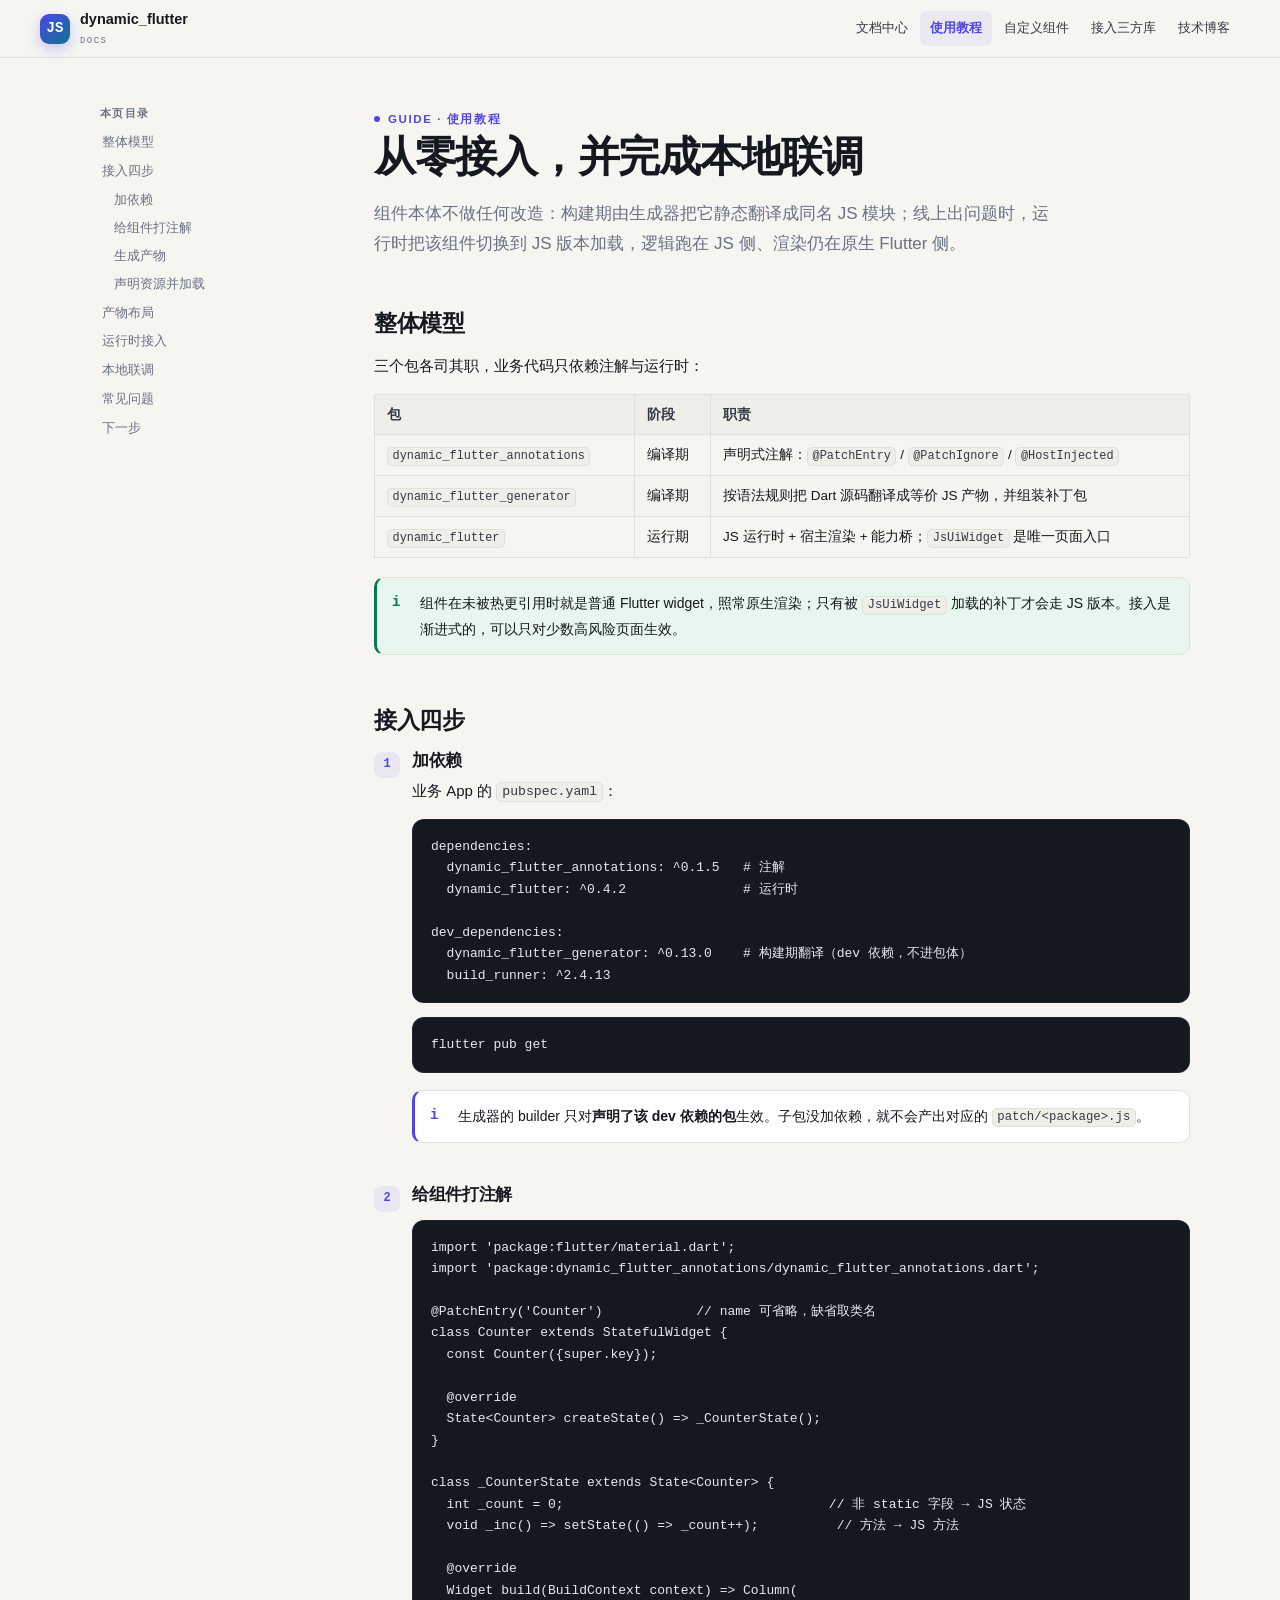
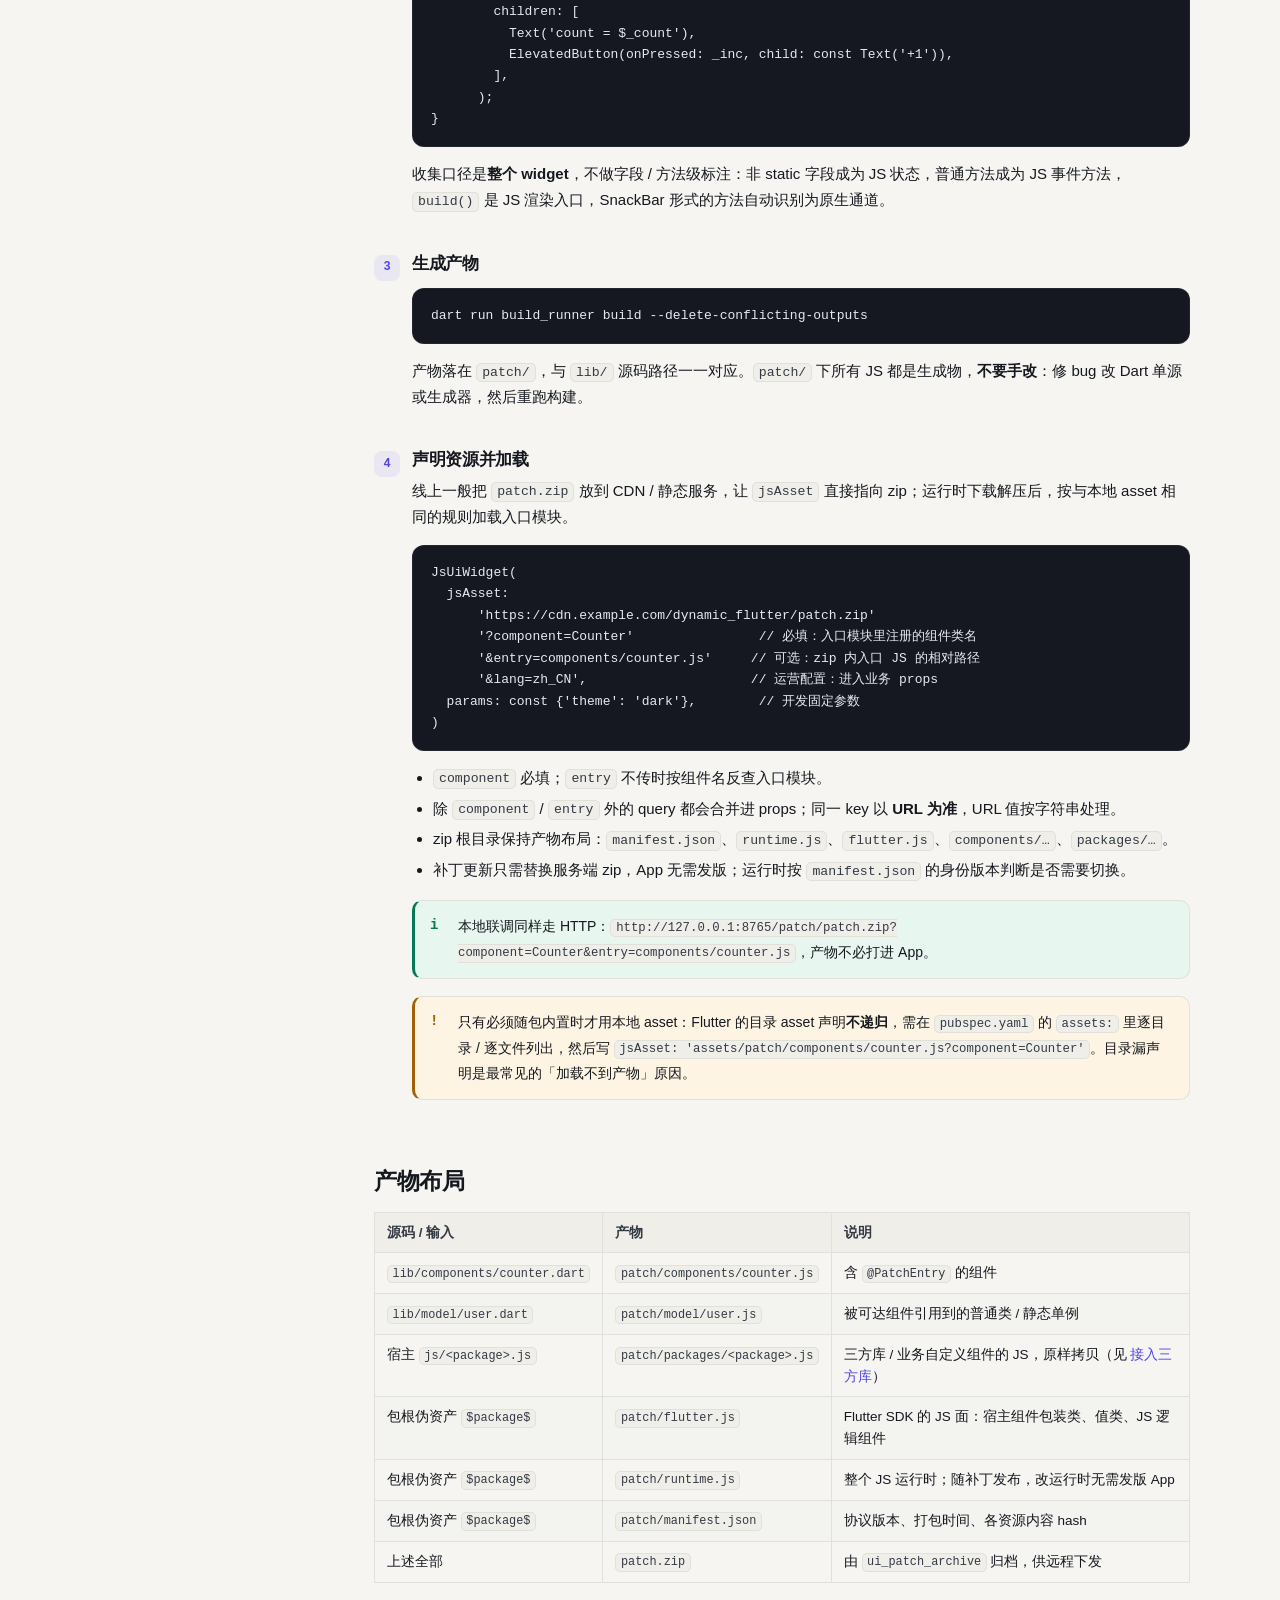
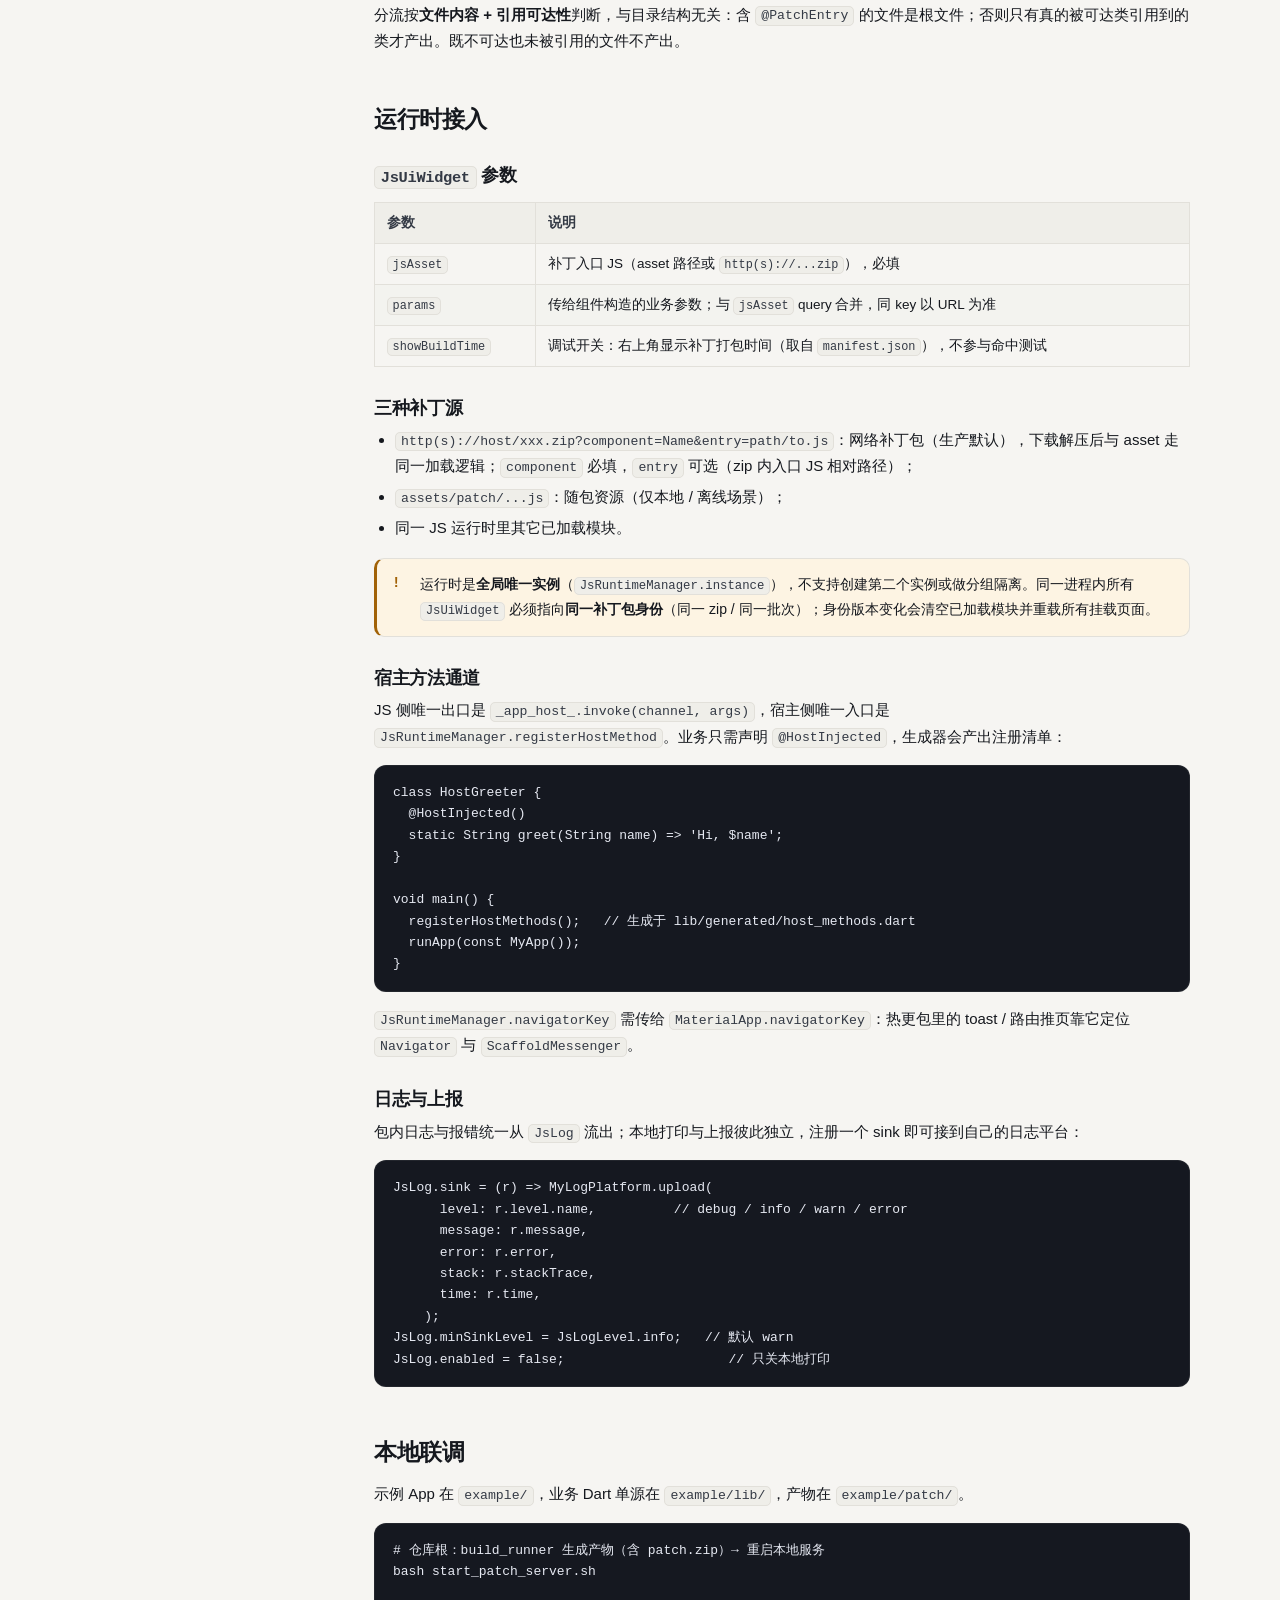
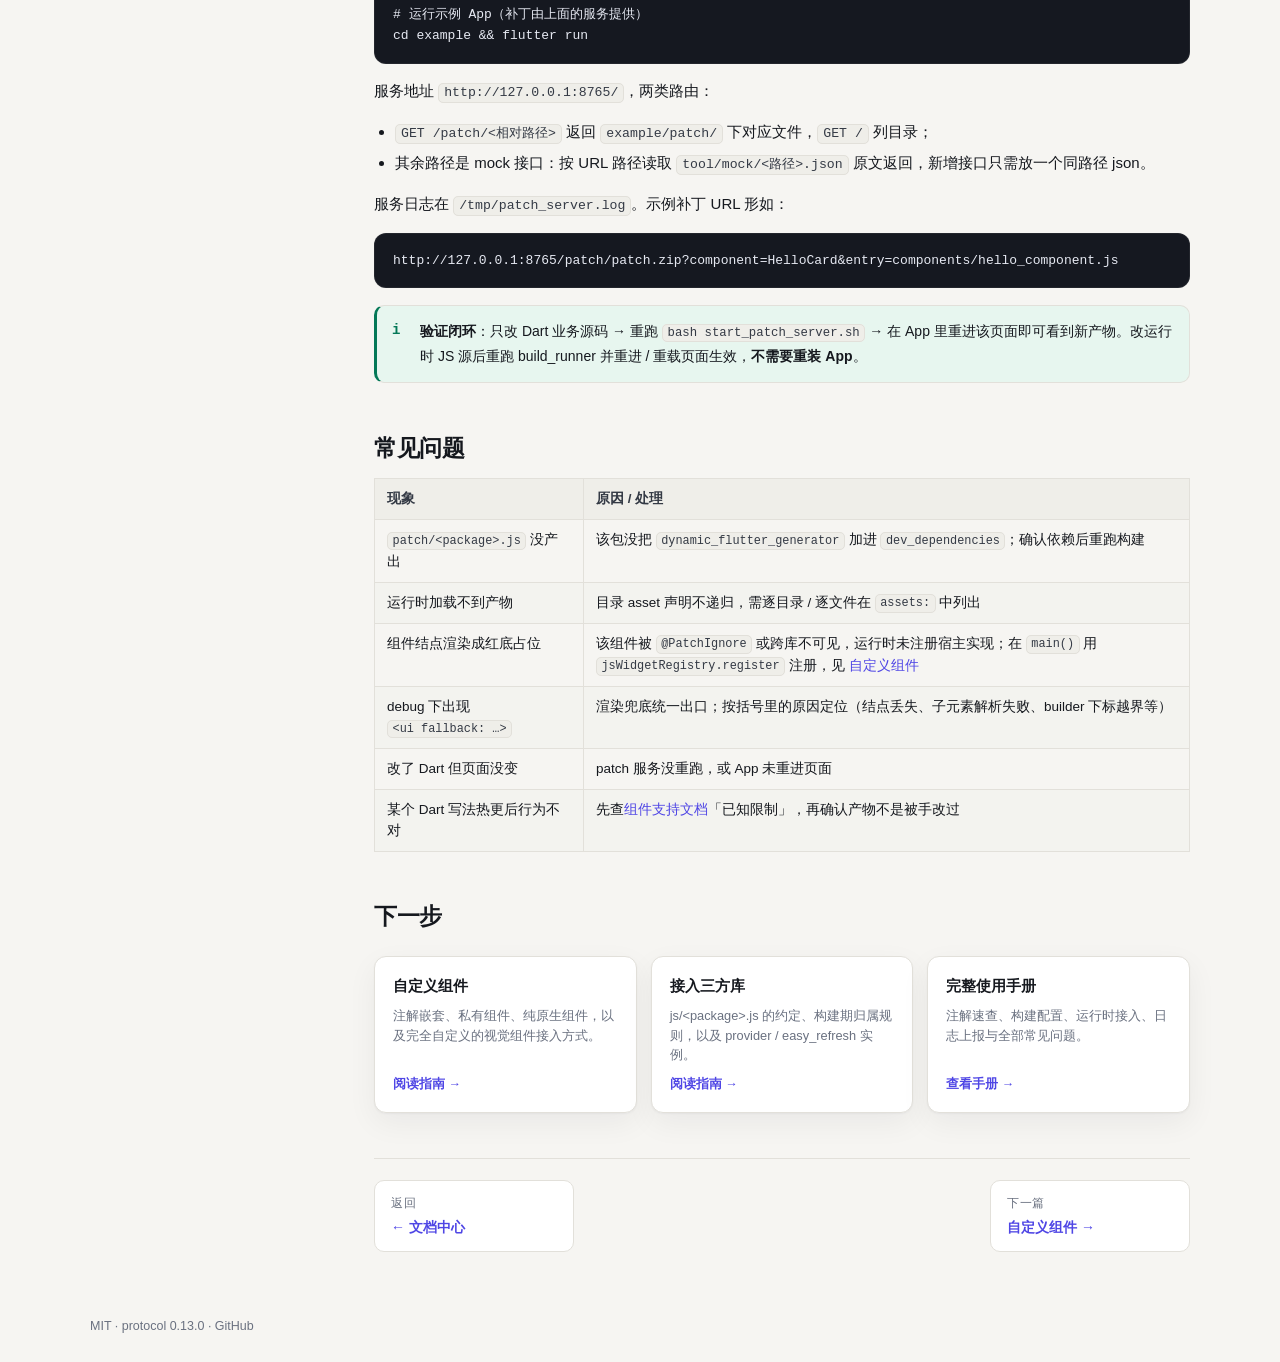
<file: docs/blog/getting-started.html>
<!DOCTYPE html>
<html lang="zh-CN">
<head>
<meta charset="utf-8">
<meta name="viewport" content="width=device-width, initial-scale=1">
<title>使用教程 · dynamic_flutter</title>
<meta name="description" content="dynamic_flutter 使用教程：接入四步、产物布局、运行时加载、本地联调与常见问题。">
<meta name="color-scheme" content="light dark">
<link rel="icon" href="data:image/svg+xml,%3Csvg xmlns='http://www.w3.org/2000/svg' viewBox='0 0 32 32'%3E%3Crect width='32' height='32' rx='8' fill='%234f46e5'/%3E%3Cpath d='M18 4 7 19h8l-1 9 11-15h-8l1-9z' fill='white'/%3E%3C/svg%3E">
<link rel="stylesheet" href="blog.css">
</head>
<body>

<header class="topbar">
  <a class="brand" href="index.html">
    <span class="brand-mark">JS</span>
    <span>dynamic_flutter<small>Docs</small></span>
  </a>
  <nav class="topnav" aria-label="站内导航">
    <a href="index.html">文档中心</a>
    <a class="active" href="getting-started.html">使用教程</a>
    <a href="custom-components.html">自定义组件</a>
    <a href="third-party.html">接入三方库</a>
    <a href="tech-blog.html">技术博客</a>
  </nav>
</header>

<div class="wrap">
  <aside class="toc" aria-label="本页目录">
    <div class="toc-title">本页目录</div>
    <a href="#model">整体模型</a>
    <a href="#steps">接入四步</a>
    <a class="sub" href="#deps">加依赖</a>
    <a class="sub" href="#annotate">给组件打注解</a>
    <a class="sub" href="#generate">生成产物</a>
    <a class="sub" href="#load">声明资源并加载</a>
    <a href="#products">产物布局</a>
    <a href="#runtime">运行时接入</a>
    <a href="#local">本地联调</a>
    <a href="#faq">常见问题</a>
    <a href="#next">下一步</a>
  </aside>

  <article>
    <span class="kicker">Guide · 使用教程</span>
    <h1>从零接入，并完成本地联调</h1>
    <p class="lead">组件本体不做任何改造：构建期由生成器把它静态翻译成同名 JS 模块；线上出问题时，运行时把该组件切换到 JS 版本加载，逻辑跑在 JS 侧、渲染仍在原生 Flutter 侧。</p>

    <h2 id="model">整体模型</h2>
    <p>三个包各司其职，业务代码只依赖注解与运行时：</p>
    <table>
      <thead><tr><th>包</th><th>阶段</th><th>职责</th></tr></thead>
      <tbody>
        <tr><td><code>dynamic_flutter_annotations</code></td><td>编译期</td><td>声明式注解：<code>@PatchEntry</code> / <code>@PatchIgnore</code> / <code>@HostInjected</code></td></tr>
        <tr><td><code>dynamic_flutter_generator</code></td><td>编译期</td><td>按语法规则把 Dart 源码翻译成等价 JS 产物，并组装补丁包</td></tr>
        <tr><td><code>dynamic_flutter</code></td><td>运行期</td><td>JS 运行时 + 宿主渲染 + 能力桥；<code>JsUiWidget</code> 是唯一页面入口</td></tr>
      </tbody>
    </table>
    <div class="callout tip">
      <span class="ico">i</span>
      <div><p>组件在未被热更引用时就是普通 Flutter widget，照常原生渲染；只有被 <code>JsUiWidget</code> 加载的补丁才会走 JS 版本。接入是渐进式的，可以只对少数高风险页面生效。</p></div>
    </div>

    <h2 id="steps">接入四步</h2>

    <div class="step" id="deps">
      <div class="step-num">1</div>
      <div>
        <h3>加依赖</h3>
        <p>业务 App 的 <code>pubspec.yaml</code>：</p>
        <pre><code>dependencies:
  dynamic_flutter_annotations: ^0.1.5   # 注解
  dynamic_flutter: ^0.4.2               # 运行时

dev_dependencies:
  dynamic_flutter_generator: ^0.13.0    # 构建期翻译（dev 依赖，不进包体）
  build_runner: ^2.4.13</code></pre>
        <pre><code>flutter pub get</code></pre>
        <div class="callout">
          <span class="ico">i</span>
          <div><p>生成器的 builder 只对<strong>声明了该 dev 依赖的包</strong>生效。子包没加依赖，就不会产出对应的 <code>patch/&lt;package&gt;.js</code>。</p></div>
        </div>
      </div>
    </div>

    <div class="step" id="annotate">
      <div class="step-num">2</div>
      <div>
        <h3>给组件打注解</h3>
        <pre><code>import 'package:flutter/material.dart';
import 'package:dynamic_flutter_annotations/dynamic_flutter_annotations.dart';

@PatchEntry('Counter')            // name 可省略，缺省取类名
class Counter extends StatefulWidget {
  const Counter({super.key});

  @override
  State&lt;Counter&gt; createState() =&gt; _CounterState();
}

class _CounterState extends State&lt;Counter&gt; {
  int _count = 0;                                  // 非 static 字段 → JS 状态
  void _inc() =&gt; setState(() =&gt; _count++);          // 方法 → JS 方法

  @override
  Widget build(BuildContext context) =&gt; Column(
        children: [
          Text('count = $_count'),
          ElevatedButton(onPressed: _inc, child: const Text('+1')),
        ],
      );
}</code></pre>
        <p>收集口径是<strong>整个 widget</strong>，不做字段 / 方法级标注：非 static 字段成为 JS 状态，普通方法成为 JS 事件方法，<code>build()</code> 是 JS 渲染入口，SnackBar 形式的方法自动识别为原生通道。</p>
      </div>
    </div>

    <div class="step" id="generate">
      <div class="step-num">3</div>
      <div>
        <h3>生成产物</h3>
        <pre><code>dart run build_runner build --delete-conflicting-outputs</code></pre>
        <p>产物落在 <code>patch/</code>，与 <code>lib/</code> 源码路径一一对应。<code>patch/</code> 下所有 JS 都是生成物，<strong>不要手改</strong>：修 bug 改 Dart 单源或生成器，然后重跑构建。</p>
      </div>
    </div>

    <div class="step" id="load">
      <div class="step-num">4</div>
      <div>
        <h3>声明资源并加载</h3>
        <p>线上一般把 <code>patch.zip</code> 放到 CDN / 静态服务，让 <code>jsAsset</code> 直接指向 zip；运行时下载解压后，按与本地 asset 相同的规则加载入口模块。</p>
        <pre><code>JsUiWidget(
  jsAsset:
      'https://cdn.example.com/dynamic_flutter/patch.zip'
      '?component=Counter'                // 必填：入口模块里注册的组件类名
      '&amp;entry=components/counter.js'     // 可选：zip 内入口 JS 的相对路径
      '&amp;lang=zh_CN',                     // 运营配置：进入业务 props
  params: const {'theme': 'dark'},        // 开发固定参数
)</code></pre>
        <ul>
          <li><code>component</code> 必填；<code>entry</code> 不传时按组件名反查入口模块。</li>
          <li>除 <code>component</code> / <code>entry</code> 外的 query 都会合并进 props；同一 key 以 <strong>URL 为准</strong>，URL 值按字符串处理。</li>
          <li>zip 根目录保持产物布局：<code>manifest.json</code>、<code>runtime.js</code>、<code>flutter.js</code>、<code>components/…</code>、<code>packages/…</code>。</li>
          <li>补丁更新只需替换服务端 zip，App 无需发版；运行时按 <code>manifest.json</code> 的身份版本判断是否需要切换。</li>
        </ul>
        <div class="callout tip">
          <span class="ico">i</span>
          <div><p>本地联调同样走 HTTP：<code>http://127.0.0.1:8765/patch/patch.zip?component=Counter&amp;entry=components/counter.js</code>，产物不必打进 App。</p></div>
        </div>
        <div class="callout warn">
          <span class="ico">!</span>
          <div><p>只有必须随包内置时才用本地 asset：Flutter 的目录 asset 声明<strong>不递归</strong>，需在 <code>pubspec.yaml</code> 的 <code>assets:</code> 里逐目录 / 逐文件列出，然后写 <code>jsAsset: 'assets/patch/components/counter.js?component=Counter'</code>。目录漏声明是最常见的「加载不到产物」原因。</p></div>
        </div>
      </div>
    </div>

    <h2 id="products">产物布局</h2>
    <table>
      <thead><tr><th>源码 / 输入</th><th>产物</th><th>说明</th></tr></thead>
      <tbody>
        <tr><td><code>lib/components/counter.dart</code></td><td><code>patch/components/counter.js</code></td><td>含 <code>@PatchEntry</code> 的组件</td></tr>
        <tr><td><code>lib/model/user.dart</code></td><td><code>patch/model/user.js</code></td><td>被可达组件引用到的普通类 / 静态单例</td></tr>
        <tr><td>宿主 <code>js/&lt;package&gt;.js</code></td><td><code>patch/packages/&lt;package&gt;.js</code></td><td>三方库 / 业务自定义组件的 JS，原样拷贝（见 <a href="third-party.html">接入三方库</a>）</td></tr>
        <tr><td>包根伪资产 <code>$package$</code></td><td><code>patch/flutter.js</code></td><td>Flutter SDK 的 JS 面：宿主组件包装类、值类、JS 逻辑组件</td></tr>
        <tr><td>包根伪资产 <code>$package$</code></td><td><code>patch/runtime.js</code></td><td>整个 JS 运行时；随补丁发布，改运行时无需发版 App</td></tr>
        <tr><td>包根伪资产 <code>$package$</code></td><td><code>patch/manifest.json</code></td><td>协议版本、打包时间、各资源内容 hash</td></tr>
        <tr><td>上述全部</td><td><code>patch.zip</code></td><td>由 <code>ui_patch_archive</code> 归档，供远程下发</td></tr>
      </tbody>
    </table>
    <p>分流按<strong>文件内容 + 引用可达性</strong>判断，与目录结构无关：含 <code>@PatchEntry</code> 的文件是根文件；否则只有真的被可达类引用到的类才产出。既不可达也未被引用的文件不产出。</p>

    <h2 id="runtime">运行时接入</h2>
    <h3><code>JsUiWidget</code> 参数</h3>
    <table>
      <thead><tr><th>参数</th><th>说明</th></tr></thead>
      <tbody>
        <tr><td><code>jsAsset</code></td><td>补丁入口 JS（asset 路径或 <code>http(s)://...zip</code>），必填</td></tr>
        <tr><td><code>params</code></td><td>传给组件构造的业务参数；与 <code>jsAsset</code> query 合并，同 key 以 URL 为准</td></tr>
        <tr><td><code>showBuildTime</code></td><td>调试开关：右上角显示补丁打包时间（取自 <code>manifest.json</code>），不参与命中测试</td></tr>
      </tbody>
    </table>

    <h3>三种补丁源</h3>
    <ul>
      <li><code>http(s)://host/xxx.zip?component=Name&amp;entry=path/to.js</code>：网络补丁包（生产默认），下载解压后与 asset 走同一加载逻辑；<code>component</code> 必填，<code>entry</code> 可选（zip 内入口 JS 相对路径）；</li>
      <li><code>assets/patch/...js</code>：随包资源（仅本地 / 离线场景）；</li>
      <li>同一 JS 运行时里其它已加载模块。</li>
    </ul>

    <div class="callout warn">
      <span class="ico">!</span>
      <div><p>运行时是<strong>全局唯一实例</strong>（<code>JsRuntimeManager.instance</code>），不支持创建第二个实例或做分组隔离。同一进程内所有 <code>JsUiWidget</code> 必须指向<strong>同一补丁包身份</strong>（同一 zip / 同一批次）；身份版本变化会清空已加载模块并重载所有挂载页面。</p></div>
    </div>

    <h3>宿主方法通道</h3>
    <p>JS 侧唯一出口是 <code>_app_host_.invoke(channel, args)</code>，宿主侧唯一入口是 <code>JsRuntimeManager.registerHostMethod</code>。业务只需声明 <code>@HostInjected</code>，生成器会产出注册清单：</p>
    <pre><code>class HostGreeter {
  @HostInjected()
  static String greet(String name) =&gt; 'Hi, $name';
}

void main() {
  registerHostMethods();   // 生成于 lib/generated/host_methods.dart
  runApp(const MyApp());
}</code></pre>
    <p><code>JsRuntimeManager.navigatorKey</code> 需传给 <code>MaterialApp.navigatorKey</code>：热更包里的 toast / 路由推页靠它定位 <code>Navigator</code> 与 <code>ScaffoldMessenger</code>。</p>

    <h3>日志与上报</h3>
    <p>包内日志与报错统一从 <code>JsLog</code> 流出；本地打印与上报彼此独立，注册一个 sink 即可接到自己的日志平台：</p>
    <pre><code>JsLog.sink = (r) =&gt; MyLogPlatform.upload(
      level: r.level.name,          // debug / info / warn / error
      message: r.message,
      error: r.error,
      stack: r.stackTrace,
      time: r.time,
    );
JsLog.minSinkLevel = JsLogLevel.info;   // 默认 warn
JsLog.enabled = false;                     // 只关本地打印</code></pre>

    <h2 id="local">本地联调</h2>
    <p>示例 App 在 <code>example/</code>，业务 Dart 单源在 <code>example/lib/</code>，产物在 <code>example/patch/</code>。</p>
    <pre><code># 仓库根：build_runner 生成产物（含 patch.zip）→ 重启本地服务
bash start_patch_server.sh

# 运行示例 App（补丁由上面的服务提供）
cd example &amp;&amp; flutter run</code></pre>
    <p>服务地址 <code>http://127.0.0.1:8765/</code>，两类路由：</p>
    <ul>
      <li><code>GET /patch/&lt;相对路径&gt;</code> 返回 <code>example/patch/</code> 下对应文件，<code>GET /</code> 列目录；</li>
      <li>其余路径是 mock 接口：按 URL 路径读取 <code>tool/mock/&lt;路径&gt;.json</code> 原文返回，新增接口只需放一个同路径 json。</li>
    </ul>
    <p>服务日志在 <code>/tmp/patch_server.log</code>。示例补丁 URL 形如：</p>
    <pre><code>http://127.0.0.1:8765/patch/patch.zip?component=HelloCard&amp;entry=components/hello_component.js</code></pre>
    <div class="callout tip">
      <span class="ico">i</span>
      <div><p><strong>验证闭环</strong>：只改 Dart 业务源码 → 重跑 <code>bash start_patch_server.sh</code> → 在 App 里重进该页面即可看到新产物。改运行时 JS 源后重跑 build_runner 并重进 / 重载页面生效，<strong>不需要重装 App</strong>。</p></div>
    </div>

    <h2 id="faq">常见问题</h2>
    <table>
      <thead><tr><th>现象</th><th>原因 / 处理</th></tr></thead>
      <tbody>
        <tr><td><code>patch/&lt;package&gt;.js</code> 没产出</td><td>该包没把 <code>dynamic_flutter_generator</code> 加进 <code>dev_dependencies</code>；确认依赖后重跑构建</td></tr>
        <tr><td>运行时加载不到产物</td><td>目录 asset 声明不递归，需逐目录 / 逐文件在 <code>assets:</code> 中列出</td></tr>
        <tr><td>组件结点渲染成红底占位</td><td>该组件被 <code>@PatchIgnore</code> 或跨库不可见，运行时未注册宿主实现；在 <code>main()</code> 用 <code>jsWidgetRegistry.register</code> 注册，见 <a href="custom-components.html">自定义组件</a></td></tr>
        <tr><td>debug 下出现 <code>&lt;ui fallback: …&gt;</code></td><td>渲染兜底统一出口；按括号里的原因定位（结点丢失、子元素解析失败、builder 下标越界等）</td></tr>
        <tr><td>改了 Dart 但页面没变</td><td>patch 服务没重跑，或 App 未重进页面</td></tr>
        <tr><td>某个 Dart 写法热更后行为不对</td><td>先查<a href="../组件支持文档.md">组件支持文档</a>「已知限制」，再确认产物不是被手改过</td></tr>
      </tbody>
    </table>

    <h2 id="next">下一步</h2>
    <div class="cards">
      <a class="card" href="custom-components.html">
        <b>自定义组件</b>
        <span>注解嵌套、私有组件、纯原生组件，以及完全自定义的视觉组件接入方式。</span>
        <span class="go">阅读指南 →</span>
      </a>
      <a class="card" href="third-party.html">
        <b>接入三方库</b>
        <span>js/&lt;package&gt;.js 的约定、构建期归属规则，以及 provider / easy_refresh 实例。</span>
        <span class="go">阅读指南 →</span>
      </a>
      <a class="card" href="../使用手册.md">
        <b>完整使用手册</b>
        <span>注解速查、构建配置、运行时接入、日志上报与全部常见问题。</span>
        <span class="go">查看手册 →</span>
      </a>
    </div>

    <nav class="pager">
      <a href="index.html"><small>返回</small><b>← 文档中心</b></a>
      <a href="custom-components.html"><small>下一篇</small><b>自定义组件 →</b></a>
    </nav>
  </article>
</div>

<footer>
  <span>MIT · protocol 0.13.0 · </span>
  <a href="https://github.com/JDongKhan/dynamic_flutter" target="_blank" rel="noopener">GitHub</a>
</footer>

</body>
</html>
</file>
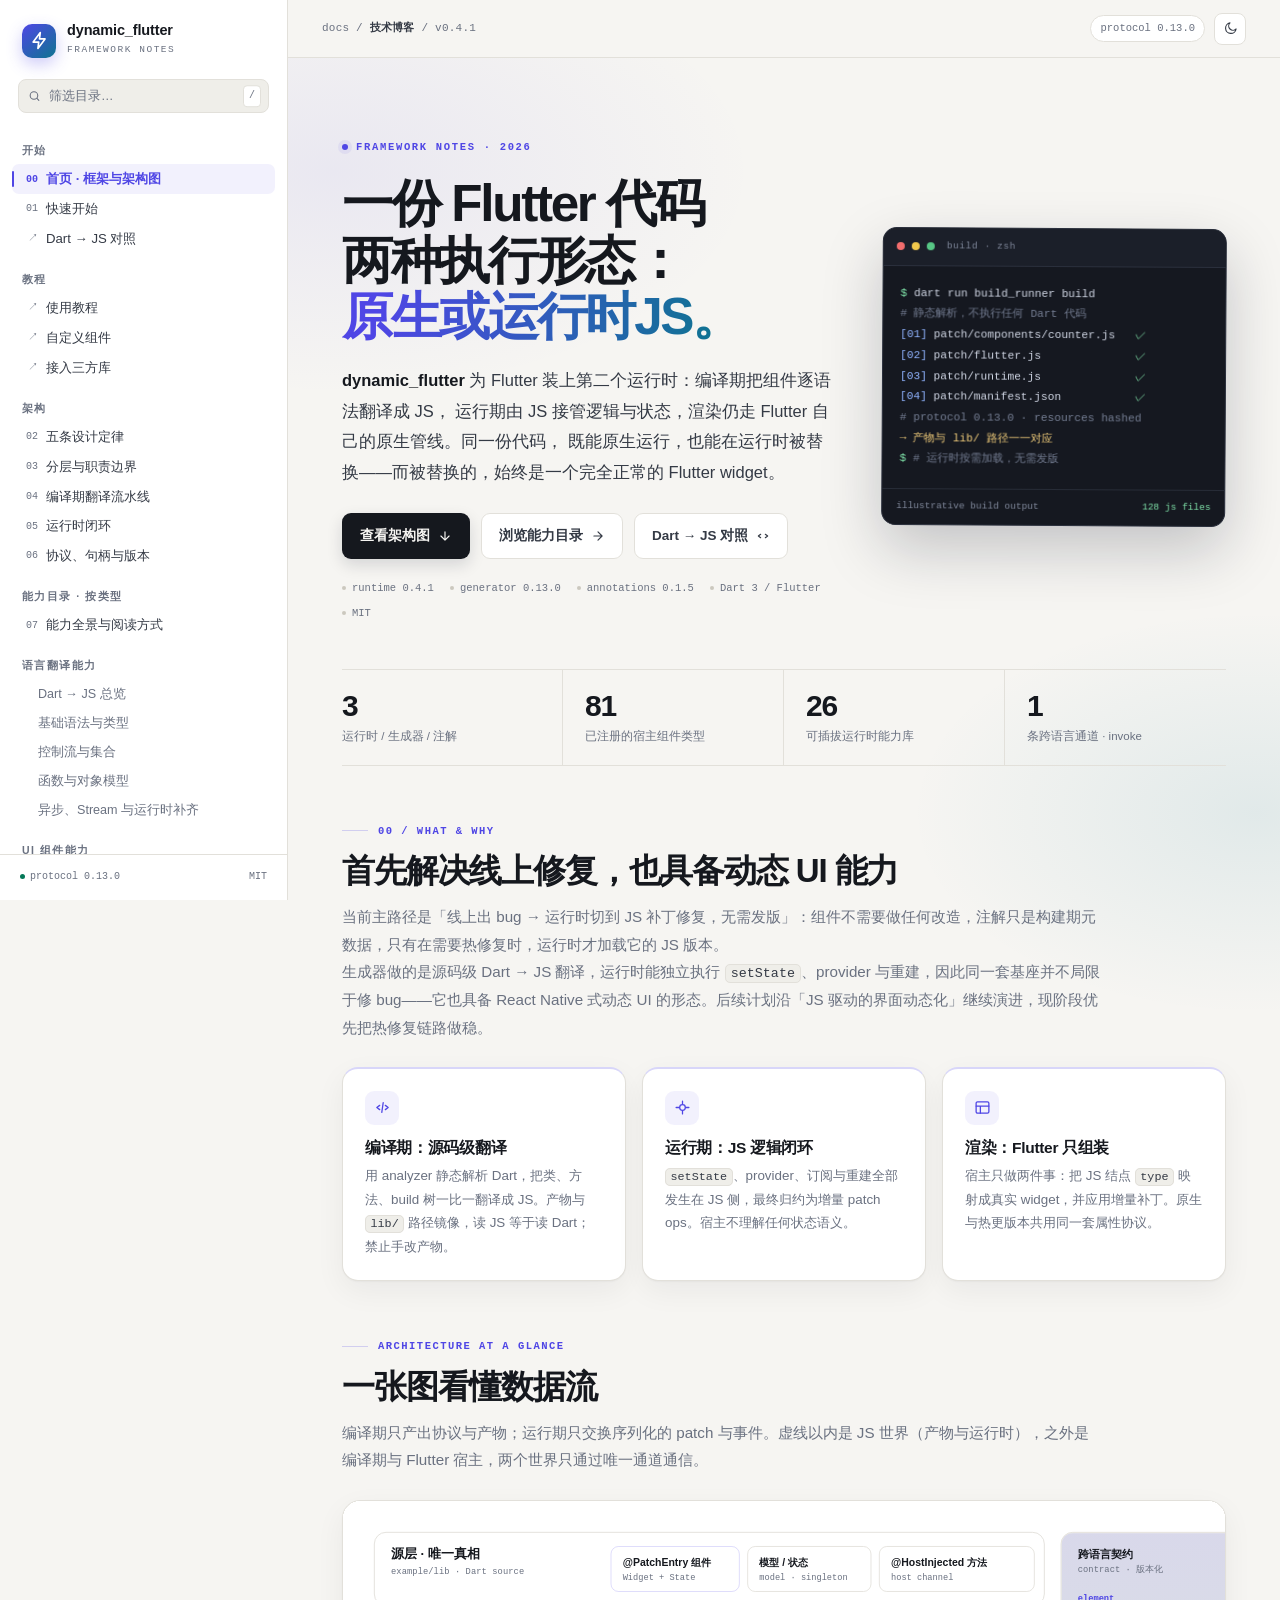
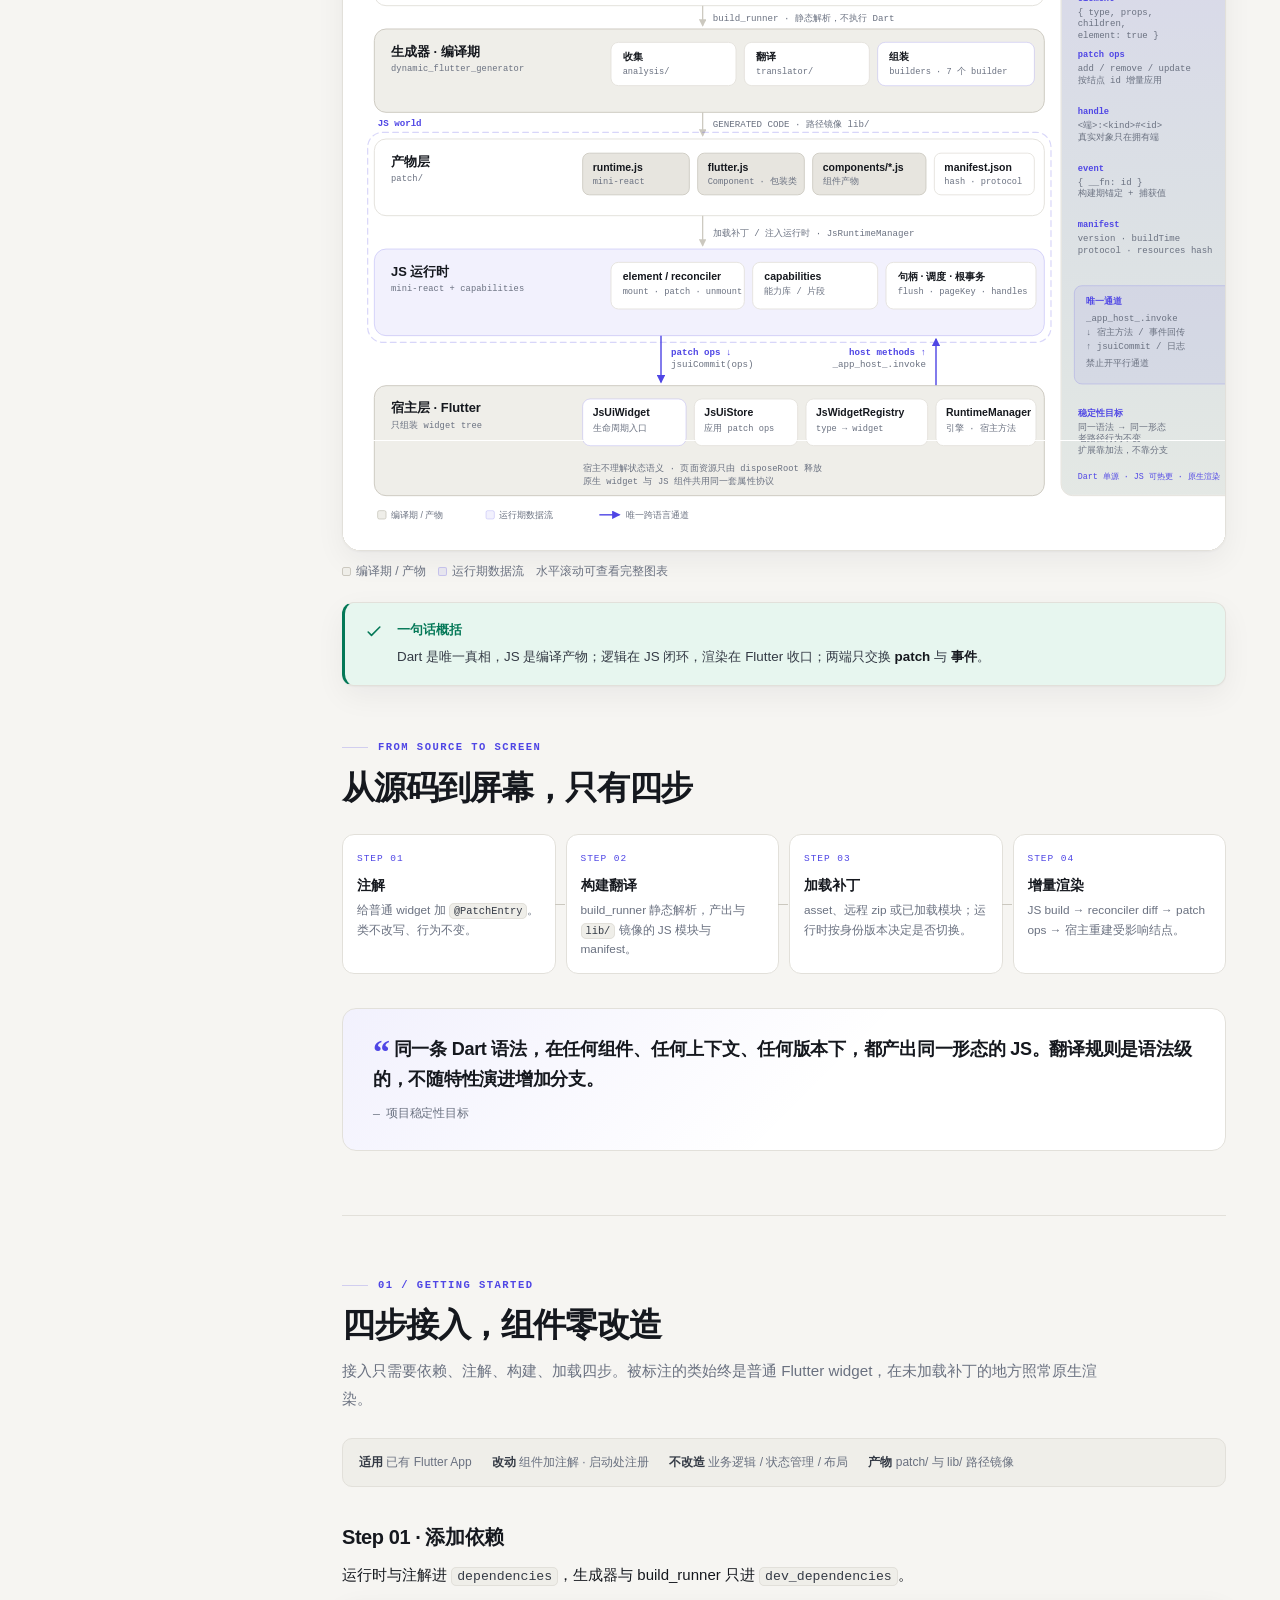
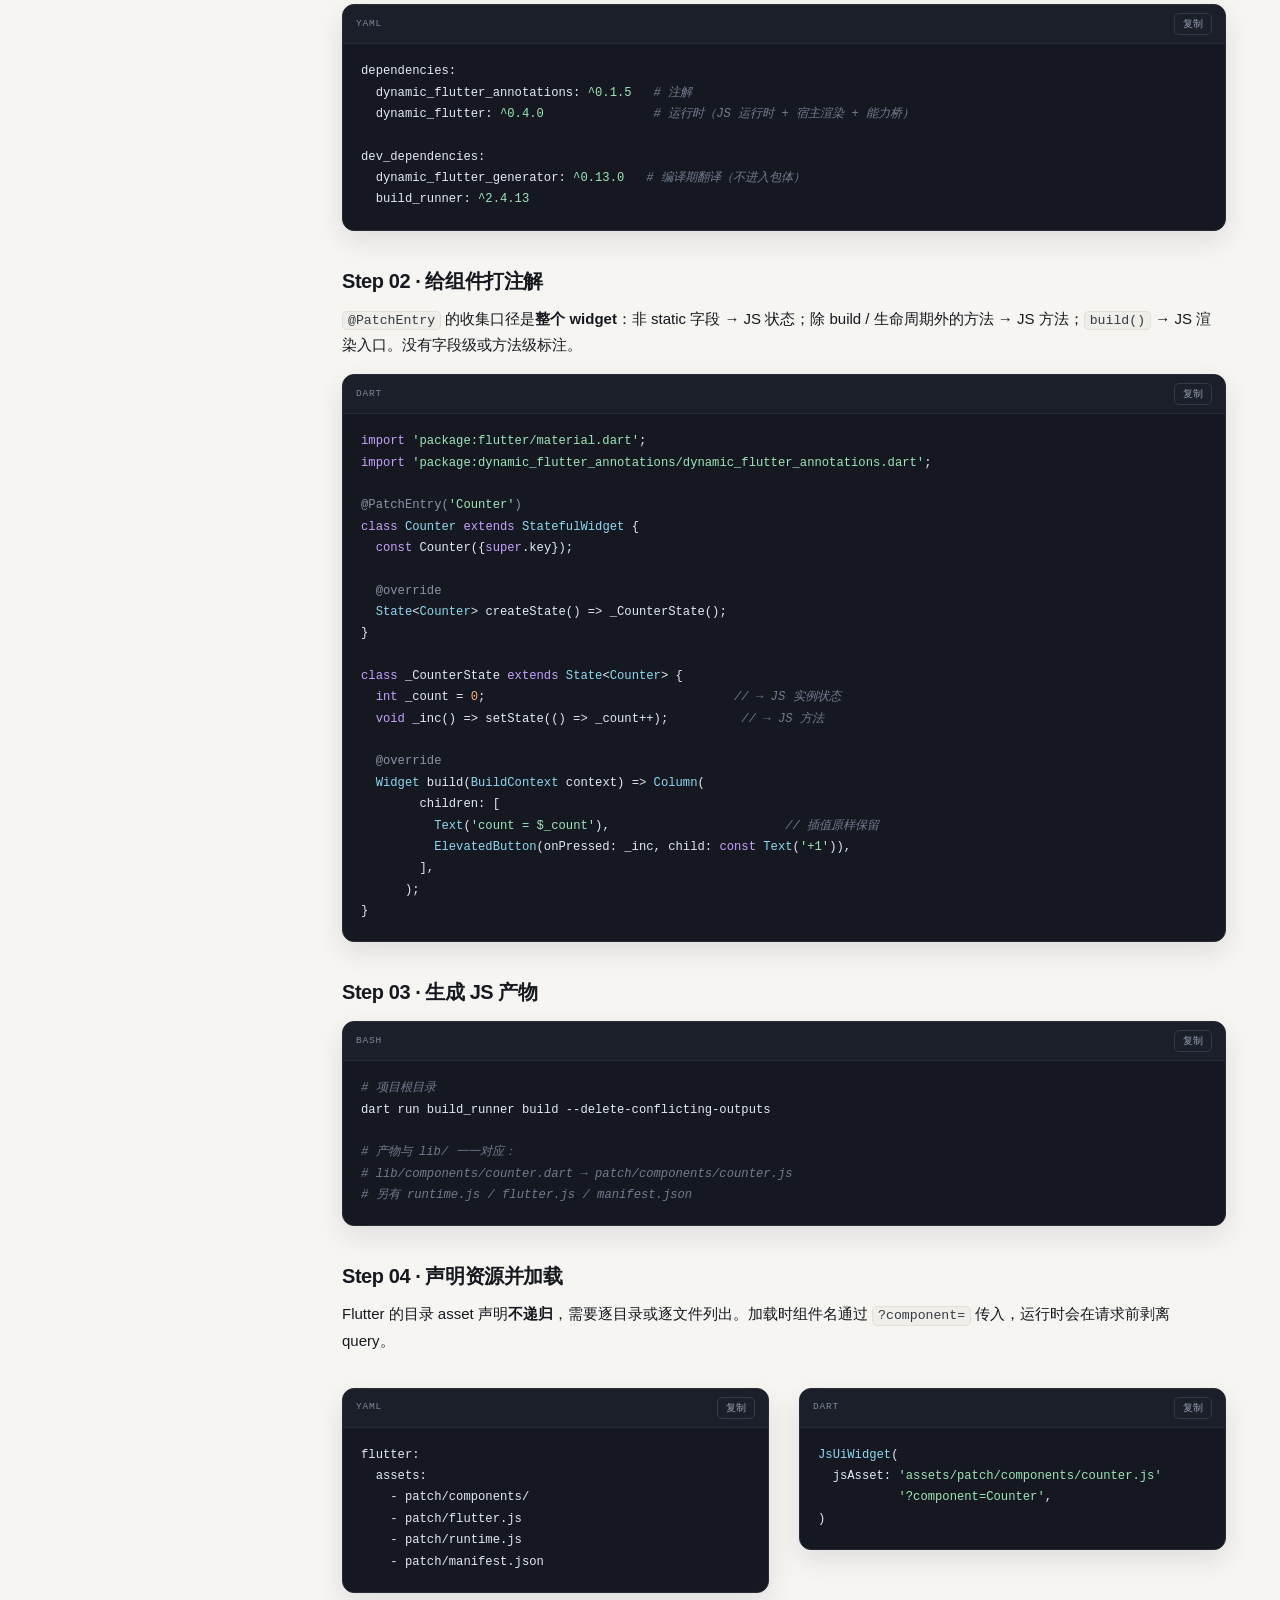
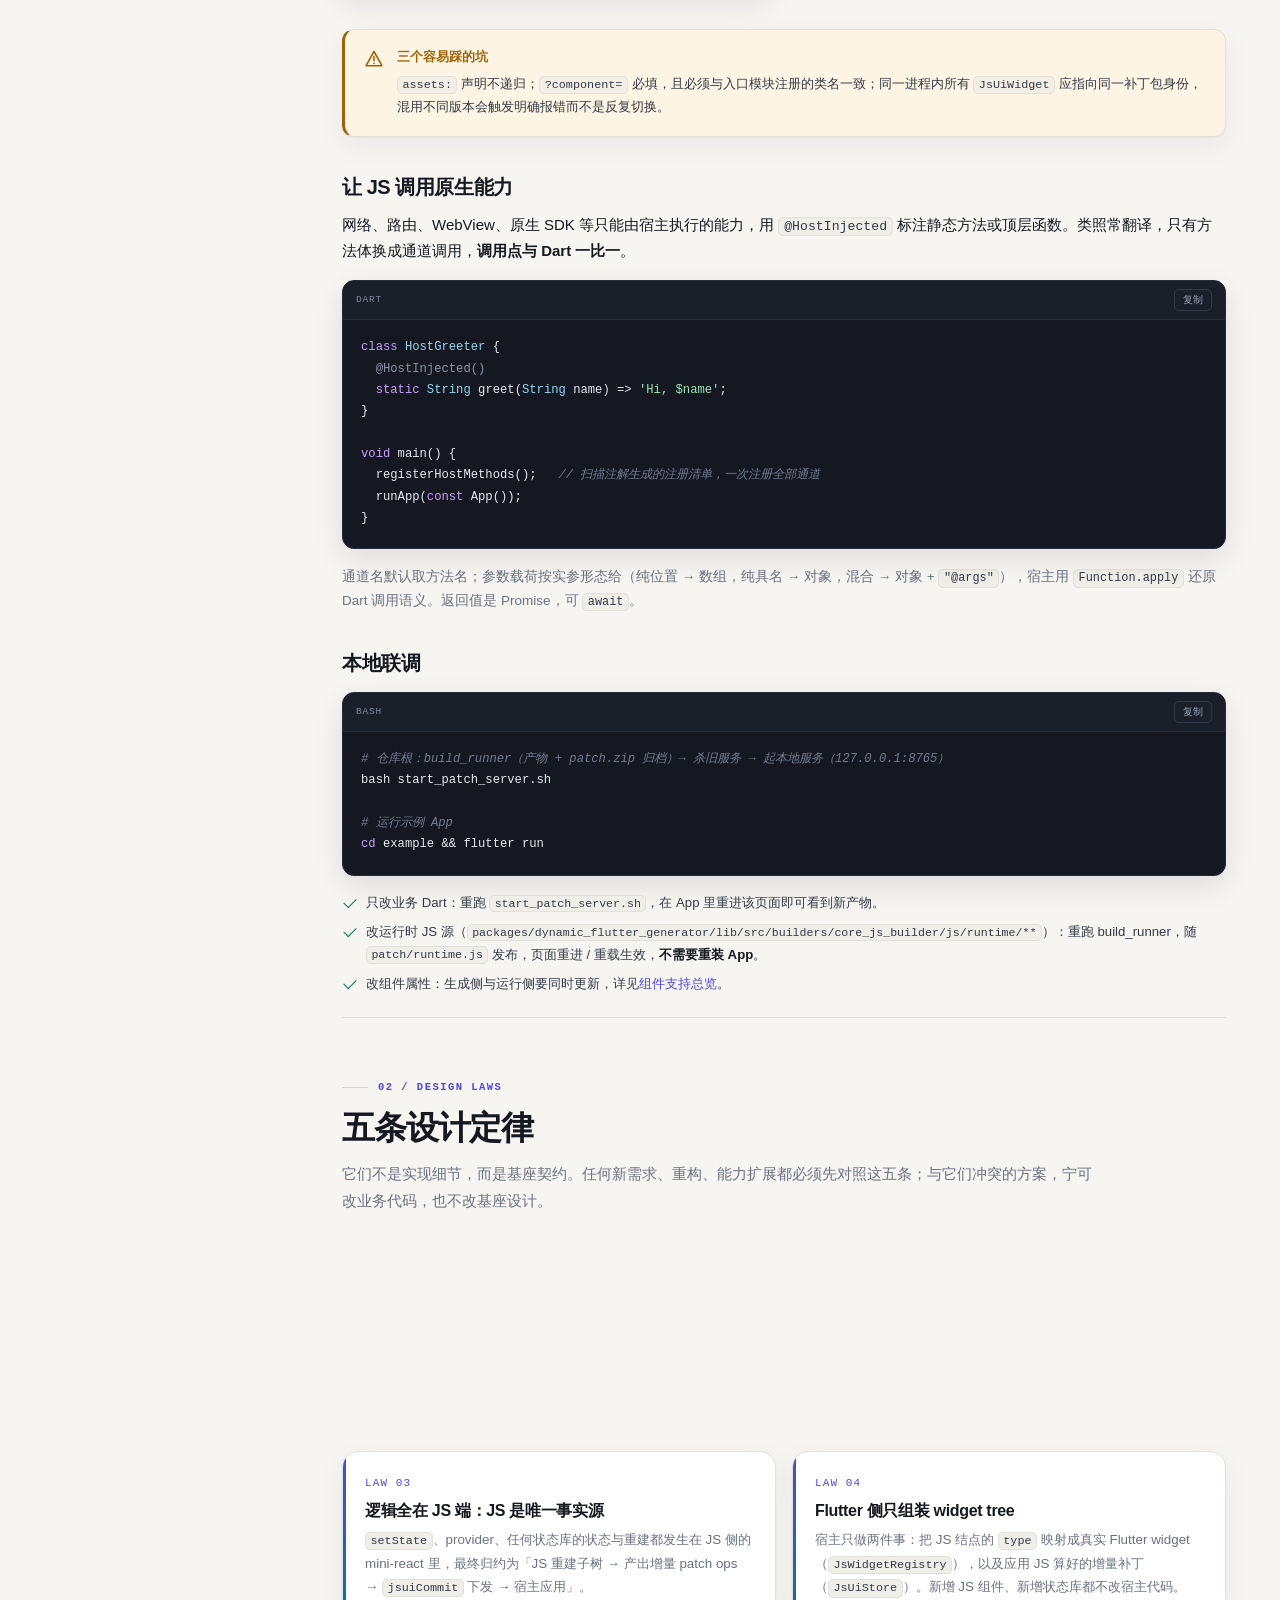
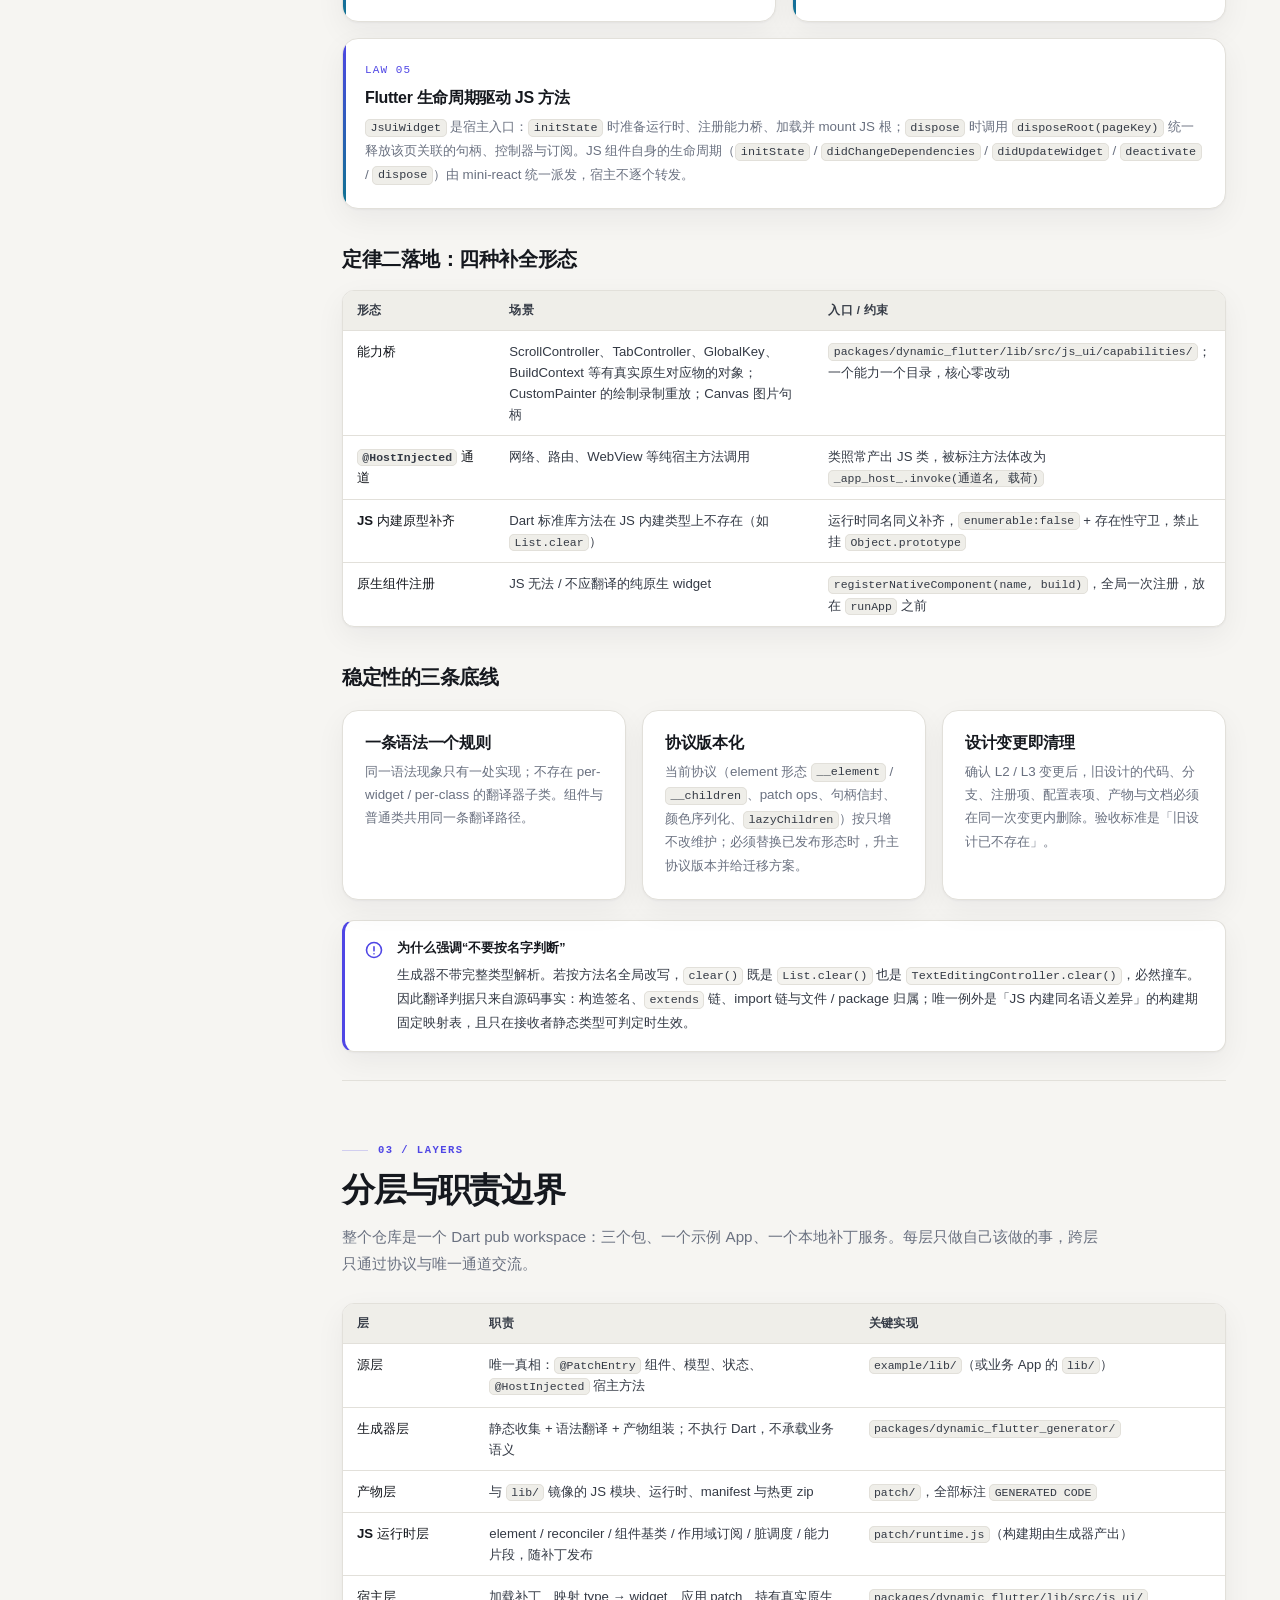
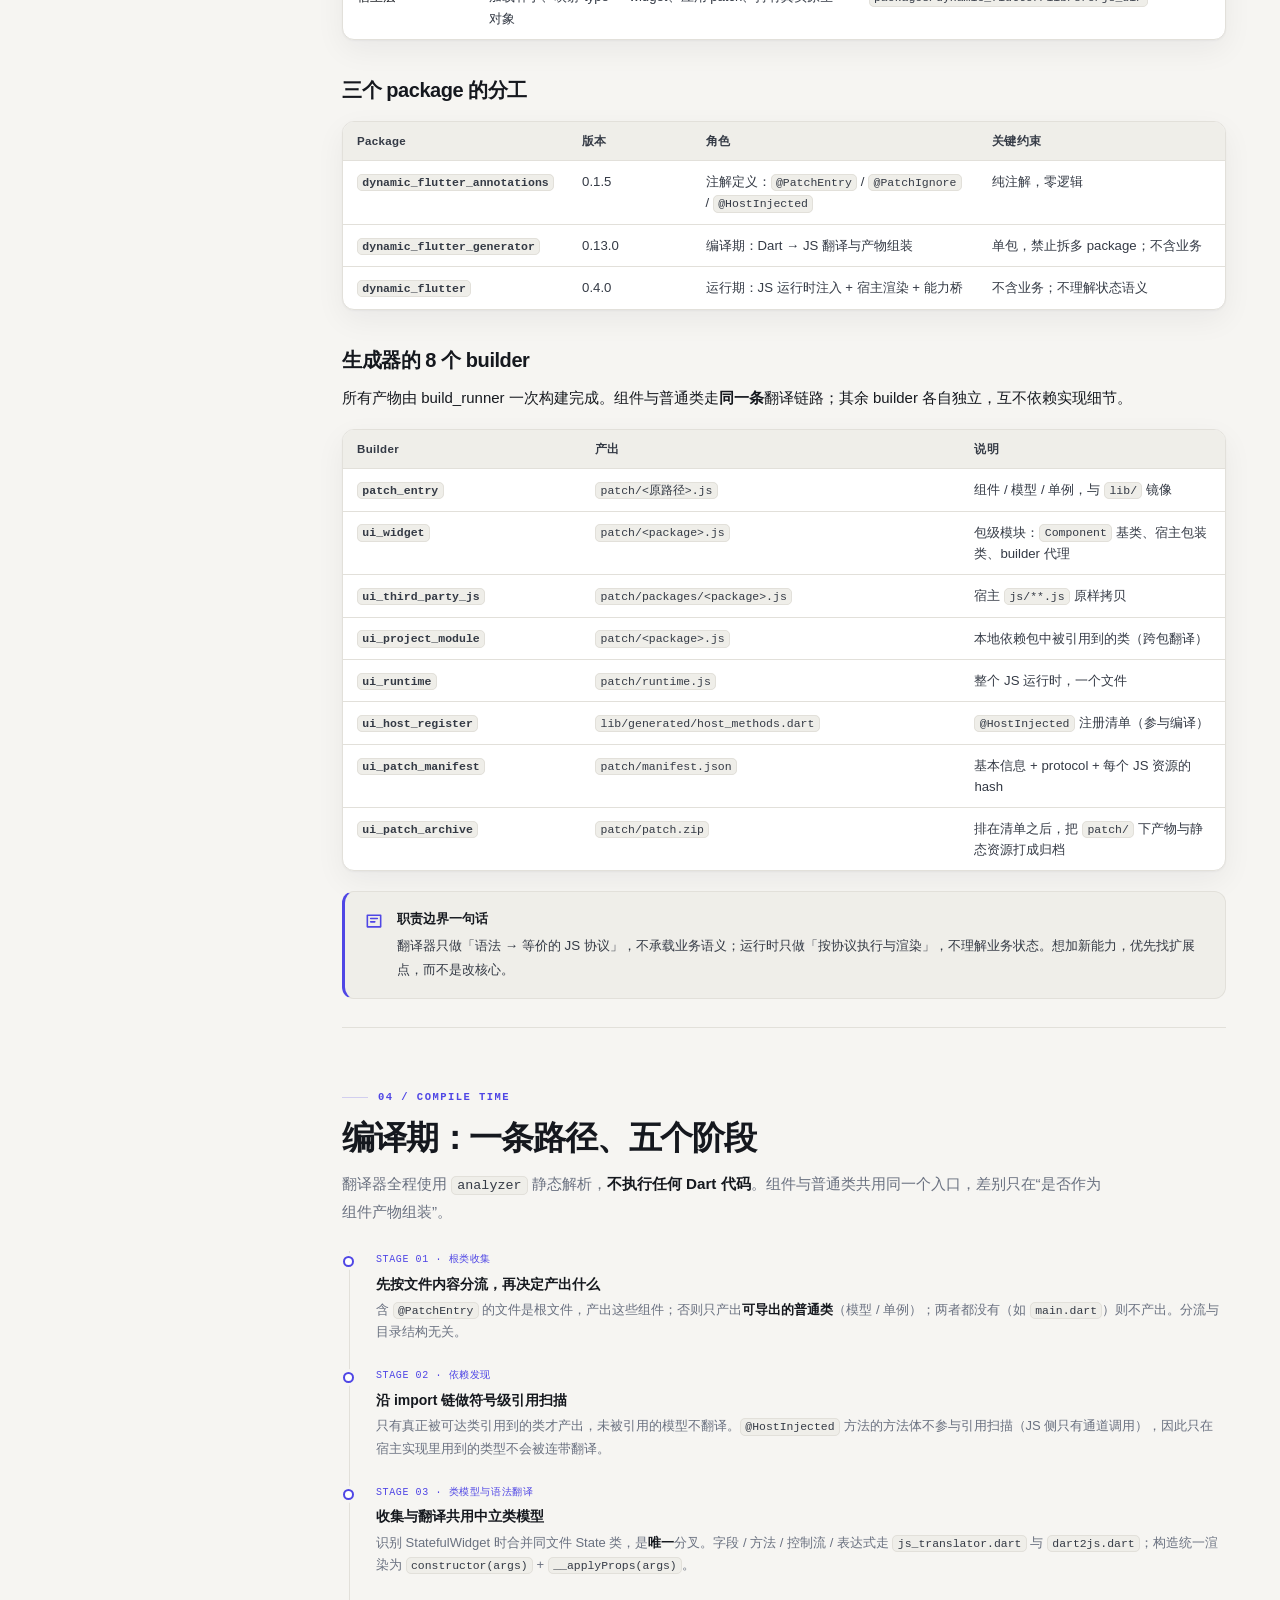
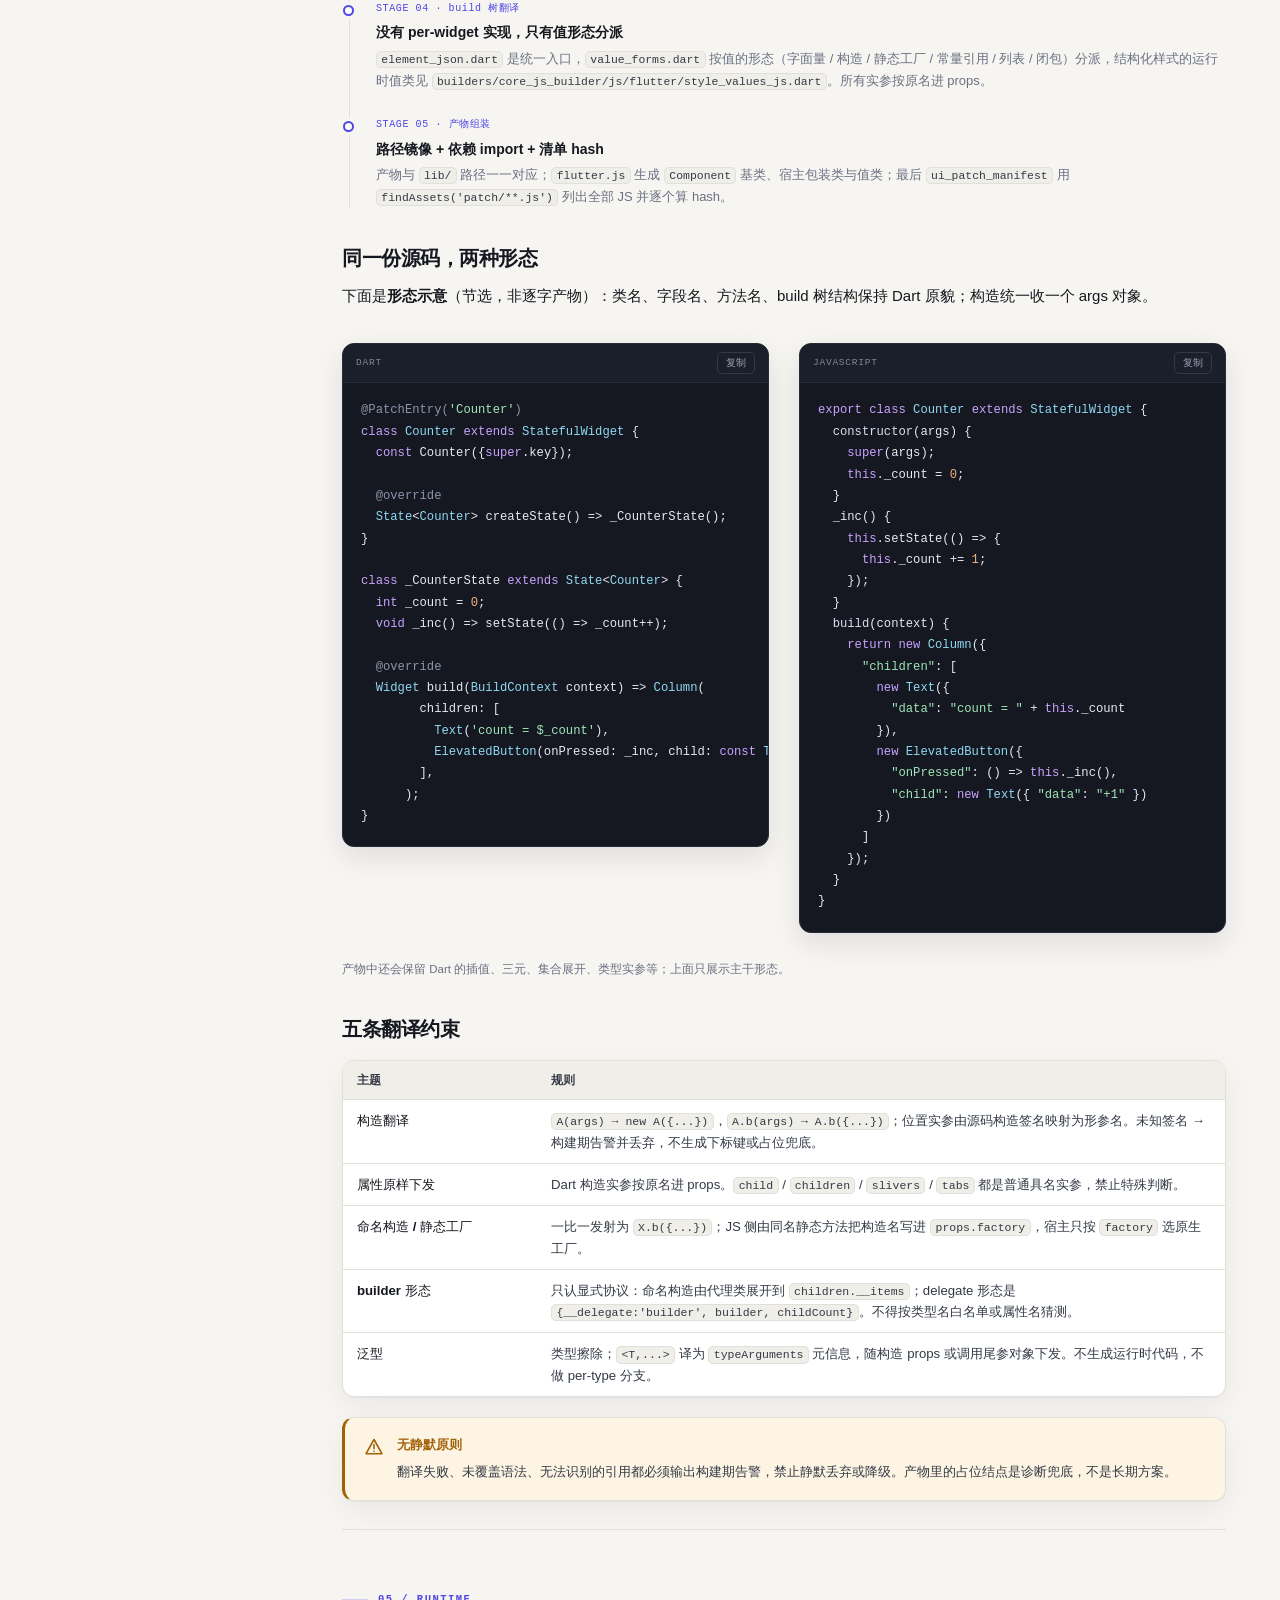
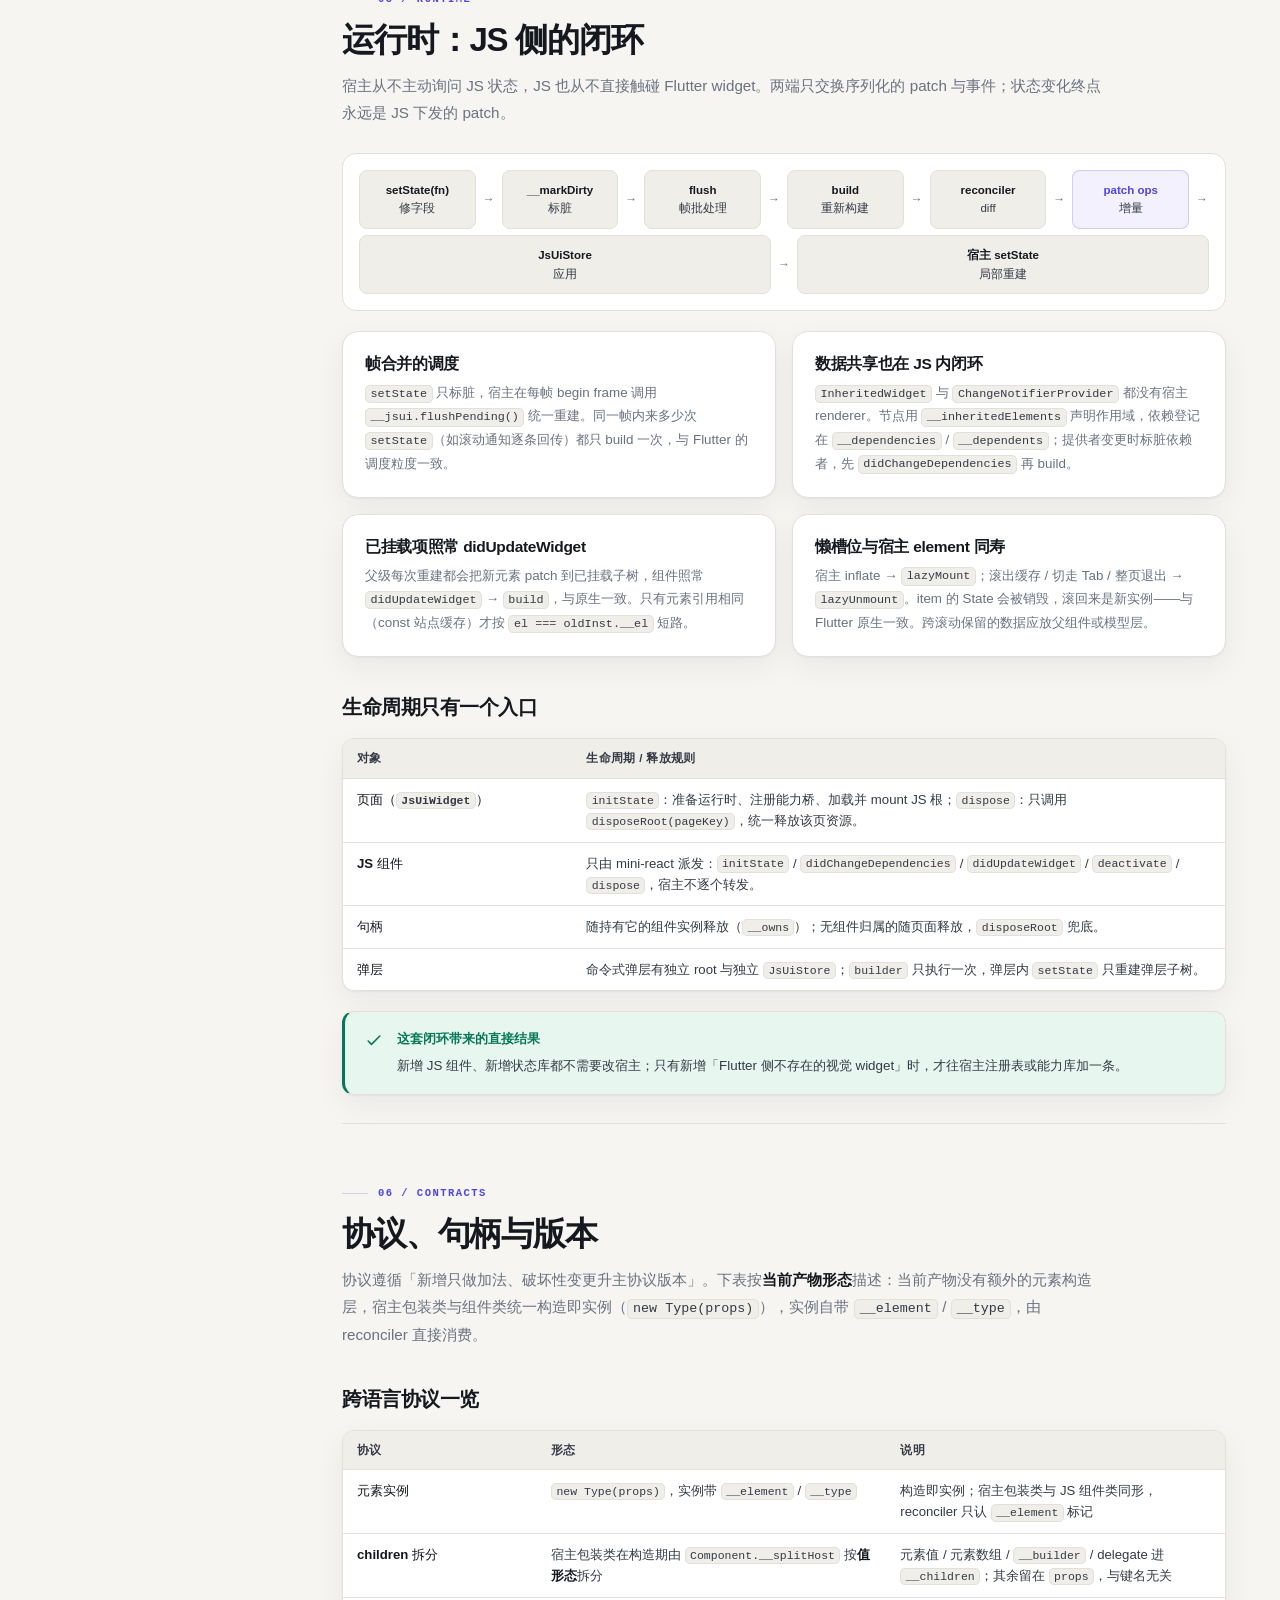
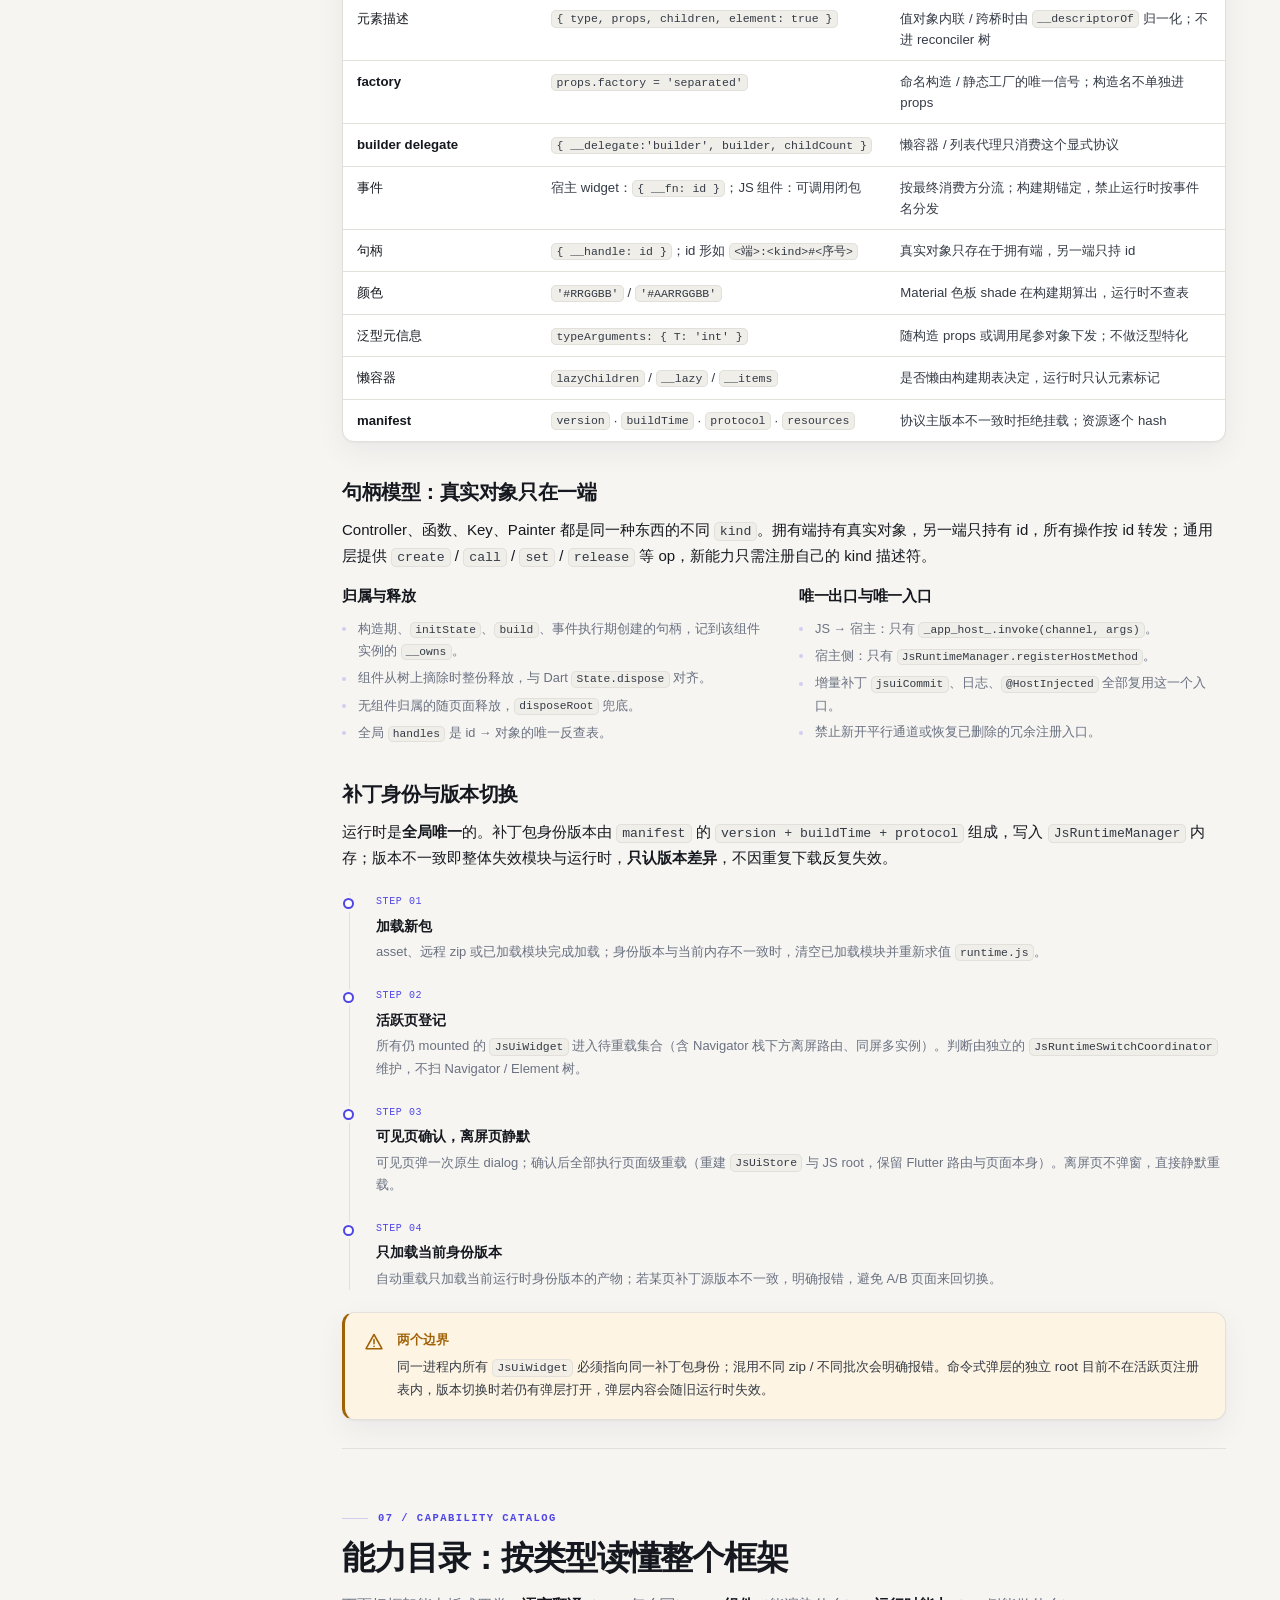
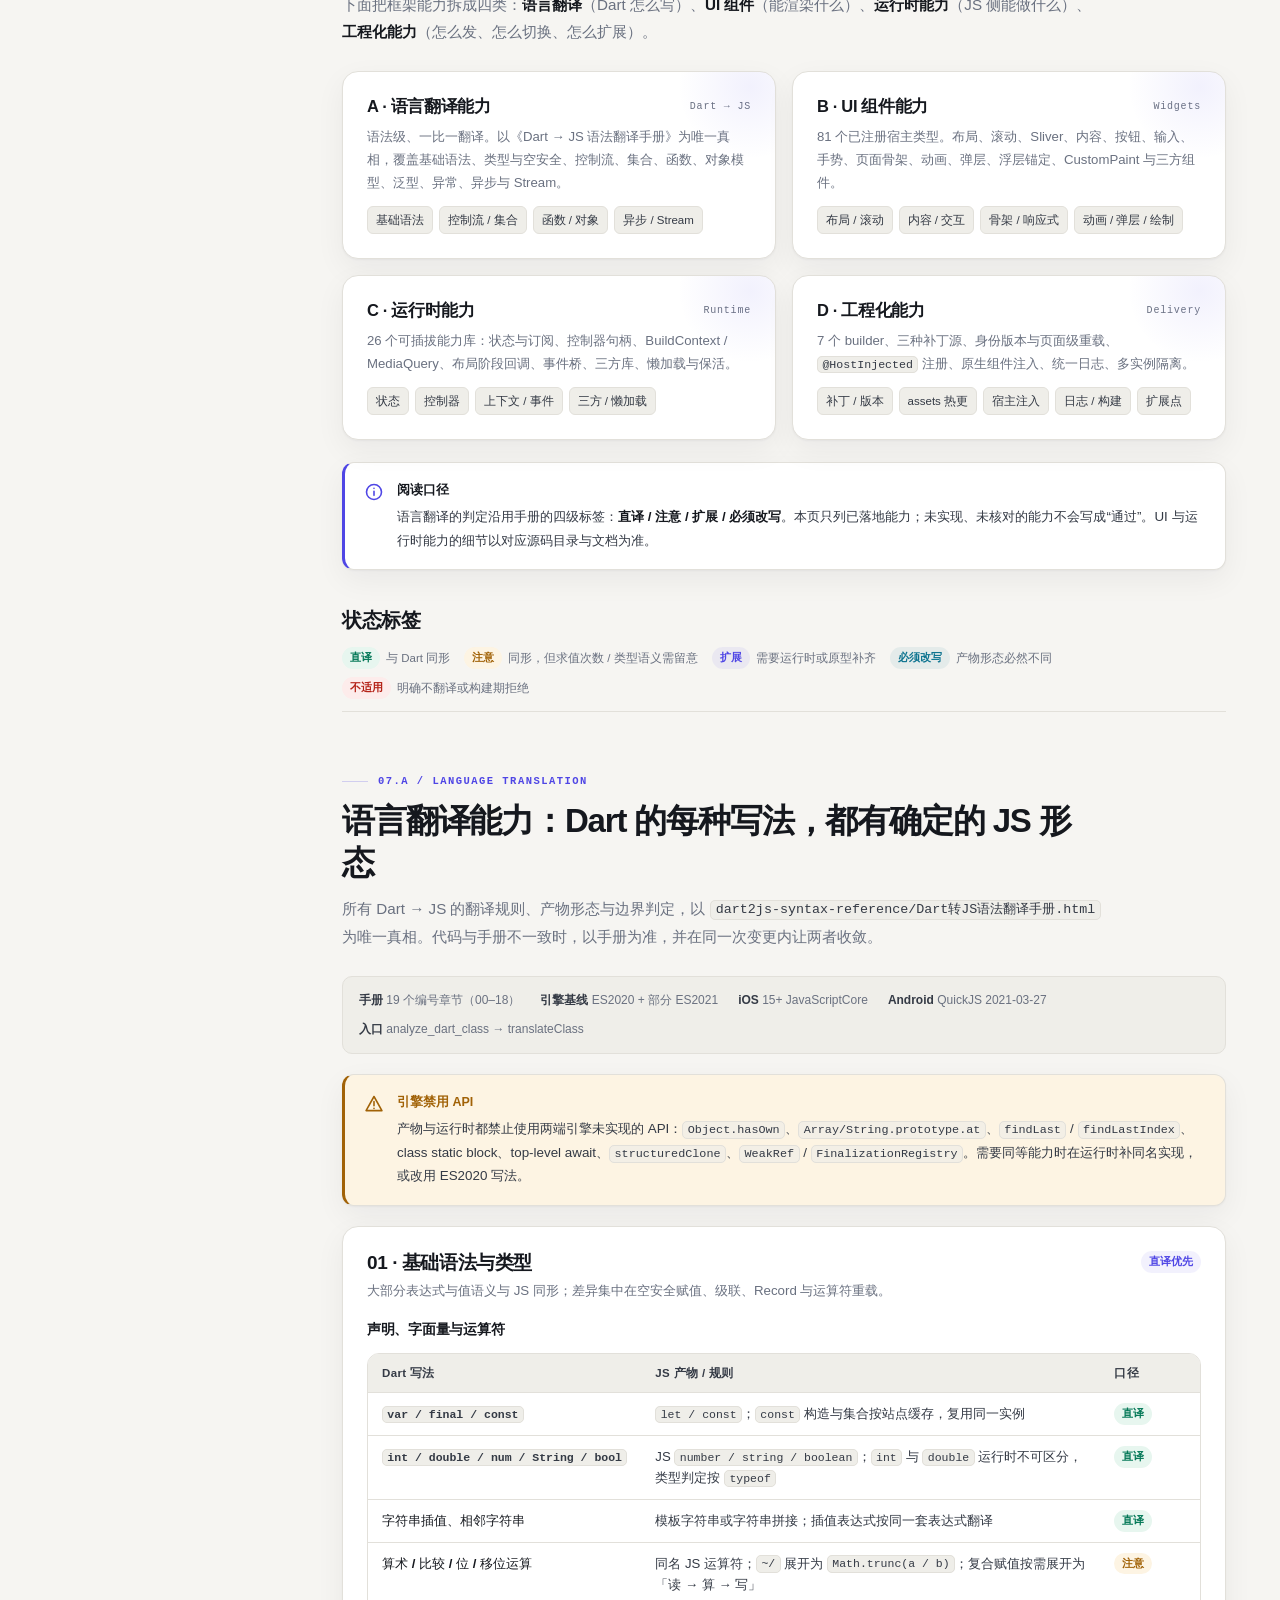
<file: docs/blog/tech-blog.html>
<!DOCTYPE html>
<html lang="zh-CN" data-theme="light">
<head>
<meta charset="utf-8">
<meta name="viewport" content="width=device-width, initial-scale=1">
<title>dynamic_flutter · 一份 Flutter 代码，两种执行形态</title>
<meta name="description" content="dynamic_flutter 技术博客：为 Flutter 装上第二个运行时。编译期把组件翻译成 JS，运行期由 JS 执行逻辑，Flutter 负责原生渲染。包含架构图、能力目录、扩展指南与已知限制。">
<meta name="author" content="dynamic_flutter">
<meta name="theme-color" content="#f6f5f2">
<meta name="color-scheme" content="light dark">
<meta property="og:type" content="article">
<meta property="og:title" content="dynamic_flutter · 一份 Flutter 代码，两种执行形态">
<meta property="og:description" content="为 Flutter 装上第二个运行时：编译期把组件翻译成 JS，运行期由 JS 执行逻辑，Flutter 负责原生渲染。">
<meta name="twitter:card" content="summary">
<link rel="icon" href="data:image/svg+xml,%3Csvg xmlns='http://www.w3.org/2000/svg' viewBox='0 0 32 32'%3E%3Crect width='32' height='32' rx='8' fill='%234f46e5'/%3E%3Cpath d='M18 4 7 19h8l-1 9 11-15h-8l1-9z' fill='white'/%3E%3C/svg%3E">
<style>
/* ============================================================
   Design tokens
   ============================================================ */
:root{
  --bg:#f6f5f2;
  --surface:#ffffff;
  --surface-2:#efeee9;
  --surface-3:#e7e5df;
  --ink:#15181e;
  --ink-2:#343a45;
  --muted:#6a7180;
  --line:#e2e0da;
  --line-strong:#cbc8bf;
  --accent:#4f46e5;
  --accent-2:#0e7490;
  --accent-3:#b45309;
  --accent-soft:rgba(79,70,229,.075);
  --accent-line:rgba(79,70,229,.22);
  --green:#047857;
  --green-soft:#e7f6ef;
  --amber:#a16207;
  --amber-soft:#fdf4e3;
  --red:#b42318;
  --red-soft:#fdeceb;
  --code-bg:#151820;
  --code-ink:#e6e9f2;
  --code-muted:#8b93a7;
  --sidebar-w:288px;
  --content-w:1000px;
  --radius:16px;
  --shadow:0 1px 2px rgba(16,24,40,.04),0 10px 30px rgba(16,24,40,.055);
  --font-sans:-apple-system,BlinkMacSystemFont,"SF Pro Text","Segoe UI","PingFang SC","Hiragino Sans GB","Microsoft YaHei",sans-serif;
  --font-mono:"SFMono-Regular","JetBrains Mono","Cascadia Code",Menlo,Consolas,monospace;
}
[data-theme="dark"]{
  --bg:#0f1115;
  --surface:#161920;
  --surface-2:#1b1f28;
  --surface-3:#232834;
  --ink:#e9ebf1;
  --ink-2:#c3c8d4;
  --muted:#98a1b2;
  --line:#282e3a;
  --line-strong:#3b4352;
  --accent:#8f97ff;
  --accent-2:#38bdf8;
  --accent-3:#fbbf24;
  --accent-soft:rgba(143,151,255,.11);
  --accent-line:rgba(143,151,255,.3);
  --green:#34d399;
  --green-soft:rgba(52,211,153,.1);
  --amber:#fbbf24;
  --amber-soft:rgba(251,191,36,.1);
  --red:#fb7185;
  --red-soft:rgba(251,113,133,.1);
  --code-bg:#0b0d12;
  --code-ink:#e6e9f2;
  --code-muted:#8b93a7;
  --shadow:0 1px 2px rgba(0,0,0,.25),0 18px 40px rgba(0,0,0,.28);
}

/* ============================================================
   Base
   ============================================================ */
*,*::before,*::after{box-sizing:border-box}
html{scroll-behavior:smooth;-webkit-text-size-adjust:100%;color-scheme:light;overflow-x:hidden;overflow-x:clip}
[data-theme="dark"]{color-scheme:dark}
body{
  margin:0;
  overflow-x:hidden;
  overflow-x:clip;
  background:var(--bg);
  color:var(--ink);
  font-family:var(--font-sans);
  font-size:15px;
  line-height:1.75;
  -webkit-font-smoothing:antialiased;
  text-rendering:optimizeLegibility;
  accent-color:var(--accent);
}
body.menu-open{overflow:hidden}
::selection{background:var(--accent-soft);color:var(--ink)}
a{color:var(--accent);text-decoration:none}
a:hover{text-decoration:underline;text-underline-offset:3px}
img,svg{max-width:100%}
code,kbd,pre{font-family:var(--font-mono)}
code{font-size:.88em;background:var(--surface-2);border:1px solid var(--line);padding:.1em .38em;border-radius:5px;color:var(--ink-2);word-break:break-word}
h1,h2,h3,h4{color:var(--ink);letter-spacing:-.02em;line-height:1.25;margin:0}
p{margin:0 0 1em}
ul,ol{margin:0 0 1em;padding-left:1.35em}
li+li{margin-top:.3em}
strong{font-weight:650;color:var(--ink)}
hr{border:0;border-top:1px solid var(--line);margin:2.4em 0}
table code{white-space:nowrap}
:focus-visible{outline:2px solid var(--accent);outline-offset:3px;border-radius:4px}
.skip-link{
  position:fixed;left:16px;top:-100px;z-index:200;
  background:var(--ink);color:var(--bg);padding:10px 16px;border-radius:8px;
  font-size:13px;transition:top .2s;
}
.skip-link:focus{top:16px}

/* ============================================================
   Reading progress + sidebar
   ============================================================ */
.progress-track{
  position:fixed;inset:0 0 auto 0;height:2px;z-index:120;
  background:transparent;pointer-events:none;
}
.progress-bar{
  height:100%;width:100%;transform:scaleX(0);transform-origin:0 50%;
  background:linear-gradient(90deg,var(--accent),var(--accent-2));
}
.sidebar{
  position:fixed;inset:0 auto 0 0;width:var(--sidebar-w);z-index:90;
  display:flex;flex-direction:column;
  background:var(--surface);
  border-right:1px solid var(--line);
}
.brand{
  display:flex;align-items:center;gap:11px;
  padding:22px 22px 14px;
  color:var(--ink);text-decoration:none;
}
.brand:hover{text-decoration:none}
.brand-mark{
  width:34px;height:34px;border-radius:10px;flex:0 0 auto;
  display:grid;place-items:center;
  background:linear-gradient(140deg,var(--accent),var(--accent-2));
  color:#fff;box-shadow:0 6px 16px rgba(79,70,229,.28);
}
.brand-mark svg{width:19px;height:19px}
.brand-name{display:block;font-size:14.5px;font-weight:750;letter-spacing:-.01em;line-height:1.2}
.brand-sub{display:block;font-family:var(--font-mono);font-size:9.5px;letter-spacing:.16em;color:var(--muted);margin-top:3px;text-transform:uppercase}
.side-search{padding:6px 18px 10px}
.side-search label{display:block;position:relative}
.side-search svg{position:absolute;left:10px;top:50%;transform:translateY(-50%);width:13px;height:13px;color:var(--muted)}
.side-search input{
  width:100%;height:34px;
  padding:0 10px 0 30px;
  border:1px solid var(--line);border-radius:8px;
  background:var(--surface-2);color:var(--ink);
  font:12.5px var(--font-sans);
  transition:border-color .15s,background .15s;
}
.side-search input::placeholder{color:var(--muted)}
.side-search input:focus{outline:none;border-color:var(--accent);background:var(--surface)}
.side-search kbd{
  position:absolute;right:8px;top:50%;transform:translateY(-50%);
  font-family:var(--font-mono);font-size:10px;color:var(--muted);
  border:1px solid var(--line);border-radius:4px;padding:1px 5px;background:var(--surface);
}
#toc{flex:1;overflow-y:auto;padding:2px 12px 18px;scrollbar-width:thin;scrollbar-color:var(--line-strong) transparent}
#toc::-webkit-scrollbar{width:6px}
#toc::-webkit-scrollbar-thumb{background:var(--line-strong);border-radius:3px}
.nav-group{margin:16px 0 2px}
.nav-label{
  padding:0 10px;margin-bottom:5px;
  font-size:10.5px;font-weight:700;letter-spacing:.14em;text-transform:uppercase;
  color:var(--muted);
}
.nav-link{
  display:flex;align-items:center;gap:8px;
  padding:6px 10px;border-radius:7px;
  color:var(--ink-2);font-size:13.2px;line-height:1.35;
  text-decoration:none;position:relative;
  transition:background .14s,color .14s;
}
.nav-link:hover{background:var(--surface-2);text-decoration:none;color:var(--ink)}
.nav-link.active{background:var(--accent-soft);color:var(--accent);font-weight:650}
.nav-link.active::before{
  content:"";position:absolute;left:0;top:7px;bottom:7px;width:2px;
  border-radius:2px;background:var(--accent);
}
.nav-link .idx{
  font-family:var(--font-mono);font-size:10px;color:var(--muted);
  min-width:16px;text-align:right;
}
.nav-link.active .idx{color:var(--accent)}
.nav-sub .nav-link{padding-left:26px;font-size:12.6px;color:var(--muted)}
.nav-sub .nav-link.active{color:var(--accent)}
.nav-sub .nav-link .idx{display:none}
.side-foot{
  border-top:1px solid var(--line);
  padding:13px 20px 15px;
  display:flex;align-items:center;justify-content:space-between;gap:10px;
  font-family:var(--font-mono);font-size:10px;color:var(--muted);
}
.side-foot .dot{display:inline-block;width:5px;height:5px;border-radius:50%;background:var(--green);margin-right:5px}
.scrim{
  position:fixed;inset:0;z-index:80;background:rgba(10,12,18,.46);
  opacity:0;pointer-events:none;transition:opacity .2s;
}
.scrim.show{opacity:1;pointer-events:auto}

/* ============================================================
   Main / top bar
   ============================================================ */
.main{margin-left:var(--sidebar-w);min-height:100vh}
.topbar{
  position:sticky;top:0;z-index:70;
  height:58px;display:flex;align-items:center;gap:14px;
  padding:0 34px;
  background:var(--bg);
  background:color-mix(in srgb,var(--bg) 96%,transparent);
  border-bottom:1px solid var(--line);
  backdrop-filter:blur(14px);
  -webkit-backdrop-filter:blur(14px);
}
.menu-btn{
  display:none;width:34px;height:34px;border-radius:8px;
  border:1px solid var(--line);background:var(--surface);color:var(--ink);
  align-items:center;justify-content:center;cursor:pointer;
}
.crumb{font-family:var(--font-mono);font-size:11px;color:var(--muted);letter-spacing:.02em}
.crumb b{color:var(--ink-2);font-weight:600}
.top-actions{margin-left:auto;display:flex;align-items:center;gap:9px}
.ver-badge{
  font-family:var(--font-mono);font-size:10.5px;color:var(--muted);
  border:1px solid var(--line);border-radius:999px;padding:3px 9px;background:var(--surface);
}
.icon-btn{
  width:32px;height:32px;border-radius:8px;
  border:1px solid var(--line);background:var(--surface);color:var(--ink-2);
  display:grid;place-items:center;cursor:pointer;
  transition:border-color .15s,color .15s,background .15s;
}
.icon-btn:hover{border-color:var(--line-strong);color:var(--ink);background:var(--surface-2)}
.icon-btn svg{width:15px;height:15px}
[data-theme="light"] .icon-sun{display:none}
[data-theme="dark"] .icon-moon{display:none}
.wrap{max-width:var(--content-w);margin:0 auto;padding:0 54px 110px}

/* ============================================================
   Hero
   ============================================================ */
.hero{position:relative;padding:74px 0 30px;isolation:isolate}
.hero::before{
  content:"";position:absolute;z-index:-1;inset:-120px -120px -40px -120px;
  background:
    radial-gradient(600px 320px at 10% 8%,var(--accent-soft),transparent 70%),
    radial-gradient(480px 280px at 92% 30%,rgba(14,116,144,.09),transparent 72%);
  pointer-events:none;
}
.hero-grid{display:grid;grid-template-columns:minmax(0,1.18fr) minmax(300px,.82fr);gap:44px;align-items:center}
.eyebrow{
  display:inline-flex;align-items:center;gap:8px;
  font-family:var(--font-mono);font-size:10.5px;letter-spacing:.16em;text-transform:uppercase;
  color:var(--accent);font-weight:600;
}
.eyebrow .pulse{width:6px;height:6px;border-radius:50%;background:var(--accent);box-shadow:0 0 0 4px var(--accent-soft)}
.hero h1{
  margin:18px 0 20px;
  font-size:clamp(35px,4vw,54px);
  line-height:1.1;letter-spacing:-.045em;font-weight:820;
}
.hero h1 .grad{
  background:linear-gradient(100deg,var(--accent) 10%,var(--accent-2) 95%);
  -webkit-background-clip:text;background-clip:text;color:transparent;
}
.hero-lead{
  max-width:620px;font-size:16.5px;line-height:1.85;color:var(--ink-2);
}
.hero-lead strong{color:var(--ink)}
.hero-actions{display:flex;flex-wrap:wrap;gap:11px;margin:26px 0 20px}
.btn{
  display:inline-flex;align-items:center;gap:8px;
  padding:10px 17px;border-radius:9px;font-size:13.5px;font-weight:650;
  border:1px solid transparent;cursor:pointer;text-decoration:none;
  transition:transform .15s,box-shadow .15s,background .15s,border-color .15s;
}
.btn:hover{text-decoration:none;transform:translateY(-1px)}
.btn-primary{background:var(--ink);color:var(--bg);box-shadow:0 6px 16px rgba(16,24,40,.14)}
.btn-primary:hover{box-shadow:0 9px 22px rgba(16,24,40,.18)}
.btn-ghost{background:var(--surface);color:var(--ink-2);border-color:var(--line)}
.btn-ghost:hover{border-color:var(--line-strong);color:var(--ink)}
.btn svg{width:14px;height:14px}
.hero-meta{display:flex;flex-wrap:wrap;gap:7px 16px;font-family:var(--font-mono);font-size:10.5px;color:var(--muted)}
.hero-meta span{display:inline-flex;align-items:center;gap:6px}
.hero-meta span::before{content:"";width:4px;height:4px;border-radius:50%;background:var(--line-strong)}
.terminal{
  position:relative;border-radius:14px;overflow:hidden;
  background:var(--code-bg);border:1px solid #2a2f3c;
  box-shadow:0 24px 60px rgba(16,24,40,.22),0 2px 0 rgba(255,255,255,.04) inset;
  transform:rotate(.35deg);
}
.terminal-bar{
  display:flex;align-items:center;gap:7px;
  padding:10px 13px;background:#1b1f29;border-bottom:1px solid #2a2f3c;
}
.terminal-bar i{width:8px;height:8px;border-radius:50%;background:#3d4352;display:block}
.terminal-bar i:nth-child(1){background:#f26d6d}
.terminal-bar i:nth-child(2){background:#f2c94c}
.terminal-bar i:nth-child(3){background:#57c785}
.terminal-bar span{margin-left:5px;font-family:var(--font-mono);font-size:9.5px;color:#7f879a;letter-spacing:.06em}
.terminal pre{
  margin:0;padding:17px 17px 19px;overflow-x:auto;
  font-size:11.2px;line-height:1.85;color:#cfd5e3;
}
.terminal .c{color:#727b90}
.terminal .g{color:#7ee2a8}
.terminal .b{color:#8fb3ff}
.terminal .y{color:#f2cd7a}
.terminal .prompt{color:#7ee2a8}
.terminal-foot{
  display:flex;align-items:center;justify-content:space-between;
  padding:9px 14px;border-top:1px solid #262b36;
  font-family:var(--font-mono);font-size:9.5px;color:#7f879a;
}
.terminal-foot .ok{color:#7ee2a8}
.stats{
  display:grid;grid-template-columns:repeat(4,1fr);
  margin:46px 0 0;border-top:1px solid var(--line);border-bottom:1px solid var(--line);
}
.stat{padding:19px 22px 19px 0;border-right:1px solid var(--line)}
.stat:last-child{border-right:0;padding-right:0}
.stat:not(:first-child){padding-left:22px}
.stat-num{display:block;font-size:30px;font-weight:800;letter-spacing:-.04em;line-height:1.1}
.stat-num small{font-size:14px;font-weight:600;color:var(--muted);letter-spacing:0;margin-left:2px}
.stat-label{display:block;margin-top:4px;font-size:11.5px;color:var(--muted)}

/* ============================================================
   Sections & headings
   ============================================================ */
.doc-section{padding:60px 0 8px;border-top:1px solid var(--line);scroll-margin-top:78px}
.doc-section:first-of-type{border-top:0}
.section-head{max-width:760px;margin-bottom:26px}
.section-kicker{
  display:flex;align-items:center;gap:10px;
  font-family:var(--font-mono);font-size:10.5px;font-weight:600;
  letter-spacing:.14em;text-transform:uppercase;color:var(--accent);
  margin-bottom:10px;
}
.section-kicker .line{width:26px;height:1px;background:var(--accent-line)}
h2{font-size:clamp(25px,3vw,33px);font-weight:780;letter-spacing:-.035em;margin-bottom:12px}
.section-head p{font-size:15.2px;color:var(--muted);line-height:1.8;margin:0}
h3{font-size:20px;font-weight:720;margin:38px 0 12px;letter-spacing:-.022em;scroll-margin-top:82px}
h4{font-size:15px;font-weight:700;margin:24px 0 8px}
.lead{font-size:16px;color:var(--ink-2);line-height:1.85}
.subtle{color:var(--muted);font-size:13.5px}
.small{font-size:12.5px}
.center{text-align:center}
.nowrap{white-space:nowrap}

/* ============================================================
   Cards / grids
   ============================================================ */
.grid{display:grid;gap:16px;margin:20px 0}
.grid-2{grid-template-columns:repeat(2,minmax(0,1fr))}
.grid-3{grid-template-columns:repeat(3,minmax(0,1fr))}
.grid-4{grid-template-columns:repeat(4,minmax(0,1fr))}
.card{
  background:var(--surface);border:1px solid var(--line);border-radius:var(--radius);
  padding:22px;box-shadow:var(--shadow);
}
.card h4{margin:0 0 7px;font-size:15.5px}
.card p{margin:0;color:var(--muted);font-size:13.4px;line-height:1.75}
.card-icon{
  width:34px;height:34px;border-radius:9px;display:grid;place-items:center;
  background:var(--accent-soft);color:var(--accent);margin-bottom:13px;
}
.card-icon svg{width:17px;height:17px}
.card-num{
  font-family:var(--font-mono);font-size:10px;color:var(--accent);
  letter-spacing:.12em;display:block;margin-bottom:9px;
}
.card-link{
  display:inline-flex;align-items:center;gap:5px;margin-top:13px;
  font-size:12.5px;font-weight:600;color:var(--accent);
}
.card-link svg{width:12px;height:12px}
.card-link:hover{text-decoration:none}
.card-link:hover span{text-decoration:underline;text-underline-offset:3px}
.law-card{position:relative;overflow:hidden}
.law-card::before{
  content:"";position:absolute;left:0;top:0;bottom:0;width:3px;
  background:linear-gradient(180deg,var(--accent),var(--accent-2));
}
.law-card .law-no{
  font-family:var(--font-mono);font-size:11px;color:var(--accent);
  letter-spacing:.1em;display:block;margin-bottom:8px;
}
.law-card h4{font-size:16px}
.feature-card{border-top:2px solid var(--accent-line)}

/* Capability map */
.map-grid{display:grid;grid-template-columns:repeat(2,minmax(0,1fr));gap:16px;margin:22px 0}
.map-card{
  position:relative;overflow:hidden;
  background:var(--surface);border:1px solid var(--line);border-radius:var(--radius);
  padding:24px;box-shadow:var(--shadow);
  transition:border-color .18s,transform .18s,box-shadow .18s;
}
.map-card:hover{transform:translateY(-2px);border-color:var(--accent-line);box-shadow:0 16px 38px rgba(16,24,40,.08)}
.map-card::after{
  content:"";position:absolute;right:-50px;top:-60px;width:150px;height:150px;border-radius:50%;
  background:radial-gradient(circle,var(--accent-soft),transparent 68%);pointer-events:none;
}
.map-head{display:flex;align-items:center;justify-content:space-between;gap:10px;margin-bottom:8px}
.map-head h4{margin:0;font-size:16.5px}
.map-en{font-family:var(--font-mono);font-size:10px;color:var(--muted);letter-spacing:.08em}
.map-card p{font-size:13.2px;color:var(--muted);margin-bottom:12px}
.map-tags{display:flex;flex-wrap:wrap;gap:6px}
.map-tags a{
  font-size:11.5px;padding:3px 8px;border-radius:6px;
  background:var(--surface-2);border:1px solid var(--line);color:var(--ink-2);
  text-decoration:none;transition:background .14s,color .14s,border-color .14s;
}
.map-tags a:hover{background:var(--accent-soft);border-color:var(--accent-line);color:var(--accent);text-decoration:none}

/* ============================================================
   Callouts
   ============================================================ */
.callout{
  display:flex;gap:13px;align-items:flex-start;
  padding:17px 19px;border-radius:12px;margin:20px 0;
  background:var(--surface);border:1px solid var(--line);border-left:3px solid var(--accent);
  box-shadow:var(--shadow);
}
.callout-icon{flex:0 0 auto;width:20px;height:20px;color:var(--accent);margin-top:2px}
.callout-icon svg{width:20px;height:20px}
.callout-body{min-width:0;flex:1}
.callout-title{display:block;font-size:12.5px;font-weight:700;margin-bottom:3px}
.callout p{margin:0;font-size:13.4px;line-height:1.75;color:var(--ink-2)}
.callout p+p{margin-top:6px}
.callout code{background:color-mix(in srgb,var(--surface-2) 70%,transparent)}
.callout.warn{border-left-color:var(--amber);background:var(--amber-soft)}
.callout.warn .callout-icon,.callout.warn .callout-title{color:var(--amber)}
.callout.danger{border-left-color:var(--red);background:var(--red-soft)}
.callout.danger .callout-icon,.callout.danger .callout-title{color:var(--red)}
.callout.ok{border-left-color:var(--green);background:var(--green-soft)}
.callout.ok .callout-icon,.callout.ok .callout-title{color:var(--green)}
.callout.plain{background:var(--surface-2);box-shadow:none}
.quote{
  margin:34px 0;padding:26px 30px;
  border-radius:14px;border:1px solid var(--line);
  background:
    linear-gradient(135deg,var(--accent-soft),transparent 55%),
    var(--surface);
  font-size:18px;line-height:1.65;font-weight:600;letter-spacing:-.015em;
}
.quote .q-mark{color:var(--accent);font-family:Georgia,serif;font-size:34px;line-height:0;vertical-align:-8px;margin-right:4px}
.quote cite{display:block;margin-top:10px;font-size:11.5px;font-weight:500;color:var(--muted);font-style:normal;font-family:var(--font-mono)}

/* ============================================================
   Tags / badges / chips
   ============================================================ */
.tag{
  display:inline-flex;align-items:center;gap:4px;
  padding:1px 7px;border-radius:999px;
  font-family:var(--font-sans);font-size:10.5px;font-weight:650;line-height:1.7;
  border:1px solid var(--line);background:var(--surface-2);color:var(--muted);
  white-space:nowrap;vertical-align:1px;
}
.tag.green{background:var(--green-soft);border-color:transparent;color:var(--green)}
.tag.amber{background:var(--amber-soft);border-color:transparent;color:var(--amber)}
.tag.red{background:var(--red-soft);border-color:transparent;color:var(--red)}
.tag.violet{background:var(--accent-soft);border-color:transparent;color:var(--accent)}
.tag.cyan{background:rgba(14,116,144,.08);border-color:transparent;color:var(--accent-2)}
[data-theme="dark"] .tag.cyan{background:rgba(56,189,248,.1)}
.chips{display:flex;flex-wrap:wrap;gap:6px;margin:13px 0}
.chip{
  font-family:var(--font-mono);font-size:11.5px;line-height:1.5;
  padding:3px 8px;border-radius:6px;
  background:var(--surface);border:1px solid var(--line);color:var(--ink-2);
}
.chip.hot{background:var(--accent-soft);border-color:var(--accent-line);color:var(--accent)}
.chip.dim{color:var(--muted);background:var(--surface-2)}

/* ============================================================
   Tables
   ============================================================ */
.table-wrap{
  margin:18px 0;border:1px solid var(--line);border-radius:12px;
  background:var(--surface);overflow-x:auto;box-shadow:var(--shadow);
}
table{width:100%;border-collapse:collapse;font-size:13.2px;line-height:1.6}
thead th{
  text-align:left;padding:10px 14px;
  background:var(--surface-2);color:var(--ink-2);
  font-size:11.5px;font-weight:700;letter-spacing:.03em;
  border-bottom:1px solid var(--line);white-space:nowrap;
}
tbody td{padding:10px 14px;border-bottom:1px solid var(--line);vertical-align:top;color:var(--ink-2)}
tbody tr:last-child td{border-bottom:0}
tbody tr:hover{background:color-mix(in srgb,var(--surface-2) 45%,transparent)}
td:first-child{color:var(--ink);font-weight:560}
td code{font-size:11.5px}
.table-note{font-size:11.5px;color:var(--muted);margin:-8px 0 22px}

/* ============================================================
   Code
   ============================================================ */
.code-block{
  position:relative;margin:16px 0;border-radius:12px;overflow:hidden;
  background:var(--code-bg);border:1px solid #262b36;
  box-shadow:0 10px 28px rgba(16,24,40,.1);
}
.code-bar{
  display:flex;align-items:center;justify-content:space-between;
  padding:8px 13px;background:#1b1f29;border-bottom:1px solid #262b36;
}
.code-lang{font-family:var(--font-mono);font-size:9.5px;letter-spacing:.08em;text-transform:uppercase;color:#7f879a}
.code-copy{
  border:1px solid #333947;background:transparent;color:#98a1b4;
  font:10px var(--font-mono);padding:3px 8px;border-radius:5px;cursor:pointer;
  transition:color .15s,border-color .15s;
}
.code-copy:hover{color:#e6e9f2;border-color:#4b5366}
.code-block pre{
  margin:0;padding:17px 18px 19px;overflow-x:auto;
  font-size:12.2px;line-height:1.75;color:var(--code-ink);
  tab-size:2;
}
.code-block pre::-webkit-scrollbar{height:8px}
.code-block pre::-webkit-scrollbar-thumb{background:#333947;border-radius:4px}
.code-block .k{color:#c9a2ff}
.code-block .s{color:#9ee6b8}
.code-block .c{color:#727b90;font-style:italic}
.code-block .n{color:#f0b37e}
.code-block .t{color:#8fd8f2}
.code-block .f{color:#d9def0}
.code-block .p{color:#8b93a7}
.code-block .hl{background:rgba(143,151,255,.14);border-radius:3px;padding:0 1px}
.code-block code{background:none;border:0;padding:0;color:inherit;font-size:inherit}

/* ============================================================
   Architecture diagram
   ============================================================ */
.diagram-shell{
  margin:22px 0 10px;background:var(--surface);border:1px solid var(--line);
  border-radius:18px;padding:18px;box-shadow:var(--shadow);overflow-x:auto;
}
.diagram-shell svg{display:block;width:100%;min-width:900px;height:auto}
.arch-band{fill:var(--surface);stroke:var(--line);stroke-width:1.1}
.arch-band--gen{fill:var(--surface-2);stroke:var(--line-strong)}
.arch-band--runtime{fill:var(--accent-soft);stroke:var(--accent-line)}
.arch-band--host{fill:var(--surface-2);stroke:var(--line-strong)}
.arch-js-boundary{fill:none;stroke:var(--accent-line);stroke-width:1.4;stroke-dasharray:7 5;stroke-linecap:round}
.arch-title{fill:var(--ink);font-size:15.5px;font-weight:750;font-family:var(--font-sans)}
.arch-sub{fill:var(--muted);font-size:10.5px;font-family:var(--font-mono);letter-spacing:.01em}
.arch-node{fill:var(--surface);stroke:var(--line);stroke-width:1}
.arch-node--accent{fill:var(--surface);stroke:var(--accent-line)}
.arch-node--dark{fill:var(--surface-3);stroke:var(--line-strong)}
.arch-node-title{fill:var(--ink);font-size:12.6px;font-weight:650;font-family:var(--font-sans)}
.arch-node-sub{fill:var(--muted);font-size:10.4px;font-family:var(--font-mono)}
.arch-arrow{stroke:var(--line-strong);stroke-width:1.5;fill:none}
.arch-arrow--accent{stroke:var(--accent);stroke-width:1.7;fill:none}
.arch-label{fill:var(--muted);font-size:11px;font-family:var(--font-mono)}
.arch-label--accent{fill:var(--accent);font-size:11px;font-family:var(--font-mono);font-weight:600}
.arch-rail{fill:var(--surface-2);stroke:var(--line);stroke-width:1}
.arch-rail-title{fill:var(--ink);font-size:13.5px;font-weight:750;font-family:var(--font-sans)}
.arch-rail-key{fill:var(--accent);font-size:10.5px;font-family:var(--font-mono);font-weight:600}
.arch-rail-val{fill:var(--muted);font-size:10.8px;font-family:var(--font-mono)}
.arch-legend{fill:var(--muted);font-size:10.5px;font-family:var(--font-sans)}
.arch-legend-box{fill:var(--surface-2);stroke:var(--line-strong);stroke-width:1}
.arch-legend-box--accent{fill:var(--accent-soft);stroke:var(--accent-line)}
.arch-rail-accent{fill:var(--accent);font-size:10px;font-family:var(--font-mono)}
.marker-line{fill:var(--line-strong)}
.marker-accent{fill:var(--accent)}
.rail-stop-a{stop-color:#6366f1;stop-opacity:.16}
.rail-stop-b{stop-color:#0e7490;stop-opacity:.05}
.arch-chip{fill:var(--accent-soft);stroke:var(--accent-line);stroke-width:1}
.diagram-cap{display:flex;gap:12px;flex-wrap:wrap;align-items:center;margin:0 0 8px;font-size:12px;color:var(--muted)}
.diagram-cap .legend{display:inline-flex;align-items:center;gap:5px}
.diagram-cap .sw{width:9px;height:9px;border-radius:2px;display:inline-block;border:1px solid var(--line-strong);background:var(--surface)}
.diagram-cap .sw.a{background:var(--accent-soft);border-color:var(--accent-line)}
.diagram-cap .sw.b{background:var(--surface-2)}

/* ============================================================
   Flow / steps / timeline
   ============================================================ */
.steps{display:grid;grid-template-columns:repeat(4,minmax(0,1fr));gap:10px;margin:22px 0}
.step{
  position:relative;background:var(--surface);border:1px solid var(--line);
  border-radius:12px;padding:16px 14px 14px;
}
.step::after{
  content:"";position:absolute;right:-10px;top:50%;width:10px;height:1px;
  background:var(--line-strong);
}
.step:last-child::after{display:none}
.step-no{font-family:var(--font-mono);font-size:9.5px;color:var(--accent);letter-spacing:.1em;display:block;margin-bottom:6px}
.step b{display:block;font-size:13.5px;margin-bottom:4px}
.step p{margin:0;font-size:11.8px;line-height:1.65;color:var(--muted)}
.flow{
  display:flex;flex-wrap:wrap;align-items:stretch;gap:6px;
  margin:20px 0;padding:16px;border:1px solid var(--line);border-radius:14px;background:var(--surface);
}
.flow-node{
  flex:1 1 112px;min-width:104px;padding:11px 10px;border-radius:8px;
  background:var(--surface-2);border:1px solid var(--line);
  font-size:11.5px;line-height:1.45;text-align:center;color:var(--ink-2);
}
.flow-node b{display:block;font-size:11.5px;color:var(--ink);margin-bottom:2px}
.flow-node.hot{background:var(--accent-soft);border-color:var(--accent-line)}
.flow-node.hot b{color:var(--accent)}
.flow-arrow{display:flex;align-items:center;color:var(--muted);font-size:12px;flex:0 0 auto;padding:0 1px}
.timeline{position:relative;margin:22px 0 22px 7px;padding-left:26px;border-left:1.5px solid var(--line)}
.tl-item{position:relative;padding-bottom:24px}
.tl-item:last-child{padding-bottom:0}
.tl-item::before{
  content:"";position:absolute;left:-33px;top:5px;width:11px;height:11px;border-radius:50%;
  background:var(--surface);border:2px solid var(--accent);box-shadow:0 0 0 3px var(--bg);
}
.tl-time{font-family:var(--font-mono);font-size:10px;color:var(--accent);letter-spacing:.06em;display:block;margin-bottom:3px}
.tl-item b{display:block;font-size:14px;margin-bottom:3px}
.tl-item p{margin:0;font-size:13px;color:var(--muted);line-height:1.7}

/* ============================================================
   Capability blocks
   ============================================================ */
.cap-block{
  background:var(--surface);border:1px solid var(--line);border-radius:var(--radius);
  padding:24px;margin:18px 0;box-shadow:var(--shadow);scroll-margin-top:82px;
}
.cap-block-head{display:flex;align-items:flex-start;justify-content:space-between;gap:14px;margin-bottom:4px}
.cap-block h3{margin:0;font-size:19px}
.cap-block .cap-intro{font-size:13.3px;color:var(--muted);margin:0 0 13px;line-height:1.75}
.cap-block h4{margin:20px 0 8px;font-size:13.5px}
.cap-block .table-wrap{margin:14px 0 4px;box-shadow:none}
.cap-block .chips{margin:10px 0 4px}
.note-list{margin:12px 0 0;padding:0;list-style:none}
.note-list li{
  position:relative;padding-left:16px;font-size:12.8px;color:var(--muted);line-height:1.7;
}
.note-list li::before{content:"";position:absolute;left:0;top:.72em;width:4px;height:4px;border-radius:50%;background:var(--accent-line)}
.note-list li+li{margin-top:5px}
.status-key{display:flex;flex-wrap:wrap;gap:8px 14px;margin:14px 0 4px;font-size:11.5px;color:var(--muted)}
.status-key span{display:inline-flex;align-items:center;gap:6px}

/* ============================================================
   Misc
   ============================================================ */
.meta-strip{
  display:flex;flex-wrap:wrap;gap:8px 20px;margin:16px 0;
  padding:13px 16px;border:1px solid var(--line);border-radius:10px;
  background:var(--surface-2);font-size:12px;color:var(--muted);
}
.meta-strip b{color:var(--ink-2);font-weight:650}
.two-col{display:grid;grid-template-columns:repeat(2,minmax(0,1fr));gap:18px 30px;margin:18px 0}
.two-col h4{margin-top:0}
.check-list{list-style:none;padding:0;margin:14px 0}
.check-list li{position:relative;padding-left:24px;font-size:13.2px;color:var(--ink-2);line-height:1.7}
.check-list li+li{margin-top:7px}
.check-list li::before{
  content:"";position:absolute;left:2px;top:.48em;width:12px;height:7px;
  border-left:1.8px solid var(--green);border-bottom:1.8px solid var(--green);
  transform:rotate(-45deg);
}
.kv{display:grid;grid-template-columns:150px minmax(0,1fr);gap:8px 18px;font-size:13px;margin:14px 0}
.kv dt{color:var(--muted)}
.kv dd{margin:0;color:var(--ink-2)}
.file-path{font-family:var(--font-mono);font-size:11.5px;color:var(--ink-2);background:var(--surface-2);border:1px solid var(--line);border-radius:5px;padding:1px 5px;word-break:break-all}
.back-top{
  position:fixed;right:22px;bottom:22px;z-index:60;
  width:38px;height:38px;border-radius:10px;
  background:var(--surface);border:1px solid var(--line);color:var(--ink-2);
  display:grid;place-items:center;cursor:pointer;box-shadow:var(--shadow);
  opacity:0;transform:translateY(8px);pointer-events:none;transition:opacity .2s,transform .2s;
}
.back-top.show{opacity:1;transform:none;pointer-events:auto}
.back-top svg{width:15px;height:15px}
.footer{
  margin-top:52px;padding:26px 0 0;border-top:1px solid var(--line);
  display:flex;flex-wrap:wrap;align-items:flex-start;justify-content:space-between;gap:20px;
  font-size:12px;color:var(--muted);
}
.footer b{color:var(--ink-2)}
.footer-links{display:flex;flex-wrap:wrap;gap:14px}
.footer-links a{color:var(--muted)}
.footer-links a:hover{color:var(--accent)}

/* Reveal */
.js .reveal{opacity:0;transform:translateY(9px);transition:opacity .5s ease,transform .5s ease}
.js .reveal.in{opacity:1;transform:none}

/* ============================================================
   Responsive
   ============================================================ */
@media (max-width:1180px){
  :root{--content-w:920px}
  .wrap{padding-left:40px;padding-right:40px}
  .hero-grid{gap:30px}
}
@media (max-width:1100px){
  .sidebar{transform:translateX(-102%);transition:transform .22s ease;box-shadow:0 0 40px rgba(0,0,0,.2)}
  .sidebar.open{transform:none}
  .main{margin-left:0}
  .menu-btn{display:flex}
  .wrap{padding:0 30px 90px}
  .topbar{padding:0 22px}
  .hero{padding-top:48px}
  .hero-grid{grid-template-columns:1fr}
  .terminal{max-width:520px;transform:none}
  .grid-3,.grid-4{grid-template-columns:repeat(2,minmax(0,1fr))}
}
@media (max-width:720px){
  body{font-size:14.5px}
  .wrap{padding:0 19px 70px}
  .topbar{padding:0 15px;height:54px}
  .crumb{font-size:10px}
  .ver-badge{display:none}
  .hero{padding-top:38px}
  .hero h1{font-size:clamp(31px,9vw,42px);letter-spacing:-.04em}
  .hero-lead{font-size:15px}
  .stats{grid-template-columns:repeat(2,1fr);margin-top:34px}
  .stat{padding:15px 0!important;border-right:0;border-bottom:1px solid var(--line)}
  .stat:nth-child(odd){padding-right:14px!important;border-right:1px solid var(--line)}
  .stat:nth-child(even){padding-left:16px!important}
  .stat:nth-last-child(-n+2){border-bottom:0}
  .grid-2,.grid-3,.grid-4,.map-grid,.two-col{grid-template-columns:1fr}
  .steps{grid-template-columns:repeat(2,minmax(0,1fr))}
  .step:nth-child(2)::after{display:none}
  .doc-section{padding-top:46px}
  .cap-block{padding:18px}
  .table-wrap{border-radius:10px}
  table{font-size:12.4px}
  thead th,tbody td{padding:9px 11px}
  .code-block pre{font-size:11.4px}
  .quote{font-size:16px;padding:22px}
  .back-top{right:14px;bottom:14px}
  .diagram-shell{padding:10px;border-radius:12px}
  .diagram-shell svg{min-width:820px}
}
@media (max-width:430px){
  .hero-actions .btn{width:100%;justify-content:center}
  .brand{padding-left:16px;padding-right:16px}
}

/* Print */
@media print{
  :root, html[data-theme="dark"]{
    --bg:#fff; --surface:#fff; --surface-2:#f5f5f5; --surface-3:#ececec;
    --ink:#111; --ink-2:#222; --muted:#555; --line:#ddd; --line-strong:#bbb;
    --accent:#3730a3; --accent-2:#0e7490; --accent-soft:#efeffb; --accent-line:#c7c7f0;
    --green:#065f46; --green-soft:#eefaf4; --amber:#78350f; --amber-soft:#fdf6e7;
    --red:#991b1b; --red-soft:#fdeeee; --shadow:none;
  }
  .js .reveal{opacity:1!important;transform:none!important}
  .code-block{background:#f6f6f6!important;border-color:#ddd!important}
  .code-block pre,.code-block pre span{color:#111!important}
  .code-bar{background:#ececec!important;border-bottom-color:#ddd!important}
  .code-lang,.code-bg{color:#555!important}
  .sidebar,.topbar,.progress-track,.back-top,.scrim,.code-copy,.side-search,.code-bar{display:none!important}
  .main{margin:0}
  .wrap{max-width:none;padding:0}
  body{background:#fff;color:#000;font-size:11pt}
  .doc-section{page-break-inside:avoid;border-top:1px solid #ddd;padding:20px 0}
  .card,.cap-block,.table-wrap,.callout,.code-block{box-shadow:none;break-inside:avoid}
  a{color:#000;text-decoration:underline}
  .diagram-shell svg{min-width:0}
}
@media (prefers-reduced-motion:reduce){
  html{scroll-behavior:auto}
  *,*::before,*::after{transition:none!important;animation:none!important}
  .js .reveal{opacity:1;transform:none}
}
</style>
</head>
<body>
<a class="skip-link" href="#main-content">跳到正文</a>
<div class="progress-track" aria-hidden="true"><div class="progress-bar" id="progressBar"></div></div>

<aside class="sidebar" id="sidebar" aria-label="文档目录">
  <a class="brand" href="#home" aria-label="dynamic_flutter 首页">
    <span class="brand-mark" aria-hidden="true">
      <svg viewBox="0 0 24 24" fill="none" stroke="currentColor" stroke-width="2.1" stroke-linecap="round" stroke-linejoin="round"><path d="M13 2 4 14h7l-1 8 9-12h-7l1-8z"/></svg>
    </span>
    <span>
      <span class="brand-name">dynamic_flutter</span>
      <span class="brand-sub">Framework Notes</span>
    </span>
  </a>

  <div class="side-search">
    <label>
      <svg viewBox="0 0 24 24" fill="none" stroke="currentColor" stroke-width="2" stroke-linecap="round" aria-hidden="true"><circle cx="11" cy="11" r="7"/><path d="m20 20-3.5-3.5"/></svg>
      <input id="navFilter" type="search" placeholder="筛选目录…" autocomplete="off" aria-label="筛选目录">
      <kbd>/</kbd>
    </label>
  </div>

  <nav id="toc" aria-label="章节目录">
    <div class="nav-group">
      <div class="nav-label">开始</div>
      <a class="nav-link" href="#home"><span class="idx">00</span>首页 · 框架与架构图</a>
      <a class="nav-link" href="#quickstart"><span class="idx">01</span>快速开始</a>
      <a class="nav-link" href="dart2js-compare.html"><span class="idx">↗</span>Dart → JS 对照</a>
    </div>

    <div class="nav-group">
      <div class="nav-label">教程</div>
      <a class="nav-link" href="getting-started.html"><span class="idx">↗</span>使用教程</a>
      <a class="nav-link" href="custom-components.html"><span class="idx">↗</span>自定义组件</a>
      <a class="nav-link" href="third-party.html"><span class="idx">↗</span>接入三方库</a>
    </div>

    <div class="nav-group">
      <div class="nav-label">架构</div>
      <a class="nav-link" href="#laws"><span class="idx">02</span>五条设计定律</a>
      <a class="nav-link" href="#layers"><span class="idx">03</span>分层与职责边界</a>
      <a class="nav-link" href="#pipeline"><span class="idx">04</span>编译期翻译流水线</a>
      <a class="nav-link" href="#runtime-loop"><span class="idx">05</span>运行时闭环</a>
      <a class="nav-link" href="#protocol"><span class="idx">06</span>协议、句柄与版本</a>
    </div>

    <div class="nav-group">
      <div class="nav-label">能力目录 · 按类型</div>
      <a class="nav-link" href="#capabilities"><span class="idx">07</span>能力全景与阅读方式</a>
    </div>

    <div class="nav-group nav-sub">
      <div class="nav-label">语言翻译能力</div>
      <a class="nav-link" href="#lang">Dart → JS 总览</a>
      <a class="nav-link" href="#lang-basic">基础语法与类型</a>
      <a class="nav-link" href="#lang-flow">控制流与集合</a>
      <a class="nav-link" href="#lang-func">函数与对象模型</a>
      <a class="nav-link" href="#lang-async">异步、Stream 与运行时补齐</a>
    </div>

    <div class="nav-group nav-sub">
      <div class="nav-label">UI 组件能力</div>
      <a class="nav-link" href="#ui">组件支持总览</a>
      <a class="nav-link" href="#ui-layout">布局、滚动与 Sliver</a>
      <a class="nav-link" href="#ui-content">内容、按钮与交互</a>
      <a class="nav-link" href="#ui-shell">页面骨架与响应式</a>
      <a class="nav-link" href="#ui-motion">动画、弹层与绘制</a>
    </div>

    <div class="nav-group nav-sub">
      <div class="nav-label">运行时能力</div>
      <a class="nav-link" href="#runtime-caps">能力库总览</a>
      <a class="nav-link" href="#cap-state">状态与响应式</a>
      <a class="nav-link" href="#cap-controller">控制器与跨语言句柄</a>
      <a class="nav-link" href="#cap-context">上下文与事件</a>
      <a class="nav-link" href="#cap-third">三方库、懒加载与保活</a>
    </div>

    <div class="nav-group nav-sub">
      <div class="nav-label">工程化能力</div>
      <a class="nav-link" href="#eng-patch">补丁分发与版本切换</a>
      <a class="nav-link" href="#eng-assets">assets 资源热更</a>
      <a class="nav-link" href="#eng-host">宿主注入与原生组件</a>
      <a class="nav-link" href="#eng-log">日志、隔离与构建产物</a>
    </div>

    <div class="nav-group">
      <div class="nav-label">扩展与附录</div>
      <a class="nav-link" href="#extensions"><span class="idx">08</span>扩展点与正确姿势</a>
      <a class="nav-link" href="#limits"><span class="idx">09</span>已知限制</a>
      <a class="nav-link" href="#files"><span class="idx">10</span>关键文件索引</a>
    </div>
  </nav>

  <div class="side-foot">
    <span><span class="dot"></span>protocol 0.13.0</span>
    <span>MIT</span>
  </div>
</aside>
<div class="scrim" id="scrim" aria-hidden="true"></div>

<div class="main">
  <header class="topbar">
    <button class="menu-btn" id="menuBtn" aria-label="打开目录" aria-expanded="false" aria-controls="sidebar">
      <svg viewBox="0 0 24 24" fill="none" stroke="currentColor" stroke-width="2" stroke-linecap="round"><path d="M4 7h16M4 12h16M4 17h16"/></svg>
    </button>
    <div class="crumb">docs / <b>技术博客</b> / v0.4.1</div>
    <div class="top-actions">
      <span class="ver-badge">protocol 0.13.0</span>
      <button class="icon-btn" id="themeBtn" aria-label="切换深浅色主题" title="切换深浅色主题">
        <svg class="icon-moon" viewBox="0 0 24 24" fill="none" stroke="currentColor" stroke-width="1.8" stroke-linecap="round" stroke-linejoin="round"><path d="M21 12.8A8.5 8.5 0 1 1 11.2 3a6.6 6.6 0 0 0 9.8 9.8z"/></svg>
        <svg class="icon-sun" viewBox="0 0 24 24" fill="none" stroke="currentColor" stroke-width="1.8" stroke-linecap="round"><circle cx="12" cy="12" r="4"/><path d="M12 2v2M12 20v2M4.9 4.9l1.4 1.4M17.7 17.7l1.4 1.4M2 12h2M20 12h2M4.9 19.1l1.4-1.4M17.7 6.3l1.4-1.4"/></svg>
      </button>
    </div>
  </header>

  <main class="wrap" id="main-content">
    <!-- HOME -->
    <section id="home" class="hero" aria-labelledby="home-title">
      <div class="hero-grid">
        <div>
          <span class="eyebrow"><span class="pulse"></span>Framework Notes · 2026</span>
          <h1 id="home-title">一份 Flutter 代码<br>两种执行形态：<br><span class="grad">原生或运行时JS。</span></h1>
          <p class="hero-lead">
            <strong>dynamic_flutter</strong> 为 Flutter 装上第二个运行时：编译期把组件逐语法翻译成 JS，
            运行期由 JS 接管逻辑与状态，渲染仍走 Flutter 自己的原生管线。同一份代码，
            既能原生运行，也能在运行时被替换——而被替换的，始终是一个完全正常的 Flutter widget。
          </p>
          <div class="hero-actions">
            <a class="btn btn-primary" href="#home-arch">
              查看架构图
              <svg viewBox="0 0 24 24" fill="none" stroke="currentColor" stroke-width="2" stroke-linecap="round" stroke-linejoin="round"><path d="M12 5v14M19 12l-7 7-7-7"/></svg>
            </a>
            <a class="btn btn-ghost" href="#capabilities">
              浏览能力目录
              <svg viewBox="0 0 24 24" fill="none" stroke="currentColor" stroke-width="2" stroke-linecap="round" stroke-linejoin="round"><path d="M5 12h14M12 5l7 7-7 7"/></svg>
            </a>
            <a class="btn btn-ghost" href="dart2js-compare.html">
              Dart → JS 对照
              <svg viewBox="0 0 24 24" fill="none" stroke="currentColor" stroke-width="2" stroke-linecap="round" stroke-linejoin="round"><path d="m8 9-4 3 4 3M16 9l4 3-4 3"/></svg>
            </a>
          </div>
          <div class="hero-meta">
            <span>runtime 0.4.1</span>
            <span>generator 0.13.0</span>
            <span>annotations 0.1.5</span>
            <span>Dart 3 / Flutter</span>
            <span>MIT</span>
          </div>
        </div>

        <div class="terminal" aria-label="示例构建输出">
          <div class="terminal-bar" aria-hidden="true"><i></i><i></i><i></i><span>build · zsh</span></div>
          <pre><span class="prompt">$</span> dart run build_runner build
<span class="c"># 静态解析，不执行任何 Dart 代码</span>
<span class="b">[01]</span> patch/components/counter.js   <span class="g">✓</span>
<span class="b">[02]</span> patch/flutter.js              <span class="g">✓</span>
<span class="b">[03]</span> patch/runtime.js              <span class="g">✓</span>
<span class="b">[04]</span> patch/manifest.json           <span class="g">✓</span>
<span class="c"># protocol 0.13.0 · resources hashed</span>
<span class="y">→ 产物与 lib/ 路径一一对应</span>
<span class="prompt">$</span> <span class="c"># 运行时按需加载，无需发版</span></pre>
          <div class="terminal-foot"><span>illustrative build output</span><span class="ok">128 js files</span></div>
        </div>
      </div>

      <div class="stats" role="list">
        <div class="stat" role="listitem"><span class="stat-num">3</span><span class="stat-label">运行时 / 生成器 / 注解</span></div>
        <div class="stat" role="listitem"><span class="stat-num">81</span><span class="stat-label">已注册的宿主组件类型</span></div>
        <div class="stat" role="listitem"><span class="stat-num">26</span><span class="stat-label">可插拔运行时能力库</span></div>
        <div class="stat" role="listitem"><span class="stat-num">1</span><span class="stat-label">条跨语言通道 · invoke</span></div>
      </div>

      <div style="margin-top:56px" id="home-intro">
        <div class="section-head">
          <div class="section-kicker"><span class="line"></span>00 / What &amp; Why</div>
          <h2>首先解决线上修复，也具备动态 UI 能力</h2>
          <p>当前主路径是「线上出 bug → 运行时切到 JS 补丁修复，无需发版」：组件不需要做任何改造，注解只是构建期元数据，只有在需要热修复时，运行时才加载它的 JS 版本。</p>
          <p>生成器做的是源码级 Dart → JS 翻译，运行时能独立执行 <code>setState</code>、provider 与重建，因此同一套基座并不局限于修 bug——它也具备 React Native 式动态 UI 的形态。后续计划沿「JS 驱动的界面动态化」继续演进，现阶段优先把热修复链路做稳。</p>
        </div>
        <div class="grid grid-3">
          <div class="card feature-card">
            <div class="card-icon"><svg viewBox="0 0 24 24" fill="none" stroke="currentColor" stroke-width="1.8" stroke-linecap="round" stroke-linejoin="round"><path d="m8 9-4 3 4 3M16 9l4 3-4 3M13 5l-2 14"/></svg></div>
            <h4>编译期：源码级翻译</h4>
            <p>用 analyzer 静态解析 Dart，把类、方法、build 树一比一翻译成 JS。产物与 <code>lib/</code> 路径镜像，读 JS 等于读 Dart；禁止手改产物。</p>
          </div>
          <div class="card feature-card">
            <div class="card-icon"><svg viewBox="0 0 24 24" fill="none" stroke="currentColor" stroke-width="1.8" stroke-linecap="round" stroke-linejoin="round"><path d="M12 3v4M12 17v4M3 12h4M17 12h4"/><circle cx="12" cy="12" r="4"/></svg></div>
            <h4>运行期：JS 逻辑闭环</h4>
            <p><code>setState</code>、provider、订阅与重建全部发生在 JS 侧，最终归约为增量 patch ops。宿主不理解任何状态语义。</p>
          </div>
          <div class="card feature-card">
            <div class="card-icon"><svg viewBox="0 0 24 24" fill="none" stroke="currentColor" stroke-width="1.8" stroke-linecap="round" stroke-linejoin="round"><rect x="3" y="4" width="18" height="16" rx="2"/><path d="M3 10h18M9 10v10"/></svg></div>
            <h4>渲染：Flutter 只组装</h4>
            <p>宿主只做两件事：把 JS 结点 <code>type</code> 映射成真实 widget，并应用增量补丁。原生与热更版本共用同一套属性协议。</p>
          </div>
        </div>
      </div>

      <div id="home-arch" style="margin-top:56px;scroll-margin-top:80px">
        <div class="section-head">
          <div class="section-kicker"><span class="line"></span>Architecture at a glance</div>
          <h2>一张图看懂数据流</h2>
          <p>编译期只产出协议与产物；运行期只交换序列化的 patch 与事件。虚线以内是 JS 世界（产物与运行时），之外是编译期与 Flutter 宿主，两个世界只通过唯一通道通信。</p>
        </div>

        <div class="diagram-shell">
          <svg viewBox="0 0 1080 736" role="img" aria-labelledby="archSvgTitle archSvgDesc">
            <title id="archSvgTitle">dynamic_flutter 分层架构图</title>
            <desc id="archSvgDesc">源层 Dart 源码经 build_runner 进入生成器，产出 runtime.js、flutter.js、组件 JS 与 manifest；JS 运行时由 mini-react、能力库与句柄调度组成；宿主 Flutter 侧由 JsUiWidget、JsUiStore、JsWidgetRegistry 与 JsRuntimeManager 组成。两侧通过 patch ops 与 _app_host_.invoke 通信。</desc>
            <defs>
              <marker id="arr" viewBox="0 0 10 10" refX="8.5" refY="5" markerWidth="6" markerHeight="6" orient="auto-start-reverse">
                <path class="marker-line" d="M0,0 L10,5 L0,10 z"/>
              </marker>
              <marker id="arrAccent" viewBox="0 0 10 10" refX="8.5" refY="5" markerWidth="6" markerHeight="6" orient="auto-start-reverse">
                <path class="marker-accent" d="M0,0 L10,5 L0,10 z"/>
              </marker>
              <linearGradient id="railGrad" x1="0" y1="0" x2="0" y2="1">
                <stop class="rail-stop-a" offset="0"/>
                <stop class="rail-stop-b" offset="1"/>
              </linearGradient>
            </defs>

            <!-- Source layer -->
            <rect class="arch-band" x="16" y="16" width="804" height="88" rx="14"/>
            <text class="arch-title" x="36" y="47">源层 · 唯一真相</text>
            <text class="arch-sub" x="36" y="66">example/lib · Dart source</text>
            <rect class="arch-node arch-node--accent" x="300" y="33" width="154" height="54" rx="9"/>
            <text class="arch-node-title" x="314" y="56">@PatchEntry 组件</text>
            <text class="arch-node-sub" x="314" y="73">Widget + State</text>
            <rect class="arch-node" x="464" y="33" width="148" height="54" rx="9"/>
            <text class="arch-node-title" x="478" y="56">模型 / 状态</text>
            <text class="arch-node-sub" x="478" y="73">model · singleton</text>
            <rect class="arch-node" x="622" y="33" width="186" height="54" rx="9"/>
            <text class="arch-node-title" x="636" y="56">@HostInjected 方法</text>
            <text class="arch-node-sub" x="636" y="73">host channel</text>

            <line class="arch-arrow" x1="410" y1="104" x2="410" y2="128" marker-end="url(#arr)"/>
            <text class="arch-label" x="422" y="122">build_runner · 静态解析，不执行 Dart</text>

            <!-- Generator -->
            <rect class="arch-band arch-band--gen" x="16" y="132" width="804" height="100" rx="14"/>
            <text class="arch-title" x="36" y="164">生成器 · 编译期</text>
            <text class="arch-sub" x="36" y="183">dynamic_flutter_generator</text>
            <rect class="arch-node" x="300" y="148" width="150" height="52" rx="9"/>
            <text class="arch-node-title" x="314" y="169">收集</text>
            <text class="arch-node-sub" x="314" y="186">analysis/</text>
            <rect class="arch-node" x="460" y="148" width="150" height="52" rx="9"/>
            <text class="arch-node-title" x="474" y="169">翻译</text>
            <text class="arch-node-sub" x="474" y="186">translator/</text>
            <rect class="arch-node arch-node--accent" x="620" y="148" width="188" height="52" rx="9"/>
            <text class="arch-node-title" x="634" y="169">组装</text>
            <text class="arch-node-sub" x="634" y="186">builders · 7 个 builder</text>

            <line class="arch-arrow" x1="410" y1="232" x2="410" y2="260" marker-end="url(#arr)"/>
            <text class="arch-label" x="422" y="250">GENERATED CODE · 路径镜像 lib/</text>

            <!-- JS 世界边界：产物层 + JS 运行时 -->
            <rect class="arch-js-boundary" x="8" y="256" width="820" height="252" rx="18"/>
            <text class="arch-label--accent" x="20" y="248">JS world</text>

            <!-- Artifacts -->
            <rect class="arch-band" x="16" y="264" width="804" height="92" rx="14"/>
            <text class="arch-title" x="36" y="296">产物层</text>
            <text class="arch-sub" x="36" y="315">patch/</text>
            <rect class="arch-node arch-node--dark" x="266" y="281" width="128" height="50" rx="8"/>
            <text class="arch-node-title" x="278" y="302">runtime.js</text>
            <text class="arch-node-sub" x="278" y="318">mini-react</text>
            <rect class="arch-node arch-node--dark" x="404" y="281" width="128" height="50" rx="8"/>
            <text class="arch-node-title" x="416" y="302">flutter.js</text>
            <text class="arch-node-sub" x="416" y="318">Component · 包装类</text>
            <rect class="arch-node arch-node--dark" x="542" y="281" width="136" height="50" rx="8"/>
            <text class="arch-node-title" x="554" y="302">components/*.js</text>
            <text class="arch-node-sub" x="554" y="318">组件产物</text>
            <rect class="arch-node" x="688" y="281" width="120" height="50" rx="8"/>
            <text class="arch-node-title" x="700" y="302">manifest.json</text>
            <text class="arch-node-sub" x="700" y="318">hash · protocol</text>

            <line class="arch-arrow" x1="410" y1="356" x2="410" y2="392" marker-end="url(#arr)"/>
            <text class="arch-label" x="422" y="380">加载补丁 / 注入运行时 · JsRuntimeManager</text>

            <!-- Runtime -->
            <rect class="arch-band arch-band--runtime" x="16" y="396" width="804" height="104" rx="14"/>
            <text class="arch-title" x="36" y="428">JS 运行时</text>
            <text class="arch-sub" x="36" y="447">mini-react + capabilities</text>
            <rect class="arch-node" x="300" y="412" width="160" height="56" rx="9"/>
            <text class="arch-node-title" x="314" y="433">element / reconciler</text>
            <text class="arch-node-sub" x="314" y="450">mount · patch · unmount</text>
            <rect class="arch-node" x="470" y="412" width="150" height="56" rx="9"/>
            <text class="arch-node-title" x="484" y="433">capabilities</text>
            <text class="arch-node-sub" x="484" y="450">能力库 / 片段</text>
            <rect class="arch-node" x="630" y="412" width="180" height="56" rx="9"/>
            <text class="arch-node-title" x="644" y="433">句柄 · 调度 · 根事务</text>
            <text class="arch-node-sub" x="644" y="450">flush · pageKey · handles</text>

            <!-- Runtime <-> Host -->
            <line class="arch-arrow arch-arrow--accent" x1="360" y1="500" x2="360" y2="556" marker-end="url(#arrAccent)"/>
            <text class="arch-label--accent" x="372" y="523">patch ops ↓</text>
            <text class="arch-label" x="372" y="538">jsuiCommit(ops)</text>
            <line class="arch-arrow arch-arrow--accent" x1="690" y1="560" x2="690" y2="504" marker-end="url(#arrAccent)"/>
            <text class="arch-label--accent" x="678" y="523" text-anchor="end">host methods ↑</text>
            <text class="arch-label" x="678" y="538" text-anchor="end">_app_host_.invoke</text>

            <!-- Host -->
            <rect class="arch-band arch-band--host" x="16" y="560" width="804" height="132" rx="14"/>
            <text class="arch-title" x="36" y="592">宿主层 · Flutter</text>
            <text class="arch-sub" x="36" y="611">只组装 widget tree</text>
            <rect class="arch-node arch-node--accent" x="266" y="576" width="124" height="56" rx="9"/>
            <text class="arch-node-title" x="278" y="597">JsUiWidget</text>
            <text class="arch-node-sub" x="278" y="614">生命周期入口</text>
            <rect class="arch-node" x="400" y="576" width="124" height="56" rx="9"/>
            <text class="arch-node-title" x="412" y="597">JsUiStore</text>
            <text class="arch-node-sub" x="412" y="614">应用 patch ops</text>
            <rect class="arch-node" x="534" y="576" width="146" height="56" rx="9"/>
            <text class="arch-node-title" x="546" y="597">JsWidgetRegistry</text>
            <text class="arch-node-sub" x="546" y="614">type → widget</text>
            <rect class="arch-node" x="690" y="576" width="120" height="56" rx="9"/>
            <text class="arch-node-title" x="702" y="597">RuntimeManager</text>
            <text class="arch-node-sub" x="702" y="614">引擎 · 宿主方法</text>
            <text class="arch-sub" x="266" y="662">宿主不理解状态语义 · 页面资源只由 disposeRoot 释放</text>
            <text class="arch-sub" x="266" y="678">原生 widget 与 JS 组件共用同一套属性协议</text>

            <!-- Right rail -->
            <rect class="arch-rail" x="840" y="16" width="224" height="676" rx="14"/>
            <rect x="841" y="17" width="222" height="674" rx="13" fill="url(#railGrad)"/>
            <text class="arch-rail-title" x="860" y="47">跨语言契约</text>
            <text class="arch-sub" x="860" y="64">contract · 版本化</text>

            <text class="arch-rail-key" x="860" y="98">element</text>
            <text class="arch-rail-val" x="860" y="115">{ type, props,</text>
            <text class="arch-rail-val" x="860" y="129">  children,</text>
            <text class="arch-rail-val" x="860" y="143">  element: true }</text>

            <text class="arch-rail-key" x="860" y="166">patch ops</text>
            <text class="arch-rail-val" x="860" y="183">add / remove / update</text>
            <text class="arch-rail-val" x="860" y="197">按结点 id 增量应用</text>

            <text class="arch-rail-key" x="860" y="234">handle</text>
            <text class="arch-rail-val" x="860" y="251">&lt;端&gt;:&lt;kind&gt;#&lt;id&gt;</text>
            <text class="arch-rail-val" x="860" y="265">真实对象只在拥有端</text>

            <text class="arch-rail-key" x="860" y="302">event</text>
            <text class="arch-rail-val" x="860" y="319">{ __fn: id }</text>
            <text class="arch-rail-val" x="860" y="333">构建期锚定 + 捕获值</text>

            <text class="arch-rail-key" x="860" y="370">manifest</text>
            <text class="arch-rail-val" x="860" y="387">version · buildTime</text>
            <text class="arch-rail-val" x="860" y="401">protocol · resources hash</text>

            <rect class="arch-chip" x="856" y="440" width="192" height="118" rx="9"/>
            <text class="arch-rail-key" x="870" y="462">唯一通道</text>
            <text class="arch-rail-val" x="870" y="482">_app_host_.invoke</text>
            <text class="arch-rail-val" x="870" y="499">↓ 宿主方法 / 事件回传</text>
            <text class="arch-rail-val" x="870" y="516">↑ jsuiCommit / 日志</text>
            <text class="arch-rail-val" x="870" y="536">禁止开平行通道</text>

            <text class="arch-rail-key" x="860" y="596">稳定性目标</text>
            <text class="arch-rail-val" x="860" y="613">同一语法 → 同一形态</text>
            <text class="arch-rail-val" x="860" y="627">老路径行为不变</text>
            <text class="arch-rail-val" x="860" y="641">扩展靠加法，不靠分支</text>

            <text class="arch-rail-accent" x="860" y="672">Dart 单源 · JS 可热更 · 原生渲染</text>

            <!-- Legend -->
            <rect class="arch-legend-box" x="20" y="710" width="10" height="10" rx="2"/>
            <text class="arch-legend" x="36" y="719">编译期 / 产物</text>
            <rect class="arch-legend-box arch-legend-box--accent" x="150" y="710" width="10" height="10" rx="2"/>
            <text class="arch-legend" x="166" y="719">运行期数据流</text>
            <line class="arch-arrow arch-arrow--accent" x1="286" y1="715" x2="310" y2="715" marker-end="url(#arrAccent)"/>
            <text class="arch-legend" x="318" y="719">唯一跨语言通道</text>
          </svg>
        </div>
        <div class="diagram-cap">
          <span class="legend"><span class="sw b"></span>编译期 / 产物</span>
          <span class="legend"><span class="sw a"></span>运行期数据流</span>
          <span>水平滚动可查看完整图表</span>
        </div>

        <div class="callout ok">
          <span class="callout-icon" aria-hidden="true"><svg viewBox="0 0 24 24" fill="none" stroke="currentColor" stroke-width="1.9" stroke-linecap="round" stroke-linejoin="round"><path d="m5 12 4 4L19 6"/></svg></span>
          <div class="callout-body">
            <span class="callout-title">一句话概括</span>
            <p>Dart 是唯一真相，JS 是编译产物；逻辑在 JS 闭环，渲染在 Flutter 收口；两端只交换 <strong>patch</strong> 与 <strong>事件</strong>。</p>
          </div>
        </div>
      </div>

      <div style="margin-top:52px">
        <div class="section-head">
          <div class="section-kicker"><span class="line"></span>From source to screen</div>
          <h2>从源码到屏幕，只有四步</h2>
        </div>
        <div class="steps">
          <div class="step"><span class="step-no">STEP 01</span><b>注解</b><p>给普通 widget 加 <code>@PatchEntry</code>。类不改写、行为不变。</p></div>
          <div class="step"><span class="step-no">STEP 02</span><b>构建翻译</b><p>build_runner 静态解析，产出与 <code>lib/</code> 镜像的 JS 模块与 manifest。</p></div>
          <div class="step"><span class="step-no">STEP 03</span><b>加载补丁</b><p>asset、远程 zip 或已加载模块；运行时按身份版本决定是否切换。</p></div>
          <div class="step"><span class="step-no">STEP 04</span><b>增量渲染</b><p>JS build → reconciler diff → patch ops → 宿主重建受影响结点。</p></div>
        </div>
      </div>

      <div class="quote">
        <span class="q-mark">“</span>同一条 Dart 语法，在任何组件、任何上下文、任何版本下，都产出同一形态的 JS。翻译规则是语法级的，不随特性演进增加分支。
        <cite>— 项目稳定性目标</cite>
      </div>
    </section>

    <!-- QUICKSTART -->
    <section id="quickstart" class="doc-section" aria-labelledby="quickstart-title">
      <div class="section-head">
        <div class="section-kicker"><span class="line"></span>01 / Getting started</div>
        <h2 id="quickstart-title">四步接入，组件零改造</h2>
        <p>接入只需要依赖、注解、构建、加载四步。被标注的类始终是普通 Flutter widget，在未加载补丁的地方照常原生渲染。</p>
      </div>

      <div class="meta-strip">
        <span><b>适用</b> 已有 Flutter App</span>
        <span><b>改动</b> 组件加注解 · 启动处注册</span>
        <span><b>不改造</b> 业务逻辑 / 状态管理 / 布局</span>
        <span><b>产物</b> patch/ 与 lib/ 路径镜像</span>
      </div>

      <h3>Step 01 · 添加依赖</h3>
      <p>运行时与注解进 <code>dependencies</code>，生成器与 build_runner 只进 <code>dev_dependencies</code>。</p>
      <div class="code-block" data-lang="yaml">
<pre>dependencies:
  dynamic_flutter_annotations: <span class="s">^0.1.5</span>   <span class="c"># 注解</span>
  dynamic_flutter: <span class="s">^0.4.0</span>               <span class="c"># 运行时（JS 运行时 + 宿主渲染 + 能力桥）</span>

dev_dependencies:
  dynamic_flutter_generator: <span class="s">^0.13.0</span>   <span class="c"># 编译期翻译（不进入包体）</span>
  build_runner: <span class="s">^2.4.13</span></pre>
      </div>

      <h3>Step 02 · 给组件打注解</h3>
      <p><code>@PatchEntry</code> 的收集口径是<strong>整个 widget</strong>：非 static 字段 → JS 状态；除 build / 生命周期外的方法 → JS 方法；<code>build()</code> → JS 渲染入口。没有字段级或方法级标注。</p>
      <div class="code-block" data-lang="dart">
<pre><span class="k">import</span> <span class="s">'package:flutter/material.dart'</span>;
<span class="k">import</span> <span class="s">'package:dynamic_flutter_annotations/dynamic_flutter_annotations.dart'</span>;

<span class="p">@PatchEntry(</span><span class="s">'Counter'</span><span class="p">)</span>
<span class="k">class</span> <span class="t">Counter</span> <span class="k">extends</span> <span class="t">StatefulWidget</span> {
  <span class="k">const</span> Counter({<span class="k">super</span>.key});

  <span class="p">@override</span>
  <span class="t">State</span>&lt;<span class="t">Counter</span>&gt; createState() =&gt; _CounterState();
}

<span class="k">class</span> _CounterState <span class="k">extends</span> <span class="t">State</span>&lt;<span class="t">Counter</span>&gt; {
  <span class="k">int</span> _count = <span class="n">0</span>;                                  <span class="c">// → JS 实例状态</span>
  <span class="k">void</span> _inc() =&gt; setState(() =&gt; _count++);          <span class="c">// → JS 方法</span>

  <span class="p">@override</span>
  <span class="t">Widget</span> build(<span class="t">BuildContext</span> context) =&gt; <span class="t">Column</span>(
        children: [
          <span class="t">Text</span>(<span class="s">'count = $_count'</span>),                        <span class="c">// 插值原样保留</span>
          <span class="t">ElevatedButton</span>(onPressed: _inc, child: <span class="k">const</span> <span class="t">Text</span>(<span class="s">'+1'</span>)),
        ],
      );
}</pre>
      </div>

      <h3>Step 03 · 生成 JS 产物</h3>
      <div class="code-block" data-lang="bash">
<pre><span class="c"># 项目根目录</span>
dart run build_runner build --delete-conflicting-outputs

<span class="c"># 产物与 lib/ 一一对应：</span>
<span class="c"># lib/components/counter.dart → patch/components/counter.js</span>
<span class="c"># 另有 runtime.js / flutter.js / manifest.json</span></pre>
      </div>

      <h3>Step 04 · 声明资源并加载</h3>
      <p>Flutter 的目录 asset 声明<strong>不递归</strong>，需要逐目录或逐文件列出。加载时组件名通过 <code>?component=</code> 传入，运行时会在请求前剥离 query。</p>
      <div class="two-col">
        <div>
          <div class="code-block" data-lang="yaml">
<pre>flutter:
  assets:
    - patch/components/
    - patch/flutter.js
    - patch/runtime.js
    - patch/manifest.json</pre>
          </div>
        </div>
        <div>
          <div class="code-block" data-lang="dart">
<pre><span class="t">JsUiWidget</span>(
  jsAsset: <span class="s">'assets/patch/components/counter.js'</span>
           <span class="s">'?component=Counter'</span>,
)</pre>
          </div>
        </div>
      </div>

      <div class="callout warn">
        <span class="callout-icon" aria-hidden="true"><svg viewBox="0 0 24 24" fill="none" stroke="currentColor" stroke-width="1.9" stroke-linecap="round" stroke-linejoin="round"><path d="M12 3 2.5 20h19L12 3z"/><path d="M12 9v5M12 17.2v.1"/></svg></span>
        <div class="callout-body">
          <span class="callout-title">三个容易踩的坑</span>
          <p><code>assets:</code> 声明不递归；<code>?component=</code> 必填，且必须与入口模块注册的类名一致；同一进程内所有 <code>JsUiWidget</code> 应指向同一补丁包身份，混用不同版本会触发明确报错而不是反复切换。</p>
        </div>
      </div>

      <h3>让 JS 调用原生能力</h3>
      <p>网络、路由、WebView、原生 SDK 等只能由宿主执行的能力，用 <code>@HostInjected</code> 标注静态方法或顶层函数。类照常翻译，只有方法体换成通道调用，<strong>调用点与 Dart 一比一</strong>。</p>
      <div class="code-block" data-lang="dart">
<pre><span class="k">class</span> <span class="t">HostGreeter</span> {
  <span class="p">@HostInjected()</span>
  <span class="k">static</span> <span class="t">String</span> greet(<span class="t">String</span> name) =&gt; <span class="s">'Hi, $name'</span>;
}

<span class="k">void</span> main() {
  registerHostMethods();   <span class="c">// 扫描注解生成的注册清单，一次注册全部通道</span>
  runApp(<span class="k">const</span> App());
}</pre>
      </div>
      <p class="subtle">通道名默认取方法名；参数载荷按实参形态给（纯位置 → 数组，纯具名 → 对象，混合 → 对象 + <code>"@args"</code>），宿主用 <code>Function.apply</code> 还原 Dart 调用语义。返回值是 Promise，可 <code>await</code>。</p>

      <h3>本地联调</h3>
      <div class="code-block" data-lang="bash">
<pre><span class="c"># 仓库根：build_runner（产物 + patch.zip 归档）→ 杀旧服务 → 起本地服务（127.0.0.1:8765）</span>
bash start_patch_server.sh

<span class="c"># 运行示例 App</span>
<span class="k">cd</span> example &amp;&amp; flutter run</pre>
      </div>
      <ul class="check-list">
        <li>只改业务 Dart：重跑 <code>start_patch_server.sh</code>，在 App 里重进该页面即可看到新产物。</li>
        <li>改运行时 JS 源（<code>packages/dynamic_flutter_generator/lib/src/builders/core_js_builder/js/runtime/**</code>）：重跑 build_runner，随 <code>patch/runtime.js</code> 发布，页面重进 / 重载生效，<strong>不需要重装 App</strong>。</li>
        <li>改组件属性：生成侧与运行侧要同时更新，详见<a href="#ui">组件支持总览</a>。</li>
      </ul>
    </section>

    <!-- LAWS -->
    <section id="laws" class="doc-section" aria-labelledby="laws-title">
      <div class="section-head">
        <div class="section-kicker"><span class="line"></span>02 / Design laws</div>
        <h2 id="laws-title">五条设计定律</h2>
        <p>它们不是实现细节，而是基座契约。任何新需求、重构、能力扩展都必须先对照这五条；与它们冲突的方案，宁可改业务代码，也不改基座设计。</p>
      </div>

      <div class="grid grid-2">
        <div class="card law-card">
          <span class="law-no">LAW 01</span>
          <h4>源码级翻译：Dart 单源，JS 是编译产物</h4>
          <p>类名、字段名、方法签名、方法体语句、build 树在 JS 侧保持 Dart 原貌，读 JS 产物等于读 Dart 源码。翻译器只做语言层映射，不做语义改写、不做优化裁剪。StatefulWidget 的 widget 类与 State 类合并为一个 JS 类，是唯一特例。</p>
        </div>
        <div class="card law-card">
          <span class="law-no">LAW 02</span>
          <h4>宿主注入补全：JS 没有的能力由 Flutter 补</h4>
          <p>不存在的对象与方法由宿主注入，而不是让翻译器改写调用方。四种形态：能力桥、<code>@HostInjected</code> 通道、JS 内建原型补齐、原生组件注册。禁止在生成器里按方法名做映射改写。</p>
        </div>
        <div class="card law-card">
          <span class="law-no">LAW 03</span>
          <h4>逻辑全在 JS 端：JS 是唯一事实源</h4>
          <p><code>setState</code>、provider、任何状态库的状态与重建都发生在 JS 侧的 mini-react 里，最终归约为「JS 重建子树 → 产出增量 patch ops → <code>jsuiCommit</code> 下发 → 宿主应用」。</p>
        </div>
        <div class="card law-card">
          <span class="law-no">LAW 04</span>
          <h4>Flutter 侧只组装 widget tree</h4>
          <p>宿主只做两件事：把 JS 结点的 <code>type</code> 映射成真实 Flutter widget（<code>JsWidgetRegistry</code>），以及应用 JS 算好的增量补丁（<code>JsUiStore</code>）。新增 JS 组件、新增状态库都不改宿主代码。</p>
        </div>
        <div class="card law-card" style="grid-column:1/-1">
          <span class="law-no">LAW 05</span>
          <h4>Flutter 生命周期驱动 JS 方法</h4>
          <p><code>JsUiWidget</code> 是宿主入口：<code>initState</code> 时准备运行时、注册能力桥、加载并 mount JS 根；<code>dispose</code> 时调用 <code>disposeRoot(pageKey)</code> 统一释放该页关联的句柄、控制器与订阅。JS 组件自身的生命周期（<code>initState</code> / <code>didChangeDependencies</code> / <code>didUpdateWidget</code> / <code>deactivate</code> / <code>dispose</code>）由 mini-react 统一派发，宿主不逐个转发。</p>
        </div>
      </div>

      <h3>定律二落地：四种补全形态</h3>
      <div class="table-wrap">
        <table>
          <thead><tr><th style="width:18%">形态</th><th style="width:42%">场景</th><th>入口 / 约束</th></tr></thead>
          <tbody>
            <tr><td>能力桥</td><td>ScrollController、TabController、GlobalKey、BuildContext 等有真实原生对应物的对象；CustomPainter 的绘制录制重放；Canvas 图片句柄</td><td><code>packages/dynamic_flutter/lib/src/js_ui/capabilities/</code>；一个能力一个目录，核心零改动</td></tr>
            <tr><td><code>@HostInjected</code> 通道</td><td>网络、路由、WebView 等纯宿主方法调用</td><td>类照常产出 JS 类，被标注方法体改为 <code>_app_host_.invoke(通道名, 载荷)</code></td></tr>
            <tr><td>JS 内建原型补齐</td><td>Dart 标准库方法在 JS 内建类型上不存在（如 <code>List.clear</code>）</td><td>运行时同名同义补齐，<code>enumerable:false</code> + 存在性守卫，禁止挂 <code>Object.prototype</code></td></tr>
            <tr><td>原生组件注册</td><td>JS 无法 / 不应翻译的纯原生 widget</td><td><code>registerNativeComponent(name, build)</code>，全局一次注册，放在 <code>runApp</code> 之前</td></tr>
          </tbody>
        </table>
      </div>

      <h3>稳定性的三条底线</h3>
      <div class="grid grid-3">
        <div class="card">
          <h4>一条语法一个规则</h4>
          <p>同一语法现象只有一处实现；不存在 per-widget / per-class 的翻译器子类。组件与普通类共用同一条翻译路径。</p>
        </div>
        <div class="card">
          <h4>协议版本化</h4>
          <p>当前协议（element 形态 <code>__element</code> / <code>__children</code>、patch ops、句柄信封、颜色序列化、<code>lazyChildren</code>）按只增不改维护；必须替换已发布形态时，升主协议版本并给迁移方案。</p>
        </div>
        <div class="card">
          <h4>设计变更即清理</h4>
          <p>确认 L2 / L3 变更后，旧设计的代码、分支、注册项、配置表项、产物与文档必须在同一次变更内删除。验收标准是「旧设计已不存在」。</p>
        </div>
      </div>

      <div class="callout">
        <span class="callout-icon" aria-hidden="true"><svg viewBox="0 0 24 24" fill="none" stroke="currentColor" stroke-width="1.9" stroke-linecap="round" stroke-linejoin="round"><circle cx="12" cy="12" r="9"/><path d="M12 8v5M12 16.5v.1"/></svg></span>
        <div class="callout-body">
          <span class="callout-title">为什么强调“不要按名字判断”</span>
          <p>生成器不带完整类型解析。若按方法名全局改写，<code>clear()</code> 既是 <code>List.clear()</code> 也是 <code>TextEditingController.clear()</code>，必然撞车。因此翻译判据只来自源码事实：构造签名、<code>extends</code> 链、import 链与文件 / package 归属；唯一例外是「JS 内建同名语义差异」的构建期固定映射表，且只在接收者静态类型可判定时生效。</p>
        </div>
      </div>
    </section>

    <!-- LAYERS -->
    <section id="layers" class="doc-section" aria-labelledby="layers-title">
      <div class="section-head">
        <div class="section-kicker"><span class="line"></span>03 / Layers</div>
        <h2 id="layers-title">分层与职责边界</h2>
        <p>整个仓库是一个 Dart pub workspace：三个包、一个示例 App、一个本地补丁服务。每层只做自己该做的事，跨层只通过协议与唯一通道交流。</p>
      </div>

      <div class="table-wrap">
        <table>
          <thead><tr><th style="width:15%">层</th><th style="width:43%">职责</th><th>关键实现</th></tr></thead>
          <tbody>
            <tr><td>源层</td><td>唯一真相：<code>@PatchEntry</code> 组件、模型、状态、<code>@HostInjected</code> 宿主方法</td><td><code>example/lib/</code>（或业务 App 的 <code>lib/</code>）</td></tr>
            <tr><td>生成器层</td><td>静态收集 + 语法翻译 + 产物组装；不执行 Dart，不承载业务语义</td><td><code>packages/dynamic_flutter_generator/</code></td></tr>
            <tr><td>产物层</td><td>与 <code>lib/</code> 镜像的 JS 模块、运行时、manifest 与热更 zip</td><td><code>patch/</code>，全部标注 <code>GENERATED CODE</code></td></tr>
            <tr><td>JS 运行时层</td><td>element / reconciler / 组件基类 / 作用域订阅 / 脏调度 / 能力片段，随补丁发布</td><td><code>patch/runtime.js</code>（构建期由生成器产出）</td></tr>
            <tr><td>宿主层</td><td>加载补丁、映射 type → widget、应用 patch、持有真实原生对象</td><td><code>packages/dynamic_flutter/lib/src/js_ui/</code></td></tr>
          </tbody>
        </table>
      </div>

      <h3>三个 package 的分工</h3>
      <div class="table-wrap">
        <table>
          <thead><tr><th style="width:24%">Package</th><th style="width:14%">版本</th><th>角色</th><th style="width:28%">关键约束</th></tr></thead>
          <tbody>
            <tr><td><code>dynamic_flutter_annotations</code></td><td>0.1.5</td><td>注解定义：<code>@PatchEntry</code> / <code>@PatchIgnore</code> / <code>@HostInjected</code></td><td>纯注解，零逻辑</td></tr>
            <tr><td><code>dynamic_flutter_generator</code></td><td>0.13.0</td><td>编译期：Dart → JS 翻译与产物组装</td><td>单包，禁止拆多 package；不含业务</td></tr>
            <tr><td><code>dynamic_flutter</code></td><td>0.4.0</td><td>运行期：JS 运行时注入 + 宿主渲染 + 能力桥</td><td>不含业务；不理解状态语义</td></tr>
          </tbody>
        </table>
      </div>

      <h3>生成器的 8 个 builder</h3>
      <p>所有产物由 build_runner 一次构建完成。组件与普通类走<strong>同一条</strong>翻译链路；其余 builder 各自独立，互不依赖实现细节。</p>
      <div class="table-wrap">
        <table>
          <thead><tr><th style="width:27%">Builder</th><th>产出</th><th style="width:30%">说明</th></tr></thead>
          <tbody>
            <tr><td><code>patch_entry</code></td><td><code>patch/&lt;原路径&gt;.js</code></td><td>组件 / 模型 / 单例，与 <code>lib/</code> 镜像</td></tr>
            <tr><td><code>ui_widget</code></td><td><code>patch/&lt;package&gt;.js</code></td><td>包级模块：<code>Component</code> 基类、宿主包装类、builder 代理</td></tr>
            <tr><td><code>ui_third_party_js</code></td><td><code>patch/packages/&lt;package&gt;.js</code></td><td>宿主 <code>js/**.js</code> 原样拷贝</td></tr>
            <tr><td><code>ui_project_module</code></td><td><code>patch/&lt;package&gt;.js</code></td><td>本地依赖包中被引用到的类（跨包翻译）</td></tr>
            <tr><td><code>ui_runtime</code></td><td><code>patch/runtime.js</code></td><td>整个 JS 运行时，一个文件</td></tr>
            <tr><td><code>ui_host_register</code></td><td><code>lib/generated/host_methods.dart</code></td><td><code>@HostInjected</code> 注册清单（参与编译）</td></tr>
            <tr><td><code>ui_patch_manifest</code></td><td><code>patch/manifest.json</code></td><td>基本信息 + protocol + 每个 JS 资源的 hash</td></tr>
            <tr><td><code>ui_patch_archive</code></td><td><code>patch/patch.zip</code></td><td>排在清单之后，把 <code>patch/</code> 下产物与静态资源打成归档</td></tr>
          </tbody>
        </table>
      </div>

      <div class="callout plain">
        <span class="callout-icon" aria-hidden="true"><svg viewBox="0 0 24 24" fill="none" stroke="currentColor" stroke-width="1.9" stroke-linecap="round" stroke-linejoin="round"><path d="M4 5h16v14H4z"/><path d="M8 9h8M8 13h5"/></svg></span>
        <div class="callout-body">
          <span class="callout-title">职责边界一句话</span>
          <p>翻译器只做「语法 → 等价的 JS 协议」，不承载业务语义；运行时只做「按协议执行与渲染」，不理解业务状态。想加新能力，优先找扩展点，而不是改核心。</p>
        </div>
      </div>
    </section>
    <!-- PIPELINE -->
    <section id="pipeline" class="doc-section" aria-labelledby="pipeline-title">
      <div class="section-head">
        <div class="section-kicker"><span class="line"></span>04 / Compile time</div>
        <h2 id="pipeline-title">编译期：一条路径、五个阶段</h2>
        <p>翻译器全程使用 <code>analyzer</code> 静态解析，<strong>不执行任何 Dart 代码</strong>。组件与普通类共用同一个入口，差别只在“是否作为组件产物组装”。</p>
      </div>

      <div class="timeline">
        <div class="tl-item">
          <span class="tl-time">STAGE 01 · 根类收集</span>
          <b>先按文件内容分流，再决定产出什么</b>
          <p>含 <code>@PatchEntry</code> 的文件是根文件，产出这些组件；否则只产出<strong>可导出的普通类</strong>（模型 / 单例）；两者都没有（如 <code>main.dart</code>）则不产出。分流与目录结构无关。</p>
        </div>
        <div class="tl-item">
          <span class="tl-time">STAGE 02 · 依赖发现</span>
          <b>沿 import 链做符号级引用扫描</b>
          <p>只有真正被可达类引用到的类才产出，未被引用的模型不翻译。<code>@HostInjected</code> 方法的方法体不参与引用扫描（JS 侧只有通道调用），因此只在宿主实现里用到的类型不会被连带翻译。</p>
        </div>
        <div class="tl-item">
          <span class="tl-time">STAGE 03 · 类模型与语法翻译</span>
          <b>收集与翻译共用中立类模型</b>
          <p>识别 StatefulWidget 时合并同文件 State 类，是<strong>唯一</strong>分叉。字段 / 方法 / 控制流 / 表达式走 <code>js_translator.dart</code> 与 <code>dart2js.dart</code>；构造统一渲染为 <code>constructor(args)</code> + <code>__applyProps(args)</code>。</p>
        </div>
        <div class="tl-item">
          <span class="tl-time">STAGE 04 · build 树翻译</span>
          <b>没有 per-widget 实现，只有值形态分派</b>
          <p><code>element_json.dart</code> 是统一入口，<code>value_forms.dart</code> 按值的形态（字面量 / 构造 / 静态工厂 / 常量引用 / 列表 / 闭包）分派，结构化样式的运行时值类见 <code>builders/core_js_builder/js/flutter/style_values_js.dart</code>。所有实参按原名进 props。</p>
        </div>
        <div class="tl-item">
          <span class="tl-time">STAGE 05 · 产物组装</span>
          <b>路径镜像 + 依赖 import + 清单 hash</b>
          <p>产物与 <code>lib/</code> 路径一一对应；<code>flutter.js</code> 生成 <code>Component</code> 基类、宿主包装类与值类；最后 <code>ui_patch_manifest</code> 用 <code>findAssets('patch/**.js')</code> 列出全部 JS 并逐个算 hash。</p>
        </div>
      </div>

      <h3>同一份源码，两种形态</h3>
      <p>下面是<strong>形态示意</strong>（节选，非逐字产物）：类名、字段名、方法名、build 树结构保持 Dart 原貌；构造统一收一个 args 对象。</p>
      <div class="two-col">
        <div>
          <div class="code-block" data-lang="dart">
<pre><span class="p">@PatchEntry(</span><span class="s">'Counter'</span><span class="p">)</span>
<span class="k">class</span> <span class="t">Counter</span> <span class="k">extends</span> <span class="t">StatefulWidget</span> {
  <span class="k">const</span> Counter({<span class="k">super</span>.key});

  <span class="p">@override</span>
  <span class="t">State</span>&lt;<span class="t">Counter</span>&gt; createState() =&gt; _CounterState();
}

<span class="k">class</span> _CounterState <span class="k">extends</span> <span class="t">State</span>&lt;<span class="t">Counter</span>&gt; {
  <span class="k">int</span> _count = <span class="n">0</span>;
  <span class="k">void</span> _inc() =&gt; setState(() =&gt; _count++);

  <span class="p">@override</span>
  <span class="t">Widget</span> build(<span class="t">BuildContext</span> context) =&gt; <span class="t">Column</span>(
        children: [
          <span class="t">Text</span>(<span class="s">'count = $_count'</span>),
          <span class="t">ElevatedButton</span>(onPressed: _inc, child: <span class="k">const</span> <span class="t">Text</span>(<span class="s">'+1'</span>)),
        ],
      );
}</pre>
          </div>
        </div>
        <div>
          <div class="code-block" data-lang="javascript">
<pre><span class="k">export class</span> <span class="t">Counter</span> <span class="k">extends</span> <span class="t">StatefulWidget</span> {
  <span class="f">constructor</span>(args) {
    <span class="k">super</span>(args);
    <span class="k">this</span>._count = <span class="n">0</span>;
  }
  _inc() {
    <span class="k">this</span>.setState(() =&gt; {
      <span class="k">this</span>._count += <span class="n">1</span>;
    });
  }
  <span class="f">build</span>(context) {
    <span class="k">return new</span> <span class="t">Column</span>({
      <span class="s">"children"</span>: [
        <span class="k">new</span> <span class="t">Text</span>({
          <span class="s">"data"</span>: <span class="s">"count = "</span> + <span class="k">this</span>._count
        }),
        <span class="k">new</span> <span class="t">ElevatedButton</span>({
          <span class="s">"onPressed"</span>: () =&gt; <span class="k">this</span>._inc(),
          <span class="s">"child"</span>: <span class="k">new</span> <span class="t">Text</span>({ <span class="s">"data"</span>: <span class="s">"+1"</span> })
        })
      ]
    });
  }
}</pre>
          </div>
        </div>
      </div>
      <p class="table-note">产物中还会保留 Dart 的插值、三元、集合展开、类型实参等；上面只展示主干形态。</p>

      <h3>五条翻译约束</h3>
      <div class="table-wrap">
        <table>
          <thead><tr><th style="width:22%">主题</th><th>规则</th></tr></thead>
          <tbody>
            <tr><td>构造翻译</td><td><code>A(args) → new A({...})</code>，<code>A.b(args) → A.b({...})</code>；位置实参由源码构造签名映射为形参名。未知签名 → 构建期告警并丢弃，不生成下标键或占位兜底。</td></tr>
            <tr><td>属性原样下发</td><td>Dart 构造实参按原名进 props。<code>child</code> / <code>children</code> / <code>slivers</code> / <code>tabs</code> 都是普通具名实参，禁止特殊判断。</td></tr>
            <tr><td>命名构造 / 静态工厂</td><td>一比一发射为 <code>X.b({...})</code>；JS 侧由同名静态方法把构造名写进 <code>props.factory</code>，宿主只按 <code>factory</code> 选原生工厂。</td></tr>
            <tr><td>builder 形态</td><td>只认显式协议：命名构造由代理类展开到 <code>children.__items</code>；delegate 形态是 <code>{__delegate:'builder', builder, childCount}</code>。不得按类型名白名单或属性名猜测。</td></tr>
            <tr><td>泛型</td><td>类型擦除；<code>&lt;T,...&gt;</code> 译为 <code>typeArguments</code> 元信息，随构造 props 或调用尾参对象下发。不生成运行时代码，不做 per-type 分支。</td></tr>
          </tbody>
        </table>
      </div>

      <div class="callout warn">
        <span class="callout-icon" aria-hidden="true"><svg viewBox="0 0 24 24" fill="none" stroke="currentColor" stroke-width="1.9" stroke-linecap="round" stroke-linejoin="round"><path d="M12 3 2.5 20h19L12 3z"/><path d="M12 9v5M12 17.2v.1"/></svg></span>
        <div class="callout-body">
          <span class="callout-title">无静默原则</span>
          <p>翻译失败、未覆盖语法、无法识别的引用都必须输出构建期告警，禁止静默丢弃或降级。产物里的占位结点是诊断兜底，不是长期方案。</p>
        </div>
      </div>
    </section>

    <!-- RUNTIME LOOP -->
    <section id="runtime-loop" class="doc-section" aria-labelledby="runtime-loop-title">
      <div class="section-head">
        <div class="section-kicker"><span class="line"></span>05 / Runtime</div>
        <h2 id="runtime-loop-title">运行时：JS 侧的闭环</h2>
        <p>宿主从不主动询问 JS 状态，JS 也从不直接触碰 Flutter widget。两端只交换序列化的 patch 与事件；状态变化终点永远是 JS 下发的 patch。</p>
      </div>

      <div class="flow" aria-label="运行时重建流程">
        <div class="flow-node"><b>setState(fn)</b>修字段</div>
        <div class="flow-arrow">→</div>
        <div class="flow-node"><b>__markDirty</b>标脏</div>
        <div class="flow-arrow">→</div>
        <div class="flow-node"><b>flush</b>帧批处理</div>
        <div class="flow-arrow">→</div>
        <div class="flow-node"><b>build</b>重新构建</div>
        <div class="flow-arrow">→</div>
        <div class="flow-node"><b>reconciler</b>diff</div>
        <div class="flow-arrow">→</div>
        <div class="flow-node hot"><b>patch ops</b>增量</div>
        <div class="flow-arrow">→</div>
        <div class="flow-node"><b>JsUiStore</b>应用</div>
        <div class="flow-arrow">→</div>
        <div class="flow-node"><b>宿主 setState</b>局部重建</div>
      </div>

      <div class="grid grid-2">
        <div class="card">
          <h4>帧合并的调度</h4>
          <p><code>setState</code> 只标脏，宿主在每帧 begin frame 调用 <code>__jsui.flushPending()</code> 统一重建。同一帧内来多少次 <code>setState</code>（如滚动通知逐条回传）都只 build 一次，与 Flutter 的调度粒度一致。</p>
        </div>
        <div class="card">
          <h4>数据共享也在 JS 内闭环</h4>
          <p><code>InheritedWidget</code> 与 <code>ChangeNotifierProvider</code> 都没有宿主 renderer。节点用 <code>__inheritedElements</code> 声明作用域，依赖登记在 <code>__dependencies</code> / <code>__dependents</code>；提供者变更时标脏依赖者，先 <code>didChangeDependencies</code> 再 build。</p>
        </div>
        <div class="card">
          <h4>已挂载项照常 didUpdateWidget</h4>
          <p>父级每次重建都会把新元素 patch 到已挂载子树，组件照常 <code>didUpdateWidget</code> → <code>build</code>，与原生一致。只有元素引用相同（const 站点缓存）才按 <code>el === oldInst.__el</code> 短路。</p>
        </div>
        <div class="card">
          <h4>懒槽位与宿主 element 同寿</h4>
          <p>宿主 inflate → <code>lazyMount</code>；滚出缓存 / 切走 Tab / 整页退出 → <code>lazyUnmount</code>。item 的 State 会被销毁，滚回来是新实例——与 Flutter 原生一致。跨滚动保留的数据应放父组件或模型层。</p>
        </div>
      </div>

      <h3>生命周期只有一个入口</h3>
      <div class="table-wrap">
        <table>
          <thead><tr><th style="width:26%">对象</th><th>生命周期 / 释放规则</th></tr></thead>
          <tbody>
            <tr><td>页面（<code>JsUiWidget</code>）</td><td><code>initState</code>：准备运行时、注册能力桥、加载并 mount JS 根；<code>dispose</code>：只调用 <code>disposeRoot(pageKey)</code>，统一释放该页资源。</td></tr>
            <tr><td>JS 组件</td><td>只由 mini-react 派发：<code>initState</code> / <code>didChangeDependencies</code> / <code>didUpdateWidget</code> / <code>deactivate</code> / <code>dispose</code>，宿主不逐个转发。</td></tr>
            <tr><td>句柄</td><td>随持有它的组件实例释放（<code>__owns</code>）；无组件归属的随页面释放，<code>disposeRoot</code> 兜底。</td></tr>
            <tr><td>弹层</td><td>命令式弹层有独立 root 与独立 <code>JsUiStore</code>；<code>builder</code> 只执行一次，弹层内 <code>setState</code> 只重建弹层子树。</td></tr>
          </tbody>
        </table>
      </div>

      <div class="callout ok">
        <span class="callout-icon" aria-hidden="true"><svg viewBox="0 0 24 24" fill="none" stroke="currentColor" stroke-width="1.9" stroke-linecap="round" stroke-linejoin="round"><path d="m5 12 4 4L19 6"/></svg></span>
        <div class="callout-body">
          <span class="callout-title">这套闭环带来的直接结果</span>
          <p>新增 JS 组件、新增状态库都不需要改宿主；只有新增「Flutter 侧不存在的视觉 widget」时，才往宿主注册表或能力库加一条。</p>
        </div>
      </div>
    </section>

    <!-- PROTOCOL -->
    <section id="protocol" class="doc-section" aria-labelledby="protocol-title">
      <div class="section-head">
        <div class="section-kicker"><span class="line"></span>06 / Contracts</div>
        <h2 id="protocol-title">协议、句柄与版本</h2>
        <p>协议遵循「新增只做加法、破坏性变更升主协议版本」。下表按<strong>当前产物形态</strong>描述：当前产物没有额外的元素构造层，宿主包装类与组件类统一构造即实例（<code>new Type(props)</code>），实例自带 <code>__element</code> / <code>__type</code>，由 reconciler 直接消费。</p>
      </div>

      <h3>跨语言协议一览</h3>
      <div class="table-wrap">
        <table>
          <thead><tr><th style="width:22%">协议</th><th style="width:38%">形态</th><th>说明</th></tr></thead>
          <tbody>
            <tr><td>元素实例</td><td><code>new Type(props)</code>，实例带 <code>__element</code> / <code>__type</code></td><td>构造即实例；宿主包装类与 JS 组件类同形，reconciler 只认 <code>__element</code> 标记</td></tr>
            <tr><td>children 拆分</td><td>宿主包装类在构造期由 <code>Component.__splitHost</code> 按<strong>值形态</strong>拆分</td><td>元素值 / 元素数组 / <code>__builder</code> / delegate 进 <code>__children</code>；其余留在 <code>props</code>，与键名无关</td></tr>
            <tr><td>元素描述</td><td><code>{ type, props, children, element: true }</code></td><td>值对象内联 / 跨桥时由 <code>__descriptorOf</code> 归一化；不进 reconciler 树</td></tr>
            <tr><td>factory</td><td><code>props.factory = 'separated'</code></td><td>命名构造 / 静态工厂的唯一信号；构造名不单独进 props</td></tr>
            <tr><td>builder delegate</td><td><code>{ __delegate:'builder', builder, childCount }</code></td><td>懒容器 / 列表代理只消费这个显式协议</td></tr>
            <tr><td>事件</td><td>宿主 widget：<code>{ __fn: id }</code>；JS 组件：可调用闭包</td><td>按最终消费方分流；构建期锚定，禁止运行时按事件名分发</td></tr>
            <tr><td>句柄</td><td><code>{ __handle: id }</code>；id 形如 <code>&lt;端&gt;:&lt;kind&gt;#&lt;序号&gt;</code></td><td>真实对象只存在于拥有端，另一端只持 id</td></tr>
            <tr><td>颜色</td><td><code>'#RRGGBB'</code> / <code>'#AARRGGBB'</code></td><td>Material 色板 shade 在构建期算出，运行时不查表</td></tr>
            <tr><td>泛型元信息</td><td><code>typeArguments: { T: 'int' }</code></td><td>随构造 props 或调用尾参对象下发；不做泛型特化</td></tr>
            <tr><td>懒容器</td><td><code>lazyChildren</code> / <code>__lazy</code> / <code>__items</code></td><td>是否懒由构建期表决定，运行时只认元素标记</td></tr>
            <tr><td>manifest</td><td><code>version</code> · <code>buildTime</code> · <code>protocol</code> · <code>resources</code></td><td>协议主版本不一致时拒绝挂载；资源逐个 hash</td></tr>
          </tbody>
        </table>
      </div>

      <h3>句柄模型：真实对象只在一端</h3>
      <p>Controller、函数、Key、Painter 都是同一种东西的不同 <code>kind</code>。拥有端持有真实对象，另一端只持有 id，所有操作按 id 转发；通用层提供 <code>create</code> / <code>call</code> / <code>set</code> / <code>release</code> 等 op，新能力只需注册自己的 kind 描述符。</p>
      <div class="two-col">
        <div>
          <h4>归属与释放</h4>
          <ul class="note-list">
            <li>构造期、<code>initState</code>、<code>build</code>、事件执行期创建的句柄，记到该组件实例的 <code>__owns</code>。</li>
            <li>组件从树上摘除时整份释放，与 Dart <code>State.dispose</code> 对齐。</li>
            <li>无组件归属的随页面释放，<code>disposeRoot</code> 兜底。</li>
            <li>全局 <code>handles</code> 是 id → 对象的唯一反查表。</li>
          </ul>
        </div>
        <div>
          <h4>唯一出口与唯一入口</h4>
          <ul class="note-list">
            <li>JS → 宿主：只有 <code>_app_host_.invoke(channel, args)</code>。</li>
            <li>宿主侧：只有 <code>JsRuntimeManager.registerHostMethod</code>。</li>
            <li>增量补丁 <code>jsuiCommit</code>、日志、<code>@HostInjected</code> 全部复用这一个入口。</li>
            <li>禁止新开平行通道或恢复已删除的冗余注册入口。</li>
          </ul>
        </div>
      </div>

      <h3>补丁身份与版本切换</h3>
      <p>运行时是<strong>全局唯一</strong>的。补丁包身份版本由 <code>manifest</code> 的 <code>version + buildTime + protocol</code> 组成，写入 <code>JsRuntimeManager</code> 内存；版本不一致即整体失效模块与运行时，<strong>只认版本差异</strong>，不因重复下载反复失效。</p>
      <div class="timeline">
        <div class="tl-item">
          <span class="tl-time">STEP 01</span>
          <b>加载新包</b>
          <p>asset、远程 zip 或已加载模块完成加载；身份版本与当前内存不一致时，清空已加载模块并重新求值 <code>runtime.js</code>。</p>
        </div>
        <div class="tl-item">
          <span class="tl-time">STEP 02</span>
          <b>活跃页登记</b>
          <p>所有仍 mounted 的 <code>JsUiWidget</code> 进入待重载集合（含 Navigator 栈下方离屏路由、同屏多实例）。判断由独立的 <code>JsRuntimeSwitchCoordinator</code> 维护，不扫 Navigator / Element 树。</p>
        </div>
        <div class="tl-item">
          <span class="tl-time">STEP 03</span>
          <b>可见页确认，离屏页静默</b>
          <p>可见页弹一次原生 dialog；确认后全部执行页面级重载（重建 <code>JsUiStore</code> 与 JS root，保留 Flutter 路由与页面本身）。离屏页不弹窗，直接静默重载。</p>
        </div>
        <div class="tl-item">
          <span class="tl-time">STEP 04</span>
          <b>只加载当前身份版本</b>
          <p>自动重载只加载当前运行时身份版本的产物；若某页补丁源版本不一致，明确报错，避免 A/B 页面来回切换。</p>
        </div>
      </div>

      <div class="callout warn">
        <span class="callout-icon" aria-hidden="true"><svg viewBox="0 0 24 24" fill="none" stroke="currentColor" stroke-width="1.9" stroke-linecap="round" stroke-linejoin="round"><path d="M12 3 2.5 20h19L12 3z"/><path d="M12 9v5M12 17.2v.1"/></svg></span>
        <div class="callout-body">
          <span class="callout-title">两个边界</span>
          <p>同一进程内所有 <code>JsUiWidget</code> 必须指向同一补丁包身份；混用不同 zip / 不同批次会明确报错。命令式弹层的独立 root 目前不在活跃页注册表内，版本切换时若仍有弹层打开，弹层内容会随旧运行时失效。</p>
        </div>
      </div>
    </section>
    <!-- CAPABILITIES OVERVIEW -->
    <section id="capabilities" class="doc-section" aria-labelledby="capabilities-title">
      <div class="section-head">
        <div class="section-kicker"><span class="line"></span>07 / Capability catalog</div>
        <h2 id="capabilities-title">能力目录：按类型读懂整个框架</h2>
        <p>下面把框架能力拆成四类：<strong>语言翻译</strong>（Dart 怎么写）、<strong>UI 组件</strong>（能渲染什么）、<strong>运行时能力</strong>（JS 侧能做什么）、<strong>工程化能力</strong>（怎么发、怎么切换、怎么扩展）。</p>
      </div>

      <div class="map-grid">
        <div class="map-card">
          <div class="map-head"><h4>A · 语言翻译能力</h4><span class="map-en">Dart → JS</span></div>
          <p>语法级、一比一翻译。以《Dart → JS 语法翻译手册》为唯一真相，覆盖基础语法、类型与空安全、控制流、集合、函数、对象模型、泛型、异常、异步与 Stream。</p>
          <div class="map-tags">
            <a href="#lang-basic">基础语法</a><a href="#lang-flow">控制流 / 集合</a><a href="#lang-func">函数 / 对象</a><a href="#lang-async">异步 / Stream</a>
          </div>
        </div>
        <div class="map-card">
          <div class="map-head"><h4>B · UI 组件能力</h4><span class="map-en">Widgets</span></div>
          <p>81 个已注册宿主类型。布局、滚动、Sliver、内容、按钮、输入、手势、页面骨架、动画、弹层、浮层锚定、CustomPaint 与三方组件。</p>
          <div class="map-tags">
            <a href="#ui-layout">布局 / 滚动</a><a href="#ui-content">内容 / 交互</a><a href="#ui-shell">骨架 / 响应式</a><a href="#ui-motion">动画 / 弹层 / 绘制</a>
          </div>
        </div>
        <div class="map-card">
          <div class="map-head"><h4>C · 运行时能力</h4><span class="map-en">Runtime</span></div>
          <p>26 个可插拔能力库：状态与订阅、控制器句柄、BuildContext / MediaQuery、布局阶段回调、事件桥、三方库、懒加载与保活。</p>
          <div class="map-tags">
            <a href="#cap-state">状态</a><a href="#cap-controller">控制器</a><a href="#cap-context">上下文 / 事件</a><a href="#cap-third">三方 / 懒加载</a>
          </div>
        </div>
        <div class="map-card">
          <div class="map-head"><h4>D · 工程化能力</h4><span class="map-en">Delivery</span></div>
          <p>7 个 builder、三种补丁源、身份版本与页面级重载、<code>@HostInjected</code> 注册、原生组件注入、统一日志、多实例隔离。</p>
          <div class="map-tags">
            <a href="#eng-patch">补丁 / 版本</a><a href="#eng-assets">assets 热更</a><a href="#eng-host">宿主注入</a><a href="#eng-log">日志 / 构建</a><a href="#extensions">扩展点</a>
          </div>
        </div>
      </div>

      <div class="callout">
        <span class="callout-icon" aria-hidden="true"><svg viewBox="0 0 24 24" fill="none" stroke="currentColor" stroke-width="1.9" stroke-linecap="round" stroke-linejoin="round"><circle cx="12" cy="12" r="9"/><path d="M12 11v5M12 7.5v.1"/></svg></span>
        <div class="callout-body">
          <span class="callout-title">阅读口径</span>
          <p>语言翻译的判定沿用手册的四级标签：<strong>直译 / 注意 / 扩展 / 必须改写</strong>。本页只列已落地能力；未实现、未核对的能力不会写成“通过”。UI 与运行时能力的细节以对应源码目录与文档为准。</p>
        </div>
      </div>

      <h3>状态标签</h3>
      <div class="status-key">
        <span><span class="tag green">直译</span> 与 Dart 同形</span>
        <span><span class="tag amber">注意</span> 同形，但求值次数 / 类型语义需留意</span>
        <span><span class="tag violet">扩展</span> 需要运行时或原型补齐</span>
        <span><span class="tag cyan">必须改写</span> 产物形态必然不同</span>
        <span><span class="tag red">不适用</span> 明确不翻译或构建期拒绝</span>
      </div>
    </section>

    <!-- LANGUAGE -->
    <section id="lang" class="doc-section" aria-labelledby="lang-title">
      <div class="section-head">
        <div class="section-kicker"><span class="line"></span>07.A / Language translation</div>
        <h2 id="lang-title">语言翻译能力：Dart 的每种写法，都有确定的 JS 形态</h2>
        <p>所有 Dart → JS 的翻译规则、产物形态与边界判定，以 <code>dart2js-syntax-reference/Dart转JS语法翻译手册.html</code> 为唯一真相。代码与手册不一致时，以手册为准，并在同一次变更内让两者收敛。</p>
      </div>

      <div class="meta-strip">
        <span><b>手册</b> 19 个编号章节（00–18）</span>
        <span><b>引擎基线</b> ES2020 + 部分 ES2021</span>
        <span><b>iOS</b> 15+ JavaScriptCore</span>
        <span><b>Android</b> QuickJS 2021-03-27</span>
        <span><b>入口</b> analyze_dart_class → translateClass</span>
      </div>

      <div class="callout warn">
        <span class="callout-icon" aria-hidden="true"><svg viewBox="0 0 24 24" fill="none" stroke="currentColor" stroke-width="1.9" stroke-linecap="round" stroke-linejoin="round"><path d="M12 3 2.5 20h19L12 3z"/><path d="M12 9v5M12 17.2v.1"/></svg></span>
        <div class="callout-body">
          <span class="callout-title">引擎禁用 API</span>
          <p>产物与运行时都禁止使用两端引擎未实现的 API：<code>Object.hasOwn</code>、<code>Array/String.prototype.at</code>、<code>findLast</code> / <code>findLastIndex</code>、class static block、top-level await、<code>structuredClone</code>、<code>WeakRef</code> / <code>FinalizationRegistry</code>。需要同等能力时在运行时补同名实现，或改用 ES2020 写法。</p>
        </div>
      </div>

      <!-- LANG BASIC -->
      <div class="cap-block" id="lang-basic">
        <div class="cap-block-head">
          <h3>01 · 基础语法与类型</h3>
          <span class="tag violet">直译优先</span>
        </div>
        <p class="cap-intro">大部分表达式与值语义与 JS 同形；差异集中在空安全赋值、级联、Record 与运算符重载。</p>

        <h4>声明、字面量与运算符</h4>
        <div class="table-wrap">
          <table>
            <thead><tr><th style="width:31%">Dart 写法</th><th>JS 产物 / 规则</th><th style="width:12%">口径</th></tr></thead>
            <tbody>
              <tr><td><code>var / final / const</code></td><td><code>let / const</code>；<code>const</code> 构造与集合按站点缓存，复用同一实例</td><td><span class="tag green">直译</span></td></tr>
              <tr><td><code>int / double / num / String / bool</code></td><td>JS <code>number / string / boolean</code>；<code>int</code> 与 <code>double</code> 运行时不可区分，类型判定按 <code>typeof</code></td><td><span class="tag green">直译</span></td></tr>
              <tr><td>字符串插值、相邻字符串</td><td>模板字符串或字符串拼接；插值表达式按同一套表达式翻译</td><td><span class="tag green">直译</span></td></tr>
              <tr><td>算术 / 比较 / 位 / 移位运算</td><td>同名 JS 运算符；<code>~/</code> 展开为 <code>Math.trunc(a / b)</code>；复合赋值按需展开为「读 → 算 → 写」</td><td><span class="tag amber">注意</span></td></tr>
              <tr><td>级联 <code>..</code> / <code>?..</code></td><td>返回 target 的 IIFE，target 只求值一次；空安全级联在入口加非空守卫，为空时整条短路</td><td><span class="tag cyan">必须改写</span></td></tr>
              <tr><td>三目、逻辑运算、<code>??</code></td><td>同形；逻辑运算返回值按 JS 口径，<code>??</code> 与其它运算组合时重建括号</td><td><span class="tag amber">注意</span></td></tr>
              <tr><td>运算符重载</td><td>按 <code>__op$&lt;后缀&gt;</code> 成员发射；仅当操作数静态类型可判定时把调用点改写为成员调用</td><td><span class="tag violet">扩展</span></td></tr>
              <tr><td>typedef / 函数类型</td><td>类型擦除，不生成运行时类型对象</td><td><span class="tag green">直译</span></td></tr>
            </tbody>
          </table>
        </div>

        <h4>类型、空安全与模式</h4>
        <div class="table-wrap">
          <table>
            <thead><tr><th style="width:31%">Dart 写法</th><th>JS 产物 / 规则</th><th style="width:12%">口径</th></tr></thead>
            <tbody>
              <tr><td><code>is / is! / as</code></td><td><code>typeof</code> / <code>instanceof</code> + 运行时类型表；<code>as</code> 失败抛 <code>TypeError</code></td><td><span class="tag amber">注意</span></td></tr>
              <tr><td>空安全读取 <code>a?.b</code> / <code>a?[i]</code> / <code>a?.m()</code></td><td>JS 原生可选链，与源码同形；接收者只求值一次，为空时整链短路</td><td><span class="tag green">直译</span></td></tr>
              <tr><td>空安全赋值 <code>a?[i] = v</code> / <code>a?.b = v</code></td><td>接收者单次求值的守卫 IIFE；为空时整条赋值（含下标与右值）跳过，表达式值为 <code>null</code></td><td><span class="tag cyan">必须改写</span></td></tr>
              <tr><td><code>??</code> / <code>??=</code></td><td>原样发射；<code>??</code> 作为子表达式时重建括号，避免优先级错误</td><td><span class="tag amber">注意</span></td></tr>
              <tr><td><code>if (x case P)</code>、模式变量、<code>switch</code> guard</td><td>单次求值 + 分支绑定；支持常量 / 类型 / 关系 / 空检查 / 逻辑 / 对象 / 列表 / Record 模式</td><td><span class="tag violet">扩展</span></td></tr>
              <tr><td>Record 字面量与字段访问</td><td>普通对象：位置字段 <code>{"$1":…}</code>、命名字段原名；<code>r.$1</code> / <code>r.x</code> 原样访问。结构相等不伪造</td><td><span class="tag cyan">必须改写</span></td></tr>
              <tr><td>泛型 <code>&lt;T&gt;</code></td><td>类型擦除；<code>typeArguments</code> 元信息随构造 props / 调用尾参下发；不做泛型特化</td><td><span class="tag amber">注意</span></td></tr>
              <tr><td><code>Symbol</code> / mirrors / noSuchMethod</td><td>JS 没有同名语义；构建期告警并丢弃，改用字符串常量</td><td><span class="tag red">不适用</span></td></tr>
            </tbody>
          </table>
        </div>
        <ul class="note-list">
          <li><strong>求值次数是硬约束</strong>：空安全赋值、级联、运算符重载等改写必须保证接收者 / 下标 / 右值各只求值一次。</li>
          <li><strong>Record 的结构相等不伪造</strong>：<code>==</code> 仍是 JS 同一性；需要按值比较时显式比较各字段或序列化。</li>
          <li><strong>可空性</strong>是静态检查，运行时值仍是 <code>null</code> / <code>undefined</code>；<code>__nn</code> 在值位置把 <code>undefined</code> 归一为 <code>null</code>。</li>
        </ul>
      </div>

      <!-- LANG FLOW -->
      <div class="cap-block" id="lang-flow">
        <div class="cap-block-head">
          <h3>02 · 控制流与集合</h3>
          <span class="tag amber">语义差异集中区</span>
        </div>
        <p class="cap-intro">控制流基本同形，<code>switch</code> 与集合 API 的差异由翻译器 / 运行时补齐；名字映射只对可判定的内建接收者生效。</p>

        <h4>控制流</h4>
        <div class="table-wrap">
          <table>
            <thead><tr><th style="width:31%">Dart 写法</th><th>JS 产物 / 规则</th><th style="width:12%">口径</th></tr></thead>
            <tbody>
              <tr><td><code>if / else / while / do-while</code></td><td>同形发射</td><td><span class="tag green">直译</span></td></tr>
              <tr><td>三段式 <code>for</code>、<code>for-in</code></td><td><code>for (…;…;…)</code> / <code>for (const x of …)</code></td><td><span class="tag green">直译</span></td></tr>
              <tr><td><code>switch</code>（Dart 3 隐式 break）</td><td>每个 case 末尾自动补 <code>break</code>；模式 case 落成 <code>switch (true)</code> + 条件 IIFE，保持源码顺序与贯穿语义</td><td><span class="tag cyan">必须改写</span></td></tr>
              <tr><td><code>switch</code> 表达式</td><td>IIFE 内原生 <code>switch</code> 或 if 链；<code>default</code> 抛错兜底</td><td><span class="tag cyan">必须改写</span></td></tr>
              <tr><td>label / 带标签 <code>break</code> / <code>continue</code></td><td>JS 原生标签，一比一发射</td><td><span class="tag green">直译</span></td></tr>
              <tr><td>collection-if / collection-for / <code>...</code> 展开</td><td><code>[a, ...(c ? [b] : []), ...xs, ...(xs).map(…)]</code>；<code>...?xs</code> 空安全展开为 <code>[]</code></td><td><span class="tag cyan">必须改写</span></td></tr>
            </tbody>
          </table>
        </div>

        <h4>List / Iterable</h4>
        <div class="table-wrap">
          <table>
            <thead><tr><th style="width:31%">Dart 写法</th><th>JS 产物 / 规则</th><th style="width:12%">口径</th></tr></thead>
            <tbody>
              <tr><td><code>List</code> → <code>Array</code></td><td>同名同义方法在 <code>Array.prototype</code> 补齐：<code>clear</code> / <code>first</code> / <code>last</code> / <code>where</code> / <code>toList</code> / <code>add</code> / <code>addAll</code> / <code>removeAt</code> / <code>insert</code> / <code>removeWhere</code> / <code>sublist</code> / <code>firstWhere</code> / <code>fold</code> / <code>take</code> / <code>skip</code> / <code>asMap</code> / <code>elementAt</code> 等</td><td><span class="tag violet">扩展</span></td></tr>
              <tr><td>同名但语义不同的成员</td><td>构建期固定映射表：<code>(Array, map)</code> → <code>_map</code>、<code>sort</code> → <code>_sort</code>、<code>join</code> → <code>_join</code>、<code>indexOf</code> → <code>_indexOf</code>、<code>length</code> 写 → <code>_setLength</code>；仅接收者静态类型可判定为 List 时生效</td><td><span class="tag amber">注意</span></td></tr>
              <tr><td><code>where</code> / <code>expand</code> / <code>take</code> / <code>skip</code></td><td>静态类型可判定为 List / Iterable / Set 时返回惰性 <code>LazyIterable</code>（调用零副作用、可重复迭代）</td><td><span class="tag violet">扩展</span></td></tr>
              <tr><td>下标读取 <code>list[i]</code></td><td>原样下标访问；越界读得到 <code>undefined</code>，不模拟 <code>RangeError</code>（需校验时用 <code>elementAt</code>）</td><td><span class="tag red">接受差异</span></td></tr>
            </tbody>
          </table>
        </div>

        <h4>Map / Set</h4>
        <div class="table-wrap">
          <table>
            <thead><tr><th style="width:31%">Dart 写法</th><th>JS 产物 / 规则</th><th style="width:12%">口径</th></tr></thead>
            <tbody>
              <tr><td>Map 字面量 <code>{k: v}</code></td><td><code>new Map([[k, v], …])</code>，成员挂在 <code>Map.prototype</code>；宿主桥序列化时 <code>toJSON</code> 还原为普通对象</td><td><span class="tag cyan">必须改写</span></td></tr>
              <tr><td><code>m[k]</code> / <code>m[k] = v</code></td><td>接收者可判定为 Map 时改写为 <code>__idx(m, k)</code> / <code>__idxSet(m, k, v)</code>（兼容原生 Map 与宿主回包的普通对象）；未命中读归一为 <code>null</code></td><td><span class="tag cyan">必须改写</span></td></tr>
              <tr><td><code>keys</code> / <code>values</code> / <code>entries</code></td><td>Dart 是属性、JS 是方法 → 改名为 <code>_keys</code> / <code>_values</code> / <code>_entries</code>，运行时挂同名 getter</td><td><span class="tag amber">注意</span></td></tr>
              <tr><td><code>forEach((k, v) =&gt; …)</code></td><td>保持原生 JS <code>forEach</code>，调用点交换回调参数顺序，不覆盖原型</td><td><span class="tag amber">注意</span></td></tr>
              <tr><td><code>length</code> / <code>remove</code> / <code>containsKey</code> / <code>putIfAbsent</code> / <code>update</code> / <code>addAll</code> / <code>removeWhere</code></td><td>在 <code>Map.prototype</code> 上补同名同义实现；<code>clear</code> 原生同义，不改动</td><td><span class="tag violet">扩展</span></td></tr>
              <tr><td><code>Set</code></td><td>原生 <code>Set</code>；Dart 同名成员按需补齐；<code>Set</code> 自带 <code>clear</code></td><td><span class="tag amber">注意</span></td></tr>
            </tbody>
          </table>
        </div>
        <ul class="note-list">
          <li><strong>名字映射绝不全局替换</strong>：主键是「JS 内建接收者类型 + Dart 成员名」，自定义类 / 控制器上的同名方法一律原样。</li>
          <li><strong>Map 的键相等</strong>按 JS <code>Map</code> 语义（SameValueZero）而不是 Dart 的结构相等；对象键尤其要注意。</li>
          <li><strong>集合补齐三条硬要求</strong>：挂最具体的内建原型、<code>enumerable:false</code>、存在性守卫。</li>
        </ul>
      </div>

      <!-- LANG FUNC -->
      <div class="cap-block" id="lang-func">
        <div class="cap-block-head">
          <h3>03 · 函数与对象模型</h3>
          <span class="tag cyan">形态差异最大</span>
        </div>
        <p class="cap-intro">Dart 的具名参数、命名构造、tear-off 在 JS 中没有直接对应物，统一由「尾参对象 + 静态方法 + bind」三种确定形态承接。</p>

        <h4>函数、参数与闭包</h4>
        <div class="table-wrap">
          <table>
            <thead><tr><th style="width:31%">Dart 写法</th><th>JS 产物 / 规则</th><th style="width:12%">口径</th></tr></thead>
            <tbody>
              <tr><td>位置参数 / 可选位置参数</td><td>按原名进 JS 签名；可选位置缺省在函数体开头补默认值（无默认值为 <code>null</code>）</td><td><span class="tag green">直译</span></td></tr>
              <tr><td>具名参数与默认值</td><td>调用点把具名实参合并成<strong>尾参对象</strong>，定义侧用 <code>__o</code> 接住并解构；省略参数走默认值</td><td><span class="tag cyan">必须改写</span></td></tr>
              <tr><td>泛型方法 <code>T f&lt;T&gt;(…)</code></td><td>类型实参与具名实参共用尾参对象 <code>typeArguments</code>；有位置实参且无具名实参时擦除并构建期告警</td><td><span class="tag amber">注意</span></td></tr>
              <tr><td>方法 tear-off（值位置）</td><td>实例方法 → <code>this.m.bind(this)</code>；<code>obj.m</code> 简单接收者 → <code>obj.m.bind(obj)</code>；复杂表达式先绑定接收者；static → <code>ClassName.m</code></td><td><span class="tag amber">注意</span></td></tr>
              <tr><td>闭包、局部函数</td><td>箭头函数 / <code>var f = (…) =&gt; …</code>；保留 <code>this</code> 捕获，可递归；生成器形态与「先调用后声明」不覆盖</td><td><span class="tag violet">扩展</span></td></tr>
              <tr><td>函数值调用 <code>(f)(args)</code></td><td>位置实参在前；具名实参合并尾参对象；闭包实参走同一条翻译</td><td><span class="tag amber">注意</span></td></tr>
            </tbody>
          </table>
        </div>

        <h4>类、构造与成员</h4>
        <div class="table-wrap">
          <table>
            <thead><tr><th style="width:31%">Dart 写法</th><th>JS 产物 / 规则</th><th style="width:12%">口径</th></tr></thead>
            <tbody>
              <tr><td><code>class C { … }</code></td><td>原生 JS <code>class</code>；构造统一收一个 args 对象并映射 <code>this.x</code></td><td><span class="tag green">直译</span></td></tr>
              <tr><td>命名构造 <code>C.named(…)</code></td><td>发射为同名 <code>static named(args)</code>，调用点形态不变</td><td><span class="tag cyan">必须改写</span></td></tr>
              <tr><td><code>factory C.fromJson(…)</code></td><td>同样发射为静态方法</td><td><span class="tag cyan">必须改写</span></td></tr>
              <tr><td>初始化列表 <code>: super(x), this.a = a</code></td><td>在 <code>super()</code> 之后按序赋值；<code>super(...)</code> / <code>this.other(...)</code> 初始化项告警跳过</td><td><span class="tag amber">注意</span></td></tr>
              <tr><td>getter / setter / static 成员</td><td>原生 <code>get</code> / <code>set</code> / <code>static</code>；私有字段 <code>_x</code> 原样保留，不转 JS <code>#</code></td><td><span class="tag green">直译</span></td></tr>
              <tr><td><code>super.x</code></td><td>继承链字段 → <code>this.x</code>；父类 getter / 方法保持 <code>super.x</code>；基类无 JS 实现时告警</td><td><span class="tag amber">注意</span></td></tr>
              <tr><td>extension / mixin</td><td>extension 成员通过 <code>registerExtension</code> 装到目标原型，随声明文件产物求值；mixin 用 <code>__mixinHard</code> 复制原型成员</td><td><span class="tag violet">扩展</span></td></tr>
              <tr><td>简单枚举 / 增强枚举</td><td>简单枚举 → 常量对象（<code>E.member</code> / <code>values</code> / <code>name</code> / <code>index</code>）；增强枚举构建期告警跳过</td><td><span class="tag amber">注意</span></td></tr>
            </tbody>
          </table>
        </div>
        <ul class="note-list">
          <li><strong>tear-off 自带 this</strong>：Dart 的 <code>this.m</code> 具备接收者，JS 的 <code>this.m</code> 不带；因此必须 <code>bind</code>，且接收者只求值一次。</li>
          <li><strong>泛型只在编译期</strong>：不生成运行时代码、不做 per-type 分支；类型身份只由 <code>typeArguments</code> 与运行时判定承接。</li>
          <li><strong>跨库同名 extension</strong>：全局原型无法表达 import 可见性，隐式调用是已知边界；显式 <code>E(x).m()</code> 不受影响。</li>
        </ul>
      </div>

      <!-- LANG ASYNC -->
      <div class="cap-block" id="lang-async">
        <div class="cap-block-head">
          <h3>04 · 异步、Stream 与运行时补齐</h3>
          <span class="tag green">已实现并有双端基线</span>
        </div>
        <p class="cap-intro">Future 直接落到 Promise；Stream 没有 JS 对应物，由运行时自建「推送 + 拉取」双形态状态机，并用行为探针与 Dart 逐字比对。</p>

        <h4>异步与 Stream</h4>
        <div class="table-wrap">
          <table>
            <thead><tr><th style="width:31%">Dart 写法</th><th>JS 产物 / 规则</th><th style="width:12%">口径</th></tr></thead>
            <tbody>
              <tr><td><code>async</code> / <code>await</code></td><td>原生 <code>async function</code> / <code>await</code>，底层 Promise</td><td><span class="tag green">直译</span></td></tr>
              <tr><td><code>Future</code></td><td>运行时类：<code>then</code> / <code>catchError</code> / <code>whenComplete</code> / <code>delayed</code> / <code>wait</code> / <code>value</code> / <code>error</code></td><td><span class="tag violet">扩展</span></td></tr>
              <tr><td><code>Completer</code></td><td><code>future</code> / <code>complete</code> / <code>completeError</code> / <code>isCompleted</code>；重复完成抛 <code>StateError</code></td><td><span class="tag violet">扩展</span></td></tr>
              <tr><td><code>Stream</code> / <code>StreamController</code> / <code>StreamSubscription</code></td><td>运行时自建：显式事件 + 订阅状态机，同时支持 <code>listen</code> 与 <code>[Symbol.asyncIterator]</code>；覆盖订阅前缓冲、暂停缓冲、背压、取消传播、广播、<code>close</code> 完成语义</td><td><span class="tag cyan">必须改写</span></td></tr>
              <tr><td><code>async*</code> / <code>yield</code> / <code>yield*</code></td><td>普通方法返回 <code>Stream.fromAsyncGenerator((async function* () { … }).bind(this)())</code></td><td><span class="tag cyan">必须改写</span></td></tr>
              <tr><td><code>await for</code></td><td><code>for await (const x of it)</code>；<code>break</code> / <code>return</code> / 循环体抛错走 <code>iterator.return()</code></td><td><span class="tag cyan">必须改写</span></td></tr>
              <tr><td><code>sync*</code> / <code>yield</code></td><td>JS generator function</td><td><span class="tag cyan">必须改写</span></td></tr>
              <tr><td><code>Timer</code> / <code>Timer.periodic</code></td><td>句柄 + <code>cancel()</code>；宿主缺失时按取消标记兜底</td><td><span class="tag violet">扩展</span></td></tr>
            </tbody>
          </table>
        </div>

        <h4>dart:core 值类与静态命名空间</h4>
        <div class="table-wrap">
          <table>
            <thead><tr><th style="width:31%">Dart 写法</th><th>JS 产物 / 规则</th><th style="width:12%">口径</th></tr></thead>
            <tbody>
              <tr><td><code>DateTime</code> 全家桶</td><td>JS 侧同名类，内部以微秒为唯一状态；<code>toJSON</code> 产出 <code>{__dateTime, __utc}</code></td><td><span class="tag violet">扩展</span></td></tr>
              <tr><td><code>RegExp</code> / <code>Match</code></td><td><code>new RegExp({source: …})</code> + 同形成员；类名遮蔽全局构造，内部用 <code>globalThis.RegExp</code></td><td><span class="tag violet">扩展</span></td></tr>
              <tr><td><code>StringBuffer</code></td><td>JS 同名类：<code>write</code> / <code>writeln</code> / <code>toString</code> / <code>clear</code> / <code>length</code></td><td><span class="tag violet">扩展</span></td></tr>
              <tr><td><code>int.parse</code> / <code>double.tryParse</code> / <code>double.infinity</code> 等</td><td>模块级小写命名空间（<code>export const int/double/num</code>），值本身仍是 JS number</td><td><span class="tag violet">扩展</span></td></tr>
              <tr><td>Array / String / Number 的 Dart 同名成员</td><td>运行时在具体内建原型上补齐：<code>Array.clear/first/last/where/toList</code>、<code>String.isEmpty/compareTo/hashCode</code>、<code>Number.round/floor/truncate/clamp/hashCode</code> 等</td><td><span class="tag violet">扩展</span></td></tr>
              <tr><td><code>Isolate</code> / <code>ReceivePort</code> / <code>SendPort</code></td><td>产物运行在单个 JS 引擎实例内，没有跨 isolate 协议；不翻译</td><td><span class="tag red">不适用</span></td></tr>
            </tbody>
          </table>
        </div>

        <div class="callout ok">
          <span class="callout-icon" aria-hidden="true"><svg viewBox="0 0 24 24" fill="none" stroke="currentColor" stroke-width="1.9" stroke-linecap="round" stroke-linejoin="round"><path d="m5 12 4 4L19 6"/></svg></span>
          <div class="callout-body">
            <span class="callout-title">Stream 的验证方式</span>
            <p>Stream 规则由 <code>example/tool/behavior_probe/stream_probe.dart</code> 与 <code>stream_probe.mjs</code> 双端输出逐字比对（A–S 用例），覆盖订阅前缓冲、暂停、取消、错误、<code>close</code>、广播与 <code>await for</code> 退出路径。</p>
          </div>
        </div>
      </div>
    </section>
    <!-- UI -->
    <section id="ui" class="doc-section" aria-labelledby="ui-title">
      <div class="section-head">
        <div class="section-kicker"><span class="line"></span>07.B / UI components</div>
        <h2 id="ui-title">UI 组件能力：统一翻译，按类型渲染</h2>
        <p>内建、自定义、三方组件全部走同一条翻译路径。新增一个视觉 widget 时，翻译器通常不需要改；需要补的是宿主 renderer，以及产物形态不同时的构建期登记表。</p>
      </div>

      <div class="meta-strip">
        <span><b>已注册类型</b> 81</span>
        <span><b>翻译入口</b> element_json.dart</span>
        <span><b>值形态</b> value_forms.dart</span>
        <span><b>产物登记</b> js_class_defs.dart</span>
        <span><b>宿主注册</b> JsWidgetRegistry</span>
      </div>
      <p class="subtle">下列为按类型整理的代表组件，不是全量清单；完整属性、默认值与限制以 <code>docs/组件支持文档.md</code> 为准。</p>

      <h3>五条通用约定</h3>
      <div class="grid grid-2">
        <div class="card">
          <h4>实参按原名进 props</h4>
          <p><code>child</code> / <code>children</code> / <code>slivers</code> / <code>tabs</code> 都是普通具名实参。宿主包装类在构造期由 <code>Component.__splitHost</code> 按<strong>值形态</strong>拆分：元素值、元素数组、<code>__builder</code>、delegate 描述进 <code>__children</code>，其余留在 <code>props</code>，与键名无关。</p>
        </div>
        <div class="card">
          <h4>命名构造只存在于调用形状</h4>
          <p><code>ListView.separated</code> → <code>{factory:'separated', …}</code>；<code>Image.network</code> → <code>{factory:'network', src:…}</code>。宿主只按 <code>props.factory</code> 选原生工厂。</p>
        </div>
        <div class="card">
          <h4>默认值与 Flutter 一致</h4>
          <p>nullable 属性缺省保持 <code>null</code>，不默认成 <code>0</code> / <code>EdgeInsets.zero</code> 去覆盖 Flutter 主题默认。未传的参数由真实 Flutter 构造取默认值。</p>
        </div>
        <div class="card">
          <h4>未注册类型不静默丢弃</h4>
          <p>产物保留<strong>具体类型名</strong>，运行时未命中 renderer 时走默认 builder：按类型名找 <code>registerNativeComponent</code> 注入的原生实现，否则显示可见占位。后续补 renderer，同一份产物无需重出。</p>
        </div>
      </div>

      <!-- UI LAYOUT -->
      <div class="cap-block" id="ui-layout">
        <div class="cap-block-head">
          <h3>01 · 布局、滚动与 Sliver</h3>
          <span class="tag violet">含懒容器</span>
        </div>
        <p class="cap-intro">布局组件走通用翻译即可；滚动容器的差异在「子项组织方式」——builder / separated / delegate 由代理类展开成显式协议。</p>

        <h4>布局基础</h4>
        <div class="chips">
          <span class="chip">Column</span><span class="chip">Row</span><span class="chip">Expanded</span><span class="chip">Flexible</span><span class="chip">Spacer</span><span class="chip">Center</span><span class="chip">Padding</span><span class="chip">Align</span><span class="chip">Stack</span><span class="chip">IndexedStack</span><span class="chip">Positioned</span><span class="chip">SizedBox</span><span class="chip">Wrap</span><span class="chip">SafeArea</span><span class="chip">Opacity</span><span class="chip">Visibility</span><span class="chip">Offstage</span><span class="chip">ConstrainedBox</span><span class="chip">AspectRatio</span><span class="chip">FractionallySizedBox</span><span class="chip">Transform.translate</span><span class="chip">IntrinsicWidth</span><span class="chip">IntrinsicHeight</span><span class="chip">LimitedBox</span><span class="chip">FittedBox</span><span class="chip">RotatedBox</span><span class="chip">Baseline</span><span class="chip">IgnorePointer</span><span class="chip">AbsorbPointer</span><span class="chip">RepaintBoundary</span>
        </div>
        <ul class="note-list">
          <li><code>Positioned</code> 支持 <code>fill(...)</code>；<code>Positioned.directional</code> / <code>fromRect</code> / <code>fromRelativeRect</code> 暂不支持。</li>
          <li><code>Transform</code> 仅支持 <code>Transform.translate(offset:)</code>；<code>rotate</code> / <code>scale</code> 工厂与 <code>Container.transform</code> 属性不参与翻译。</li>
          <li><code>Visibility</code> 的断言链由调用方保证；<code>Offstage</code> 退出布局 / 绘制 / 命中测试但保活 State。</li>
        </ul>

        <h4>滚动与 Sliver</h4>
        <div class="chips">
          <span class="chip">SingleChildScrollView</span><span class="chip">ListView</span><span class="chip">ListView.builder</span><span class="chip">ListView.separated</span><span class="chip">GridView</span><span class="chip">GridView.builder</span><span class="chip">GridView.count</span><span class="chip">GridView.extent</span><span class="chip">ReorderableListView</span><span class="chip">CustomScrollView</span><span class="chip">NestedScrollView</span><span class="chip">PageView</span><span class="chip">TabBarView</span><span class="chip">SliverList</span><span class="chip">SliverGrid</span><span class="chip">SliverFixedExtentList</span><span class="chip">SliverFillViewport</span><span class="chip">SliverFillRemaining</span><span class="chip">SliverAppBar</span><span class="chip">SliverPadding</span><span class="chip">SliverToBoxAdapter</span><span class="chip">SliverPersistentHeader</span><span class="chip">SliverOpacity</span><span class="chip">SliverOffstage</span><span class="chip">SliverSafeArea</span><span class="chip">SliverIgnorePointer</span><span class="chip">SliverVisibility</span>
        </div>
        <ul class="note-list">
          <li><code>SliverList</code> / <code>SliverGrid</code> 的 delegate 支持 <code>SliverChildListDelegate</code> 与 <code>SliverChildBuilderDelegate</code>；<code>.builder</code> / <code>.separated</code> 同样展开为代理协议。</li>
          <li><code>PageView</code> 支持 <code>.builder</code> 与 <code>PageController</code> id-bridge（<code>jumpToPage</code> / <code>animateToPage</code> / <code>nextPage</code> / <code>previousPage</code>）。</li>
          <li><code>SliverPersistentHeader</code> 的 <code>delegate.build</code> 在<strong>布局阶段</strong>同步执行；JS 侧先执行并以 patch 回填子树，宿主用上一次的子树承载首帧。</li>
          <li><code>LayoutBuilder</code> / <code>OrientationBuilder</code> 同理：父约束按值去重后回调 JS，JS 执行 builder 后下发新子树。</li>
        </ul>

        <h4>懒容器：两条路径，判据都在构建期</h4>
        <p>生成包装类的唯一事实源是生成器的 <code>lazyChildHostTypes</code> 与 <code>pullChildHostTypes</code>。前者产出 <code>static __lazy</code> / <code>Component.host(..., lazyRule)</code>，由 <code>Component.__splitHost</code> 在构造期打 <code>lazyChildren: true</code>；子项先下发 0×0 占位，宿主 inflate 到该槽位时再回调 JS 构造。后者产出 <code>props.__pullItems</code>，容器不展开子项，宿主 <code>ListView.builder</code> / <code>.separated</code> 在布局到某个 index 时同步调 <code>__jsui.pullSlot</code> 拉取该槽位。运行时只认元素标记，不认识具体类型。业务自维护的 <code>js/&lt;package&gt;.js</code> 类直接写 <code>static __lazy</code>，不需要登记这张表。</p>
        <div class="table-wrap">
          <table>
            <thead><tr><th style="width:26%">容器</th><th style="width:20%">路径</th><th>原因</th></tr></thead>
            <tbody>
              <tr><td><code>PageView</code> / <code>TabBarView</code> / <code>GridView</code> / <code>SliverGrid</code> / <code>SliverFixedExtentList</code> / <code>SliverFillViewport</code></td><td>懒槽位（0×0 占位）</td><td>子项尺寸由容器强制，零尺寸占位是布局中性的</td></tr>
              <tr><td><code>ListView.builder</code> / <code>ListView.separated</code>（含 delegate 形态）</td><td>宿主按槽位拉取</td><td>按内容自适应高度，占位会塌陷；由宿主布局期主动拉取，高度真实测量</td></tr>
              <tr><td><code>SliverList</code> / <code>ReorderableListView</code> / <code>Column</code></td><td>不懒</td><td>没有可用的按槽位拉取实现；占位会失效</td></tr>
            </tbody>
          </table>
        </div>
        <ul class="note-list">
          <li><strong>懒槽位生命周期与宿主 element 同寿</strong>：inflate → <code>lazyMount</code>；滚出缓存 / 切走 Tab / 整页退出 → <code>lazyUnmount</code>。item 的 State 会被销毁，滚回来是新实例。</li>
          <li><strong>宿主拉取的 item 同寿</strong>：首次布局到该 index → <code>pullSlot</code>（构造 + <code>initState</code> + build）；element dispose → <code>releaseSlot</code>。父级重建会对已挂载项走增量 patch，与原生 <code>didUpdateWidget</code> 一致。</li>
          <li><strong>跨滚动保留数据放父组件或模型层</strong>；item 内创建的控制器 / Key 句柄随 item 实例释放，不要跨 item 共享。</li>
          <li><strong>保活</strong>：子树中任一组件声明 <code>wantKeepAlive =&gt; true</code> 时，JS 把声明经 <code>__keepAlive</code> 下发，宿主注册真实 <code>KeepAlive</code>；切走 Tab 不再销毁 element，也就不会 <code>lazyUnmount</code>。保活只看子树，不越过嵌套懒槽位。</li>
        </ul>
      </div>

      <!-- UI CONTENT -->
      <div class="cap-block" id="ui-content">
        <div class="cap-block-head">
          <h3>02 · 内容、按钮与交互</h3>
          <span class="tag amber">事件是句柄</span>
        </div>
        <p class="cap-intro">内容组件与按钮走通用 props；事件按最终消费方分流：宿主 widget 下发事件句柄，JS 组件下发可调用闭包。</p>

        <h4>内容与容器</h4>
        <div class="chips">
          <span class="chip">Text</span><span class="chip">Icon</span><span class="chip">Image</span><span class="chip">Image.asset</span><span class="chip">Image.network</span><span class="chip">FadeInImage</span><span class="chip">ImageIcon</span><span class="chip">CircleAvatar</span><span class="chip">CachedNetworkImage</span><span class="chip">Chip</span><span class="chip">ListTile</span><span class="chip">Divider</span><span class="chip">Card</span><span class="chip">Container</span><span class="chip">DecoratedBox</span><span class="chip">ClipRRect</span><span class="chip">ClipOval</span><span class="chip">Material</span><span class="chip">Tooltip</span><span class="chip">Hero</span><span class="chip">PreferredSize</span>
        </div>
        <ul class="note-list">
          <li><code>Text</code> 支持 <code>TextScaler.noScaling</code> / <code>TextScaler.linear(n)</code>；废弃的 <code>textScaleFactor</code> 不支持。主题取值（<code>Theme.of(context).textTheme</code>）尚未支持，需要时显式写 <code>TextStyle</code>。</li>
          <li><code>Image</code> 支持 asset / network 静态路径与 <code>AssetImage</code> / <code>NetworkImage</code>；不支持 <code>Image.memory</code> 与动态字节。</li>
          <li><code>InputDecoration</code> / <code>BottomNavigationBarItem</code> / <code>DropdownMenuItem</code> 等是<strong>值对象</strong>：普通 JS 类，携带的 Widget 由父 renderer 用 <code>c.element(...)</code> 就地还原，不进 reconciler，不挂载、无 diff。</li>
        </ul>

        <h4>按钮</h4>
        <div class="chips">
          <span class="chip">ElevatedButton</span><span class="chip">FilledButton</span><span class="chip">TextButton</span><span class="chip">OutlinedButton</span><span class="chip">IconButton</span><span class="chip">FloatingActionButton</span>
        </div>
        <p class="subtle">四类按钮各自保留真实类型名，不归一；<code>onPressed: null</code> → 禁用态；<code>ButtonStyle</code> / <code>styleFrom</code> 支持颜色、elevation、padding、shape、textStyle、visualDensity 等。</p>

        <h4>输入与选择</h4>
        <div class="chips">
          <span class="chip">TextField</span><span class="chip">Switch</span><span class="chip">Checkbox</span><span class="chip">Slider</span><span class="chip">Radio</span><span class="chip">DropdownButton</span><span class="chip">DropdownMenuItem</span>
        </div>
        <ul class="note-list">
          <li><code>TextField</code> 是受控协议：下发 <code>value</code> 时受控，props 变化回写 controller；不下发时为非受控。原生侧用真实 controller。</li>
          <li>带值事件（<code>onChanged</code> / <code>onTap(index)</code> / <code>onPageChanged</code>）的新值作为闭包形参传入，与 Dart 签名逐字对应。</li>
          <li><code>RadioGroup</code>（Flutter 3.32+ 成组 API）暂不支持；旧 <code>Radio</code> 仍可用。</li>
        </ul>

        <h4>手势、拖拽与通知</h4>
        <div class="chips">
          <span class="chip">InkWell</span><span class="chip">GestureDetector</span><span class="chip">Dismissible</span><span class="chip">InteractiveViewer</span><span class="chip">Draggable</span><span class="chip">LongPressDraggable</span><span class="chip">DragTarget</span><span class="chip">Focus</span><span class="chip">KeyboardListener</span><span class="chip">NotificationListener</span><span class="chip">PopScope</span>
        </div>
        <ul class="note-list">
          <li><strong>拖拽负载可以是任意 JS 值</strong>：<code>data</code> 在元素构造时换成身份 id 下发，事件回到 JS 再换回原引用——<code>details.data</code> 与 Dart 里 <code>draggable.data</code> 是同一个对象，身份比较、方法调用都成立。</li>
          <li><code>DragTarget.builder</code> 在 JS 侧执行，结果以 <code>child</code> 插槽随 patch 回填；<code>onWillAccept*</code> 需要同步返回 bool，跨语言只能异步，因此不参与翻译（目标恒接受）。</li>
          <li><code>KeyboardListener</code> 的 <code>KeyEvent</code> 由宿主归一成 JSON，JS 侧还原成实例；<code>LogicalKeyboardKey</code> 按 keyId 对齐。</li>
          <li><code>NotificationListener</code> 把 <code>ScrollNotification</code> 的 metrics 快照回传，JS 里 <code>n.metrics.pixels</code> 等属性访问原样可用。</li>
        </ul>
      </div>

      <!-- UI SHELL -->
      <div class="cap-block" id="ui-shell">
        <div class="cap-block-head">
          <h3>03 · 页面骨架、响应式与动画</h3>
          <span class="tag cyan">状态全在 JS</span>
        </div>
        <p class="cap-intro">页面骨架只是宿主组件的组合；响应式与动画的订阅、插值、重建全部在 JS 侧闭环，宿主不感知。</p>

        <h4>页面骨架</h4>
        <div class="chips">
          <span class="chip">Scaffold</span><span class="chip">AppBar</span><span class="chip">BottomNavigationBar</span><span class="chip">BottomNavigationBarItem</span><span class="chip">DefaultTabController</span><span class="chip">TabBar</span><span class="chip">Tab</span><span class="chip">TabBarView</span><span class="chip">Drawer</span><span class="chip">DrawerHeader</span><span class="chip">Overlay</span><span class="chip">OverlayEntry</span>
        </div>
        <ul class="note-list">
          <li><code>Scaffold</code> 的 appBar / body / FAB / 底部导航 / drawer 都是按原名进 <code>children</code> 的 slot，宿主按名读取，不依赖 children 顺序。</li>
          <li><code>Overlay.of(context)</code> 沿祖先取<strong>最近</strong>的本实例，只作用于该 Overlay 子树，不是 App 根部；要拿后代 context 需用 <code>Builder</code> 包裹。</li>
          <li><code>BottomNavigationBarItem</code> 是值对象：<code>icon</code> / <code>activeIcon</code> 以元素描述下发，父 renderer 就地还原。</li>
        </ul>

        <h4>响应式与数据共享</h4>
        <div class="chips">
          <span class="chip">ListenableBuilder</span><span class="chip">ValueListenableBuilder</span><span class="chip">TweenAnimationBuilder</span><span class="chip">Builder</span><span class="chip">InheritedWidget</span><span class="chip">ChangeNotifierProvider</span><span class="chip">MultiProvider</span><span class="chip">Consumer</span>
        </div>
        <ul class="note-list">
          <li><code>ListenableBuilder</code> / <code>ValueListenableBuilder</code> 做「仅此节点」局部重建，不全量 <code>setState</code>；<code>builder</code> 返回的子树抽为组件方法。</li>
          <li><code>InheritedWidget</code> 是纯 JS 数据共享结点，没有宿主 renderer；<code>updateShouldNotify</code> 为 true 时依赖者先 <code>didChangeDependencies</code> 再重建。</li>
          <li><code>ChangeNotifierProvider&lt;T&gt;</code> / <code>MultiProvider</code> / <code>Consumer&lt;T&gt;</code> 的类型参数参与运行时查找；provider 的 JS 由宿主维护在 <code>js/provider.js</code>，构建拷贝到 <code>patch/packages/provider.js</code>，<strong>无宿主结点</strong>。</li>
        </ul>

        <h4>动画</h4>
        <div class="chips">
          <span class="chip">AnimatedContainer</span><span class="chip">AnimatedSwitcher</span><span class="chip">AnimatedCrossFade</span><span class="chip">AnimatedDefaultTextStyle</span><span class="chip">AnimatedList</span><span class="chip">FadeTransition</span><span class="chip">ScaleTransition</span><span class="chip">RotationTransition</span><span class="chip">SizeTransition</span><span class="chip">TweenAnimationBuilder</span><span class="chip">AnimationController</span><span class="chip">AnimatedBuilder</span>
        </div>
        <div class="two-col">
          <div>
            <h4>隐式 / 过渡动画</h4>
            <p class="subtle">完全是宿主组件：由 Flutter 自己的 AnimationController 插值，JS 只下发 props（duration / curve / 目标值）。插值不逐帧过桥。</p>
          </div>
          <div>
            <h4>显式动画</h4>
            <p class="subtle">真实控制器带 Ticker 跑在宿主，JS 侧是镜像 + 句柄（<code>ctrl/Flash</code>）。每帧把 value 回传 JS 镜像，触发 <code>AnimatedBuilder</code> 等逻辑组件只重建自己的子树。</p>
          </div>
        </div>
      </div>

      <!-- UI MOTION -->
      <div class="cap-block" id="ui-motion">
        <div class="cap-block-head">
          <h3>04 · 弹层、浮层锚定与绘制</h3>
          <span class="tag violet">独立 root / 录制重放</span>
        </div>
        <p class="cap-intro">弹层与绘制都不是普通 Widget 的“属性传递”：前者是独立 root，后者是「JS 录制 → 宿主重放」。</p>

        <h4>命令式弹层</h4>
        <div class="chips">
          <span class="chip">showDialog</span><span class="chip">showAdaptiveDialog</span><span class="chip">showGeneralDialog</span><span class="chip">showModalBottomSheet</span><span class="chip">showCupertinoDialog</span><span class="chip">showCupertinoModalPopup</span><span class="chip">Navigator.pop</span><span class="chip">AlertDialog</span><span class="chip">SimpleDialog</span><span class="chip">Dialog</span><span class="chip">CupertinoAlertDialog</span><span class="chip">CupertinoDialogAction</span><span class="chip">CupertinoActionSheet</span><span class="chip">CupertinoActionSheetAction</span>
        </div>
        <ul class="note-list">
          <li>弹层内容是<strong>独立 root</strong>：JS 侧 <code>builder</code> 执行一次，挂在独立 <code>pageKey</code> 与独立 <code>JsUiStore</code> 上；跨桥只传面板 key 与标量参数。弹层内 <code>setState</code> 只重建弹层自己的子树。</li>
          <li><code>showDialog</code> 返回 Promise，值为 <code>Navigator.pop</code> 传出的结果（barrier / 返回键关闭为 <code>null</code>）。</li>
          <li><code>Navigator.of(ctx).pop(result)</code> 只对本端打开的弹层生效；页面级路由栈在 Dart，JS 侧不越权，未命中弹层时出声。</li>
        </ul>
        <div class="callout warn">
          <span class="callout-icon" aria-hidden="true"><svg viewBox="0 0 24 24" fill="none" stroke="currentColor" stroke-width="1.9" stroke-linecap="round" stroke-linejoin="round"><path d="M12 3 2.5 20h19L12 3z"/><path d="M12 9v5M12 17.2v.1"/></svg></span>
          <div class="callout-body">
            <span class="callout-title">暂不支持的命令式弹层</span>
            <p><code>showMenu</code>、<code>showSearch</code>、<code>showDatePicker</code> / <code>showTimePicker</code> / <code>showDateRangePicker</code>、<code>showAboutDialog</code>、<code>ScaffoldMessenger.showSnackBar</code> 等。它们的内容由框架自绘或需要额外数据载体，不属于「builder 建树 + 独立路由」模型。</p>
          </div>
        </div>

        <h4>浮层挂载与锚定</h4>
        <div class="chips">
          <span class="chip">OverlayPortal</span><span class="chip">OverlayPortalController</span><span class="chip">CompositedTransformTarget</span><span class="chip">CompositedTransformFollower</span><span class="chip">LayerLink</span>
        </div>
        <p>适合引导气泡、跟随下拉菜单、气泡提示这类「跟随某个子组件的悬浮层」。<code>overlayChildBuilder</code> 是 JS 闭包，因此由 JS 侧先执行，结果以 <code>overlayChild</code> 插槽随 patch 下发；锚点几何计算完全由 Flutter 图层合成完成。</p>
        <div class="code-block" data-lang="dart">
<pre><span class="k">final</span> controller = <span class="t">OverlayPortalController</span>();
<span class="k">final</span> link = <span class="t">LayerLink</span>();

<span class="t">OverlayPortal</span>(
  controller: controller,
  overlayChildBuilder: (context) =&gt; <span class="t">CompositedTransformFollower</span>(
    link: link,
    targetAnchor: <span class="t">Alignment</span>.bottomCenter,
    followerAnchor: <span class="t">Alignment</span>.topCenter,
    offset: <span class="k">const</span> <span class="t">Offset</span>(<span class="n">0</span>, <span class="n">8</span>),
    child: <span class="t">MyBubble</span>(),
  ),
  child: <span class="t">CompositedTransformTarget</span>(link: link, child: button),
)</pre>
        </div>
        <ul class="note-list">
          <li><code>OverlayPortalController.show()</code> / <code>hide()</code> / <code>toggle()</code> 是命令式调用，可在 <code>initState</code> 直接调用；<code>isShowing</code> 是 JS 侧镜像（命令发出即时更新，不是宿主回读）。</li>
          <li><code>overlayLocation</code> 只认 <code>nearestOverlay</code>（默认）与 <code>rootOverlay</code>。</li>
          <li><code>LayerLink</code> 是跨语言<strong>身份对象</strong>：JS 一个句柄、宿主同一个 <code>LayerLink()</code> 实例，两端共享锚点，不传几何数据。</li>
        </ul>

        <h4>CustomPaint：JS 录制，宿主重放</h4>
        <p>绘制阶段是同步的，跨语言没有异步桥，因此 <code>CustomPainter.paint</code> 在宿主 <code>paint(canvas, size)</code> 里同步求值 <code>__record(size)</code>：新建录制型 Canvas 调用用户 <code>paint</code>，返回 <code>{v:1, ops:[…]}</code>，宿主再用 dart:ui 的 Canvas 逐条重放，并按尺寸缓存。</p>
        <div class="two-col">
          <div>
            <h4>支持</h4>
            <ul class="note-list">
              <li>Canvas 指令：<code>save</code> / <code>restore</code> / <code>saveLayer</code> / <code>translate</code> / <code>scale</code> / <code>rotate</code> / <code>clipRect</code> / <code>clipRRect</code> / <code>clipPath</code>、<code>drawRect</code> / <code>drawRRect</code> / <code>drawPath</code> / <code>drawLine</code> / <code>drawCircle</code> / <code>drawOval</code> / <code>drawArc</code> / <code>drawPaint</code> / <code>drawImage</code> / <code>drawImageRect</code></li>
              <li><code>Path</code>、<code>Paint</code>、<code>TextPainter</code>、渐变 shader、图片句柄</li>
              <li><code>TextPainter</code> 只录制 span 与 layout 约束，排版由宿主真实 TextPainter 完成</li>
            </ul>
          </div>
          <div>
            <h4>边界</h4>
            <ul class="note-list">
              <li><code>drawImageNine</code> / <code>drawAtlas</code> / <code>drawVertices</code> / <code>drawPoints</code> / <code>drawParagraph</code> / <code>drawPicture</code> / <code>drawShadow</code> / <code>drawColor</code> / <code>toImage*</code> / <code>getTransform</code> 在 JS 侧直接抛错</li>
              <li><code>CustomPainter.repaint</code>（Listenable）暂不支持，组件重建即重新录制</li>
              <li><code>TextPainter.width</code> / <code>height</code> / <code>size</code> 需要同步测量，JS 侧访问即抛错</li>
            </ul>
          </div>
        </div>

        <h4>三方视觉组件</h4>
        <div class="chips">
          <span class="chip hot">EasyRefresh</span><span class="chip hot">CachedNetworkImage</span><span class="chip">flutter_easy_refresh</span><span class="chip">cached_network_image</span>
        </div>
        <ul class="note-list">
          <li><code>EasyRefresh</code>：下拉刷新 / 上拉加载容器。<code>onRefresh</code> / <code>onLoad</code> 是<strong>可等待事件</strong>：宿主触发 JS 方法，等其 Future 完成后才收起指示器；<code>EasyRefreshController</code> 走 id-bridge。</li>
          <li><code>CachedNetworkImage</code>：磁盘缓存网络图，纯宿主组件；<code>imageUrl</code> 翻译为 <code>source</code>。<code>placeholder</code> / <code>errorWidget</code> / 缓存策略 / fade 参数不参与翻译，统一用包内默认行为。</li>
        </ul>
      </div>
    </section>
    <!-- RUNTIME CAPS -->
    <section id="runtime-caps" class="doc-section" aria-labelledby="runtime-caps-title">
      <div class="section-head">
        <div class="section-kicker"><span class="line"></span>07.C / Runtime capabilities</div>
        <h2 id="runtime-caps-title">运行时能力：一个能力一个目录，核心零改动</h2>
        <p>能力库是这个框架唯一的运行时扩展缝。内建能力与三方库走完全相同的模板：Dart 桥 + kind 描述符 + JS 片段 + <code>JsUiLibrary</code> 子类注册。</p>
      </div>

      <div class="meta-strip">
        <span><b>已注册能力库</b> 26</span>
        <span><b>模板</b> JsUiLibrary</span>
        <span><b>钩子</b> ensureChannels / registerWidgets</span>
        <span><b>目录</b> capabilities/&lt;name&gt;/</span>
        <span><b>核心改动</b> 0</span>
      </div>
      <p class="subtle">下列为能力域地图；完整注册表见 <code>packages/dynamic_flutter/lib/src/js_ui/capabilities/js_ui_library.dart</code> 的 <code>_seedBuiltins</code>。</p>

      <h3>接入模板</h3>
      <p>一个能力在宿主侧的落点分两类，模板各留一个可重写钩子。内建能力的 JS 已随 <code>patch/runtime.js</code> 发布；外部库也可以在 App 的 <code>main()</code> 里注册自己的 <code>JsUiLibrary</code>，完全不改 <code>dynamic_flutter</code>。</p>
      <div class="code-block" data-lang="dart">
<pre><span class="k">class</span> <span class="t">MyLibrary</span> <span class="k">extends</span> <span class="t">JsUiLibrary</span> {
  <span class="k">const</span> MyLibrary();

  <span class="p">@override</span>
  <span class="t">String</span> <span class="k">get</span> id =&gt; <span class="s">'my-lib'</span>;             <span class="c">// 幂等去重键</span>

  <span class="p">@override</span>
  <span class="k">void</span> ensureChannels() {                    <span class="c">// 幂等登记句柄 kind / context op</span>
    <span class="c">// registerContextOp('myOp', onOp: ...);</span>
  }

  <span class="p">@override</span>
  <span class="k">void</span> registerWidgets(<span class="t">JsWidgetRegistry</span> r) { <span class="c">// type → 真实 Flutter widget</span>
    <span class="c">// r.register('MyWidget', (c) =&gt; MyWidget(...));</span>
  }
}</pre>
      </div>
      <p class="subtle">注册顺序 = <code>ensureChannels</code> / <code>registerWidgets</code> 的遍历顺序。内建能力先注入，外部库随后注册。</p>

      <h3>能力库地图</h3>
      <div class="table-wrap">
        <table>
          <thead><tr><th style="width:20%">能力域</th><th style="width:44%">能力库</th><th>提供什么</th></tr></thead>
          <tbody>
            <tr><td>状态与响应式</td><td><code>change-notifier</code></td><td><code>ChangeNotifier</code> / <code>ValueNotifier</code> 基类 + <code>ListenableBuilder</code> / <code>ValueListenableBuilder</code> 宿主边界</td></tr>
            <tr><td>控制器与句柄</td><td><code>scroll-controller</code> · <code>tab</code> · <code>text-editing-controller</code> · <code>key</code> · <code>focus</code> · <code>animation</code> · <code>overlay_portal</code></td><td>JS 代理对象 ↔ 宿主真实对象；通用 create / call / set / release</td></tr>
            <tr><td>上下文</td><td><code>build-context</code> · <code>media_query</code></td><td><code>this.context</code> 代理、<code>context.*</code> op、MediaQuery 同步读值</td></tr>
            <tr><td>布局阶段回调</td><td><code>layout_builder</code> · <code>sliver_persistent_header</code></td><td>父约束 / shrinkOffset 回传 JS，JS 执行 builder 后 patch 回填</td></tr>
            <tr><td>事件桥</td><td><code>notification-listener</code> · <code>keyboard_listener</code> · <code>pop_scope</code> · <code>dismissible</code> · <code>drag</code></td><td>滚动通知、按键、返回拦截、滑动删除、任意 JS 负载拖拽</td></tr>
            <tr><td>视觉与绘制</td><td><code>canvas</code> · <code>color</code> · <code>dart-values</code> · <code>dart-errors</code></td><td>绘制录制重放、Color 类族、Duration / Size / Offset / Radius、Dart 内置异常</td></tr>
            <tr><td>弹层与抽屉</td><td><code>dialog</code> · <code>drawer</code> · <code>overlay_portal</code></td><td>独立 root 弹层、Drawer 关闭作用域、浮层挂载与锚定</td></tr>
            <tr><td>动画</td><td><code>animation</code></td><td>隐式 / 过渡动画组件；显式 AnimationController 镜像与逐帧回传；<code>AnimatedList</code></td></tr>
            <tr><td>三方库</td><td><code>easy-refresh</code> · <code>cached-network-image</code></td><td>可等待刷新事件 + 指示器；磁盘缓存网络图</td></tr>
            <tr><td>焦点与键盘</td><td><code>focus</code> · <code>keyboard_listener</code></td><td>FocusNode 句柄、焦点镜像、KeyEvent 还原</td></tr>
          </tbody>
        </table>
      </div>

      <!-- CAP STATE -->
      <div class="cap-block" id="cap-state">
        <div class="cap-block-head">
          <h3>01 · 状态与响应式</h3>
          <span class="tag green">JS 闭环</span>
        </div>
        <p class="cap-intro">所有状态语义都在 JS：JS 侧实现 ChangeNotifier / ValueNotifier / provider，宿主只接收 patch，不理解“为什么变”。</p>

        <div class="table-wrap">
          <table>
            <thead><tr><th style="width:26%">能力</th><th>行为</th><th style="width:24%">宿主参与</th></tr></thead>
            <tbody>
              <tr><td><code>setState</code></td><td>只标脏；每帧统一 flush，重建组件子树并 diff 出 patch ops</td><td>应用 ops</td></tr>
              <tr><td><code>ChangeNotifier</code> / <code>ValueNotifier</code></td><td>JS 基类，<code>addListener</code> / <code>removeListener</code> / <code>notifyListeners</code> 与 Dart 同义</td><td>通用镜像句柄，供需要监听的能力使用；不参与状态语义</td></tr>
              <tr><td><code>ListenableBuilder</code> / <code>ValueListenableBuilder</code></td><td>监听模型，仅重建该结点子树，不全量 <code>setState</code></td><td>宿主监听边界</td></tr>
              <tr><td><code>InheritedWidget</code></td><td>JS 侧作用域 + 依赖登记；提供者变更时标脏依赖者，先 <code>didChangeDependencies</code> 再 build</td><td>无 renderer</td></tr>
              <tr><td><code>ChangeNotifierProvider</code> / <code>MultiProvider</code> / <code>Consumer</code></td><td>provider 包 JS 模块；<code>create</code> 由 provider 持有生命周期，<code>.value</code> 复用既有实例不释放</td><td>无结点；模块拷贝到 <code>patch/packages/provider.js</code></td></tr>
              <tr><td><code>context.watch&lt;T&gt;()</code> / <code>read&lt;T&gt;()</code></td><td>取值与订阅全部在 JS 内闭环；<code>read</code> 只取值不建立依赖</td><td>不注册宿主 op</td></tr>
            </tbody>
          </table>
        </div>

        <div class="code-block" data-lang="dart">
<pre><span class="c">// 与 Dart / provider 的调用面完全一致</span>
<span class="t">ChangeNotifierProvider</span>&lt;<span class="t">CartModel</span>&gt;(
  create: () =&gt; <span class="t">CartModel</span>(),
  child: <span class="t">Consumer</span>&lt;<span class="t">CartModel</span>&gt;(
    builder: (context, cart, child) =&gt; <span class="t">Text</span>(<span class="s">'items: ${cart.count}'</span>),
  ),
)</pre>
        </div>
        <ul class="note-list">
          <li><strong>类型参数是运行时查找键</strong>：<code>ChangeNotifierProvider&lt;CartModel&gt;</code> / <code>Consumer&lt;CartModel&gt;</code> 的 <code>typeArguments</code> 参与匹配，不可省略。</li>
          <li><strong>模型生命周期</strong>：<code>create</code> 创建的实例归 provider 所有；<code>.value</code> 复用调用方实例，provider 不释放。</li>
          <li><strong>宿主无感</strong>：新增状态库不需要改宿主代码；只有确实需要宿主真值的 <code>context.xxx</code> 扩展才经 <code>registerContextOp</code>。</li>
        </ul>
      </div>

      <!-- CAP CONTROLLER -->
      <div class="cap-block" id="cap-controller">
        <div class="cap-block-head">
          <h3>02 · 控制器与跨语言句柄</h3>
          <span class="tag cyan">真实对象只在一端</span>
        </div>
        <p class="cap-intro">Controller、Key、Painter、LayerLink 都是同一种东西的不同 <code>kind</code>。拥有端持有真实对象，另一端只持 id，操作按 id 转发。</p>

        <div class="table-wrap">
          <table>
            <thead><tr><th style="width:23%">对象</th><th>JS 侧可用能力</th><th style="width:21%">宿主侧</th></tr></thead>
            <tbody>
              <tr><td><code>ScrollController</code></td><td><code>offset</code> / <code>position</code> / <code>jumpTo</code> / <code>animateTo</code> / <code>addListener</code></td><td>真实 controller；滚动经转发句柄回传</td></tr>
              <tr><td><code>TabController</code></td><td><code>index</code> / <code>animateTo</code> / <code>addListener</code></td><td>真实 controller；也可由 <code>DefaultTabController</code> 提供</td></tr>
              <tr><td><code>TextEditingController</code></td><td><code>text</code> / <code>selection</code> / <code>clear</code> / <code>setText</code> / <code>setSelection</code></td><td>真实 controller；输入经 textFn 回传 JS 镜像</td></tr>
              <tr><td><code>PageController</code></td><td><code>jumpToPage</code> / <code>animateToPage</code> / <code>nextPage</code> / <code>previousPage</code></td><td>真实 controller；与 Scroll 共用同一套桥</td></tr>
              <tr><td><code>EasyRefreshController</code></td><td><code>callRefresh</code> / <code>callLoad</code> / <code>finishRefresh</code> / <code>finishLoad</code> / <code>resetHeader</code> / <code>open*Secondary</code></td><td>真实 controller；刷新事件可等待</td></tr>
              <tr><td><code>FocusNode</code></td><td><code>requestFocus</code> / <code>unfocus</code> / <code>hasFocus</code> / <code>addListener</code></td><td>真实 FocusNode；焦点变化回传镜像</td></tr>
              <tr><td><code>AnimationController</code></td><td><code>forward</code> / <code>reverse</code> / <code>stop</code> / <code>value</code> / <code>duration</code> / listener</td><td>真实控制器带 Ticker；每帧 value 回传</td></tr>
              <tr><td><code>Key</code> / <code>GlobalKey</code></td><td><code>ValueKey</code> / <code>ObjectKey</code> / <code>UniqueKey</code>；<code>GlobalKey.currentState</code></td><td>真实 Key；state op 经 key 桥接入</td></tr>
              <tr><td><code>LayerLink</code> / <code>OverlayPortalController</code></td><td>锚点身份 / <code>show</code> / <code>hide</code> / <code>toggle</code> / <code>isShowing</code></td><td>真实对象实例</td></tr>
              <tr><td><code>CustomPainter</code></td><td><code>paint</code> / <code>shouldRepaint</code>；绘制指令录制</td><td><code>canvasPainter</code> 句柄，<code>sync:false</code>，宿主不创建真实对象</td></tr>
            </tbody>
          </table>
        </div>
        <ul class="note-list">
          <li><strong>通用 op</strong>：<code>create</code> / <code>call</code> / <code>set</code> / <code>release</code> 等由通用句柄层提供；新增能力只注册 kind，不改桥与注册表。</li>
          <li><strong>释放</strong>：句柄随持有它的组件实例释放；无归属的随页面释放，<code>disposeRoot</code> 兜底。全局 <code>handles</code> 是 id → 对象的唯一反查表。</li>
          <li><strong>Controller 构造</strong>：字段初始化、<code>initState</code>、内联构造都能被翻译；与 Scroll / Tab / Page / EasyRefresh 共用同一套代理类构造翻译。</li>
        </ul>
      </div>

      <!-- CAP CONTEXT -->
      <div class="cap-block" id="cap-context">
        <div class="cap-block-head">
          <h3>03 · 上下文与事件</h3>
          <span class="tag violet">同步约束决定形态</span>
        </div>
        <p class="cap-intro">JS 的 <code>build</code> 里读值必须同步，而 JS → 宿主只有异步桥。因此上下文类能力采用「首次调用同步缓存 + 后续刷新」或「布局阶段回传」两种形态。</p>

        <div class="table-wrap">
          <table>
            <thead><tr><th style="width:23%">能力</th><th>机制</th><th style="width:25%">典型用法</th></tr></thead>
            <tbody>
              <tr><td><code>BuildContext</code> 代理</td><td><code>this.context</code> 与宿主真值 BuildContext 1:1 绑定（ctx 句柄）；<code>context.*</code> op 由通用缝 <code>registerContextOp</code> 分发</td><td><code>context.measure</code> / <code>showOnScreen</code> / 自定义 op</td></tr>
              <tr><td><code>MediaQuery</code></td><td><code>of</code> / <code>sizeOf</code> / <code>orientationOf</code> / <code>textScalerOf</code> 等按 ctx 句柄调用 Flutter 对应静态方法；首次调用异步取值并缓存，后续同步读</td><td><code>MediaQuery.sizeOf(context)</code></td></tr>
              <tr><td><code>LayoutBuilder</code></td><td>真实 LayoutBuilder 在布局阶段执行 <code>builder(ctx, constraints)</code>，把约束 JSON 交给 JS 句柄；JS 执行后 patch 回填 <code>child</code></td><td>响应式布局 / <code>OrientationBuilder</code></td></tr>
              <tr><td><code>SliverPersistentHeader</code></td><td><code>delegate.build</code> 在布局阶段同步执行；按 <code>{shrinkOffset, overlapsContent}</code> 去重回传，宿主返回上一次的子树</td><td>折叠 / 浮出头部</td></tr>
              <tr><td><code>NotificationListener</code></td><td>宿主抓 <code>ScrollNotification</code>，把 metrics 快照经 invoke 回传；固定 <code>return false</code>，不拦截冒泡</td><td>滚动位置监听</td></tr>
              <tr><td><code>KeyboardListener</code></td><td>宿主把 <code>KeyEvent</code> 归一成 JSON，JS 侧 <code>__keyEvent</code> 还原成实例；<code>LogicalKeyboardKey</code> 按 keyId 对齐</td><td>快捷键 / 游戏输入</td></tr>
              <tr><td><code>Focus</code></td><td>宿主组件挂真实 FocusNode 并监听 <code>onFocusChange</code>，回传 <code>hasFocus</code>；JS 的 <code>node.addListener(fn)</code> 与 ChangeNotifier 同语义</td><td>焦点管理</td></tr>
              <tr><td><code>PopScope</code></td><td>纯宿主承载：拦截系统返回 / 手势，回调把 <code>[didPop, result]</code> 回传 JS</td><td>返回确认</td></tr>
              <tr><td><code>Dismissible</code></td><td>手势 / 位移 / 收缩动画全在宿主；<code>confirmDismiss</code> 走 <code>invokeAwait</code> 异步回程</td><td>滑动删除</td></tr>
              <tr><td><code>Drag</code></td><td>任意 JS 负载按身份 id 下发；宿主只把 id 与原生拖动系统对齐，从不解释内容；事件回来换回原引用</td><td>拖拽排序 / 拖放</td></tr>
            </tbody>
          </table>
        </div>

        <div class="callout">
          <span class="callout-icon" aria-hidden="true"><svg viewBox="0 0 24 24" fill="none" stroke="currentColor" stroke-width="1.9" stroke-linecap="round" stroke-linejoin="round"><circle cx="12" cy="12" r="9"/><path d="M12 11v5M12 7.5v.1"/></svg></span>
          <div class="callout-body">
            <span class="callout-title">为什么 MediaQuery 需要缓存</span>
            <p>JS 读 <code>MediaQuery.sizeOf(context)</code> 必须同步返回；而 JS → 宿主只有异步桥。因此首次调用发起异步取值并缓存，之后的同步读使用缓存；窗口尺寸变化时由宿主推送刷新。嵌套 MediaQuery 的 aspect 语义与「取最近者」由 Flutter 自己保证，JS 不自行判等。</p>
          </div>
        </div>
      </div>

      <!-- CAP THIRD -->
      <div class="cap-block" id="cap-third">
        <div class="cap-block-head">
          <h3>04 · 三方库、懒加载与保活</h3>
          <span class="tag amber">构建期表驱动</span>
        </div>
        <p class="cap-intro">三方库的 JS 由宿主维护，生成器只做归属与拷贝；懒容器是否懒由构建期表决定，运行时不维护任何类型白名单。</p>

        <h4>三方库接入模型</h4>
        <div class="table-wrap">
          <table>
            <thead><tr><th style="width:24%">环节</th><th>规则</th></tr></thead>
            <tbody>
              <tr><td>宿主维护 JS</td><td>工程根建 <code>js/&lt;package&gt;.js</code>（文件名 = Dart 包名），写该库的 JS 类与库自有运行期登记</td></tr>
              <tr><td>构建拷贝</td><td><code>ui_third_party_js</code> 原样拷贝到 <code>patch/packages/&lt;package&gt;.js</code>，无需改 <code>build.yaml</code></td></tr>
              <tr><td>类型归属</td><td>按「类声明所在包 + 该包是否有宿主 JS 模块」自动判定；没有白名单</td></tr>
              <tr><td>缺失处理</td><td>源码用到某三方包的类型但 <code>js/&lt;package&gt;.js</code> 缺失 → <strong>构建期直接报错</strong>，不会留到运行期才暴露</td></tr>
            </tbody>
          </table>
        </div>
        <p>已接入的三方库：<span class="tag violet">provider</span> <span class="tag violet">flutter_easy_refresh</span> <span class="tag violet">cached_network_image</span>。其中 provider 是纯 JS 结点（无宿主 renderer），EasyRefresh 与 CachedNetworkImage 是宿主组件。</p>

        <h4>懒加载的运行时协议</h4>
        <div class="two-col">
          <div>
            <h4>构建期</h4>
            <ul class="note-list">
              <li><code>lazyChildHostTypes</code> 是<strong>生成包装类</strong>（内建 SDK / <code>@PatchIgnore</code>）的唯一事实源，构建期写入其 <code>static __lazy</code> 或 <code>Component.host</code> 的 lazyRule</li>
              <li>业务自维护的 <code>js/&lt;package&gt;.js</code> 直接在类上写 <code>static __lazy</code>，不需要登记生成器配置</li>
              <li>包装类 / <code>Component.host</code> 按规则在构造期打 <code>lazyChildren: true</code></li>
              <li>新增 / 调整生成包装类的懒容器 = 改配置 + 重出产物；业务 JS 类只改自己的 <code>static __lazy</code></li>
            </ul>
          </div>
          <div>
            <h4>运行时</h4>
            <ul class="note-list">
              <li>只认元素标记，不认识类型</li>
              <li>协议：<code>children.__builder</code> / <code>__items</code> / <code>delegate</code>；占位 props 的 <code>__lazy</code> / <code>__lazyFn</code> / <code>__keepAlive</code></li>
              <li>宿主 inflate → <code>lazyMount</code>；dispose → <code>lazyUnmount</code></li>
            </ul>
          </div>
        </div>

        <h4>保活与更新语义</h4>
        <ul class="note-list">
          <li><strong>保活</strong>：子树中任意组件声明 <code>wantKeepAlive</code>，JS 在挂载、父级重建、组件自身重建后把声明经 <code>__keepAlive</code> 下发；宿主注册真实 <code>KeepAlive</code>，切走 Tab 不再销毁 element。保活只看子树，不越过嵌套懒槽位。</li>
          <li><strong>父级重建</strong>：已挂载项照常 <code>didUpdateWidget</code>，与原生一致；只有 const 元素引用相同才短路。不要按「props 值相等就跳过 patch」，那会吞掉 <code>didUpdateWidget</code> 里的副作用。</li>
          <li><strong>帧合并</strong>：<code>setState</code> 只标脏，宿主每帧统一 flush；<code>didUpdateWidget</code> 次数 ≈ 帧数，而不是通知数。</li>
          <li><strong>性能建议</strong>：props 里不要放每次新建的不可比对象（随机 id / 时间戳 / 裸函数实例）；需要强制刷新时把变化体现在产出里（如 <code>salt</code> / <code>version</code>）。</li>
        </ul>
      </div>
    </section>
    <!-- ENGINEERING -->
    <section id="engineering" class="doc-section" aria-labelledby="engineering-title">
      <div class="section-head">
        <div class="section-kicker"><span class="line"></span>07.D / Engineering</div>
        <h2 id="engineering-title">工程化能力：从产物到线上修复</h2>
        <p>框架不仅翻译语法，还定义了补丁怎么发、怎么校验、怎么切换、怎么观测。以下能力在产品侧直接可用，不需要业务再包一层。</p>
      </div>

      <!-- ENG PATCH -->
      <div class="cap-block" id="eng-patch">
        <div class="cap-block-head">
          <h3>01 · 补丁分发与版本切换</h3>
          <span class="tag cyan">三种源 · 一个身份</span>
        </div>
        <p class="cap-intro"><code>JsUiWidget.jsAsset</code> 支持三种补丁源，加载后走同一套模块求值与身份版本逻辑。</p>

        <div class="table-wrap">
          <table>
            <thead><tr><th style="width:22%">补丁源</th><th>形式</th><th style="width:32%">说明 / 约束</th></tr></thead>
            <tbody>
              <tr><td>随包资源</td><td><code>assets/patch/...</code></td><td>目录 asset 声明不递归，需逐目录 / 逐文件声明</td></tr>
              <tr><td>远程补丁包</td><td><code>http(s)://host/patch.zip?component=Name&amp;entry=path/to.js</code></td><td>下载解压后与 asset 同一加载逻辑；<code>component</code> 必填，<code>entry</code> 可选（不传按 component 反查）</td></tr>
              <tr><td>已加载模块</td><td>同一 JS 运行时里的其它模块路径</td><td>模块注册表 <code>__modules</code> 是运行时全局的，模块只求值一次</td></tr>
            </tbody>
          </table>
        </div>

        <div class="code-block" data-lang="dart">
<pre><span class="t">JsUiWidget</span>(
  <span class="c">// query 会被剥离；component 必须与入口模块注册的类名一致</span>
  jsAsset: <span class="s">'http://127.0.0.1:8765/patch/patch.zip'</span>
           <span class="s">'?component=HelloCard&amp;entry=components/hello_component.js'</span>,
  <span class="c">// 除 component / entry 外的 query 会覆盖同名 params</span>
  params: <span class="k">const</span> {<span class="s">'title'</span>: <span class="s">'Hot patch'</span>},
  showBuildTime: <span class="k">true</span>,  <span class="c">// 右上角显示补丁打包时间，不参与命中测试</span>
)</pre>
        </div>

        <h4>manifest：补丁的身份证</h4>
        <div class="table-wrap">
          <table>
            <thead><tr><th style="width:22%">字段</th><th>作用</th></tr></thead>
            <tbody>
              <tr><td><code>name</code> / <code>version</code></td><td>业务信息，可被 <code>build.yaml</code> 的 <code>ui_patch_manifest</code> 选项覆盖</td></tr>
              <tr><td><code>protocol</code></td><td>产物协议版本，取自生成器包版本；运行时拒绝<strong>主版本</strong>不匹配的包</td></tr>
              <tr><td><code>buildTime</code></td><td>打包时间；身份版本的一部分，也用于调试角标</td></tr>
              <tr><td><code>resources</code></td><td>每个 JS 资源的内容 hash；用于完整性校验与缓存</td></tr>
            </tbody>
          </table>
        </div>

        <h4>身份版本与页面级重载</h4>
        <p>身份版本 = <code>version + buildTime + protocol</code>（任一字段变化都视为另一个包）。同进程内后续加载的包身份与内存不一致时，运行时清空已加载模块并重新求值 <code>runtime.js</code>；随后由活跃页注册表驱动页面级重载（详见 <a href="#protocol">协议、句柄与版本</a>）。</p>
        <ul class="note-list">
          <li><strong>同一进程同一身份</strong>：所有 <code>JsUiWidget</code> 必须指向同一补丁包；混用不同版本会明确报错，而不是反复切换运行时。</li>
          <li><strong>页面隔离</strong>：运行时全局唯一，每个 <code>JsUiWidget</code> 用 <code>pageKey</code> 隔离自己的结点树 / provider / 订阅 / 脏队列；同屏多实例互不影响。</li>
          <li><strong>模块表是全局的</strong>：任一远程包 fresh 会清空全部页面已加载的模块，因此两个页面不能依赖同一模块路径的不同版本。</li>
        </ul>
      </div>

      <!-- ENG ASSETS -->
      <div class="cap-block" id="eng-assets">
        <div class="cap-block-head">
          <h3>02 · assets 资源热更</h3>
          <span class="tag green">同名覆盖 · 缺失回退</span>
        </div>
        <p class="cap-intro">图片、JSON 等 assets 也可以随补丁包发布：<strong>补丁包根下存在同路径文件时优先使用补丁内资源</strong>，否则回退项目 assets。业务代码不需要区分资源来源。</p>

        <div class="meta-strip">
          <span><b>解析入口</b> JsAssets</span>
          <span><b>优先级</b> 补丁包 → 项目 assets</span>
          <span><b>失败策略</b> 告警并回退</span>
          <span><b>图片接入</b> 5 类读取路径</span>
        </div>

        <h4>目录约定：路径就是 key</h4>
        <p>补丁包内保留与 Flutter 项目一致的资源路径，解压后与 JS 模块共用同一个包根：</p>
        <div class="code-block" data-lang="text">
<pre>patch/
  manifest.json
  runtime.js
  components/hello_component.js
  assets/images/photo.jpg      <span class="c">// 覆盖项目的 assets/images/photo.jpg</span>
  assets/data/config.json      <span class="c">// 覆盖项目的 assets/data/config.json</span></pre>
        </div>
        <p class="subtle"><code>patch.zip</code> 直接打包包根目录，因此 <code>assets/</code> 会随补丁一起分发；散文件模式同样可通过 <code>/patch/assets/...</code> 访问。</p>

        <h4>已接入的读取路径</h4>
        <div class="table-wrap">
          <table>
            <thead><tr><th style="width:40%">读取方式</th><th>行为</th></tr></thead>
            <tbody>
              <tr><td><code>Image.asset(...)</code></td><td>经当前补丁包的 <code>AssetBundle</code> 解析，同名图片覆盖</td></tr>
              <tr><td><code>ImageIcon</code> / <code>CircleAvatar.backgroundImage</code> / <code>FadeInImage</code></td><td>与 <code>Image.asset</code> 共用同一 provider 入口</td></tr>
              <tr><td><code>BoxDecoration(image: DecorationImage(...))</code></td><td>背景图同样走补丁包优先</td></tr>
              <tr><td><code>rootBundle.loadString(key)</code></td><td>JS 侧同名顶层对象 → 宿主通道 <code>assetLoadString</code>，按同一规则读文本 / JSON</td></tr>
              <tr><td>宿主自定义资源读取</td><td>使用 <code>JsAssets.bundle</code>（如示例 <code>CanvasImage.load</code>）即可复用该规则</td></tr>
            </tbody>
          </table>
        </div>

        <div class="code-block" data-lang="dart">
<pre><span class="c">// Dart 源码写法不变，运行期自动走补丁包优先</span>
<span class="t">Image</span>.asset(<span class="s">'assets/images/photo.jpg'</span>)

<span class="c">// JSON 同理：补丁包内同名文件优先，缺失回退项目 assets</span>
<span class="k">final</span> text = <span class="k">await</span> rootBundle.loadString(<span class="s">'assets/data/config.json'</span>);</pre>
        </div>

        <ul class="note-list">
          <li><strong>包切换即缓存失效</strong>：每个补丁包对应独立的 bundle 实例，<code>AssetImage</code> 的缓存 key 随包身份变化，不会复用旧包图片。</li>
          <li><strong>失败不静默</strong>：同名文件存在但读取失败时输出告警并回退项目 assets；路径含 <code>..</code> 或绝对路径会被忽略并告警。</li>
          <li><strong>DPR 变体</strong>：Flutter 会按屏幕像素比选择 <code>@2x</code> / <code>@3x</code>，补丁需覆盖对应变体文件才算命中。</li>
          <li><strong>当前范围</strong>：已支持 <code>rootBundle.loadString</code>；<code>load</code> / <code>loadStructuredData</code> 尚未提供，读取二进制请走宿主能力。</li>
        </ul>
      </div>

      <!-- ENG HOST -->
      <div class="cap-block" id="eng-host">
        <div class="cap-block-head">
          <h3>03 · 宿主注入与原生组件</h3>
          <span class="tag green">唯一出口</span>
        </div>
        <p class="cap-intro">JS 只能通过宿主方法触达原生能力；宿主方法只有一个注册入口。另有原生组件注入作为“不翻译也能量”的兜底。</p>

        <h4><code>@HostInjected</code> 的边界</h4>
        <div class="table-wrap">
          <table>
            <thead><tr><th style="width:24%">主题</th><th>规则</th></tr></thead>
            <tbody>
              <tr><td>可用位置</td><td>静态方法或顶层函数。<strong>实例方法不生效</strong>（JS 侧 receiver 回不到宿主实例），私有声明跨库不可见</td></tr>
              <tr><td>通道名</td><td><code>@HostInjected()</code> 缺省取方法名；<code>@HostInjected('name')</code> 显式指定</td></tr>
              <tr><td>参数载荷</td><td>纯位置 → 数组；纯具名 → 对象；混合 → 对象 + <code>"@args"</code> 键装位置实参。宿主用 <code>Function.apply</code> 还原，省略参数走实现默认值</td></tr>
              <tr><td>返回值</td><td>Promise，可 <code>await</code>；宿主抛错则异常抛回 JS 调用者；未注册通道也回填 <code>null</code>，不留悬空 Promise</td></tr>
              <tr><td>JS 类形态</td><td>类照常产出同名 JS 类，被标注方法仍在；但宿主注入类在 JS 里只保留「类 + 被标注的方法」，字段 / 其它方法 / import 不产出</td></tr>
              <tr><td>依赖扫描</td><td><code>@HostInjected</code> 方法体不参与引用扫描，只在其中用到的类型不会被连带翻译</td></tr>
            </tbody>
          </table>
        </div>

        <div class="code-block" data-lang="dart">
<pre><span class="k">class</span> <span class="t">Network</span> {
  <span class="p">@HostInjected()</span>
  <span class="k">static</span> <span class="t">Future</span>&lt;<span class="t">Map</span>&gt; post({
    <span class="k">required</span> <span class="t">String</span> url,
    <span class="k">dynamic</span> params,
  }) <span class="k">async</span> =&gt; {<span class="s">'data'</span>: params, <span class="s">'code'</span>: <span class="n">200</span>};
}

<span class="c">// JS 调用点与 Dart 一比一：
// Network.post(url: u, params: p)
// → Network.post({ "url": u, "params": p })</span></pre>
        </div>

        <h4>原生组件注入</h4>
        <p>标记 <code>@PatchIgnore</code> 的组件，或宿主没有 renderer 的类型，产物会保留具体类型名。业务在 <code>main()</code> 里全局注册一次原生实现即可：</p>
        <div class="code-block" data-lang="dart">
<pre>registerNativeComponent(
  <span class="s">'_LabeledDivider'</span>,
  (c) =&gt; <span class="t">LabeledDivider</span>(
    text: c.str(<span class="s">'text'</span>) ?? <span class="s">''</span>,
    child: c.children[<span class="s">'child'</span>] <span class="k">as</span> <span class="t">Widget</span>?,
  ),
);</pre>
        </div>
        <ul class="note-list">
          <li>回调收到完整 <code>JsRenderContext</code>：<code>props</code>、<code>children</code> slot、<code>invoke</code>；可渲染子组件并把事件回传到 JS。</li>
          <li>重复注册同名会覆盖（覆盖时告警），因此必须放在 <code>runApp</code> 之前，不要放进 <code>build()</code>。</li>
          <li>值对象（<code>InputDecoration</code> / <code>BottomNavigationBarItem</code> / <code>DropdownMenuItem</code>）<strong>不需要注册</strong>；它们由父 renderer 就地还原。</li>
        </ul>

        <h4>框架内建通道</h4>
        <div class="chips">
          <span class="chip hot">log</span><span class="chip hot">nativeToast</span><span class="chip hot">jsuiCommit</span><span class="chip">assetLoadString</span><span class="chip">jsuiEventResult</span>
        </div>
        <p class="subtle">内建通道在 <code>JsUiWidget</code> 启动时自动注册；业务只需注册自己的 <code>@HostInjected</code> 方法。<code>JsRuntimeManager.navigatorKey</code> 需传入 <code>MaterialApp.navigatorKey</code>，全局级服务（toast / 路由推页）靠它定位 Navigator 与 ScaffoldMessenger。</p>
      </div>

      <!-- ENG LOG -->
      <div class="cap-block" id="eng-log">
        <div class="cap-block-head">
          <h3>04 · 日志、隔离与构建产物</h3>
          <span class="tag amber">可观测</span>
        </div>
        <p class="cap-intro">所有输出走唯一出口 <code>JsLog</code>。本地打印与上报彼此独立：注册一个 sink 即可接入日志平台，release 下依然可上报。</p>

        <div class="table-wrap">
          <table>
            <thead><tr><th style="width:15%">级别</th><th style="width:34%">用途</th><th>典型来源</th></tr></thead>
            <tbody>
              <tr><td><code>error</code></td><td>功能已失败</td><td>补丁加载失败（HTTP / zip / 入口缺失）、JS 求值失败、宿主方法调用失败、未注册的宿主 widget 类型</td></tr>
              <tr><td><code>warn</code></td><td>可降级继续</td><td>远程包回退旧缓存、缓存损坏重下、泄漏残留、未注册通道 / op / Icons、provider 找不到提供者</td></tr>
              <tr><td><code>info</code></td><td>链路信息（默认不上报）</td><td>模块加载汇总、304 复用、fresh 加载</td></tr>
              <tr><td><code>debug</code></td><td>排查细节（默认不上报）</td><td>绑定缓存逐条 <code>[binding]</code> 明细</td></tr>
            </tbody>
          </table>
        </div>

        <div class="code-block" data-lang="dart">
<pre><span class="t">JsLog</span>.sink = (r) =&gt; <span class="t">MyLogPlatform</span>.upload(
      level: r.level.name,          <span class="c">// debug / info / warn / error</span>
      message: r.message,
      error: r.error,
      stack: r.stackTrace,
      time: r.time,
    );

<span class="t">JsLog</span>.minSinkLevel = <span class="t">JsLogLevel</span>.info; <span class="c">// 默认只上报 warn/error</span>
<span class="t">JsLog</span>.enabled = <span class="k">false</span>;                   <span class="c">// 只关本地打印，不影响上报</span></pre>
        </div>
        <ul class="note-list">
          <li>Dart 的 <code>print</code> / <code>debugPrint</code> 在 JS 侧是一比一同名全局函数，桥回同一出口：<code>print</code> → <code>info</code>，<code>debugPrint</code> → <code>debug</code>（仅 kDebugMode 输出），宿主前缀 <code>[js-log] </code>。</li>
          <li>sink 自身抛异常会被兜底吞掉，不会因为上传日志打断业务。</li>
          <li>运行时自身（reconciler / 能力模块）的诊断日志走引擎自带的 <code>console</code>，不再经过 <code>JsLog</code>。</li>
        </ul>

        <h4>构建产物与本地服务</h4>
        <div class="table-wrap">
          <table>
            <thead><tr><th style="width:30%">路径</th><th>内容</th></tr></thead>
            <tbody>
              <tr><td><code>patch/&lt;原路径&gt;.js</code></td><td>组件 / 模型产物，与 <code>lib/</code> 镜像</td></tr>
              <tr><td><code>patch/flutter.js</code></td><td><code>Component</code> 基类、宿主包装类、值类、builder 代理</td></tr>
              <tr><td><code>patch/runtime.js</code></td><td>mini-react、句柄表、各能力片段；一个文件，分区注释</td></tr>
              <tr><td><code>patch/packages/&lt;package&gt;.js</code></td><td>宿主维护的三方 JS</td></tr>
              <tr><td><code>patch/manifest.json</code> + <code>patch.zip</code></td><td>清单与热更分发包</td></tr>
            </tbody>
          </table>
        </div>
        <p>本地服务提供两类路由：<code>GET /patch/&lt;相对路径&gt;</code> 返回产物；其余路径按 URL 读取 <code>tool/mock/&lt;路径&gt;.json</code>（新增接口只需放 json，无需改服务端）。默认地址 <code>http://127.0.0.1:8765/</code>，日志在 <code>/tmp/patch_server.log</code>。</p>
      </div>
    </section>
    <!-- EXTENSIONS -->
    <section id="extensions" class="doc-section" aria-labelledby="extensions-title">
      <div class="section-head">
        <div class="section-kicker"><span class="line"></span>08 / Extending</div>
        <h2 id="extensions-title">扩展点：只允许在这些位置做加法</h2>
        <p>框架的稳定性来自「扩展点之外的代码不动」。新增能力优先走 <code>JsUiLibrary</code>；新增语法必须先补手册；新增组件先确认是翻译问题还是 renderer 问题。</p>
      </div>

      <div class="table-wrap">
        <table>
          <thead><tr><th style="width:26%">我想……</th><th style="width:38%">应该改哪里</th><th>不应该改哪里</th></tr></thead>
          <tbody>
            <tr><td>支持一个新的 Flutter widget</td><td>翻译路径本身通常无需 per-widget 代码；宿主 <code>JsWidgetRegistry</code> 或能力库注册 <code>type → renderer</code>；产物形态不同时调 <code>builderFormTypes</code> 等构建期表</td><td>mini-react、<code>JsUiWidget</code>、业务代码</td></tr>
            <tr><td>新增 <code>.builder</code> / <code>.separated</code> 滚动容器</td><td><code>js_class_defs.dart</code> 的 <code>builderFormTypes</code> 登记类型 + 宿主 renderer 按 <code>children.__items</code> / <code>itemCount</code> 还原</td><td>运行时类型白名单（不存在）、mini-react 核心</td></tr>
            <tr><td>新增组件配置值对象</td><td>生成器 <code>style_values_js.dart</code> 写普通值类（构造 + <code>toJSON</code>，Widget 字段过 <code>__descriptorOf</code>）；宿主 renderer 读字段 JSON，用 <code>c.element(...)</code> 就地还原</td><td>运行时类型表、宿主包装类、reconciler</td></tr>
            <tr><td>新增宿主能力（如新的 Controller）</td><td><code>capabilities/&lt;name&gt;/</code>：Dart 桥 + kind 描述符 + <code>JsUiLibrary</code> 子类；通用机制写进生成器运行时片段</td><td>runtime.js 骨架、句柄注册表核心</td></tr>
            <tr><td>接入三方状态管理库</td><td>宿主 <code>js/&lt;package&gt;.js</code> 写 JS 类与运行期登记；构建自动拷贝；JS 内可闭环的 context 扩展不注册宿主 op</td><td>生成器库 / 类型白名单、<code>dynamic_flutter</code> 核心、runtime.js</td></tr>
            <tr><td>新增 Flutter SDK 顶层函数（如 <code>showDialog</code>）</td><td>生成器 <code>dialogs_js.dart</code> 一类片段里写 <code>export function</code>，随 <code>patch/flutter.js</code> 发布；翻译层自动识别为全局函数</td><td>runtime.js、翻译层方法名映射</td></tr>
            <tr><td>JS 缺一个 Dart 标准库方法</td><td>运行时【1c】节向内建原型补同名同义方法（<code>defineProperty</code> + 不可枚举 + 存在性守卫）</td><td>生成器方法名映射、Dart 业务写法</td></tr>
            <tr><td>新增纯原生组件</td><td>App <code>main()</code> 里 <code>registerNativeComponent(name, build)</code> 全局一次注册</td><td>生成器、JS 运行时</td></tr>
            <tr><td>新增一条 Dart 语法</td><td><strong>先更新</strong> <code>Dart转JS语法翻译手册.html</code>，再新增翻译分支；只增不改，既有语法产物形态不变</td><td>不补手册直接写代码、按方法名白名单改写</td></tr>
          </tbody>
        </table>
      </div>

      <h3>变更分级：决定能不能动核心</h3>
      <div class="grid grid-3">
        <div class="card">
          <span class="card-num">L1 · 加能力</span>
          <h4>只走扩展点，核心零改动</h4>
          <p>默认且首选。新增能力库、注册 renderer、补宿主方法、加原生组件都属于这一级。</p>
        </div>
        <div class="card">
          <span class="card-num">L2 · 加语法</span>
          <h4>新增语法分支或产物模块</h4>
          <p>既有语法产物不变，协议次版本只做加法；若替换旧实现，旧实现同步删除。</p>
        </div>
        <div class="card">
          <span class="card-num">L3 · 改协议 / 老策略</span>
          <h4>必须先沟通确认</h4>
          <p>升主协议版本、给兼容或迁移方案、更新架构文档、删除被替换的旧路径。未确认前禁止。</p>
        </div>
      </div>

      <h3>新增一个运行时能力</h3>
      <ol>
        <li>在 <code>packages/dynamic_flutter/lib/src/js_ui/capabilities/</code> 新建目录，写 Dart 桥与 <code>JsUiLibrary</code> 子类。</li>
        <li>在 <code>js_ui_library.dart</code> 的 <code>_seedBuiltins</code> 里加一行注册（外部库则让业务在 <code>main()</code> 调 <code>registerJsUiLibrary</code>）。</li>
        <li>JS 片段写进生成器 <code>builders/core_js_builder/js/runtime/</code>，随 <code>patch/runtime.js</code> 发布；若只是库自己的 API 面，放该库模块。</li>
        <li>确认 <code>reconciler</code> / <code>JsUiWidget</code> / <code>disposeRoot</code> / 桥 / 句柄注册表<strong>零改动</strong>。</li>
      </ol>
      <p class="subtle">判据：这段 JS 若不认识任何具体库 / 具体 API 也成立 → <code>runtime.js</code>；否则归它的库模块。</p>

      <h3>新增一个可翻译的 widget</h3>
      <ol>
        <li>先确认翻译路径是否已覆盖：构造实参、值形态、样式、事件、children 拆分都是通用的。</li>
        <li>补宿主 renderer（<code>JsWidgetRegistry</code> 或能力库 <code>registerWidgets</code>），注册 key 必须与产物里的 type 字符串同名。</li>
        <li>若子项组织方式不同（builder / separated / delegate / 懒容器），调整 <code>js_class_defs.dart</code> 的构建期表。</li>
        <li>若涉及新的值对象，在 <code>flutter.js</code> 值类区写普通类（构造 + <code>toJSON</code>），宿主用 <code>c.element(...)</code> 还原嵌套 Widget。</li>
      </ol>

      <div class="callout danger">
        <span class="callout-icon" aria-hidden="true"><svg viewBox="0 0 24 24" fill="none" stroke="currentColor" stroke-width="1.9" stroke-linecap="round" stroke-linejoin="round"><circle cx="12" cy="12" r="9"/><path d="M9 9l6 6M15 9l-6 6"/></svg></span>
        <div class="callout-body">
          <span class="callout-title">扩展时不要做的事</span>
          <p>不要发明手册未登记的产物形态 / 命名 / 辅助函数；不要按类名 / 方法名 / 属性名判断执行；不要对固定子组件属性名做特殊处理；不要静默丢弃或降级；不要手改 <code>patch/</code> 下的产物；不要新开 JS ↔ 宿主通道；不要为单个功能设计专用 runtime API。</p>
        </div>
      </div>
    </section>

    <!-- LIMITS -->
    <section id="limits" class="doc-section" aria-labelledby="limits-title">
      <div class="section-head">
        <div class="section-kicker"><span class="line"></span>09 / Known limits</div>
        <h2 id="limits-title">已知限制：哪些事现在不做</h2>
        <p>下面这些是明确的边界，不是“待发现的 bug”。未覆盖的写法在构建期或运行期出声，不做静默降级；需要时按建议改写。</p>
      </div>

      <h3>语言与语义</h3>
      <div class="table-wrap">
        <table>
          <thead><tr><th style="width:24%">限制</th><th>表现 / 原因</th><th style="width:26%">建议</th></tr></thead>
          <tbody>
            <tr><td>泛型擦除</td><td>运行时没有类型实参；<code>List&lt;int&gt;</code> 与 <code>List&lt;String&gt;</code> 只看承载类型。泛型 extension 的成员对所有该类型实例可见</td><td>需要类型身份时显式传 <code>typeArguments</code> 或自带标记</td></tr>
            <tr><td>Record 结构相等</td><td>承载是普通对象，<code>==</code> 仍是同一性</td><td>逐字段比较或序列化</td></tr>
            <tr><td>Map 键相等</td><td>JS <code>Map</code> 的 SameValueZero 语义，对象键按引用</td><td>用值键或显式 key 序列化</td></tr>
            <tr><td>List 下标越界</td><td>越界读得到 <code>undefined</code>，不抛 <code>RangeError</code></td><td>需要校验时用 <code>elementAt</code></td></tr>
            <tr><td>运算符重载</td><td>只有操作数静态类型可判定时才改写为成员调用；否则保持 JS 原生运算</td><td>给字段 / 形参 / 局部变量显式类型</td></tr>
            <tr><td>跨库同名 extension</td><td>全局原型无法表达 import 可见性，隐式调用可能失效</td><td>使用显式 <code>E(x).m()</code></td></tr>
            <tr><td><code>Symbol</code> / mirrors / <code>noSuchMethod</code></td><td>JS 没有同名语义，构建期告警并丢弃</td><td>改用字符串常量或显式分支</td></tr>
            <tr><td>Isolate / 跨 isolate 通信</td><td>产物运行在单个 JS 引擎实例内，没有对应协议</td><td>用异步任务 / 宿主线程能力替代</td></tr>
            <tr><td>增强枚举</td><td>带成员或构造实参的枚举告警跳过</td><td>用普通类 + 常量对象</td></tr>
          </tbody>
        </table>
      </div>

      <h3>组件与 API</h3>
      <div class="table-wrap">
        <table>
          <thead><tr><th style="width:24%">限制</th><th>说明</th><th style="width:26%">建议</th></tr></thead>
          <tbody>
            <tr><td>废弃 API</td><td>只做新 API：<code>Text.textScaleFactor</code>、<code>MaterialStatePropertyAll</code> 等不支持</td><td>改用 <code>TextScaler</code> / <code>WidgetStatePropertyAll</code></td></tr>
            <tr><td><code>Image.memory</code></td><td>只支持 asset / network 静态路径，不支持动态字节</td><td>先落盘或用宿主通道加载</td></tr>
            <tr><td>未支持的命令式弹层</td><td><code>showMenu</code>、<code>showSearch</code>、日期 / 时间选择器、<code>showAboutDialog</code>、<code>SnackBar</code></td><td>用已支持的 dialog / bottom sheet 组合</td></tr>
            <tr><td><code>RadioGroup</code></td><td>Flutter 3.32+ 的成组 API 暂不支持；旧 <code>Radio</code> 可用</td><td>使用旧 API 或自定义组合</td></tr>
            <tr><td><code>Container.transform</code> / <code>Transform.rotate/scale</code></td><td>只支持 <code>Transform.translate</code></td><td>用 <code>RotatedBox</code> / <code>Transform.translate</code> 替代</td></tr>
            <tr><td><code>Positioned</code> 工厂</td><td><code>directional</code> / <code>fromRect</code> / <code>fromRelativeRect</code> 不支持</td><td>用四边参数显式定位</td></tr>
            <tr><td><code>DragTarget.onWillAccept*</code></td><td>需要同步返回 bool，跨语言只能异步；目标恒接受，JS 侧会告警</td><td>在 <code>onAccept</code> 里做校验与回滚</td></tr>
            <tr><td>部分组件细粒度参数</td><td><code>Tooltip.triggerMode</code> / <code>richMessage</code>、<code>InteractiveViewer</code> 的 <code>transformationController</code> / <code>panAxis</code> 等、<code>CachedNetworkImage</code> 的 placeholder / 缓存策略、<code>EasyRefresh</code> 指示器样式</td><td>使用组件默认行为，或由宿主能力扩展</td></tr>
            <tr><td>样式中的数字</td><td><code>TextStyle</code> / <code>EdgeInsets</code> / <code>BoxConstraints</code> 等结构化样式内部仍以字面量为主</td><td>把计算提前到普通 props 或字段</td></tr>
            <tr><td><code>TextStyle(color:)</code></td><td>只支持色板 / <code>Color(0x...)</code> / 顶层常量 / 三目 / 跨文件静态单例；局部变量或任意表达式会被丢弃（构建期告警）</td><td>用已支持的写法，或把颜色放常量</td></tr>
            <tr><td>主题取值</td><td><code>Theme.of(context).textTheme.xxx</code> 尚未支持，运行时无 ThemeData 镜像</td><td>显式写 <code>TextStyle</code></td></tr>
            <tr><td>跨包产物边界</td><td>本地依赖包中未被引用到的类不产出；顶层常量与静态单例类产物未覆盖（构建期出声）</td><td>把共享常量放组件可达的类，或由宿主注入</td></tr>
          </tbody>
        </table>
      </div>

      <h3>运行时与平台</h3>
      <div class="table-wrap">
        <table>
          <thead><tr><th style="width:24%">限制</th><th>说明</th><th style="width:26%">建议</th></tr></thead>
          <tbody>
            <tr><td>引擎 API 基线</td><td>iOS 15+ JSC / Android QuickJS；禁止 <code>Object.hasOwn</code>、<code>.at</code>、<code>findLast</code>、static block、top-level await、<code>structuredClone</code>、<code>WeakRef</code> 等</td><td>用 ES2020 写法或在运行时补同名实现</td></tr>
            <tr><td><code>CustomPainter.repaint</code></td><td><code>Listenable</code> 重绘暂不支持；组件重建才重新录制</td><td>用 <code>setState</code> 触发重建</td></tr>
            <tr><td><code>TextPainter</code> 同步测量</td><td><code>width</code> / <code>height</code> / <code>size</code> 需要同步测量，JS 侧访问即抛错</td><td>用已知常量算偏移</td></tr>
            <tr><td>弹层 root 与版本切换</td><td>命令式弹层的独立 root 不在活跃页注册表内；版本切换时若弹层仍打开，内容会随旧运行时失效</td><td>切换前关闭弹层，或后续把弹层纳入代次机制</td></tr>
            <tr><td>模块表全局</td><td>任一远程包 fresh 会清空所有页面已加载模块；两个页面不能依赖同一模块路径的不同版本</td><td>统一补丁包与模块版本</td></tr>
            <tr><td>懒 item 的 State 生命周期</td><td>滚出缓存会 <code>dispose</code>，滚回来是新实例、<code>initState</code> 重跑</td><td>跨滚动数据放父组件 / 模型层；不要用保活替代数据分层</td></tr>
            <tr><td>占位结点</td><td>未注册 renderer 时 debug 显示红底占位；release 下降为零尺寸并上报 error</td><td>补 renderer 或 <code>registerNativeComponent</code></td></tr>
          </tbody>
        </table>
      </div>

      <div class="callout warn">
        <span class="callout-icon" aria-hidden="true"><svg viewBox="0 0 24 24" fill="none" stroke="currentColor" stroke-width="1.9" stroke-linecap="round" stroke-linejoin="round"><path d="M12 3 2.5 20h19L12 3z"/><path d="M12 9v5M12 17.2v.1"/></svg></span>
        <div class="callout-body">
          <span class="callout-title">限制的处理原则</span>
          <p>未支持项必须出声：构建期告警、运行期 <code>JsLog.error</code>、或 debug 可见占位。占位是诊断兜底，不是长期方案；需要某个能力时优先补正式翻译分支 / renderer / 能力库，而不是在业务里绕过。</p>
        </div>
      </div>
    </section>

    <!-- FILES -->
    <section id="files" class="doc-section" aria-labelledby="files-title">
      <div class="section-head">
        <div class="section-kicker"><span class="line"></span>10 / Reference</div>
        <h2 id="files-title">关键文件索引</h2>
        <p>想继续读源码，从这些入口开始。路径相对于仓库根目录。</p>
      </div>

      <div class="table-wrap">
        <table>
          <thead><tr><th style="width:24%">主题</th><th>位置</th></tr></thead>
          <tbody>
            <tr><td>架构基线</td><td><span class="file-path">docs/项目架构文档.md</span> · <span class="file-path">docs/组件支持文档.md</span> · <span class="file-path">dart2js-syntax-reference/Dart转JS语法翻译手册.html</span></td></tr>
            <tr><td>接入指南</td><td><span class="file-path">docs/使用手册.md</span></td></tr>
            <tr><td>宿主入口 / 生命周期</td><td><span class="file-path">packages/dynamic_flutter/lib/src/js_ui/js_ui_widget.dart</span></td></tr>
            <tr><td>type → widget 映射</td><td><span class="file-path">packages/dynamic_flutter/lib/src/js_ui/js_widget_registry.dart</span></td></tr>
            <tr><td>增量 patch 应用</td><td><span class="file-path">packages/dynamic_flutter/lib/src/js_ui/js_ui_store.dart</span></td></tr>
            <tr><td>能力聚合 / 模板</td><td><span class="file-path">packages/dynamic_flutter/lib/src/js_ui/capabilities/js_ui_capabilities.dart</span> · <span class="file-path">.../js_ui_library.dart</span></td></tr>
            <tr><td>跨语言句柄注册表</td><td><span class="file-path">packages/dynamic_flutter/lib/src/js_ui/capabilities/core/handle_registry.dart</span></td></tr>
            <tr><td>运行时引擎 / 补丁加载</td><td><span class="file-path">packages/dynamic_flutter/lib/src/services/js_runtime_manager.dart</span></td></tr>
            <tr><td>翻译唯一入口</td><td><span class="file-path">packages/dynamic_flutter_generator/lib/src/builders/patch_entry/analysis/analyze_dart_class.dart</span></td></tr>
            <tr><td>组件产物组装</td><td><span class="file-path">packages/dynamic_flutter_generator/lib/src/builders/patch_entry/component_builder.dart</span></td></tr>
            <tr><td>widget 统一翻译</td><td><span class="file-path">.../translator/element_json.dart</span> · <span class="file-path">.../translator/value_forms.dart</span> · <span class="file-path">.../runtime/js/style_values_js.dart</span></td></tr>
            <tr><td>语言层翻译</td><td><span class="file-path">.../translator/js_translator.dart</span> · <span class="file-path">.../translator/dart2js.dart</span></td></tr>
            <tr><td>构建期登记表</td><td><span class="file-path">packages/dynamic_flutter_generator/lib/src/builders/shared/js_class_defs.dart</span> · <span class="file-path">.../shared/ctor_signatures.dart</span></td></tr>
            <tr><td>JS 运行时骨架</td><td><span class="file-path">packages/dynamic_flutter_generator/lib/src/builders/core_js_builder/js/runtime/runtime_js.dart</span></td></tr>
            <tr><td>mini-react</td><td><span class="file-path">packages/dynamic_flutter_generator/lib/src/builders/core_js_builder/js/runtime/mini_react_js.dart</span></td></tr>
            <tr><td>Flutter SDK 面子层</td><td><span class="file-path">.../runtime/js/dialogs_js.dart</span> · <span class="file-path">.../runtime/js/navigator_js.dart</span> · <span class="file-path">.../runtime/js/canvas_js.dart</span></td></tr>
            <tr><td>builder 入口 / 配置</td><td><span class="file-path">packages/dynamic_flutter_generator/lib/dynamic_flutter_generator.dart</span> · <span class="file-path">packages/dynamic_flutter_generator/build.yaml</span></td></tr>
            <tr><td>示例 App 源码 / 产物</td><td><span class="file-path">example/lib/</span> · <span class="file-path">example/patch/</span></td></tr>
            <tr><td>三方库 JS 示例</td><td><span class="file-path">example/js/provider.js</span></td></tr>
            <tr><td>本地补丁服务</td><td><span class="file-path">tool/patch_server.dart</span> · <span class="file-path">start_patch_server.sh</span></td></tr>
          </tbody>
        </table>
      </div>

      <h3>建议的阅读顺序</h3>
      <div class="steps">
        <div class="step"><span class="step-no">READ 01</span><b>先跑起来</b><p>按快速开始跑通示例，观察原生 vs JS 热更的同屏对比。</p></div>
        <div class="step"><span class="step-no">READ 02</span><b>看架构</b><p>读《项目架构文档》的五条定律与分层，建立边界感。</p></div>
        <div class="step"><span class="step-no">READ 03</span><b>看翻译</b><p>从 <code>analyze_dart_class</code> → <code>element_json</code> 跟一条 build 树。</p></div>
        <div class="step"><span class="step-no">READ 04</span><b>再扩展</b><p>按 <code>JsUiLibrary</code> 模板加一个能力，确认核心零改动。</p></div>
      </div>

      <div class="callout ok">
        <span class="callout-icon" aria-hidden="true"><svg viewBox="0 0 24 24" fill="none" stroke="currentColor" stroke-width="1.9" stroke-linecap="round" stroke-linejoin="round"><path d="m5 12 4 4L19 6"/></svg></span>
        <div class="callout-body">
          <span class="callout-title">文档与代码同步</span>
          <p>改组件属性时，同步更新生成侧的 <code>element_json.dart</code> / <code>value_forms.dart</code> 与运行侧的 <code>capabilities/core/from_json/</code> / <code>capabilities/base_widget/*_from_json.dart</code> / <code>js_widget_registry.dart</code>。涉及语法翻译时，手册未更新视为未完成。</p>
        </div>
      </div>
    </section>

    <footer class="footer">
      <div>
        <b>dynamic_flutter</b> · 为 Flutter 装上第二个运行时<br>
        文档基于当前工作区 · protocol 0.13.0 · MIT License
      </div>
      <div class="footer-links">
        <a href="https://github.com/JDongKhan/dynamic_flutter" target="_blank" rel="noopener">GitHub</a>
        <a href="#home">回到顶部</a>
        <a href="#limits">已知限制</a>
        <a href="#files">文件索引</a>
      </div>
    </footer>
  </main>
</div>

<button class="back-top" id="backTop" aria-label="回到顶部">
  <svg viewBox="0 0 24 24" fill="none" stroke="currentColor" stroke-width="2" stroke-linecap="round" stroke-linejoin="round"><path d="M12 19V5M5 12l7-7 7 7"/></svg>
</button>

<script>
(function(){
  'use strict';
  var root = document.documentElement;
  root.classList.add('js');

  /* ---------- Theme ---------- */
  var themeBtn = document.getElementById('themeBtn');
  var stored = null;
  try { stored = localStorage.getItem('hp-theme'); } catch (e) {}
  if (stored === 'dark' || stored === 'light') {
    root.setAttribute('data-theme', stored);
  } else if (window.matchMedia && window.matchMedia('(prefers-color-scheme: dark)').matches) {
    root.setAttribute('data-theme', 'dark');
  }
  var metaTheme = document.querySelector('meta[name="theme-color"]');
  if (metaTheme) metaTheme.setAttribute('content', root.getAttribute('data-theme') === 'dark' ? '#0f1115' : '#f6f5f2');
  if (themeBtn) {
    themeBtn.addEventListener('click', function(){
      var next = root.getAttribute('data-theme') === 'dark' ? 'light' : 'dark';
      root.setAttribute('data-theme', next);
      var meta = document.querySelector('meta[name="theme-color"]');
      if (meta) meta.setAttribute('content', next === 'dark' ? '#0f1115' : '#f6f5f2');
      try { localStorage.setItem('hp-theme', next); } catch (e) {}
    });
  }

  /* ---------- Mobile sidebar ---------- */
  var sidebar = document.getElementById('sidebar');
  var scrim = document.getElementById('scrim');
  var menuBtn = document.getElementById('menuBtn');
  function closeMenu(){
    if (!sidebar) return;
    sidebar.classList.remove('open');
    if (scrim) scrim.classList.remove('show');
    if (menuBtn) menuBtn.setAttribute('aria-expanded','false');
    document.body.classList.remove('menu-open');
  }
  if (menuBtn) {
    menuBtn.addEventListener('click', function(){
      var open = sidebar.classList.toggle('open');
      if (scrim) scrim.classList.toggle('show', open);
      menuBtn.setAttribute('aria-expanded', open ? 'true' : 'false');
      document.body.classList.toggle('menu-open', open);
    });
  }
  if (scrim) scrim.addEventListener('click', closeMenu);

  /* ---------- Nav filter ---------- */
  var filter = document.getElementById('navFilter');
  var groups = Array.prototype.slice.call(document.querySelectorAll('#toc .nav-group'));
  function applyFilter(){
    var q = (filter && filter.value || '').trim().toLowerCase();
    groups.forEach(function(group){
      var label = group.querySelector('.nav-label');
      var labelText = label ? label.textContent.toLowerCase() : '';
      var groupHit = q && labelText.indexOf(q) !== -1;
      var any = false;
      group.querySelectorAll('a').forEach(function(a){
        var hit = !q || groupHit || a.textContent.toLowerCase().indexOf(q) !== -1;
        a.style.display = hit ? '' : 'none';
        if (hit) any = true;
      });
      group.style.display = (any || !q) ? '' : 'none';
    });
  }
  if (filter) {
    filter.addEventListener('input', applyFilter);
    filter.addEventListener('keydown', function(e){
      if (e.key === 'Escape') {
        filter.value = '';
        applyFilter();
        filter.blur();
      }
    });
  }
  document.addEventListener('keydown', function(e){
    if (e.key === 'Escape') closeMenu();
    if (e.key === '/' && document.activeElement !== filter &&
        !/^(INPUT|TEXTAREA|SELECT)$/.test(document.activeElement.tagName)) {
      e.preventDefault();
      if (filter) filter.focus();
    }
  });

  /* ---------- Active nav ---------- */
  var links = Array.prototype.slice.call(document.querySelectorAll('#toc a.nav-link'));
  var linkMap = {};
  links.forEach(function(a){
    var href = a.getAttribute('href');
    if (!href || href.charAt(0) !== '#') return;
    var id = href.slice(1);
    if (!linkMap[id]) linkMap[id] = [];
    linkMap[id].push(a);
  });
  var sections = Array.prototype.slice.call(document.querySelectorAll('section[id], .cap-block[id]'));
  var positions = [];
  function measure(){
    positions = sections.map(function(s){
      return { id: s.id, top: s.getBoundingClientRect().top + window.pageYOffset };
    });
  }
  var currentId = '';
  function setActive(id){
    if (id === currentId) return;
    currentId = id;
    links.forEach(function(a){ a.classList.remove('active'); a.removeAttribute('aria-current'); });
    var targets = linkMap[id];
    if (targets) {
      targets.forEach(function(a){ a.classList.add('active'); a.setAttribute('aria-current','true'); });
      var active = targets[0];
      var toc = document.getElementById('toc');
      if (toc) {
        var tocRect = toc.getBoundingClientRect();
        var aRect = active.getBoundingClientRect();
        var topInToc = aRect.top - tocRect.top + toc.scrollTop;
        if (aRect.top < tocRect.top + 14 || aRect.bottom > tocRect.bottom - 14) {
          toc.scrollTop = topInToc - toc.clientHeight / 2 + active.offsetHeight / 2;
        }
      }
    }
  }
  function updateActive(){
    var pos = window.pageYOffset + 150;
    var id = sections.length ? sections[0].id : '';
    for (var i = 0; i < positions.length; i++) {
      if (positions[i].top <= pos) id = positions[i].id;
    }
    if ((window.innerHeight + window.pageYOffset) >= document.documentElement.scrollHeight - 4) {
      id = sections.length ? sections[sections.length - 1].id : id;
    }
    setActive(id);
  }
  var progressBar = document.getElementById('progressBar');
  var backTop = document.getElementById('backTop');
  var ticking = false;
  function onScroll(){
    if (ticking) return;
    ticking = true;
    requestAnimationFrame(function(){
      updateActive();
      var doc = document.documentElement;
      var max = doc.scrollHeight - window.innerHeight;
      var p = max > 0 ? Math.min(1, Math.max(0, window.pageYOffset / max)) : 0;
      if (progressBar) progressBar.style.transform = 'scaleX(' + p + ')';
      if (backTop) backTop.classList.toggle('show', window.pageYOffset > 700);
      ticking = false;
    });
  }
  window.addEventListener('scroll', onScroll, { passive: true });
  window.addEventListener('resize', function(){
    if (window.innerWidth > 1100) closeMenu();
    measure();
    onScroll();
  });
  measure();
  setTimeout(function(){ measure(); onScroll(); }, 200);

  /* ---------- Smooth close on nav click (mobile) ---------- */
  document.querySelectorAll('#toc a').forEach(function(a){
    a.addEventListener('click', function(){
      if (window.innerWidth <= 1100) closeMenu();
    });
  });

  /* ---------- Back to top ---------- */
  if (backTop) {
    backTop.addEventListener('click', function(){
      window.scrollTo({ top: 0, behavior: 'smooth' });
    });
  }

  /* ---------- Code blocks: language bar + copy ---------- */
  document.querySelectorAll('.code-block').forEach(function(block){
    var pre = block.querySelector('pre');
    if (!pre) return;
    var lang = block.getAttribute('data-lang') || 'code';
    var bar = document.createElement('div');
    bar.className = 'code-bar';
    var label = document.createElement('span');
    label.className = 'code-lang';
    label.textContent = lang;
    var btn = document.createElement('button');
    btn.type = 'button';
    btn.className = 'code-copy';
    btn.textContent = '复制';
    btn.setAttribute('aria-label', '复制代码');
    bar.appendChild(label);
    bar.appendChild(btn);
    block.insertBefore(bar, pre);
    btn.addEventListener('click', function(){
      var text = pre.innerText;
      function done(){
        btn.textContent = '已复制';
        setTimeout(function(){ btn.textContent = '复制'; }, 1500);
      }
      if (navigator.clipboard && navigator.clipboard.writeText) {
        navigator.clipboard.writeText(text).then(done, fallback);
      } else {
        fallback();
      }
      function fallback(){
        var ta = document.createElement('textarea');
        ta.value = text;
        ta.style.position = 'fixed';
        ta.style.opacity = '0';
        document.body.appendChild(ta);
        ta.select();
        try { document.execCommand('copy'); done(); } catch (e) {}
        document.body.removeChild(ta);
      }
    });
  });

  /* ---------- Reveal on scroll ---------- */
  var revealEls = Array.prototype.slice.call(document.querySelectorAll('.card, .cap-block, .step'));
  if ('IntersectionObserver' in window && !window.matchMedia('(prefers-reduced-motion: reduce)').matches) {
    revealEls.forEach(function(el){ el.classList.add('reveal'); });
    var io = new IntersectionObserver(function(entries){
      entries.forEach(function(entry){
        if (entry.isIntersecting) {
          entry.target.classList.add('in');
          io.unobserve(entry.target);
        }
      });
    }, { rootMargin: '0px 0px -8% 0px', threshold: 0.06 });
    revealEls.forEach(function(el){ io.observe(el); });
  }
})();
</script>
</body>
</html>
</file>
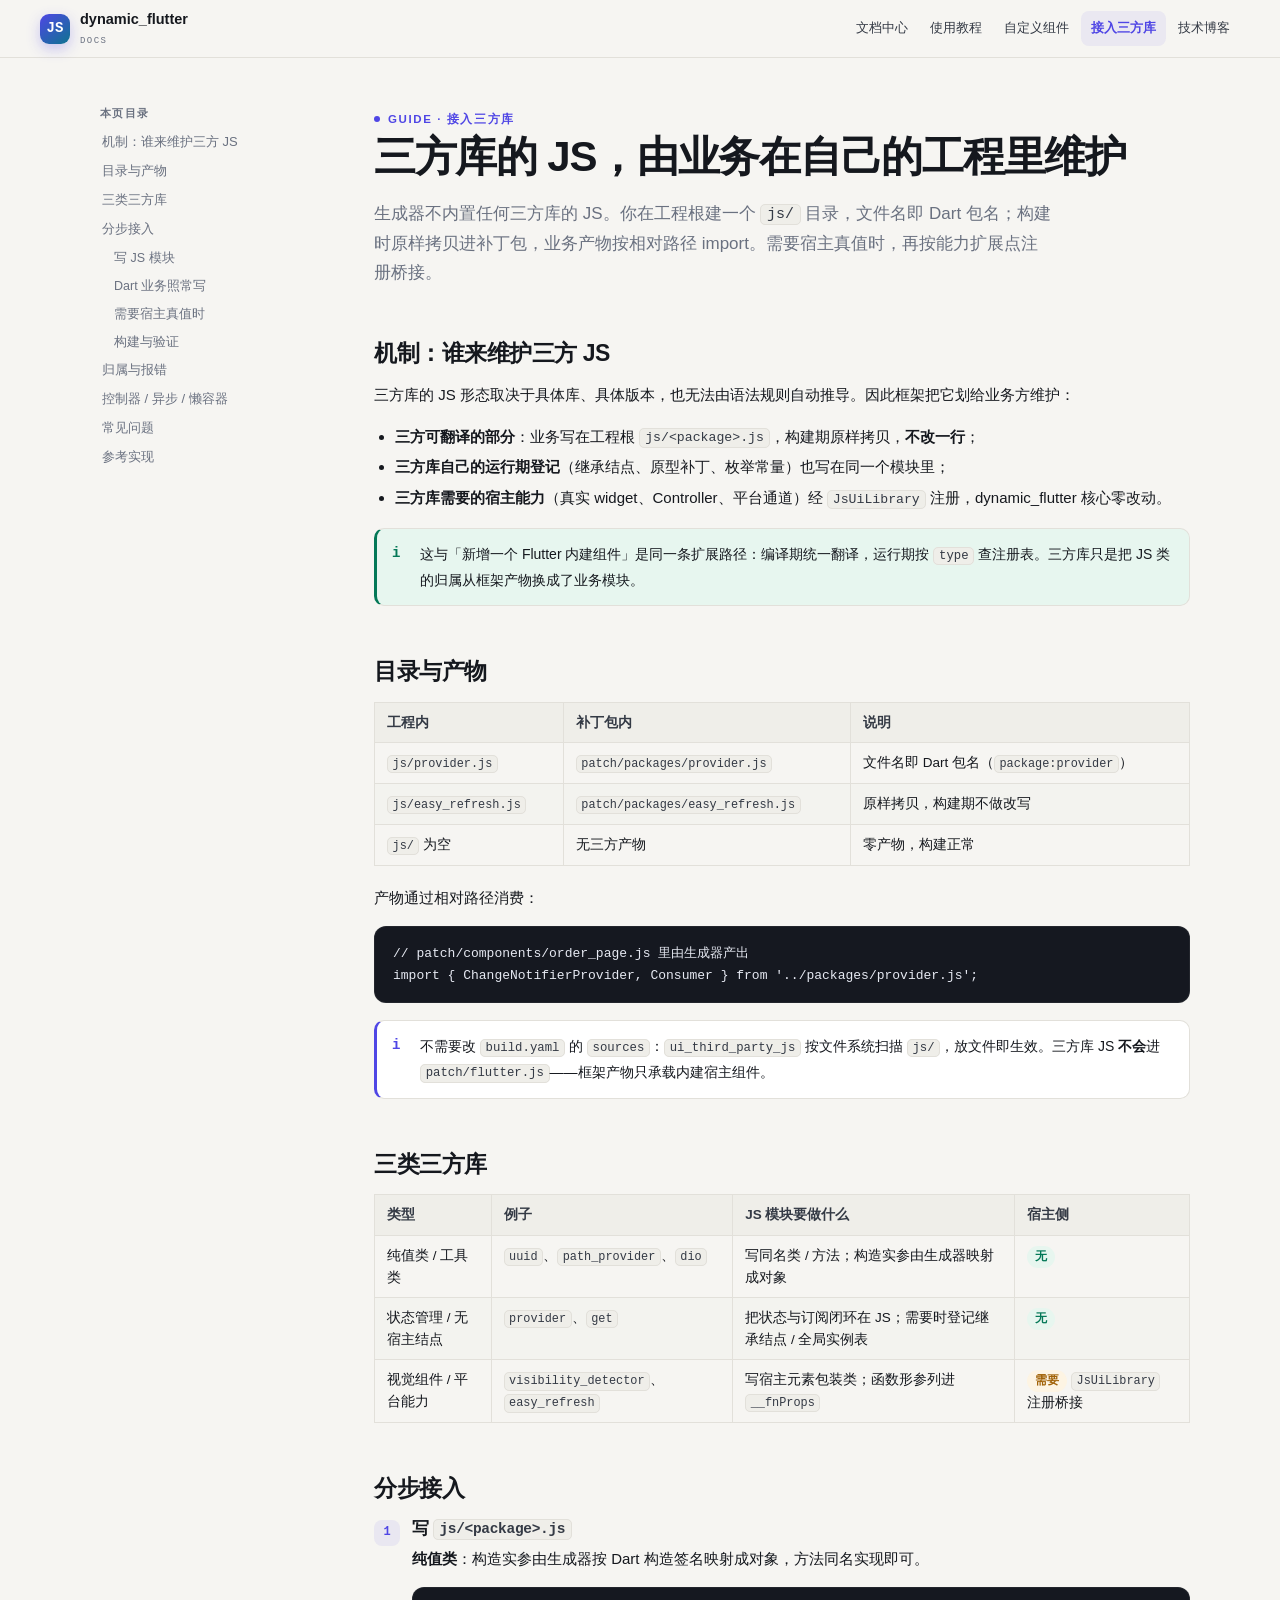
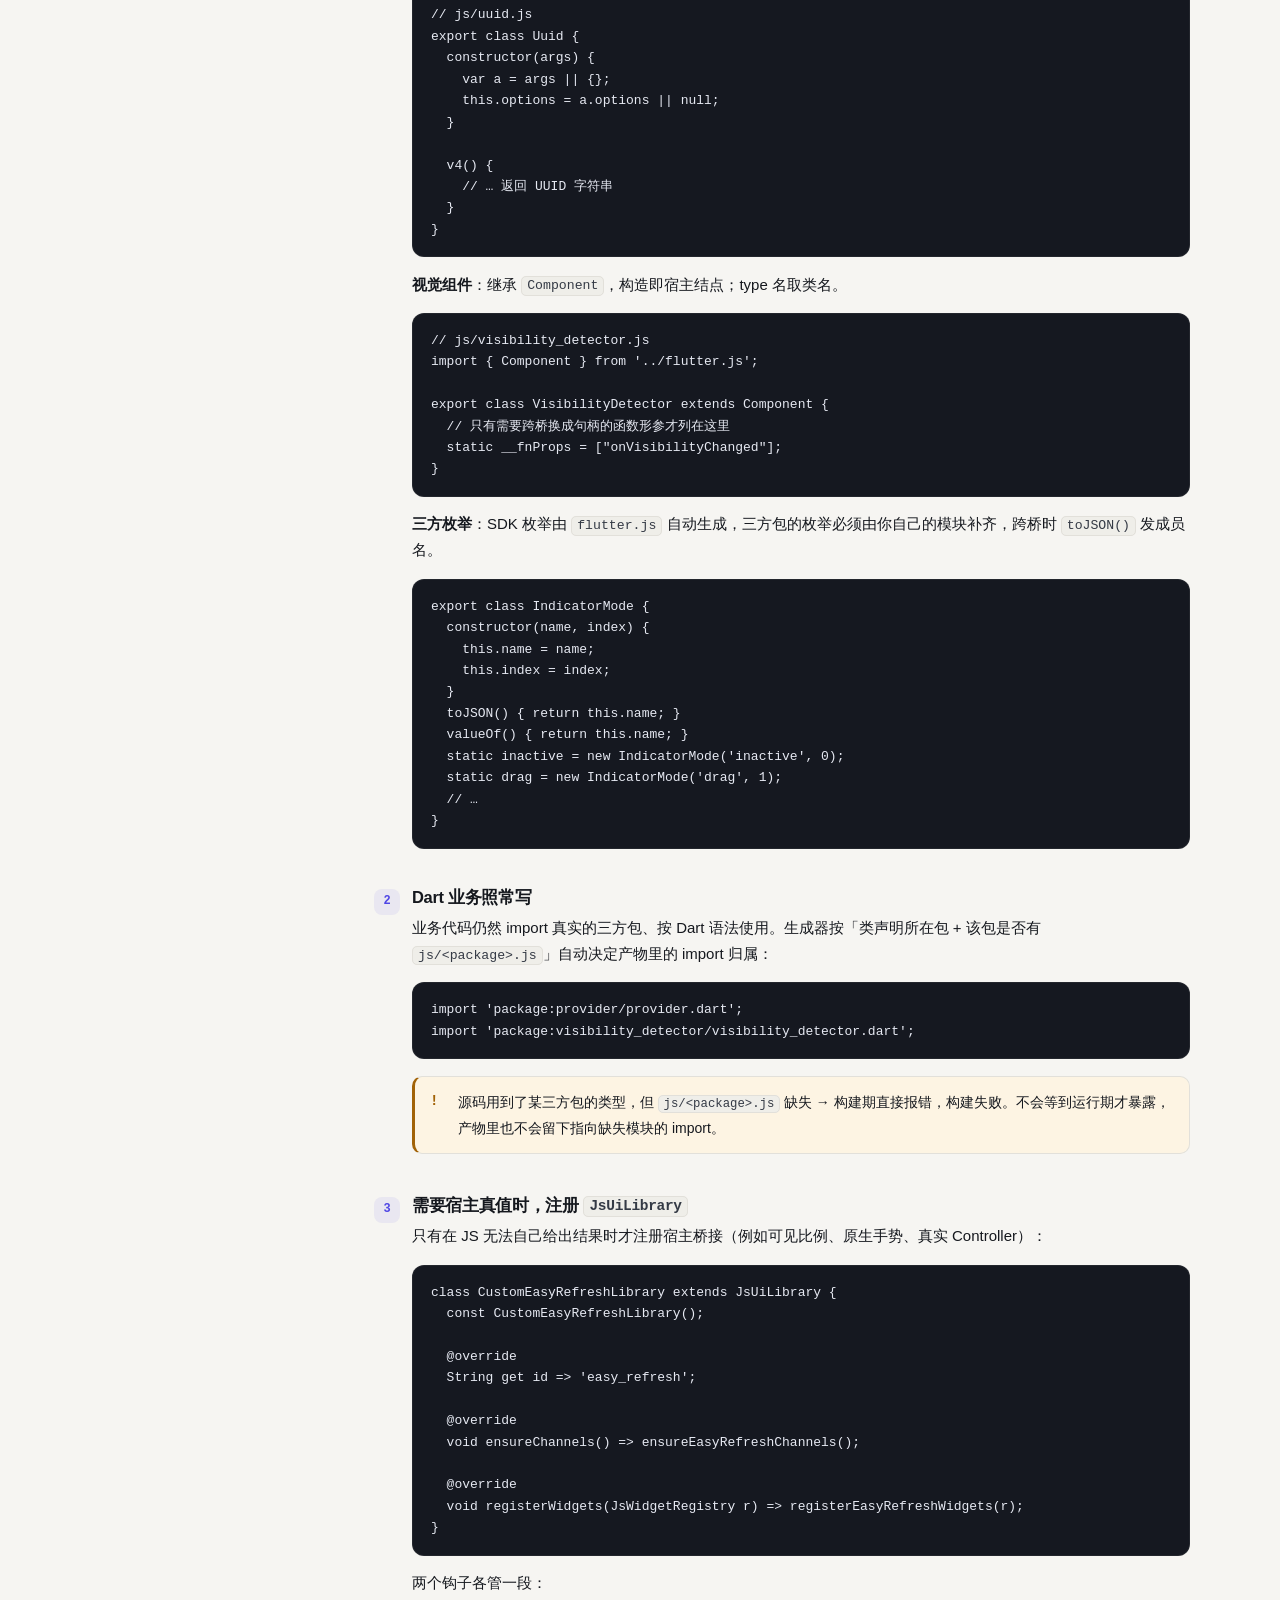
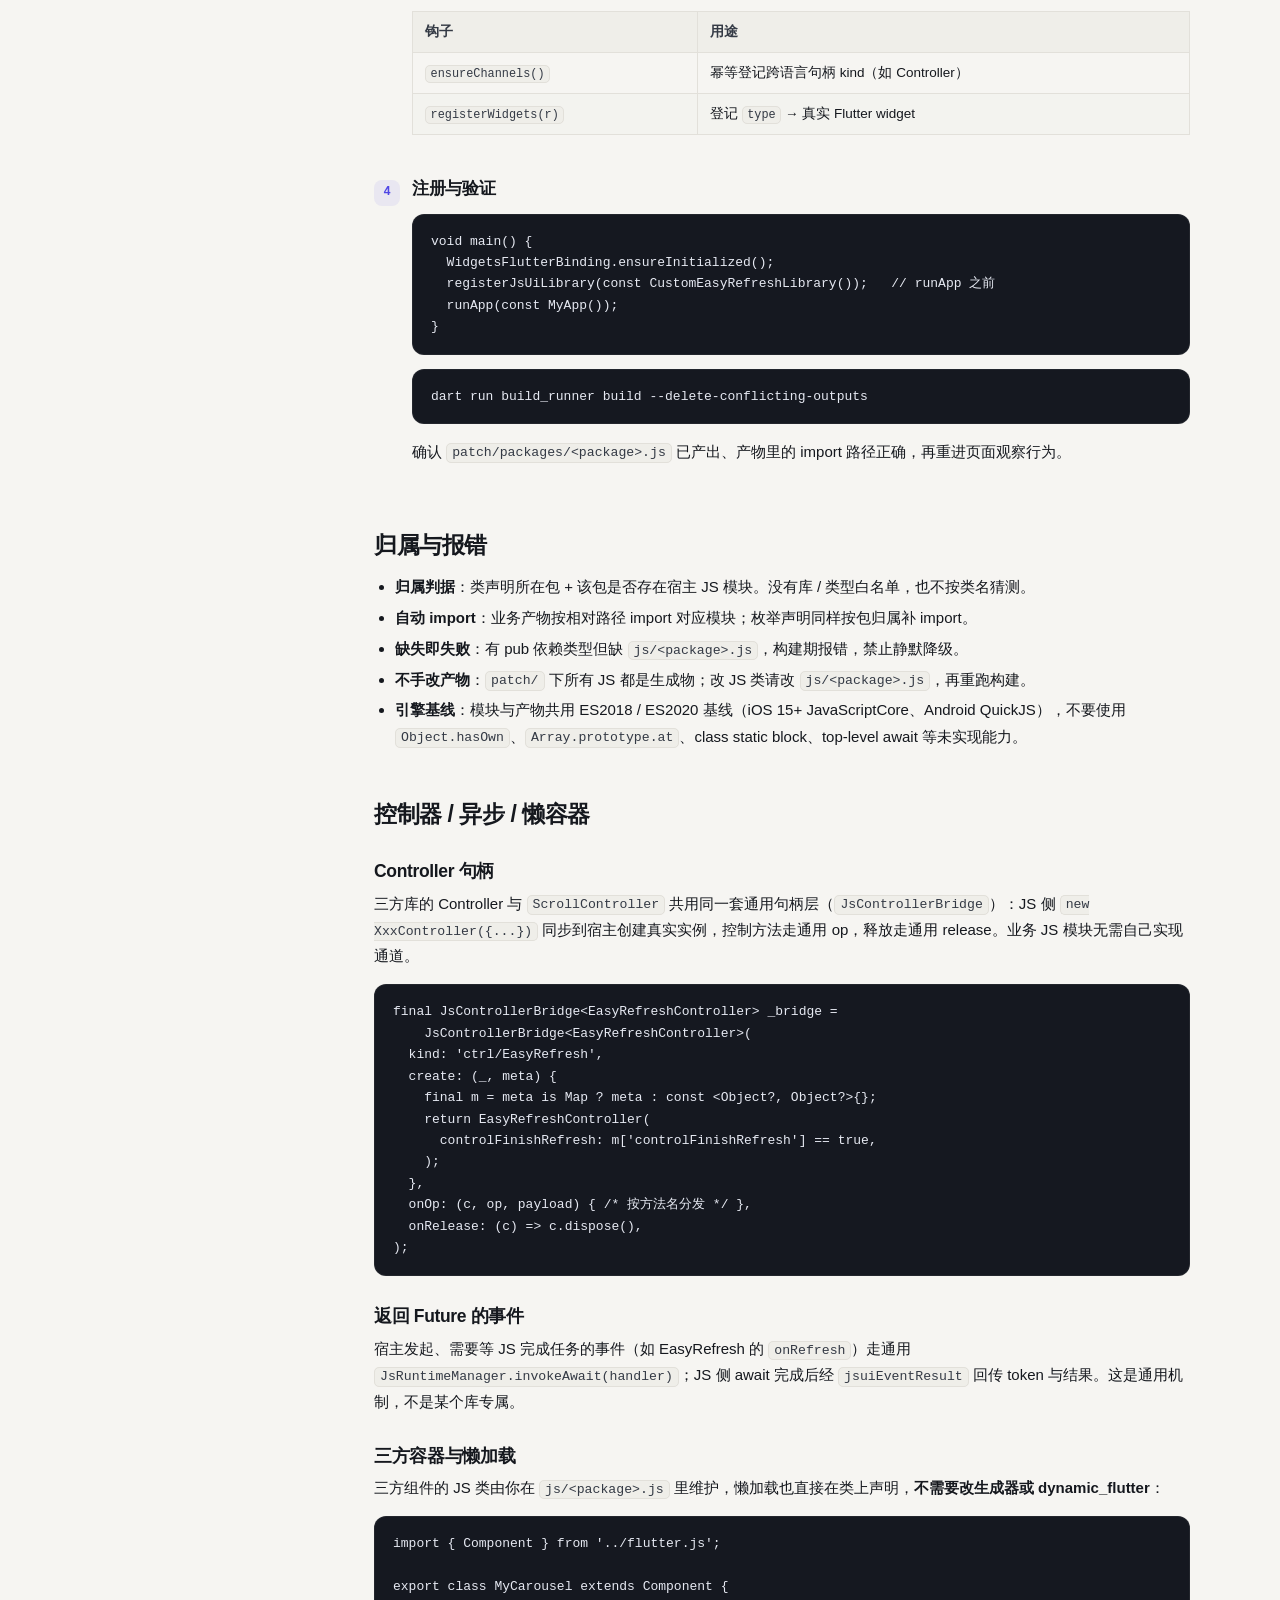
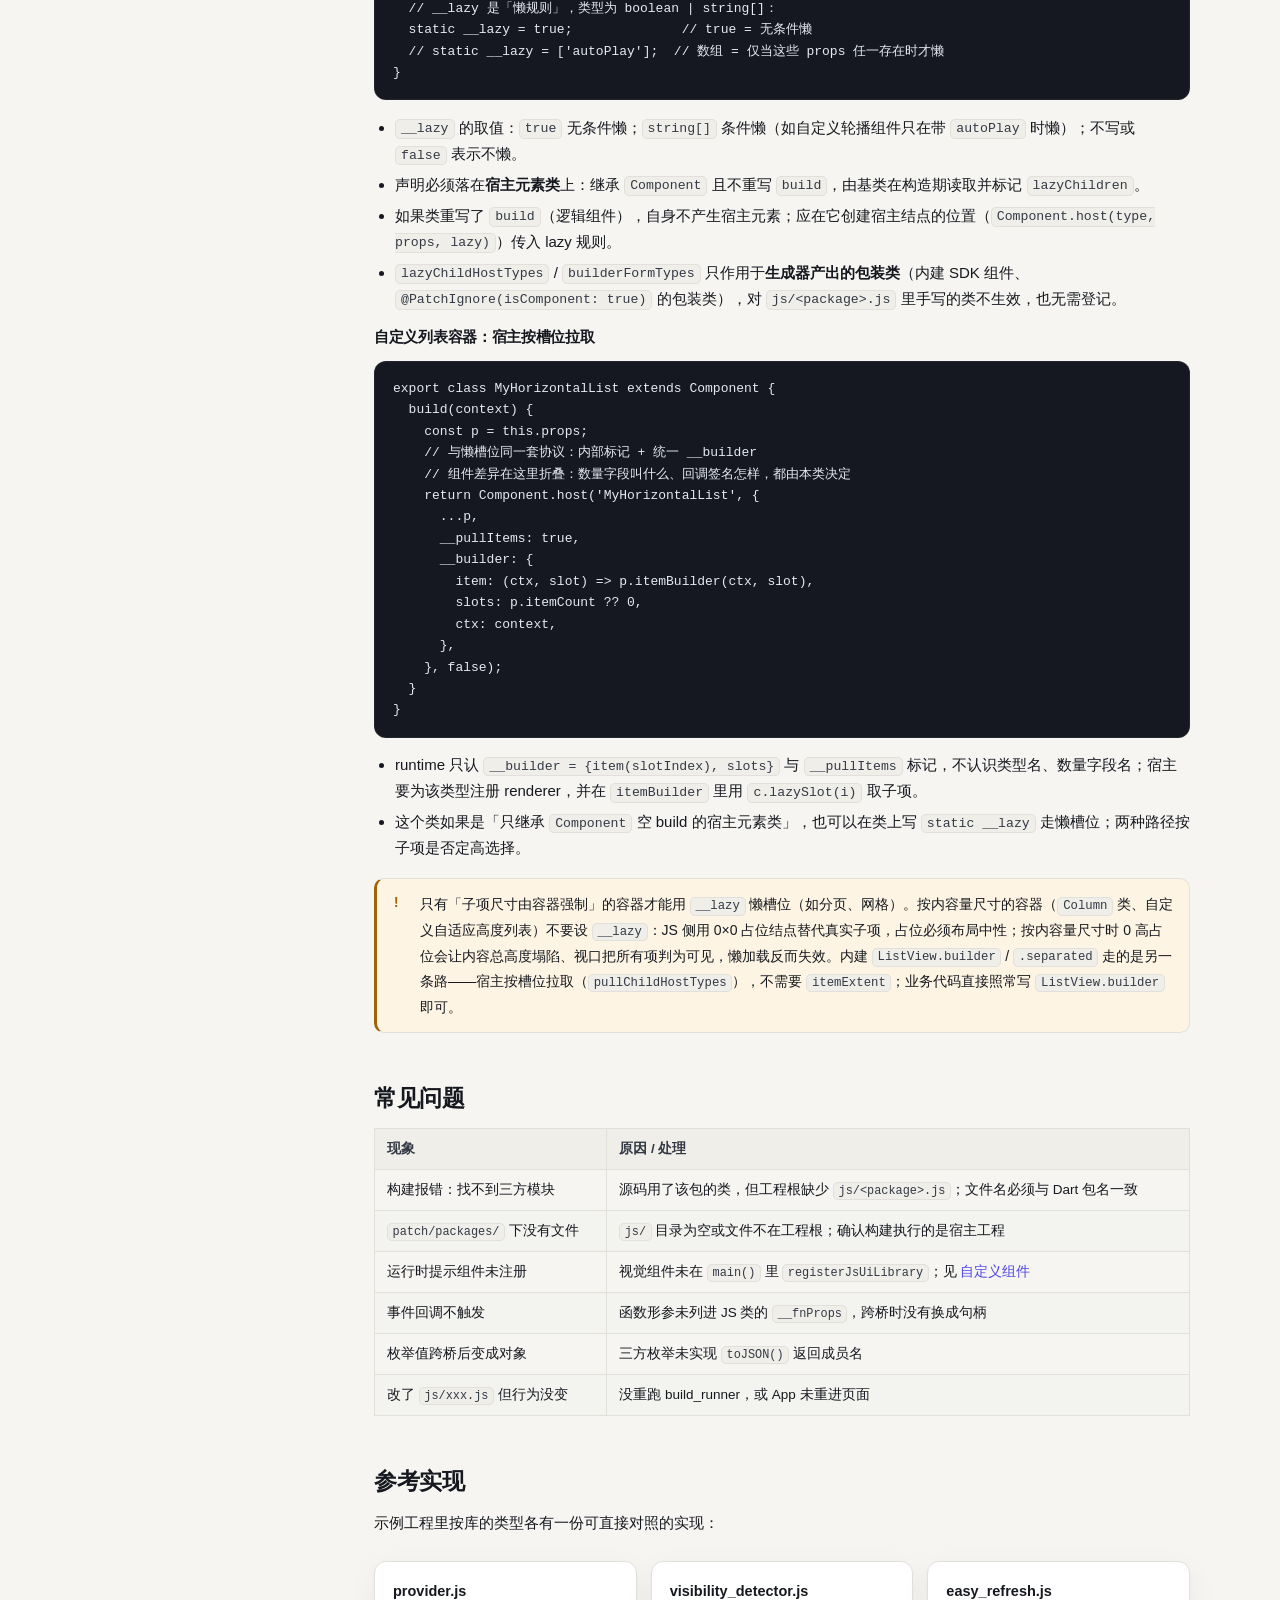
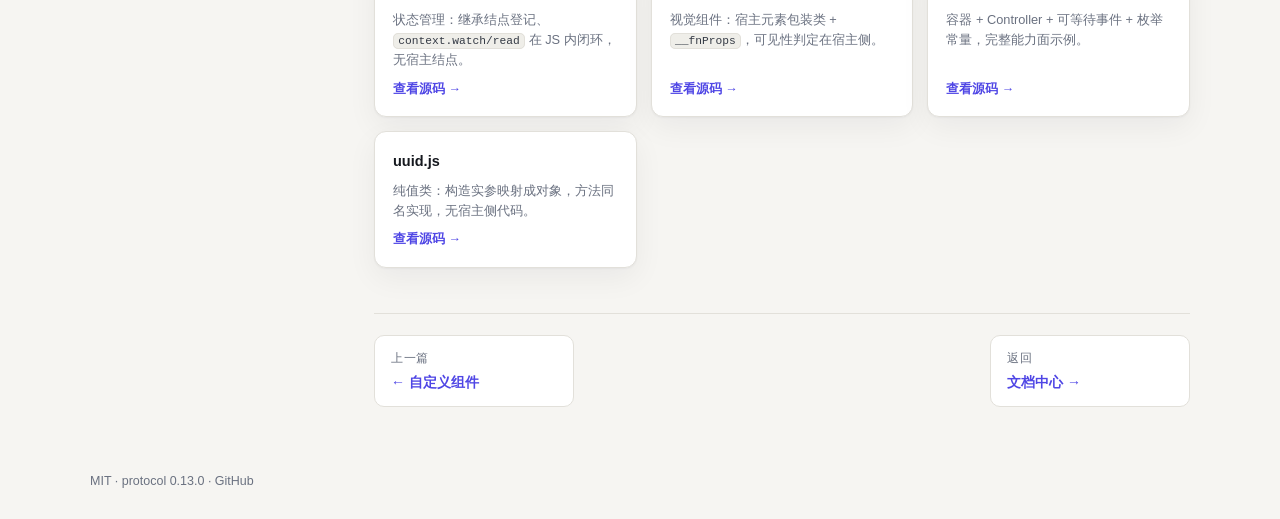
<file: docs/blog/third-party.html>
<!DOCTYPE html>
<html lang="zh-CN">
<head>
<meta charset="utf-8">
<meta name="viewport" content="width=device-width, initial-scale=1">
<title>接入三方库 · dynamic_flutter</title>
<meta name="description" content="dynamic_flutter 三方库接入指南：js/ 目录约定、构建期归属规则、值类 / 状态库 / 视觉组件三类接入方式与常见问题。">
<meta name="color-scheme" content="light dark">
<link rel="icon" href="data:image/svg+xml,%3Csvg xmlns='http://www.w3.org/2000/svg' viewBox='0 0 32 32'%3E%3Crect width='32' height='32' rx='8' fill='%234f46e5'/%3E%3Cpath d='M18 4 7 19h8l-1 9 11-15h-8l1-9z' fill='white'/%3E%3C/svg%3E">
<link rel="stylesheet" href="blog.css">
</head>
<body>

<header class="topbar">
  <a class="brand" href="index.html">
    <span class="brand-mark">JS</span>
    <span>dynamic_flutter<small>Docs</small></span>
  </a>
  <nav class="topnav" aria-label="站内导航">
    <a href="index.html">文档中心</a>
    <a href="getting-started.html">使用教程</a>
    <a href="custom-components.html">自定义组件</a>
    <a class="active" href="third-party.html">接入三方库</a>
    <a href="tech-blog.html">技术博客</a>
  </nav>
</header>

<div class="wrap">
  <aside class="toc" aria-label="本页目录">
    <div class="toc-title">本页目录</div>
    <a href="#why">机制：谁来维护三方 JS</a>
    <a href="#layout">目录与产物</a>
    <a href="#kinds">三类三方库</a>
    <a href="#steps">分步接入</a>
    <a class="sub" href="#js-module">写 JS 模块</a>
    <a class="sub" href="#dart-side">Dart 业务照常写</a>
    <a class="sub" href="#host-side">需要宿主真值时</a>
    <a class="sub" href="#build">构建与验证</a>
    <a href="#resolution">归属与报错</a>
    <a href="#advanced">控制器 / 异步 / 懒容器</a>
    <a href="#faq">常见问题</a>
    <a href="#examples">参考实现</a>
  </aside>

  <article>
    <span class="kicker">Guide · 接入三方库</span>
    <h1>三方库的 JS，由业务在自己的工程里维护</h1>
    <p class="lead">生成器不内置任何三方库的 JS。你在工程根建一个 <code>js/</code> 目录，文件名即 Dart 包名；构建时原样拷贝进补丁包，业务产物按相对路径 import。需要宿主真值时，再按能力扩展点注册桥接。</p>

    <h2 id="why">机制：谁来维护三方 JS</h2>
    <p>三方库的 JS 形态取决于具体库、具体版本，也无法由语法规则自动推导。因此框架把它划给业务方维护：</p>
    <ul>
      <li><strong>三方可翻译的部分</strong>：业务写在工程根 <code>js/&lt;package&gt;.js</code>，构建期原样拷贝，<strong>不改一行</strong>；</li>
      <li><strong>三方库自己的运行期登记</strong>（继承结点、原型补丁、枚举常量）也写在同一个模块里；</li>
      <li><strong>三方库需要的宿主能力</strong>（真实 widget、Controller、平台通道）经 <code>JsUiLibrary</code> 注册，dynamic_flutter 核心零改动。</li>
    </ul>
    <div class="callout tip">
      <span class="ico">i</span>
      <div><p>这与「新增一个 Flutter 内建组件」是同一条扩展路径：编译期统一翻译，运行期按 <code>type</code> 查注册表。三方库只是把 JS 类的归属从框架产物换成了业务模块。</p></div>
    </div>

    <h2 id="layout">目录与产物</h2>
    <table>
      <thead><tr><th>工程内</th><th>补丁包内</th><th>说明</th></tr></thead>
      <tbody>
        <tr><td><code>js/provider.js</code></td><td><code>patch/packages/provider.js</code></td><td>文件名即 Dart 包名（<code>package:provider</code>）</td></tr>
        <tr><td><code>js/easy_refresh.js</code></td><td><code>patch/packages/easy_refresh.js</code></td><td>原样拷贝，构建期不做改写</td></tr>
        <tr><td><code>js/</code> 为空</td><td>无三方产物</td><td>零产物，构建正常</td></tr>
      </tbody>
    </table>
    <p>产物通过相对路径消费：</p>
    <pre><code>// patch/components/order_page.js 里由生成器产出
import { ChangeNotifierProvider, Consumer } from '../packages/provider.js';</code></pre>
    <div class="callout">
      <span class="ico">i</span>
      <div><p>不需要改 <code>build.yaml</code> 的 <code>sources</code>：<code>ui_third_party_js</code> 按文件系统扫描 <code>js/</code>，放文件即生效。三方库 JS <strong>不会</strong>进 <code>patch/flutter.js</code>——框架产物只承载内建宿主组件。</p></div>
    </div>

    <h2 id="kinds">三类三方库</h2>
    <table>
      <thead><tr><th>类型</th><th>例子</th><th>JS 模块要做什么</th><th>宿主侧</th></tr></thead>
      <tbody>
        <tr>
          <td>纯值类 / 工具类</td>
          <td><code>uuid</code>、<code>path_provider</code>、<code>dio</code></td>
          <td>写同名类 / 方法；构造实参由生成器映射成对象</td>
          <td><span class="tag green">无</span></td>
        </tr>
        <tr>
          <td>状态管理 / 无宿主结点</td>
          <td><code>provider</code>、<code>get</code></td>
          <td>把状态与订阅闭环在 JS；需要时登记继承结点 / 全局实例表</td>
          <td><span class="tag green">无</span></td>
        </tr>
        <tr>
          <td>视觉组件 / 平台能力</td>
          <td><code>visibility_detector</code>、<code>easy_refresh</code></td>
          <td>写宿主元素包装类；函数形参列进 <code>__fnProps</code></td>
          <td><span class="tag amber">需要</span> <code>JsUiLibrary</code> 注册桥接</td>
        </tr>
      </tbody>
    </table>

    <h2 id="steps">分步接入</h2>

    <div class="step" id="js-module">
      <div class="step-num">1</div>
      <div>
        <h3>写 <code>js/&lt;package&gt;.js</code></h3>
        <p><strong>纯值类</strong>：构造实参由生成器按 Dart 构造签名映射成对象，方法同名实现即可。</p>
        <pre><code>// js/uuid.js
export class Uuid {
  constructor(args) {
    var a = args || {};
    this.options = a.options || null;
  }

  v4() {
    // … 返回 UUID 字符串
  }
}</code></pre>

        <p><strong>视觉组件</strong>：继承 <code>Component</code>，构造即宿主结点；type 名取类名。</p>
        <pre><code>// js/visibility_detector.js
import { Component } from '../flutter.js';

export class VisibilityDetector extends Component {
  // 只有需要跨桥换成句柄的函数形参才列在这里
  static __fnProps = ["onVisibilityChanged"];
}</code></pre>

        <p><strong>三方枚举</strong>：SDK 枚举由 <code>flutter.js</code> 自动生成，三方包的枚举必须由你自己的模块补齐，跨桥时 <code>toJSON()</code> 发成员名。</p>
        <pre><code>export class IndicatorMode {
  constructor(name, index) {
    this.name = name;
    this.index = index;
  }
  toJSON() { return this.name; }
  valueOf() { return this.name; }
  static inactive = new IndicatorMode('inactive', 0);
  static drag = new IndicatorMode('drag', 1);
  // …
}</code></pre>
      </div>
    </div>

    <div class="step" id="dart-side">
      <div class="step-num">2</div>
      <div>
        <h3>Dart 业务照常写</h3>
        <p>业务代码仍然 import 真实的三方包、按 Dart 语法使用。生成器按「类声明所在包 + 该包是否有 <code>js/&lt;package&gt;.js</code>」自动决定产物里的 import 归属：</p>
        <pre><code>import 'package:provider/provider.dart';
import 'package:visibility_detector/visibility_detector.dart';</code></pre>
        <div class="callout warn">
          <span class="ico">!</span>
          <div><p>源码用到了某三方包的类型，但 <code>js/&lt;package&gt;.js</code> 缺失 → 构建期直接报错，构建失败。不会等到运行期才暴露，产物里也不会留下指向缺失模块的 import。</p></div>
        </div>
      </div>
    </div>

    <div class="step" id="host-side">
      <div class="step-num">3</div>
      <div>
        <h3>需要宿主真值时，注册 <code>JsUiLibrary</code></h3>
        <p>只有在 JS 无法自己给出结果时才注册宿主桥接（例如可见比例、原生手势、真实 Controller）：</p>
        <pre><code>class CustomEasyRefreshLibrary extends JsUiLibrary {
  const CustomEasyRefreshLibrary();

  @override
  String get id =&gt; 'easy_refresh';

  @override
  void ensureChannels() =&gt; ensureEasyRefreshChannels();

  @override
  void registerWidgets(JsWidgetRegistry r) =&gt; registerEasyRefreshWidgets(r);
}</code></pre>
        <p>两个钩子各管一段：</p>
        <table>
          <thead><tr><th>钩子</th><th>用途</th></tr></thead>
          <tbody>
            <tr><td><code>ensureChannels()</code></td><td>幂等登记跨语言句柄 kind（如 Controller）</td></tr>
            <tr><td><code>registerWidgets(r)</code></td><td>登记 <code>type</code> → 真实 Flutter widget</td></tr>
          </tbody>
        </table>
      </div>
    </div>

    <div class="step" id="build">
      <div class="step-num">4</div>
      <div>
        <h3>注册与验证</h3>
        <pre><code>void main() {
  WidgetsFlutterBinding.ensureInitialized();
  registerJsUiLibrary(const CustomEasyRefreshLibrary());   // runApp 之前
  runApp(const MyApp());
}</code></pre>
        <pre><code>dart run build_runner build --delete-conflicting-outputs</code></pre>
        <p>确认 <code>patch/packages/&lt;package&gt;.js</code> 已产出、产物里的 import 路径正确，再重进页面观察行为。</p>
      </div>
    </div>

    <h2 id="resolution">归属与报错</h2>
    <ul>
      <li><strong>归属判据</strong>：类声明所在包 + 该包是否存在宿主 JS 模块。没有库 / 类型白名单，也不按类名猜测。</li>
      <li><strong>自动 import</strong>：业务产物按相对路径 import 对应模块；枚举声明同样按包归属补 import。</li>
      <li><strong>缺失即失败</strong>：有 pub 依赖类型但缺 <code>js/&lt;package&gt;.js</code>，构建期报错，禁止静默降级。</li>
      <li><strong>不手改产物</strong>：<code>patch/</code> 下所有 JS 都是生成物；改 JS 类请改 <code>js/&lt;package&gt;.js</code>，再重跑构建。</li>
      <li><strong>引擎基线</strong>：模块与产物共用 ES2018 / ES2020 基线（iOS 15+ JavaScriptCore、Android QuickJS），不要使用 <code>Object.hasOwn</code>、<code>Array.prototype.at</code>、class static block、top-level await 等未实现能力。</li>
    </ul>

    <h2 id="advanced">控制器 / 异步 / 懒容器</h2>
    <h3>Controller 句柄</h3>
    <p>三方库的 Controller 与 <code>ScrollController</code> 共用同一套通用句柄层（<code>JsControllerBridge</code>）：JS 侧 <code>new XxxController({...})</code> 同步到宿主创建真实实例，控制方法走通用 op，释放走通用 release。业务 JS 模块无需自己实现通道。</p>
    <pre><code>final JsControllerBridge&lt;EasyRefreshController&gt; _bridge =
    JsControllerBridge&lt;EasyRefreshController&gt;(
  kind: 'ctrl/EasyRefresh',
  create: (_, meta) {
    final m = meta is Map ? meta : const &lt;Object?, Object?&gt;{};
    return EasyRefreshController(
      controlFinishRefresh: m['controlFinishRefresh'] == true,
    );
  },
  onOp: (c, op, payload) { /* 按方法名分发 */ },
  onRelease: (c) =&gt; c.dispose(),
);</code></pre>

    <h3>返回 Future 的事件</h3>
    <p>宿主发起、需要等 JS 完成任务的事件（如 EasyRefresh 的 <code>onRefresh</code>）走通用 <code>JsRuntimeManager.invokeAwait(handler)</code>；JS 侧 await 完成后经 <code>jsuiEventResult</code> 回传 token 与结果。这是通用机制，不是某个库专属。</p>

    <h3>三方容器与懒加载</h3>
    <p>三方组件的 JS 类由你在 <code>js/&lt;package&gt;.js</code> 里维护，懒加载也直接在类上声明，<strong>不需要改生成器或 dynamic_flutter</strong>：</p>
    <pre><code>import { Component } from '../flutter.js';

export class MyCarousel extends Component {
  // __lazy 是「懒规则」，类型为 boolean | string[]：
  static __lazy = true;              // true = 无条件懒
  // static __lazy = ['autoPlay'];  // 数组 = 仅当这些 props 任一存在时才懒
}</code></pre>
    <ul>
      <li><code>__lazy</code> 的取值：<code>true</code> 无条件懒；<code>string[]</code> 条件懒（如自定义轮播组件只在带 <code>autoPlay</code> 时懒）；不写或 <code>false</code> 表示不懒。</li>
      <li>声明必须落在<strong>宿主元素类</strong>上：继承 <code>Component</code> 且不重写 <code>build</code>，由基类在构造期读取并标记 <code>lazyChildren</code>。</li>
      <li>如果类重写了 <code>build</code>（逻辑组件），自身不产生宿主元素；应在它创建宿主结点的位置（<code>Component.host(type, props, lazy)</code>）传入 lazy 规则。</li>
      <li><code>lazyChildHostTypes</code> / <code>builderFormTypes</code> 只作用于<strong>生成器产出的包装类</strong>（内建 SDK 组件、<code>@PatchIgnore(isComponent: true)</code> 的包装类），对 <code>js/&lt;package&gt;.js</code> 里手写的类不生效，也无需登记。</li>
    </ul>

    <h4>自定义列表容器：宿主按槽位拉取</h4>
    <pre><code>export class MyHorizontalList extends Component {
  build(context) {
    const p = this.props;
    // 与懒槽位同一套协议：内部标记 + 统一 __builder
    // 组件差异在这里折叠：数量字段叫什么、回调签名怎样，都由本类决定
    return Component.host('MyHorizontalList', {
      ...p,
      __pullItems: true,
      __builder: {
        item: (ctx, slot) => p.itemBuilder(ctx, slot),
        slots: p.itemCount ?? 0,
        ctx: context,
      },
    }, false);
  }
}</code></pre>
    <ul>
      <li>runtime 只认 <code>__builder = {item(slotIndex), slots}</code> 与 <code>__pullItems</code> 标记，不认识类型名、数量字段名；宿主要为该类型注册 renderer，并在 <code>itemBuilder</code> 里用 <code>c.lazySlot(i)</code> 取子项。</li>
      <li>这个类如果是「只继承 <code>Component</code> 空 build 的宿主元素类」，也可以在类上写 <code>static __lazy</code> 走懒槽位；两种路径按子项是否定高选择。</li>
    </ul>
    <div class="callout warn">
      <span class="ico">!</span>
      <div><p>只有「子项尺寸由容器强制」的容器才能用 <code>__lazy</code> 懒槽位（如分页、网格）。按内容量尺寸的容器（<code>Column</code> 类、自定义自适应高度列表）不要设 <code>__lazy</code>：JS 侧用 0×0 占位结点替代真实子项，占位必须布局中性；按内容量尺寸时 0 高占位会让内容总高度塌陷、视口把所有项判为可见，懒加载反而失效。内建 <code>ListView.builder</code> / <code>.separated</code> 走的是另一条路——宿主按槽位拉取（<code>pullChildHostTypes</code>），不需要 <code>itemExtent</code>；业务代码直接照常写 <code>ListView.builder</code> 即可。</p></div>
    </div>

    <h2 id="faq">常见问题</h2>
    <table>
      <thead><tr><th>现象</th><th>原因 / 处理</th></tr></thead>
      <tbody>
        <tr><td>构建报错：找不到三方模块</td><td>源码用了该包的类，但工程根缺少 <code>js/&lt;package&gt;.js</code>；文件名必须与 Dart 包名一致</td></tr>
        <tr><td><code>patch/packages/</code> 下没有文件</td><td><code>js/</code> 目录为空或文件不在工程根；确认构建执行的是宿主工程</td></tr>
        <tr><td>运行时提示组件未注册</td><td>视觉组件未在 <code>main()</code> 里 <code>registerJsUiLibrary</code>；见 <a href="custom-components.html">自定义组件</a></td></tr>
        <tr><td>事件回调不触发</td><td>函数形参未列进 JS 类的 <code>__fnProps</code>，跨桥时没有换成句柄</td></tr>
        <tr><td>枚举值跨桥后变成对象</td><td>三方枚举未实现 <code>toJSON()</code> 返回成员名</td></tr>
        <tr><td>改了 <code>js/xxx.js</code> 但行为没变</td><td>没重跑 build_runner，或 App 未重进页面</td></tr>
      </tbody>
    </table>

    <h2 id="examples">参考实现</h2>
    <p>示例工程里按库的类型各有一份可直接对照的实现：</p>
    <div class="cards">
      <a class="card" href="https://github.com/JDongKhan/dynamic_flutter/blob/main/example/js/provider.js" target="_blank" rel="noopener">
        <b>provider.js</b>
        <span>状态管理：继承结点登记、<code>context.watch/read</code> 在 JS 内闭环，无宿主结点。</span>
        <span class="go">查看源码 →</span>
      </a>
      <a class="card" href="https://github.com/JDongKhan/dynamic_flutter/blob/main/example/js/visibility_detector.js" target="_blank" rel="noopener">
        <b>visibility_detector.js</b>
        <span>视觉组件：宿主元素包装类 + <code>__fnProps</code>，可见性判定在宿主侧。</span>
        <span class="go">查看源码 →</span>
      </a>
      <a class="card" href="https://github.com/JDongKhan/dynamic_flutter/blob/main/example/js/easy_refresh.js" target="_blank" rel="noopener">
        <b>easy_refresh.js</b>
        <span>容器 + Controller + 可等待事件 + 枚举常量，完整能力面示例。</span>
        <span class="go">查看源码 →</span>
      </a>
      <a class="card" href="https://github.com/JDongKhan/dynamic_flutter/blob/main/example/js/uuid.js" target="_blank" rel="noopener">
        <b>uuid.js</b>
        <span>纯值类：构造实参映射成对象，方法同名实现，无宿主侧代码。</span>
        <span class="go">查看源码 →</span>
      </a>
    </div>

    <nav class="pager">
      <a href="custom-components.html"><small>上一篇</small><b>← 自定义组件</b></a>
      <a href="index.html"><small>返回</small><b>文档中心 →</b></a>
    </nav>
  </article>
</div>

<footer>
  <span>MIT · protocol 0.13.0 · </span>
  <a href="https://github.com/JDongKhan/dynamic_flutter" target="_blank" rel="noopener">GitHub</a>
</footer>

</body>
</html>
</file>
<file: docs/blog/blog.css>
/* ============================================================
   dynamic_flutter · 文档页共享样式
   与 tech-blog / index 保持同一套设计令牌
   ============================================================ */
:root{
  --bg:#f6f5f2;
  --surface:#ffffff;
  --surface-2:#efeee9;
  --ink:#15181e;
  --ink-2:#343a45;
  --muted:#6a7180;
  --line:#e2e0da;
  --line-strong:#cbc8bf;
  --accent:#4f46e5;
  --accent-2:#0e7490;
  --accent-soft:rgba(79,70,229,.075);
  --green:#047857;
  --green-soft:#e7f6ef;
  --amber:#a16207;
  --amber-soft:#fdf4e3;
  --red:#b42318;
  --red-soft:#fdeceb;
  --code-bg:#151820;
  --code-ink:#e6e9f2;
  --radius:14px;
  --shadow:0 1px 2px rgba(16,24,40,.04),0 10px 30px rgba(16,24,40,.055);
  --font-sans:-apple-system,BlinkMacSystemFont,"SF Pro Text","Segoe UI","PingFang SC","Hiragino Sans GB","Microsoft YaHei",sans-serif;
  --font-mono:"SFMono-Regular","JetBrains Mono","Cascadia Code",Menlo,Consolas,monospace;
}
@media (prefers-color-scheme: dark){
  :root{
    --bg:#0f1115;
    --surface:#161920;
    --surface-2:#1b1f28;
    --ink:#e9ebf1;
    --ink-2:#c3c8d4;
    --muted:#98a1b2;
    --line:#282e3a;
    --line-strong:#3b4352;
    --accent:#8f97ff;
    --accent-2:#38bdf8;
    --accent-soft:rgba(143,151,255,.11);
    --green:#34d399;
    --green-soft:rgba(52,211,153,.1);
    --amber:#fbbf24;
    --amber-soft:rgba(251,191,36,.1);
    --red:#fb7185;
    --red-soft:rgba(251,113,133,.1);
    --code-bg:#0b0d12;
    --shadow:0 1px 2px rgba(0,0,0,.25),0 18px 40px rgba(0,0,0,.28);
  }
}

*,*::before,*::after{box-sizing:border-box}
html{scroll-behavior:smooth;-webkit-text-size-adjust:100%}
body{
  margin:0;
  background:var(--bg);
  color:var(--ink);
  font-family:var(--font-sans);
  font-size:15px;
  line-height:1.75;
  -webkit-font-smoothing:antialiased;
}
a{color:var(--accent);text-decoration:none}
a:hover{text-decoration:underline;text-underline-offset:3px}
code,kbd,pre{font-family:var(--font-mono)}
code{
  font-size:.88em;
  background:var(--surface-2);
  border:1px solid var(--line);
  padding:.1em .38em;
  border-radius:5px;
  color:var(--ink-2);
  word-break:break-word;
}
pre{
  margin:1.1em 0;
  padding:16px 18px;
  overflow-x:auto;
  background:var(--code-bg);
  color:var(--code-ink);
  border:1px solid rgba(255,255,255,.06);
  border-radius:12px;
  font-size:13px;
  line-height:1.65;
}
pre code{background:none;border:0;padding:0;color:inherit;font-size:1em;white-space:pre}
h1,h2,h3,h4{color:var(--ink);letter-spacing:-.02em;line-height:1.3;margin:0}
h1{font-size:clamp(30px,4vw,42px);letter-spacing:-.03em}
h2{font-size:23px;margin:2.2em 0 .6em}
h3{font-size:17.5px;margin:1.7em 0 .45em}
h2:target,h3:target{scroll-margin-top:84px}
p{margin:0 0 1em}
ul,ol{margin:0 0 1em;padding-left:1.4em}
li+li{margin-top:.3em}
strong{font-weight:650}
hr{border:0;border-top:1px solid var(--line);margin:2.2em 0}

/* ---------- 顶栏 ---------- */
.topbar{
  position:sticky;top:0;z-index:50;
  display:flex;align-items:center;gap:18px;
  height:58px;padding:0 clamp(18px,4vw,40px);
  background:color-mix(in srgb,var(--bg) 94%,transparent);
  border-bottom:1px solid var(--line);
  backdrop-filter:blur(12px);
  -webkit-backdrop-filter:blur(12px);
}
.brand{display:flex;align-items:center;gap:10px;color:var(--ink);font-weight:700;font-size:14.5px}
.brand:hover{text-decoration:none}
.brand-mark{
  width:30px;height:30px;border-radius:9px;flex:0 0 auto;
  display:grid;place-items:center;
  background:linear-gradient(140deg,var(--accent),var(--accent-2));
  color:#fff;font-family:var(--font-mono);font-size:14px;font-weight:700;
  box-shadow:0 5px 14px rgba(79,70,229,.28);
}
.brand small{
  display:block;font-family:var(--font-mono);font-size:9px;letter-spacing:.16em;
  color:var(--muted);font-weight:500;text-transform:uppercase;margin-top:1px;
}
.topnav{margin-left:auto;display:flex;align-items:center;gap:2px;flex-wrap:wrap}
.topnav a{padding:6px 10px;border-radius:8px;font-size:13px;color:var(--ink-2);white-space:nowrap}
.topnav a:hover{background:var(--surface-2);color:var(--ink);text-decoration:none}
.topnav a.active{background:var(--accent-soft);color:var(--accent);font-weight:650}

/* ---------- 布局 ---------- */
.wrap{
  max-width:1180px;margin:0 auto;
  padding:46px clamp(18px,4vw,40px) 64px;
  display:grid;grid-template-columns:232px minmax(0,1fr);gap:52px;align-items:start;
}
.toc{position:sticky;top:82px;font-size:13px}
.toc-title{
  font-size:10.5px;font-weight:700;letter-spacing:.14em;text-transform:uppercase;
  color:var(--muted);padding:0 10px;margin-bottom:6px;
}
.toc a{
  display:block;padding:5px 10px;border-left:2px solid transparent;
  color:var(--muted);border-radius:0 6px 6px 0;line-height:1.45;
}
.toc a:hover{color:var(--ink);background:var(--surface-2);text-decoration:none}
.toc a.sub{padding-left:22px;font-size:12.5px}
article{min-width:0}

/* ---------- 标题区 ---------- */
.kicker{
  display:inline-flex;align-items:center;gap:8px;
  font-size:11.5px;font-weight:700;letter-spacing:.14em;text-transform:uppercase;
  color:var(--accent);
}
.kicker::before{content:"";width:6px;height:6px;border-radius:50%;background:var(--accent)}
.lead{font-size:17px;color:var(--muted);max-width:72ch;margin:14px 0 0}

/* ---------- 标签 ---------- */
.tag{
  display:inline-block;padding:1px 8px;border-radius:999px;
  font-size:11.5px;font-weight:700;line-height:1.7;
  background:var(--accent-soft);color:var(--accent);white-space:nowrap;
}
.tag.green{background:var(--green-soft);color:var(--green)}
.tag.amber{background:var(--amber-soft);color:var(--amber)}
.tag.red{background:var(--red-soft);color:var(--red)}

/* ---------- 表格 ---------- */
table{
  width:100%;border-collapse:collapse;margin:1.1em 0 1.4em;
  font-size:13.5px;line-height:1.6;
}
th,td{padding:9px 12px;border:1px solid var(--line);text-align:left;vertical-align:top}
th{background:var(--surface-2);font-weight:650;color:var(--ink-2);white-space:nowrap}
td code{white-space:nowrap}
tbody tr:nth-child(even) td{background:color-mix(in srgb,var(--surface-2) 42%,transparent)}

/* ---------- 提示块 ---------- */
.callout{
  display:grid;grid-template-columns:18px minmax(0,1fr);gap:10px;
  margin:1.2em 0;padding:13px 15px;
  border:1px solid var(--line);border-left:3px solid var(--accent);
  border-radius:10px;background:var(--surface);font-size:14px;
}
.callout .ico{font-family:var(--font-mono);font-weight:700;color:var(--accent);line-height:1.6}
.callout p:last-child{margin-bottom:0}
.callout.tip{border-left-color:var(--green);background:var(--green-soft)}
.callout.tip .ico{color:var(--green)}
.callout.warn{border-left-color:var(--amber);background:var(--amber-soft)}
.callout.warn .ico{color:var(--amber)}
.callout.danger{border-left-color:var(--red);background:var(--red-soft)}
.callout.danger .ico{color:var(--red)}

/* ---------- 卡片 ---------- */
.cards{display:grid;gap:14px;grid-template-columns:repeat(auto-fit,minmax(230px,1fr));margin:1.6em 0}
.card{
  display:flex;flex-direction:column;gap:6px;
  padding:17px 18px;border:1px solid var(--line);border-radius:12px;
  background:var(--surface);box-shadow:var(--shadow);color:inherit;
  transition:transform .16s ease,border-color .16s ease;
}
.card:hover{transform:translateY(-2px);border-color:var(--accent);text-decoration:none}
.card b{font-size:14.5px}
.card span{font-size:12.8px;color:var(--muted);line-height:1.55}
.card .go{color:var(--accent);font-size:12.5px;font-weight:700;margin-top:auto;padding-top:4px}

/* ---------- 步骤 ---------- */
.step{
  display:grid;grid-template-columns:26px minmax(0,1fr);gap:12px;
  margin:0 0 1.6em;
}
.step-num{
  width:26px;height:26px;border-radius:8px;display:grid;place-items:center;
  background:var(--accent-soft);color:var(--accent);
  font-family:var(--font-mono);font-size:12px;font-weight:700;margin-top:2px;
}
.step h3{margin:0 0 .4em;font-size:16.5px}

/* ---------- 页脚 / 翻页 ---------- */
.pager{
  display:flex;justify-content:space-between;gap:14px;flex-wrap:wrap;
  margin-top:3em;padding-top:1.4em;border-top:1px solid var(--line);
}
.pager a{
  display:flex;flex-direction:column;gap:2px;
  padding:12px 16px;border:1px solid var(--line);border-radius:10px;
  background:var(--surface);min-width:200px;
}
.pager a:hover{border-color:var(--accent);text-decoration:none}
.pager small{color:var(--muted);font-size:11.5px;letter-spacing:.06em}
.pager b{font-size:14px}
footer{
  max-width:1180px;margin:0 auto;padding:0 clamp(18px,4vw,40px) 40px;
  color:var(--muted);font-size:12.5px;
}
footer a{color:var(--muted)}
footer a:hover{color:var(--accent)}

@media (max-width:900px){
  .wrap{grid-template-columns:minmax(0,1fr);gap:0;padding-top:32px}
  .toc{display:none}
  .topnav{display:none}
  table{font-size:13px}
  th,td{padding:8px 9px}
}
</file>
